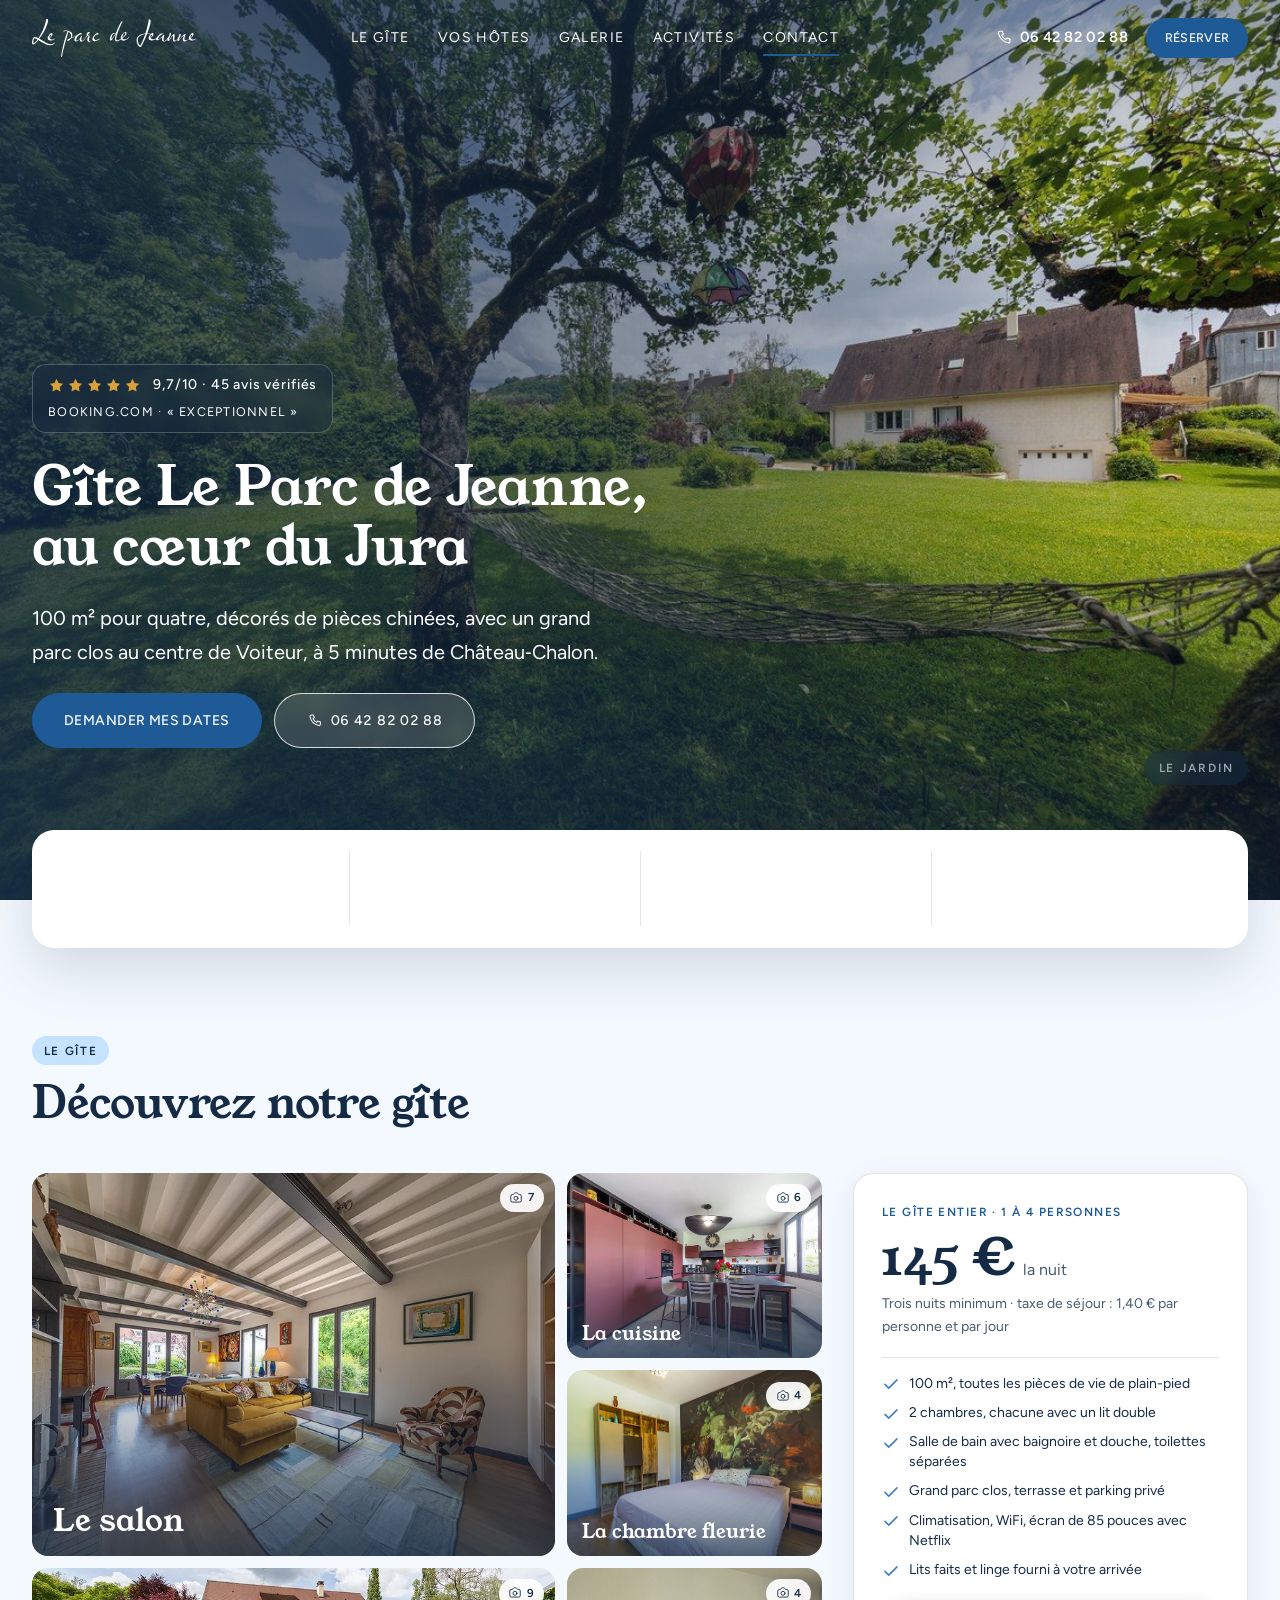
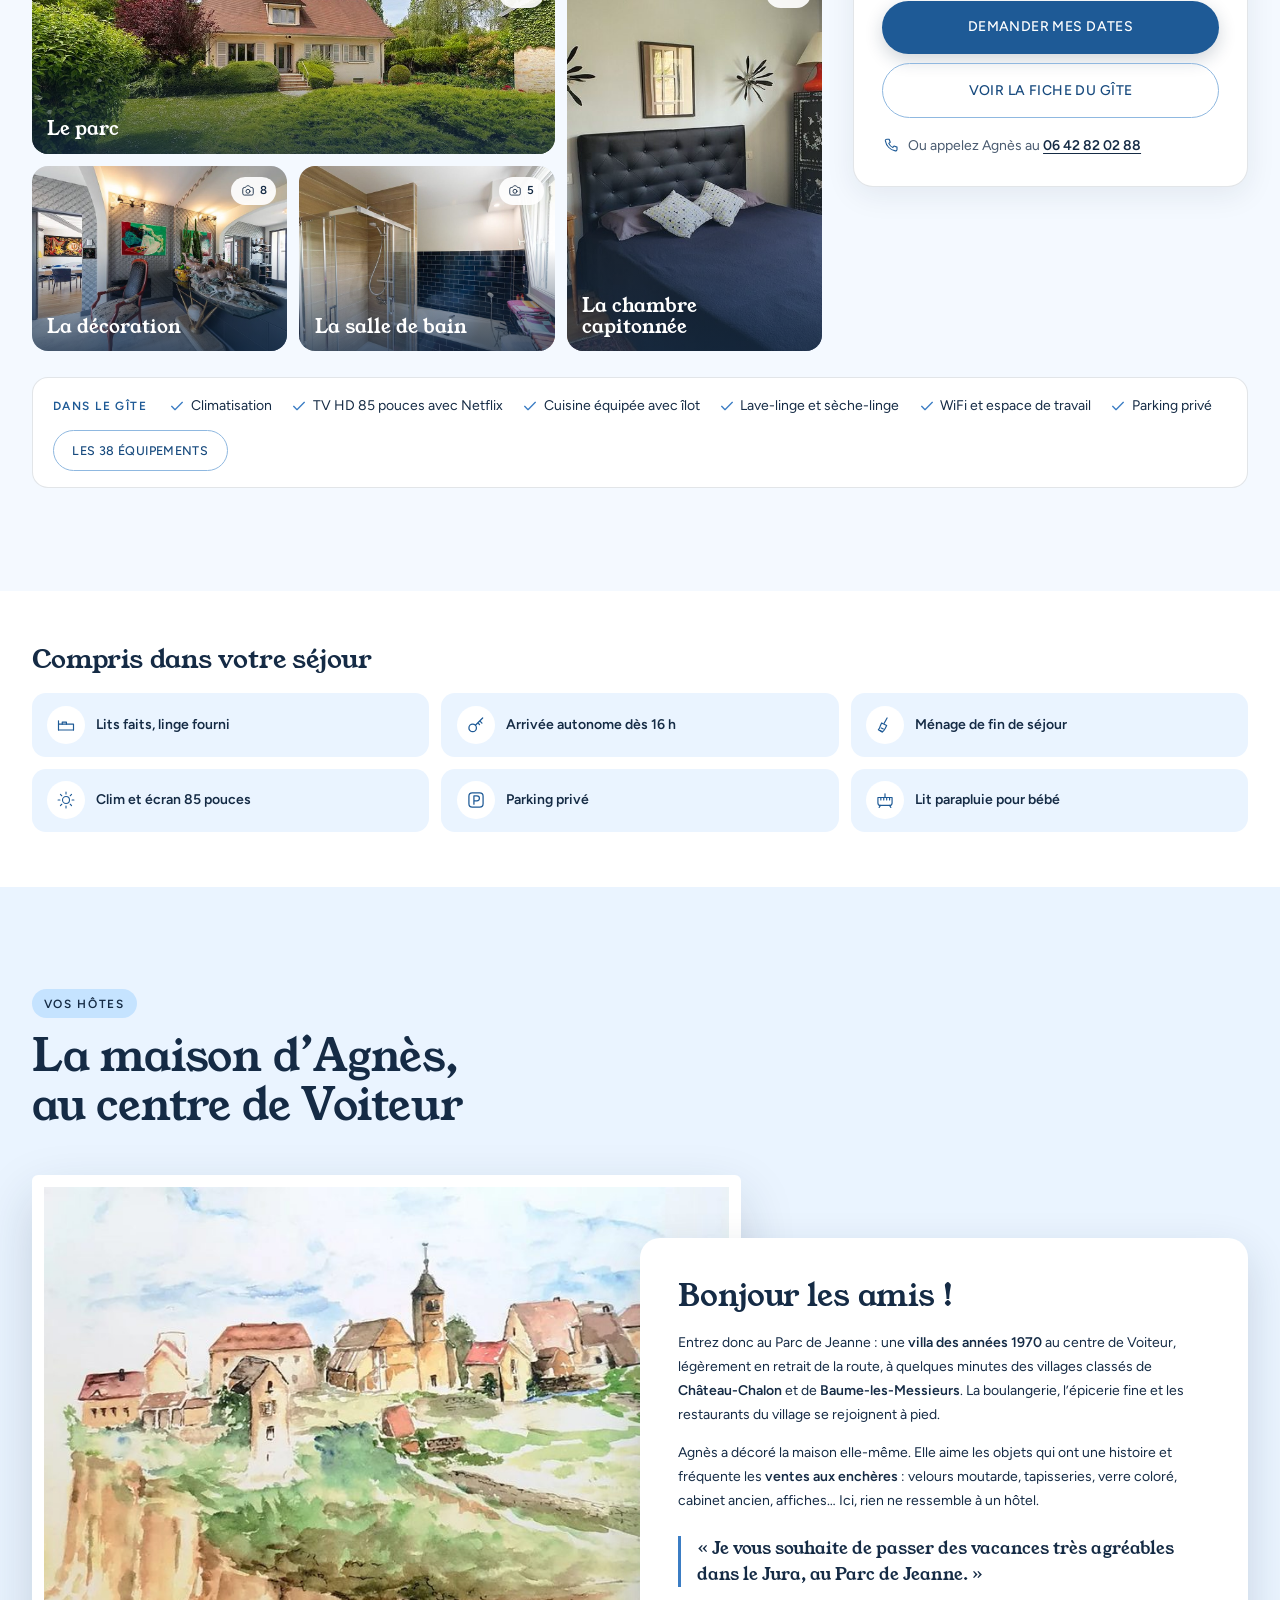
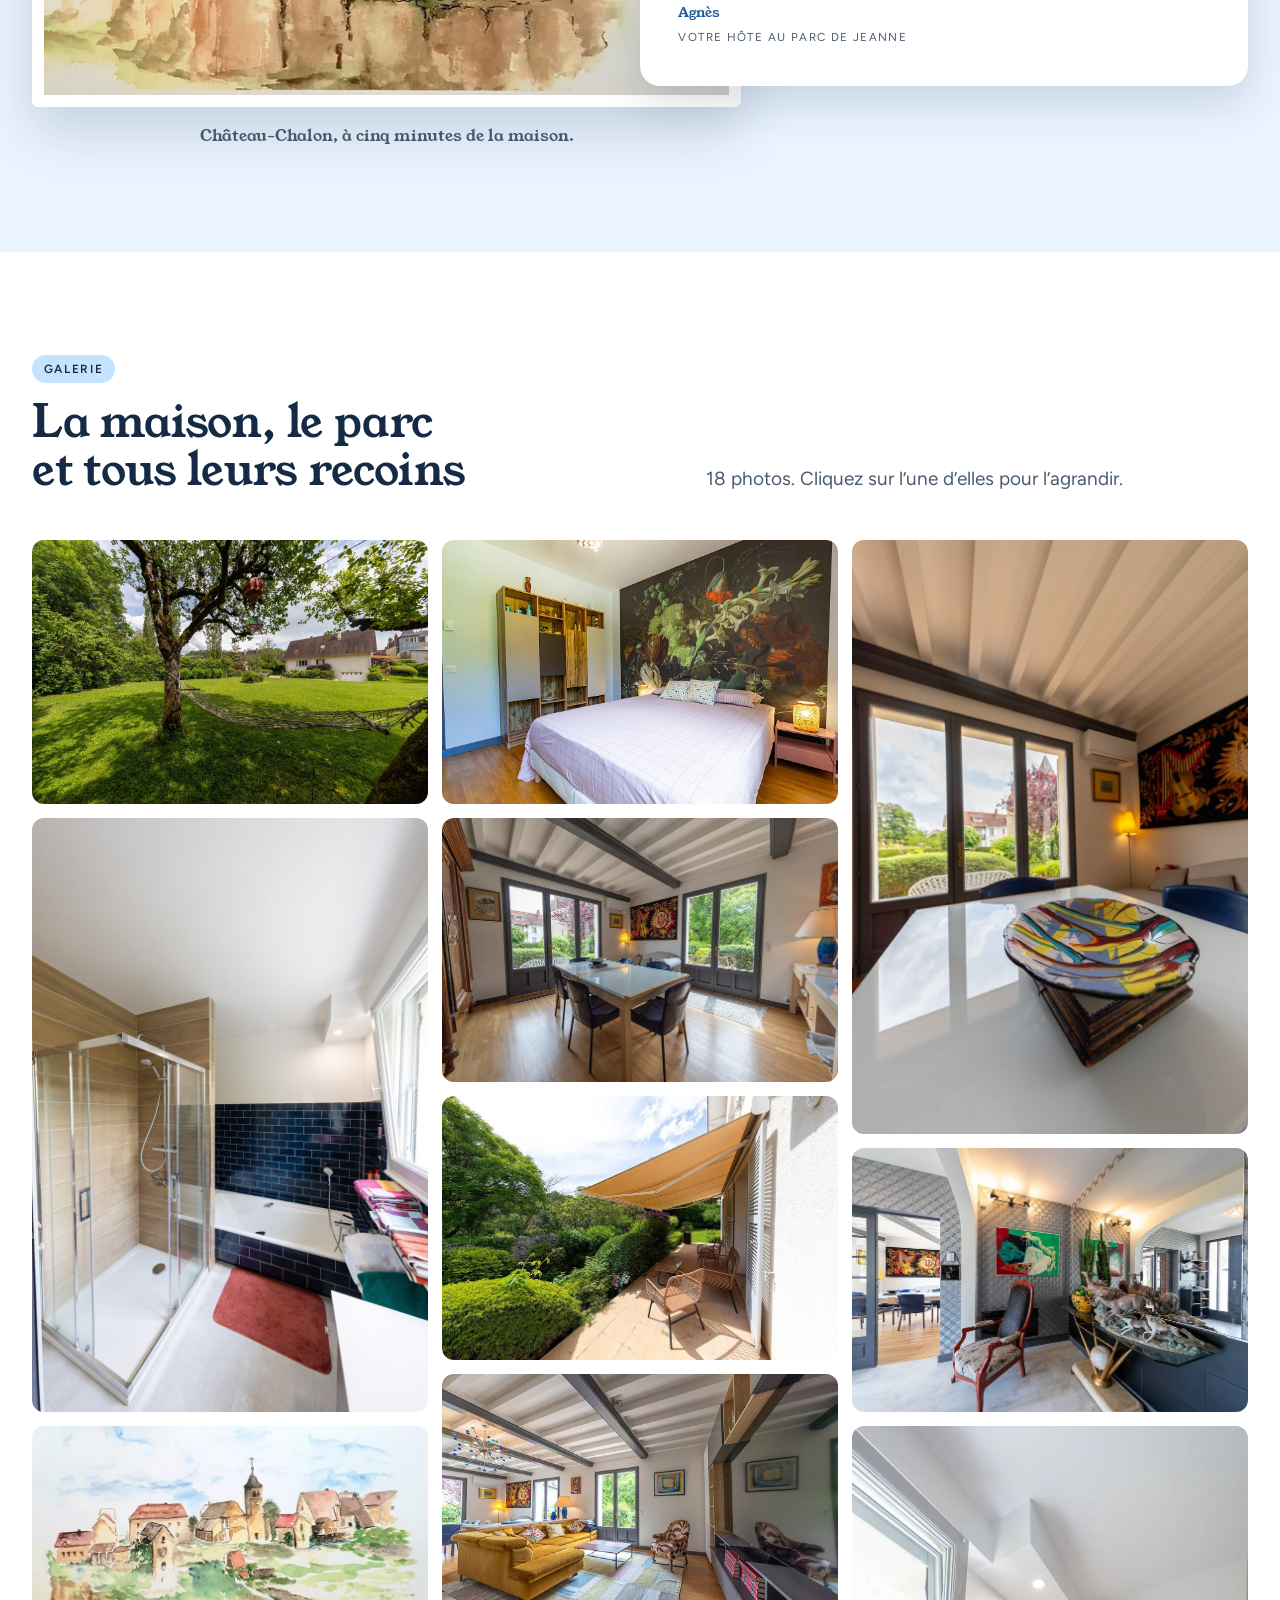
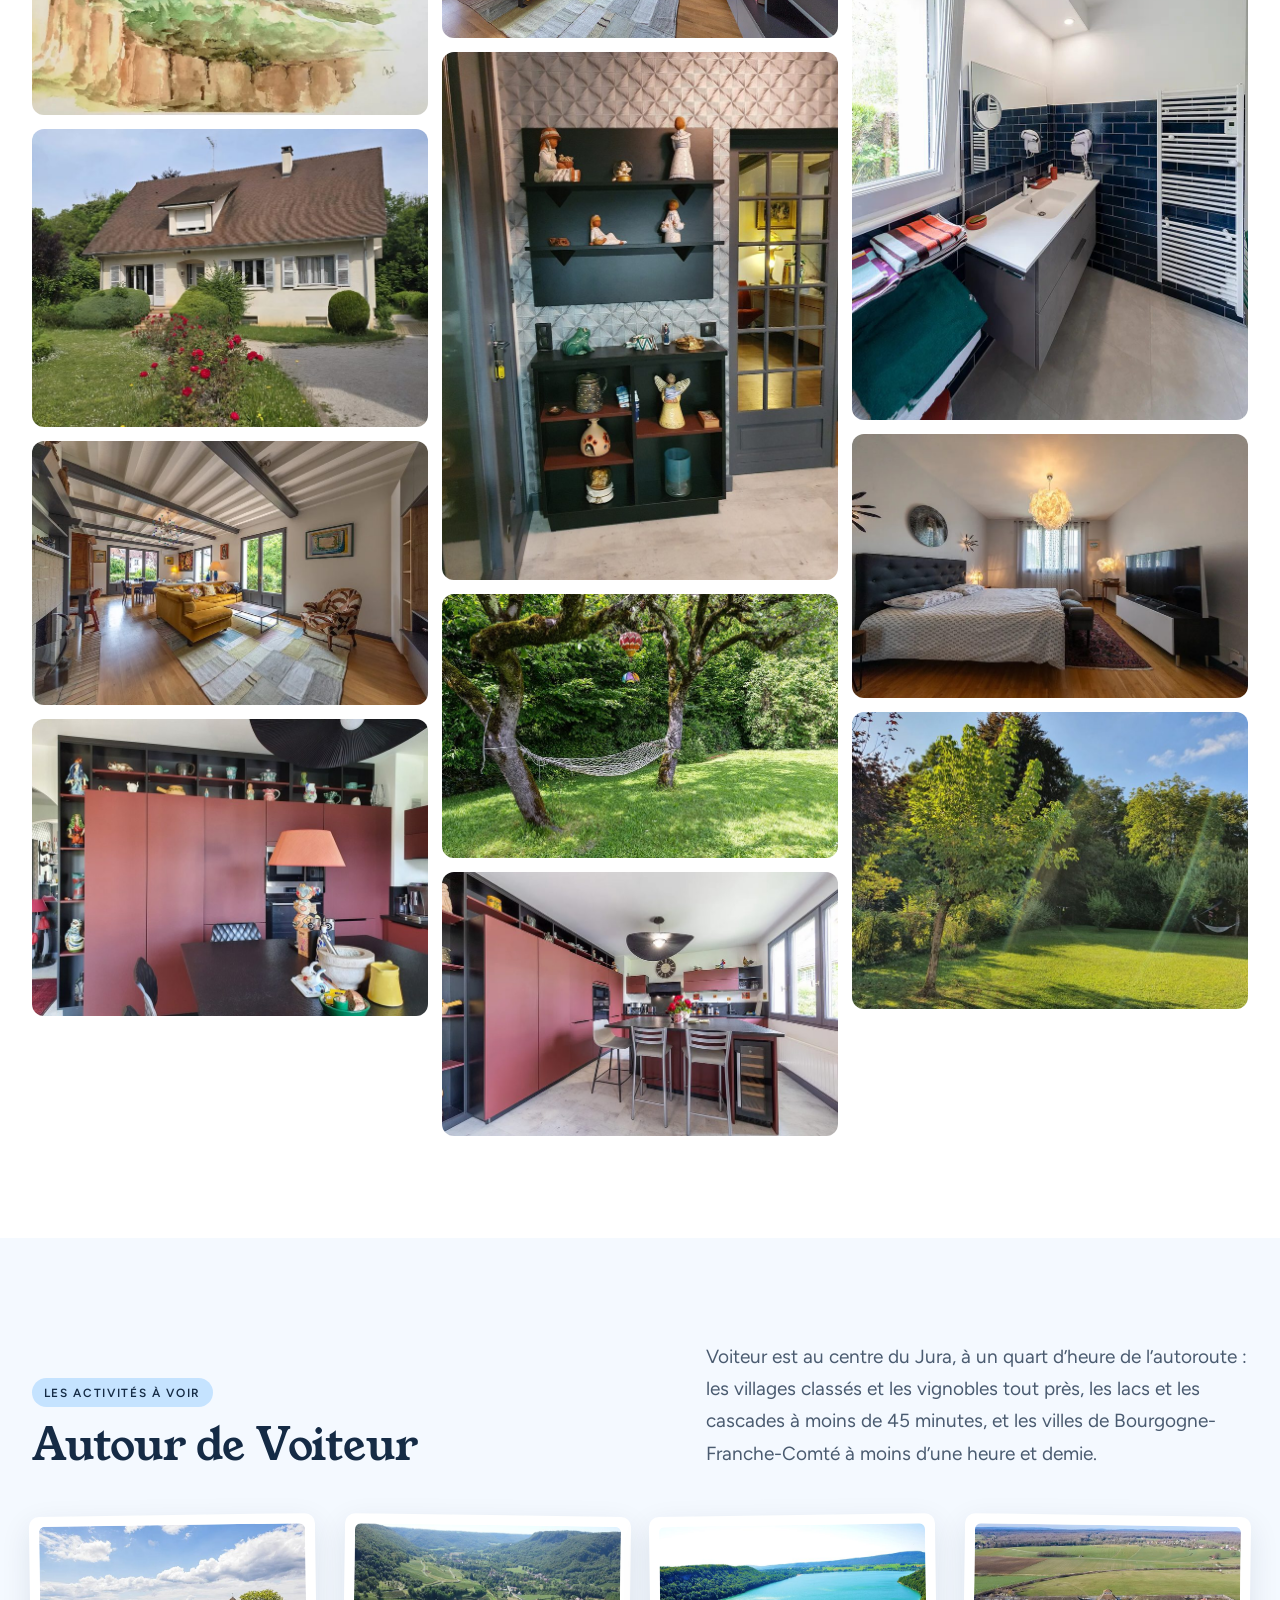
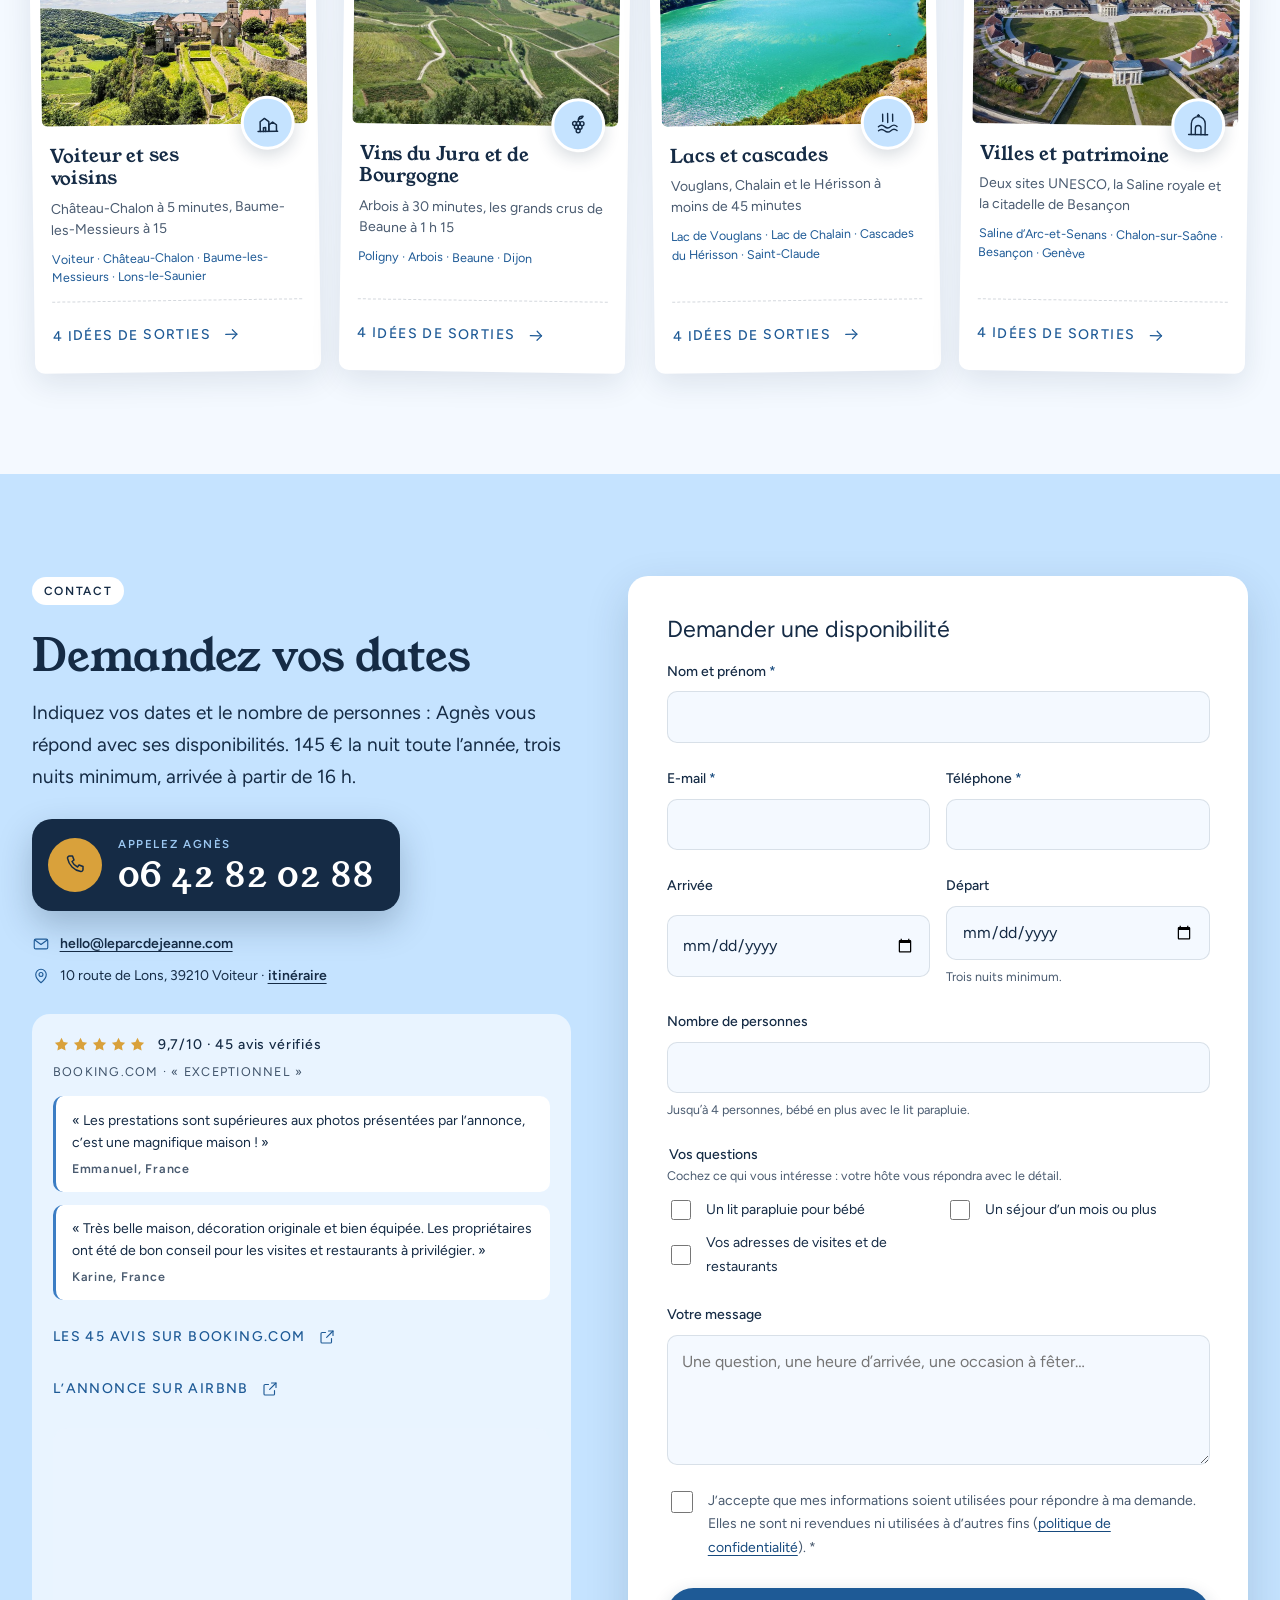
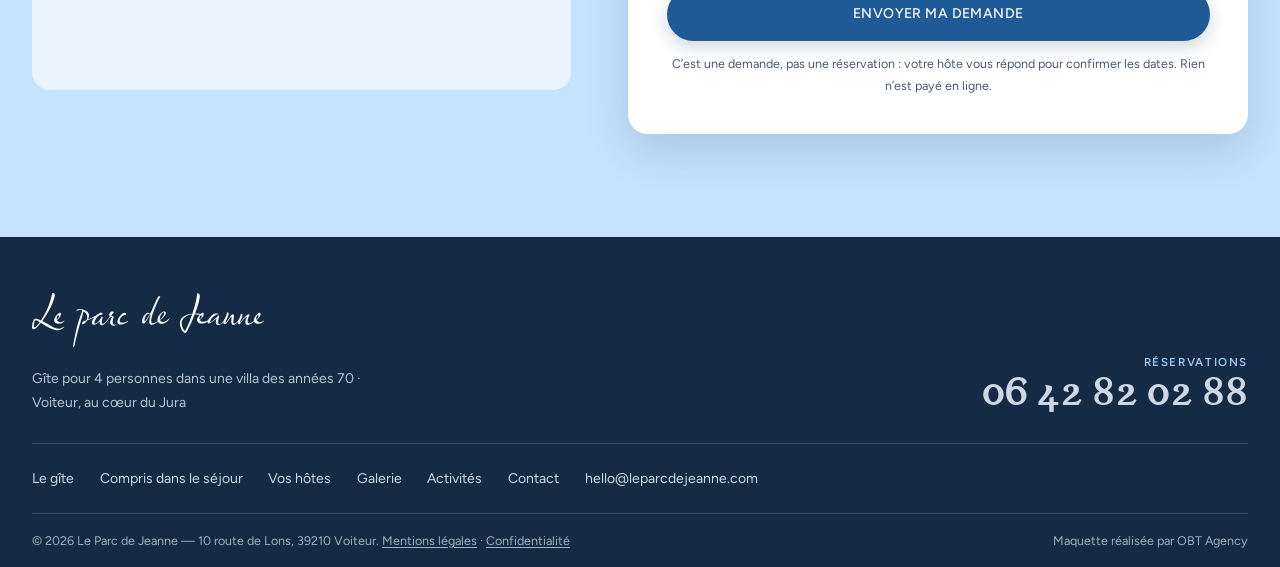
<file: index.html>
<!doctype html>
<html lang="fr" class="sans-js">
<head>
<meta charset="utf-8">
<meta name="viewport" content="width=device-width, initial-scale=1">

<title>Gîte à Voiteur, au cœur du Jura — Le Parc de Jeanne</title>
<meta name="description" content="Gîte de 100 m² pour 4 personnes à Voiteur, à 5 minutes de Château-Chalon : deux chambres, un grand parc clos, un parking privé. Noté 9,7/10 sur Booking.com.">
<meta name="robots" content="noindex, nofollow">
<meta name="theme-color" content="#152B45">

<meta property="og:type" content="website">
<meta property="og:locale" content="fr_FR">
<meta property="og:site_name" content="Le Parc de Jeanne">
<meta property="og:title" content="Gîte Le Parc de Jeanne, au cœur du Jura">
<meta property="og:description" content="Un gîte de 100 m² pour 4 personnes, décoré de pièces chinées, avec un grand parc clos, à Voiteur (Jura).">

<link rel="icon" href="assets/logo/favicon.svg" type="image/svg+xml">

<link rel="preconnect" href="https://fonts.googleapis.com">
<link rel="preconnect" href="https://fonts.gstatic.com" crossorigin>
<link rel="stylesheet" href="https://fonts.googleapis.com/css2?family=Young+Serif&family=Figtree:wght@400;500;600&display=swap">

<style>
  :root{--c-encre:#152B45;--c-ivoire:#F4F9FF;--h-header:76px}
  html{background:var(--c-ivoire)}
  body{margin:0;font-family:"Figtree",Helvetica,Arial,sans-serif;color:var(--c-encre)}
  .loader{position:fixed;inset:0;z-index:9999;display:grid;place-items:center;background:var(--c-encre)}
  .hero{min-height:min(100svh,880px);margin-top:calc(-1*var(--h-header));display:grid;position:relative;overflow:hidden;color:#fff}
  .entete{position:sticky;top:0;z-index:100;height:var(--h-header);display:flex;align-items:center}
  @media (max-width:767px){:root{--h-header:64px}}
</style>

<link rel="stylesheet" href="css/reset.css">
<link rel="stylesheet" href="css/tokens.css">
<link rel="stylesheet" href="css/style.css">
<link rel="stylesheet" href="css/parcdejeanne.css">

<script>document.documentElement.classList.remove('sans-js');</script>
<script>
  /* Rafraîchir la page ramène toujours au hero : le navigateur ne restaure
     plus la position de défilement, et l'ancre (#chambres…) laissée par un
     clic dans le menu est retirée. Un lien direct avec ancre, ouvert pour
     la première fois, garde son comportement normal. */
  (function () {
    if ('scrollRestoration' in history) history.scrollRestoration = 'manual';
    var nav = performance.getEntriesByType && performance.getEntriesByType('navigation')[0];
    var recharge = nav ? nav.type === 'reload' : (performance.navigation && performance.navigation.type === 1);
    if (!recharge) return;
    if (location.hash) history.replaceState(null, '', location.pathname + location.search);
    window.scrollTo(0, 0);
    window.addEventListener('load', function () { window.scrollTo(0, 0); });
  })();
</script>

<script type="application/ld+json">
{
  "@context": "https://schema.org",
  "@type": "LodgingBusiness",
  "name": "Le Parc de Jeanne",
  "description": "Gîte de 100 m² pour 4 personnes dans une villa des années 70 au centre de Voiteur (Jura) : deux chambres, un grand parc clos et un parking privé, à 5 minutes de Château-Chalon.",
  "url": "https://www.leparcdejeanne.com/",
  "telephone": "+33642820288",
  "email": "hello@leparcdejeanne.com",
  "priceRange": "145 € la nuit",
  "address": {
    "@type": "PostalAddress",
    "streetAddress": "10 route de Lons",
    "postalCode": "39210",
    "addressLocality": "Voiteur",
    "addressRegion": "Jura",
    "addressCountry": "FR"
  },
  "geo": {"@type": "GeoCoordinates", "latitude": 46.75452, "longitude": 5.61001},
  "numberOfRooms": 2,
  "petsAllowed": false,
  "checkinTime": "16:00",
  "checkoutTime": "11:00",
  "amenityFeature": [
    {"@type": "LocationFeatureSpecification", "name": "Climatisation", "value": true},
    {"@type": "LocationFeatureSpecification", "name": "Parking privé gratuit", "value": true},
    {"@type": "LocationFeatureSpecification", "name": "WiFi gratuit", "value": true},
    {"@type": "LocationFeatureSpecification", "name": "Jardin clos", "value": true}
  ]
}
</script>
</head>
<body>

<a class="saut-contenu" href="#top">Aller au contenu</a>

<div class="loader" id="loader" aria-hidden="true">
  <div class="loader__fond"><img class="image-fond" src="assets/img/chateau-chalon-pd-2400.jpg" srcset="assets/img/chateau-chalon-pd-800.jpg 800w, assets/img/chateau-chalon-pd-1600.jpg 1600w, assets/img/chateau-chalon-pd-2400.jpg 2400w" sizes="100vw" width="2400" height="1800" data-actif="1" fetchpriority="high" decoding="async" alt=""></div>
  <div class="loader__voile"></div>
  <div class="loader__logo">
    <span class="logo">
      <img class="logo__image" src="assets/logo/logo-blanc.svg" width="408" height="95" alt="">
    </span>
    <span class="loader__lieu">Gîte · Voiteur · au cœur du Jura</span>
  </div>
</div>

<header class="entete" id="entete" data-etat="transparent">
  <div class="contenant entete__grille">
    <a class="logo entete__logo" href="#top" aria-label="Le Parc de Jeanne, retour en haut de page">
      <img class="logo__image logo__image--sombre" src="assets/logo/logo-nuit.svg" width="408" height="95" alt="">
      <img class="logo__image logo__image--clair" src="assets/logo/logo-blanc.svg" width="408" height="95" alt="">
    </a>

    <nav class="nav" aria-label="Navigation principale">
      <ul class="nav__liste">
        <li><a class="nav__lien" data-nav-lien href="#chambres">Le gîte</a></li>
        <li><a class="nav__lien" data-nav-lien href="#maison">Vos hôtes</a></li>
        <li><a class="nav__lien" data-nav-lien href="#galerie">Galerie</a></li>
        <li><a class="nav__lien" data-nav-lien href="#activites">Activités</a></li>
        <li><a class="nav__lien" data-nav-lien href="#contact">Contact</a></li>
      </ul>
    </nav>

    <div class="entete__actions">
            <a class="entete__tel" href="tel:+33642820288" aria-label="Appeler le Parc de Jeanne au 06 42 82 02 88">
        <svg viewBox="0 0 24 24" fill="none" stroke="currentColor" stroke-width="1.5" stroke-linecap="round" stroke-linejoin="round" aria-hidden="true"><path d="M6.5 3h3l1.5 4-2 1.5a11 11 0 0 0 5.5 5.5l1.5-2 4 1.5v3a2 2 0 0 1-2.2 2A16.5 16.5 0 0 1 4.5 5.2 2 2 0 0 1 6.5 3z"/></svg><span>06 42 82 02 88</span>
      </a>
      <a class="btn btn--primaire btn--reserver btn--compact" href="#contact">Réserver</a>
      <button type="button" class="burger" id="burger" aria-expanded="false"
              aria-controls="nav-mobile" aria-label="Ouvrir le menu">
        <span class="burger__ouvrir"><svg viewBox="0 0 24 24" fill="none" stroke="currentColor" stroke-width="1.7" stroke-linecap="round" aria-hidden="true"><path d="M4 7h16M4 12h16M4 17h16"/></svg></span>
        <span class="burger__fermer"><svg viewBox="0 0 24 24" fill="none" stroke="currentColor" stroke-width="1.7" stroke-linecap="round" aria-hidden="true"><path d="M6 6l12 12M18 6L6 18"/></svg></span>
      </button>
    </div>
  </div>
</header>

<div class="nav-mobile texture-aquarelle" id="nav-mobile" aria-label="Menu">
  <nav class="contenant">
    <ul class="nav-mobile__liste">
      <li><a class="nav-mobile__lien" href="#chambres">Le gîte</a></li>
      <li><a class="nav-mobile__lien" href="#prestations">Compris dans le séjour</a></li>
      <li><a class="nav-mobile__lien" href="#maison">Vos hôtes</a></li>
      <li><a class="nav-mobile__lien" href="#galerie">Galerie</a></li>
      <li><a class="nav-mobile__lien" href="#activites">Activités</a></li>
      <li><a class="nav-mobile__lien" href="#contact">Contact</a></li>
    </ul>
    <div class="nav-mobile__pied">
      <a class="btn btn--primaire btn--pleine" href="tel:+33642820288">Appeler le 06 42 82 02 88</a>
    </div>
  </nav>
</div>

<main id="contenu">

<section class="hero hero--pdj" id="top">
  <div class="hero__fond"><div class="diaporama" data-diaporama data-duree="3000"><img class="image-fond" src="assets/img/parc-arbre-villa-1200.jpg" srcset="assets/img/parc-arbre-villa-800.jpg 800w, assets/img/parc-arbre-villa-1200.jpg 1200w" sizes="100vw" width="1200" height="800" data-actif="1" fetchpriority="high" decoding="async" alt=""><span class="hero__legende" aria-hidden="true">Le jardin</span><img class="image-fond" src="assets/img/salon-1200.jpg" srcset="assets/img/salon-800.jpg 800w, assets/img/salon-1200.jpg 1200w" sizes="100vw" width="1200" height="800" fetchpriority="low" decoding="async" alt=""><span class="hero__legende" aria-hidden="true">Le salon</span><img class="image-fond" src="assets/img/ch-fleurs-1200.jpg" srcset="assets/img/ch-fleurs-800.jpg 800w, assets/img/ch-fleurs-1200.jpg 1200w" sizes="100vw" width="1200" height="800" fetchpriority="low" decoding="async" alt=""><span class="hero__legende" aria-hidden="true">La chambre fleurie</span></div></div>
  <div class="hero__voile"></div>
  <div class="contenant hero__contenu">
    <div class="avis-badge avis-badge--clair" data-source="Booking.com" data-note="9,7" data-volume="45"><p class="avis-badge__ligne"><span class="avis-badge__etoiles" aria-hidden="true"><svg viewBox="0 0 24 24" fill="currentColor" aria-hidden="true"><path d="M12 2.6l2.9 5.9 6.5.95-4.7 4.6 1.1 6.5L12 17.5l-5.8 3.05 1.1-6.5-4.7-4.6 6.5-.95z"/></svg><svg viewBox="0 0 24 24" fill="currentColor" aria-hidden="true"><path d="M12 2.6l2.9 5.9 6.5.95-4.7 4.6 1.1 6.5L12 17.5l-5.8 3.05 1.1-6.5-4.7-4.6 6.5-.95z"/></svg><svg viewBox="0 0 24 24" fill="currentColor" aria-hidden="true"><path d="M12 2.6l2.9 5.9 6.5.95-4.7 4.6 1.1 6.5L12 17.5l-5.8 3.05 1.1-6.5-4.7-4.6 6.5-.95z"/></svg><svg viewBox="0 0 24 24" fill="currentColor" aria-hidden="true"><path d="M12 2.6l2.9 5.9 6.5.95-4.7 4.6 1.1 6.5L12 17.5l-5.8 3.05 1.1-6.5-4.7-4.6 6.5-.95z"/></svg><svg viewBox="0 0 24 24" fill="currentColor" aria-hidden="true"><path d="M12 2.6l2.9 5.9 6.5.95-4.7 4.6 1.1 6.5L12 17.5l-5.8 3.05 1.1-6.5-4.7-4.6 6.5-.95z"/></svg></span><span class="avis-badge__note">9,7/10 · 45 avis vérifiés</span></p><p class="avis-badge__source">Booking.com · « Exceptionnel »</p></div>
    <h1 class="hero__titre"><span class="hero__titre-ligne">Gîte Le Parc de Jeanne,</span> au cœur du Jura</h1>
    <p class="hero__sous-titre">
      100 m² pour quatre, décorés de pièces chinées, avec un grand parc clos au centre
      de Voiteur, à 5 minutes de Château‑Chalon.
    </p>
    <div class="hero__ctas">
      <a class="btn btn--primaire btn--reserver" href="#contact">Demander mes dates</a>
      <a class="btn btn--tel" href="tel:+33642820288" aria-label="Contacter Agnès au 06 42 82 02 88">
        <svg viewBox="0 0 24 24" fill="none" stroke="currentColor" stroke-width="1.5" stroke-linecap="round" stroke-linejoin="round" aria-hidden="true"><path d="M6.5 3h3l1.5 4-2 1.5a11 11 0 0 0 5.5 5.5l1.5-2 4 1.5v3a2 2 0 0 1-2.2 2A16.5 16.5 0 0 1 4.5 5.2 2 2 0 0 1 6.5 3z"/></svg><span>06 42 82 02 88</span>
      </a>
    </div>
  </div>
</section>

<section class="reperes" id="points" aria-label="Le Parc de Jeanne en quatre chiffres">
  <div class="contenant">
    <ul class="reperes__carte">
      <li class="repere">
        <span class="repere__icone"><svg viewBox="0 0 24 24" fill="none" stroke="currentColor" stroke-width="1.4" stroke-linecap="round" stroke-linejoin="round" aria-hidden="true"><path d="M3.5 10.5L12 3.5l8.5 7"/><path d="M5.5 9.8V20h13V9.8"/><path d="M10 20v-5.5h4V20"/></svg></span>
        <span class="repere__texte">
          <span class="repere__chiffre">100 m²</span>
          <span class="repere__libelle">de plain-pied, pour 4 personnes</span>
        </span>
      </li>
      <li class="repere">
        <span class="repere__icone"><svg viewBox="0 0 24 24" fill="none" stroke="currentColor" stroke-width="1.4" stroke-linecap="round" stroke-linejoin="round" aria-hidden="true"><path d="M3 18v-7h18v7"/><path d="M3 18h18"/><path d="M3 11V7"/><path d="M7.5 11V8.5h5V11"/></svg></span>
        <span class="repere__texte">
          <span class="repere__chiffre">2 chambres</span>
          <span class="repere__libelle">les lits faits, le linge fourni</span>
        </span>
      </li>
      <li class="repere">
        <span class="repere__icone"><svg viewBox="0 0 24 24" fill="currentColor" aria-hidden="true"><path d="M12 2.6l2.9 5.9 6.5.95-4.7 4.6 1.1 6.5L12 17.5l-5.8 3.05 1.1-6.5-4.7-4.6 6.5-.95z"/></svg></span>
        <span class="repere__texte">
          <span class="repere__chiffre">9,7/10</span>
          <span class="repere__libelle">sur 45 avis Booking.com</span>
        </span>
      </li>
      <li class="repere">
        <span class="repere__icone"><svg viewBox="0 0 24 24" fill="none" stroke="currentColor" stroke-width="1.4" stroke-linecap="round" stroke-linejoin="round" aria-hidden="true"><path d="M3 20h18"/><path d="M5 20V11l4-3 4 3v9"/><path d="M13 20v-6l3.5-2.5L20 14v6"/><path d="M8 20v-3.5h2V20"/></svg></span>
        <span class="repere__texte">
          <span class="repere__chiffre">5 min</span>
          <span class="repere__libelle">de Château-Chalon, l’un des Plus Beaux Villages de France</span>
        </span>
      </li>
    </ul>
  </div>
</section>

<section class="section bloc-gite" id="chambres">
  <div class="contenant">
    <header class="entete-section apparait">
      <div class="entete-section__titre">
        <span class="surtitre">Le gîte</span>
        <h2>Découvrez notre gîte</h2>
      </div>
    </header>

    <div class="gite__grille">
      <div class="mosaique">
        <button type="button" class="tuile tuile--grande apparait" data-rang="0" data-modale-cible="modale-salon" aria-label="Le salon : voir les 7 photos et le détail"><img class="tuile__photo" src="assets/img/salon-large-1200.jpg" srcset="assets/img/salon-large-800.jpg 800w, assets/img/salon-large-1200.jpg 1200w" sizes="(max-width: 767px) 92vw, 40vw" width="1200" height="800" loading="lazy" decoding="async" alt="Le salon et, au fond, la salle à manger ouverte sur le jardin"><span class="tuile__voile" aria-hidden="true"></span><span class="tuile__nom">Le salon</span><span class="tuile__compte" aria-hidden="true"><svg viewBox="0 0 24 24" fill="none" stroke="currentColor" stroke-width="1.5" stroke-linecap="round" stroke-linejoin="round"><path d="M3 8.5A2.5 2.5 0 0 1 5.5 6h1.3a2 2 0 0 0 1.7-.95l.6-1.1A2 2 0 0 1 10.8 3h2.4a2 2 0 0 1 1.7 1l.6 1.05A2 2 0 0 0 17.2 6h1.3A2.5 2.5 0 0 1 21 8.5v8A2.5 2.5 0 0 1 18.5 19h-13A2.5 2.5 0 0 1 3 16.5z"/><circle cx="12" cy="12.5" r="3.4"/></svg>7</span></button>
<button type="button" class="tuile  apparait" data-rang="1" data-modale-cible="modale-cuisine" aria-label="La cuisine : voir les 6 photos et le détail"><img class="tuile__photo" src="assets/img/cuisine-1200.jpg" srcset="assets/img/cuisine-800.jpg 800w, assets/img/cuisine-1200.jpg 1200w" sizes="(max-width: 767px) 46vw, 20vw" width="1200" height="800" loading="lazy" decoding="async" alt="La cuisine et son îlot central"><span class="tuile__voile" aria-hidden="true"></span><span class="tuile__nom">La cuisine</span><span class="tuile__compte" aria-hidden="true"><svg viewBox="0 0 24 24" fill="none" stroke="currentColor" stroke-width="1.5" stroke-linecap="round" stroke-linejoin="round"><path d="M3 8.5A2.5 2.5 0 0 1 5.5 6h1.3a2 2 0 0 0 1.7-.95l.6-1.1A2 2 0 0 1 10.8 3h2.4a2 2 0 0 1 1.7 1l.6 1.05A2 2 0 0 0 17.2 6h1.3A2.5 2.5 0 0 1 21 8.5v8A2.5 2.5 0 0 1 18.5 19h-13A2.5 2.5 0 0 1 3 16.5z"/><circle cx="12" cy="12.5" r="3.4"/></svg>6</span></button>
<button type="button" class="tuile  apparait" data-rang="2" data-modale-cible="modale-chambre-fleurie" aria-label="La chambre fleurie : voir les 4 photos et le détail"><img class="tuile__photo" src="assets/img/ch-fleurs-1200.jpg" srcset="assets/img/ch-fleurs-800.jpg 800w, assets/img/ch-fleurs-1200.jpg 1200w" sizes="(max-width: 767px) 46vw, 20vw" width="1200" height="800" loading="lazy" decoding="async" alt="La chambre au grand papier peint fleuri"><span class="tuile__voile" aria-hidden="true"></span><span class="tuile__nom">La chambre fleurie</span><span class="tuile__compte" aria-hidden="true"><svg viewBox="0 0 24 24" fill="none" stroke="currentColor" stroke-width="1.5" stroke-linecap="round" stroke-linejoin="round"><path d="M3 8.5A2.5 2.5 0 0 1 5.5 6h1.3a2 2 0 0 0 1.7-.95l.6-1.1A2 2 0 0 1 10.8 3h2.4a2 2 0 0 1 1.7 1l.6 1.05A2 2 0 0 0 17.2 6h1.3A2.5 2.5 0 0 1 21 8.5v8A2.5 2.5 0 0 1 18.5 19h-13A2.5 2.5 0 0 1 3 16.5z"/><circle cx="12" cy="12.5" r="3.4"/></svg>4</span></button>
<button type="button" class="tuile tuile--large apparait" data-rang="0" data-modale-cible="modale-parc" aria-label="Le parc : voir les 9 photos et le détail"><img class="tuile__photo" src="assets/img/villa-1200.jpg" srcset="assets/img/villa-800.jpg 800w, assets/img/villa-1200.jpg 1200w" sizes="(max-width: 767px) 92vw, 40vw" width="1200" height="800" loading="lazy" decoding="async" alt="La villa des années 70 au milieu de son parc"><span class="tuile__voile" aria-hidden="true"></span><span class="tuile__nom">Le parc</span><span class="tuile__compte" aria-hidden="true"><svg viewBox="0 0 24 24" fill="none" stroke="currentColor" stroke-width="1.5" stroke-linecap="round" stroke-linejoin="round"><path d="M3 8.5A2.5 2.5 0 0 1 5.5 6h1.3a2 2 0 0 0 1.7-.95l.6-1.1A2 2 0 0 1 10.8 3h2.4a2 2 0 0 1 1.7 1l.6 1.05A2 2 0 0 0 17.2 6h1.3A2.5 2.5 0 0 1 21 8.5v8A2.5 2.5 0 0 1 18.5 19h-13A2.5 2.5 0 0 1 3 16.5z"/><circle cx="12" cy="12.5" r="3.4"/></svg>9</span></button>
<button type="button" class="tuile tuile--haute apparait" data-rang="1" data-modale-cible="modale-chambre-capitonnee" aria-label="La chambre capitonnée : voir les 4 photos et le détail"><img class="tuile__photo" src="assets/img/ch-capiton-meuble-1200.jpg" srcset="assets/img/ch-capiton-meuble-800.jpg 800w, assets/img/ch-capiton-meuble-1200.jpg 1200w" sizes="(max-width: 767px) 92vw, 40vw" width="1200" height="900" loading="lazy" decoding="async" alt="La chambre capitonnée et son cabinet laqué noir"><span class="tuile__voile" aria-hidden="true"></span><span class="tuile__nom">La chambre capitonnée</span><span class="tuile__compte" aria-hidden="true"><svg viewBox="0 0 24 24" fill="none" stroke="currentColor" stroke-width="1.5" stroke-linecap="round" stroke-linejoin="round"><path d="M3 8.5A2.5 2.5 0 0 1 5.5 6h1.3a2 2 0 0 0 1.7-.95l.6-1.1A2 2 0 0 1 10.8 3h2.4a2 2 0 0 1 1.7 1l.6 1.05A2 2 0 0 0 17.2 6h1.3A2.5 2.5 0 0 1 21 8.5v8A2.5 2.5 0 0 1 18.5 19h-13A2.5 2.5 0 0 1 3 16.5z"/><circle cx="12" cy="12.5" r="3.4"/></svg>4</span></button>
<button type="button" class="tuile  apparait" data-rang="2" data-modale-cible="modale-decoration" aria-label="La décoration : voir les 8 photos et le détail"><img class="tuile__photo" src="assets/img/entree-1200.jpg" srcset="assets/img/entree-800.jpg 800w, assets/img/entree-1200.jpg 1200w" sizes="(max-width: 767px) 46vw, 20vw" width="1200" height="800" loading="lazy" decoding="async" alt="Le hall d’entrée, ses tableaux et sa sculpture"><span class="tuile__voile" aria-hidden="true"></span><span class="tuile__nom">La décoration</span><span class="tuile__compte" aria-hidden="true"><svg viewBox="0 0 24 24" fill="none" stroke="currentColor" stroke-width="1.5" stroke-linecap="round" stroke-linejoin="round"><path d="M3 8.5A2.5 2.5 0 0 1 5.5 6h1.3a2 2 0 0 0 1.7-.95l.6-1.1A2 2 0 0 1 10.8 3h2.4a2 2 0 0 1 1.7 1l.6 1.05A2 2 0 0 0 17.2 6h1.3A2.5 2.5 0 0 1 21 8.5v8A2.5 2.5 0 0 1 18.5 19h-13A2.5 2.5 0 0 1 3 16.5z"/><circle cx="12" cy="12.5" r="3.4"/></svg>8</span></button>
<button type="button" class="tuile  apparait" data-rang="0" data-modale-cible="modale-salle-de-bain" aria-label="La salle de bain : voir les 5 photos et le détail"><img class="tuile__photo" src="assets/img/sdb-douche-1067.jpg" srcset="assets/img/sdb-douche-800.jpg 800w, assets/img/sdb-douche-1067.jpg 1067w" sizes="(max-width: 767px) 46vw, 20vw" width="1067" height="1600" loading="lazy" decoding="async" alt="La cabine de douche vitrée et la baignoire, sous le carrelage bleu nuit"><span class="tuile__voile" aria-hidden="true"></span><span class="tuile__nom">La salle de bain</span><span class="tuile__compte" aria-hidden="true"><svg viewBox="0 0 24 24" fill="none" stroke="currentColor" stroke-width="1.5" stroke-linecap="round" stroke-linejoin="round"><path d="M3 8.5A2.5 2.5 0 0 1 5.5 6h1.3a2 2 0 0 0 1.7-.95l.6-1.1A2 2 0 0 1 10.8 3h2.4a2 2 0 0 1 1.7 1l.6 1.05A2 2 0 0 0 17.2 6h1.3A2.5 2.5 0 0 1 21 8.5v8A2.5 2.5 0 0 1 18.5 19h-13A2.5 2.5 0 0 1 3 16.5z"/><circle cx="12" cy="12.5" r="3.4"/></svg>5</span></button>
      </div>
      <aside class="fiche-gite apparait" data-rang="1" aria-label="Tarif et réservation">
        <p class="fiche-gite__surtitre">Le gîte entier · 1 à 4 personnes</p><p class="fiche-gite__prix"><span class="fiche-gite__montant">145 €</span> <span class="fiche-gite__unite">la nuit</span></p><p class="fiche-gite__note">Trois nuits minimum · taxe de séjour : 1,40 € par personne et par jour</p><ul class="fiche-gite__liste"><li><svg viewBox="0 0 24 24" fill="none" stroke="currentColor" stroke-width="2" stroke-linecap="round" stroke-linejoin="round" aria-hidden="true"><path d="M4 12.5l5 5L20 6.5"/></svg><span>100 m², toutes les pièces de vie de plain-pied</span></li><li><svg viewBox="0 0 24 24" fill="none" stroke="currentColor" stroke-width="2" stroke-linecap="round" stroke-linejoin="round" aria-hidden="true"><path d="M4 12.5l5 5L20 6.5"/></svg><span>2 chambres, chacune avec un lit double</span></li><li><svg viewBox="0 0 24 24" fill="none" stroke="currentColor" stroke-width="2" stroke-linecap="round" stroke-linejoin="round" aria-hidden="true"><path d="M4 12.5l5 5L20 6.5"/></svg><span>Salle de bain avec baignoire et douche, toilettes séparées</span></li><li><svg viewBox="0 0 24 24" fill="none" stroke="currentColor" stroke-width="2" stroke-linecap="round" stroke-linejoin="round" aria-hidden="true"><path d="M4 12.5l5 5L20 6.5"/></svg><span>Grand parc clos, terrasse et parking privé</span></li><li><svg viewBox="0 0 24 24" fill="none" stroke="currentColor" stroke-width="2" stroke-linecap="round" stroke-linejoin="round" aria-hidden="true"><path d="M4 12.5l5 5L20 6.5"/></svg><span>Climatisation, WiFi, écran de 85 pouces avec Netflix</span></li><li><svg viewBox="0 0 24 24" fill="none" stroke="currentColor" stroke-width="2" stroke-linecap="round" stroke-linejoin="round" aria-hidden="true"><path d="M4 12.5l5 5L20 6.5"/></svg><span>Lits faits et linge fourni à votre arrivée</span></li></ul><div class="fiche-gite__actions"><a class="btn btn--primaire btn--pleine" href="#contact">Demander mes dates</a><button type="button" class="btn btn--contour btn--pleine" data-modale-cible="modale-gite">Voir la fiche du gîte</button></div><p class="fiche-gite__tel"><svg viewBox="0 0 24 24" fill="none" stroke="currentColor" stroke-width="1.5" stroke-linecap="round" stroke-linejoin="round" aria-hidden="true"><path d="M6.5 3h3l1.5 4-2 1.5a11 11 0 0 0 5.5 5.5l1.5-2 4 1.5v3a2 2 0 0 1-2.2 2A16.5 16.5 0 0 1 4.5 5.2 2 2 0 0 1 6.5 3z"/></svg><span>Ou appelez Agnès au <a href="tel:+33642820288">06 42 82 02 88</a></span></p>
      </aside>
    </div>

    <div class="bande-equipements apparait">
      <p class="bande-equipements__titre">Dans le gîte</p><ul class="bande-equipements__liste"><li><svg viewBox="0 0 24 24" fill="none" stroke="currentColor" stroke-width="2" stroke-linecap="round" stroke-linejoin="round" aria-hidden="true"><path d="M4 12.5l5 5L20 6.5"/></svg><span>Climatisation</span></li><li><svg viewBox="0 0 24 24" fill="none" stroke="currentColor" stroke-width="2" stroke-linecap="round" stroke-linejoin="round" aria-hidden="true"><path d="M4 12.5l5 5L20 6.5"/></svg><span>TV HD 85 pouces avec Netflix</span></li><li><svg viewBox="0 0 24 24" fill="none" stroke="currentColor" stroke-width="2" stroke-linecap="round" stroke-linejoin="round" aria-hidden="true"><path d="M4 12.5l5 5L20 6.5"/></svg><span>Cuisine équipée avec îlot</span></li><li><svg viewBox="0 0 24 24" fill="none" stroke="currentColor" stroke-width="2" stroke-linecap="round" stroke-linejoin="round" aria-hidden="true"><path d="M4 12.5l5 5L20 6.5"/></svg><span>Lave-linge et sèche-linge</span></li><li><svg viewBox="0 0 24 24" fill="none" stroke="currentColor" stroke-width="2" stroke-linecap="round" stroke-linejoin="round" aria-hidden="true"><path d="M4 12.5l5 5L20 6.5"/></svg><span>WiFi et espace de travail</span></li><li><svg viewBox="0 0 24 24" fill="none" stroke="currentColor" stroke-width="2" stroke-linecap="round" stroke-linejoin="round" aria-hidden="true"><path d="M4 12.5l5 5L20 6.5"/></svg><span>Parking privé</span></li></ul><button type="button" class="btn btn--contour btn--compact" data-modale-cible="modale-equipements">Les 38 équipements</button>
    </div>
  </div>
</section>

<section class="bloc-compris" id="prestations" aria-labelledby="compris-titre">
  <div class="contenant compris__bande">
    <h2 class="compris__titre" id="compris-titre">Compris dans votre séjour</h2>
    <ul class="compris__ligne">
      <li class="compris__bloc"><span class="compris__icone" aria-hidden="true"><svg viewBox="0 0 24 24" fill="none" stroke="currentColor" stroke-width="1.4" stroke-linecap="round" stroke-linejoin="round" aria-hidden="true"><path d="M3 18v-7h18v7"/><path d="M3 18h18"/><path d="M3 11V7"/><path d="M7.5 11V8.5h5V11"/></svg></span><span class="compris__libelle">Lits faits, linge fourni</span></li><li class="compris__bloc"><span class="compris__icone" aria-hidden="true"><svg viewBox="0 0 24 24" fill="none" stroke="currentColor" stroke-width="1.5" stroke-linecap="round" stroke-linejoin="round" aria-hidden="true"><circle cx="8" cy="15.5" r="4.5"/><path d="M11.3 12.3 20 3.6M16.5 7.1l2.6 2.6M14.2 9.4l2 2"/></svg></span><span class="compris__libelle">Arrivée autonome dès 16 h</span></li><li class="compris__bloc"><span class="compris__icone" aria-hidden="true"><svg viewBox="0 0 24 24" fill="none" stroke="currentColor" stroke-width="1.4" stroke-linecap="round" stroke-linejoin="round" aria-hidden="true"><path d="M14.5 3.5 11 10"/><path d="M8 9.5l6 3-1.8 3.6c-.9 1.8-2.2 3.3-3.7 4.4L4 17.8c1.2-1.4 2-3 2.4-4.8z"/><path d="M7.5 15.5l2.5 1.2M6 18.5l3.2 1.5"/></svg></span><span class="compris__libelle">Ménage de fin de séjour</span></li><li class="compris__bloc"><span class="compris__icone" aria-hidden="true"><svg viewBox="0 0 24 24" fill="none" stroke="currentColor" stroke-width="1.3" stroke-linecap="round" aria-hidden="true"><circle cx="12" cy="12" r="4.2"/><path d="M12 2.5v2.2M12 19.3v2.2M2.5 12h2.2M19.3 12h2.2M5.3 5.3l1.6 1.6M17.1 17.1l1.6 1.6M5.3 18.7l1.6-1.6M17.1 6.9l1.6-1.6"/></svg></span><span class="compris__libelle">Clim et écran 85 pouces</span></li><li class="compris__bloc"><span class="compris__icone" aria-hidden="true"><svg viewBox="0 0 24 24" fill="none" stroke="currentColor" stroke-width="1.5" stroke-linecap="round" stroke-linejoin="round" aria-hidden="true"><rect x="3.5" y="3.5" width="17" height="17" rx="4"/><path d="M9.5 17V7h3.6a3 3 0 0 1 0 6H9.5"/></svg></span><span class="compris__libelle">Parking privé</span></li><li class="compris__bloc"><span class="compris__icone" aria-hidden="true"><svg viewBox="0 0 24 24" fill="none" stroke="currentColor" stroke-width="1.4" stroke-linecap="round" stroke-linejoin="round" aria-hidden="true"><path d="M3.5 9h17v6.5a3 3 0 0 1-3 3h-11a3 3 0 0 1-3-3z"/><path d="M7 9V12M10.5 9v3M14 9v3M17.5 9v3"/><path d="M6.5 18.5 5 21M17.5 18.5 19 21"/><path d="M12 9V4.5"/></svg></span><span class="compris__libelle">Lit parapluie pour bébé</span></li>
    </ul>
  </div>
</section>

<section class="section bloc-maison" id="maison">
  <div class="contenant">
    <header class="entete-section apparait">
      <div class="entete-section__titre">
        <span class="surtitre">Vos hôtes</span>
        <h2>La maison d’Agnès, au centre de Voiteur</h2>
      </div>
    </header>

    <div class="lettre">
      <figure class="lettre__aquarelle apparait">
        <figure class="placeholder-img placeholder-img--photo" style="--ratio: 4/3" data-img-slot="histoire-01"><img src="assets/img/aquarelle-village-1200.jpg" srcset="assets/img/aquarelle-village-800.jpg 800w, assets/img/aquarelle-village-1200.jpg 1200w" sizes="(max-width: 900px) 92vw, 38vw" width="1200" height="876" loading="lazy" decoding="async" alt="Château-Chalon à l’aquarelle : le village sur son éperon"></figure>
        <figcaption>Château-Chalon, à cinq minutes de la maison.</figcaption>
      </figure>
      <article class="lettre__papier apparait" data-rang="1">
        <h3>Bonjour les amis !</h3>
        <p>
          Entrez donc au Parc de Jeanne : une <strong>villa des années 1970</strong> au centre
          de Voiteur, légèrement en retrait de la route, à quelques minutes des villages classés
          de <strong>Château-Chalon</strong> et de <strong>Baume-les-Messieurs</strong>. La
          boulangerie, l’épicerie fine et les restaurants du village se rejoignent à pied.
        </p>
        <p>
          Agnès a décoré la maison elle-même. Elle aime les objets qui ont une histoire et
          fréquente les <strong>ventes aux enchères</strong> : velours moutarde, tapisseries,
          verre coloré, cabinet ancien, affiches… Ici, rien ne ressemble à un hôtel.
        </p>
        <blockquote class="lettre__citation">
          « Je vous souhaite de passer des vacances très agréables dans le Jura, au Parc
          de Jeanne. »
        </blockquote>
        <p class="lettre__signature">Agnès <span>votre hôte au Parc de Jeanne</span></p>
              </article>
    </div>
  </div>
</section>

<section class="section bloc-galerie" id="galerie">
  <div class="contenant">
    <header class="entete-section apparait">
      <div class="entete-section__titre">
        <span class="surtitre">Galerie</span>
        <h2>La maison, le parc et tous leurs recoins</h2>
      </div>
      <p class="chapo">18 photos. Cliquez sur l’une d’elles pour l’agrandir.</p>
    </header>
    <div class="galerie-colonnes" data-grille-galerie>
      <button type="button" class="galerie__item galerie__item--large" data-cat="parc-de-jeanne" data-modale-cible="modale-galerie" data-vue="0" aria-label="Agrandir : Le vieil arbre du hamac et, au fond du parc, la villa"><figure class="placeholder-img placeholder-img--photo placeholder-img--vignette" style="--ratio: 1200/800" data-img-slot="galerie-01"><img src="assets/img/parc-arbre-villa-1200.jpg" srcset="assets/img/parc-arbre-villa-800.jpg 800w, assets/img/parc-arbre-villa-1200.jpg 1200w" sizes="(max-width: 700px) 46vw, 31vw" width="1200" height="800" loading="lazy" decoding="async" alt="Le vieil arbre du hamac et, au fond du parc, la villa"></figure></button>
<button type="button" class="galerie__item" data-cat="parc-de-jeanne" data-modale-cible="modale-galerie" data-vue="1" aria-label="Agrandir : La cabine de douche vitrée et la baignoire, sous le carrelage bleu nuit"><figure class="placeholder-img placeholder-img--photo placeholder-img--portrait placeholder-img--vignette" style="--ratio: 1067/1600" data-img-slot="galerie-02"><span class="photo__fond" aria-hidden="true" style="background-image: url(assets/img/sdb-douche-800.jpg)"></span><img src="assets/img/sdb-douche-1067.jpg" srcset="assets/img/sdb-douche-800.jpg 800w, assets/img/sdb-douche-1067.jpg 1067w" sizes="(max-width: 700px) 46vw, 31vw" width="1067" height="1600" loading="lazy" decoding="async" alt="La cabine de douche vitrée et la baignoire, sous le carrelage bleu nuit"></figure></button>
<button type="button" class="galerie__item" data-cat="parc-de-jeanne" data-modale-cible="modale-galerie" data-vue="2" aria-label="Agrandir : Château-Chalon à l’aquarelle : le village sur son éperon"><figure class="placeholder-img placeholder-img--photo placeholder-img--vignette" style="--ratio: 1200/876" data-img-slot="galerie-03"><img src="assets/img/aquarelle-village-1200.jpg" srcset="assets/img/aquarelle-village-800.jpg 800w, assets/img/aquarelle-village-1200.jpg 1200w" sizes="(max-width: 700px) 46vw, 31vw" width="1200" height="876" loading="lazy" decoding="async" alt="Château-Chalon à l’aquarelle : le village sur son éperon"></figure></button>
<button type="button" class="galerie__item" data-cat="parc-de-jeanne" data-modale-cible="modale-galerie" data-vue="3" aria-label="Agrandir : La façade de la villa, ses volets gris et les rosiers rouges au bord de l’allée"><figure class="placeholder-img placeholder-img--photo placeholder-img--vignette" style="--ratio: 1600/1206" data-img-slot="galerie-04"><img src="assets/img/villa-roses-1600.jpg" srcset="assets/img/villa-roses-800.jpg 800w, assets/img/villa-roses-1600.jpg 1600w" sizes="(max-width: 700px) 46vw, 31vw" width="1600" height="1206" loading="lazy" decoding="async" alt="La façade de la villa, ses volets gris et les rosiers rouges au bord de l’allée"></figure></button>
<button type="button" class="galerie__item" data-cat="parc-de-jeanne" data-modale-cible="modale-galerie" data-vue="4" aria-label="Agrandir : Le salon et, au fond, la salle à manger ouverte sur le jardin"><figure class="placeholder-img placeholder-img--photo placeholder-img--vignette" style="--ratio: 1200/800" data-img-slot="galerie-05"><img src="assets/img/salon-large-1200.jpg" srcset="assets/img/salon-large-800.jpg 800w, assets/img/salon-large-1200.jpg 1200w" sizes="(max-width: 700px) 46vw, 31vw" width="1200" height="800" loading="lazy" decoding="async" alt="Le salon et, au fond, la salle à manger ouverte sur le jardin"></figure></button>
<button type="button" class="galerie__item" data-cat="parc-de-jeanne" data-modale-cible="modale-galerie" data-vue="5" aria-label="Agrandir : La cuisine rouge et sa collection d’objets colorés"><figure class="placeholder-img placeholder-img--photo placeholder-img--vignette" style="--ratio: 1200/900" data-img-slot="galerie-06"><img src="assets/img/cuisine-objets-1200.jpg" srcset="assets/img/cuisine-objets-800.jpg 800w, assets/img/cuisine-objets-1200.jpg 1200w" sizes="(max-width: 700px) 46vw, 31vw" width="1200" height="900" loading="lazy" decoding="async" alt="La cuisine rouge et sa collection d’objets colorés"></figure></button>
<button type="button" class="galerie__item" data-cat="parc-de-jeanne" data-modale-cible="modale-galerie" data-vue="6" aria-label="Agrandir : La chambre au grand papier peint fleuri"><figure class="placeholder-img placeholder-img--photo placeholder-img--vignette" style="--ratio: 1200/800" data-img-slot="galerie-07"><img src="assets/img/ch-fleurs-1200.jpg" srcset="assets/img/ch-fleurs-800.jpg 800w, assets/img/ch-fleurs-1200.jpg 1200w" sizes="(max-width: 700px) 46vw, 31vw" width="1200" height="800" loading="lazy" decoding="async" alt="La chambre au grand papier peint fleuri"></figure></button>
<button type="button" class="galerie__item" data-cat="parc-de-jeanne" data-modale-cible="modale-galerie" data-vue="7" aria-label="Agrandir : La grande table de la salle à manger, ouverte sur le jardin"><figure class="placeholder-img placeholder-img--photo placeholder-img--vignette" style="--ratio: 1200/800" data-img-slot="galerie-08"><img src="assets/img/sam-1200.jpg" srcset="assets/img/sam-800.jpg 800w, assets/img/sam-1200.jpg 1200w" sizes="(max-width: 700px) 46vw, 31vw" width="1200" height="800" loading="lazy" decoding="async" alt="La grande table de la salle à manger, ouverte sur le jardin"></figure></button>
<button type="button" class="galerie__item" data-cat="parc-de-jeanne" data-modale-cible="modale-galerie" data-vue="8" aria-label="Agrandir : La terrasse sous son store, au bord du parc"><figure class="placeholder-img placeholder-img--photo placeholder-img--vignette" style="--ratio: 1200/800" data-img-slot="galerie-09"><img src="assets/img/terrasse-1200.jpg" srcset="assets/img/terrasse-800.jpg 800w, assets/img/terrasse-1200.jpg 1200w" sizes="(max-width: 700px) 46vw, 31vw" width="1200" height="800" loading="lazy" decoding="async" alt="La terrasse sous son store, au bord du parc"></figure></button>
<button type="button" class="galerie__item" data-cat="parc-de-jeanne" data-modale-cible="modale-galerie" data-vue="9" aria-label="Agrandir : Le salon sous les poutres : canapé de velours moutarde et tapis colorés"><figure class="placeholder-img placeholder-img--photo placeholder-img--vignette" style="--ratio: 1200/800" data-img-slot="galerie-10"><img src="assets/img/salon-1200.jpg" srcset="assets/img/salon-800.jpg 800w, assets/img/salon-1200.jpg 1200w" sizes="(max-width: 700px) 46vw, 31vw" width="1200" height="800" loading="lazy" decoding="async" alt="Le salon sous les poutres : canapé de velours moutarde et tapis colorés"></figure></button>
<button type="button" class="galerie__item" data-cat="parc-de-jeanne" data-modale-cible="modale-galerie" data-vue="10" aria-label="Agrandir : Des figurines chinées sur les étagères, près de la porte vitrée"><figure class="placeholder-img placeholder-img--photo placeholder-img--portrait placeholder-img--vignette" style="--ratio: 1200/1600" data-img-slot="galerie-11"><span class="photo__fond" aria-hidden="true" style="background-image: url(assets/img/deco-figurines-800.jpg)"></span><img src="assets/img/deco-figurines-1200.jpg" srcset="assets/img/deco-figurines-800.jpg 800w, assets/img/deco-figurines-1200.jpg 1200w" sizes="(max-width: 700px) 46vw, 31vw" width="1200" height="1600" loading="lazy" decoding="async" alt="Des figurines chinées sur les étagères, près de la porte vitrée"></figure></button>
<button type="button" class="galerie__item" data-cat="parc-de-jeanne" data-modale-cible="modale-galerie" data-vue="11" aria-label="Agrandir : Le hamac tendu entre deux vieux arbres du parc"><figure class="placeholder-img placeholder-img--photo placeholder-img--vignette" style="--ratio: 1200/800" data-img-slot="galerie-12"><img src="assets/img/hamac-1200.jpg" srcset="assets/img/hamac-800.jpg 800w, assets/img/hamac-1200.jpg 1200w" sizes="(max-width: 700px) 46vw, 31vw" width="1200" height="800" loading="lazy" decoding="async" alt="Le hamac tendu entre deux vieux arbres du parc"></figure></button>
<button type="button" class="galerie__item" data-cat="parc-de-jeanne" data-modale-cible="modale-galerie" data-vue="12" aria-label="Agrandir : La cuisine et son îlot central"><figure class="placeholder-img placeholder-img--photo placeholder-img--vignette" style="--ratio: 1200/800" data-img-slot="galerie-13"><img src="assets/img/cuisine-1200.jpg" srcset="assets/img/cuisine-800.jpg 800w, assets/img/cuisine-1200.jpg 1200w" sizes="(max-width: 700px) 46vw, 31vw" width="1200" height="800" loading="lazy" decoding="async" alt="La cuisine et son îlot central"></figure></button>
<button type="button" class="galerie__item" data-cat="parc-de-jeanne" data-modale-cible="modale-galerie" data-vue="13" aria-label="Agrandir : Une coupe de verre coloré sur la table, face au jardin"><figure class="placeholder-img placeholder-img--photo placeholder-img--portrait placeholder-img--vignette" style="--ratio: 1067/1600" data-img-slot="galerie-14"><span class="photo__fond" aria-hidden="true" style="background-image: url(assets/img/coupe-verre-800.jpg)"></span><img src="assets/img/coupe-verre-1067.jpg" srcset="assets/img/coupe-verre-800.jpg 800w, assets/img/coupe-verre-1067.jpg 1067w" sizes="(max-width: 700px) 46vw, 31vw" width="1067" height="1600" loading="lazy" decoding="async" alt="Une coupe de verre coloré sur la table, face au jardin"></figure></button>
<button type="button" class="galerie__item" data-cat="parc-de-jeanne" data-modale-cible="modale-galerie" data-vue="14" aria-label="Agrandir : Le hall d’entrée, ses tableaux et sa sculpture"><figure class="placeholder-img placeholder-img--photo placeholder-img--vignette" style="--ratio: 1200/800" data-img-slot="galerie-15"><img src="assets/img/entree-1200.jpg" srcset="assets/img/entree-800.jpg 800w, assets/img/entree-1200.jpg 1200w" sizes="(max-width: 700px) 46vw, 31vw" width="1200" height="800" loading="lazy" decoding="async" alt="Le hall d’entrée, ses tableaux et sa sculpture"></figure></button>
<button type="button" class="galerie__item" data-cat="parc-de-jeanne" data-modale-cible="modale-galerie" data-vue="15" aria-label="Agrandir : La salle de bain, son carrelage bleu et son sèche-serviettes"><figure class="placeholder-img placeholder-img--photo placeholder-img--portrait placeholder-img--vignette" style="--ratio: 800/1200" data-img-slot="galerie-16"><span class="photo__fond" aria-hidden="true" style="background-image: url(assets/img/sdb-800.jpg)"></span><img src="assets/img/sdb-800.jpg" srcset="assets/img/sdb-800.jpg 800w" sizes="(max-width: 700px) 46vw, 31vw" width="800" height="1200" loading="lazy" decoding="async" alt="La salle de bain, son carrelage bleu et son sèche-serviettes"></figure></button>
<button type="button" class="galerie__item" data-cat="parc-de-jeanne" data-modale-cible="modale-galerie" data-vue="16" aria-label="Agrandir : La chambre à la tête de lit capitonnée"><figure class="placeholder-img placeholder-img--photo placeholder-img--vignette" style="--ratio: 1200/800" data-img-slot="galerie-17"><img src="assets/img/ch-capiton-1200.jpg" srcset="assets/img/ch-capiton-800.jpg 800w, assets/img/ch-capiton-1200.jpg 1200w" sizes="(max-width: 700px) 46vw, 31vw" width="1200" height="800" loading="lazy" decoding="async" alt="La chambre à la tête de lit capitonnée"></figure></button>
<button type="button" class="galerie__item galerie__item--large" data-cat="parc-de-jeanne" data-modale-cible="modale-galerie" data-vue="17" aria-label="Agrandir : Le parc au soleil du matin, ses grands arbres et sa pelouse"><figure class="placeholder-img placeholder-img--photo placeholder-img--vignette" style="--ratio: 1200/900" data-img-slot="galerie-18"><img src="assets/img/parc-soleil-1200.jpg" srcset="assets/img/parc-soleil-800.jpg 800w, assets/img/parc-soleil-1200.jpg 1200w" sizes="(max-width: 700px) 46vw, 31vw" width="1200" height="900" loading="lazy" decoding="async" alt="Le parc au soleil du matin, ses grands arbres et sa pelouse"></figure></button>
    </div>
  </div>
</section>

<section class="section bloc-alentours" id="activites">
  <div class="contenant">
    <header class="entete-section apparait">
      <div class="entete-section__titre">
        <span class="surtitre">Les activités à voir</span>
        <h2>Autour de Voiteur</h2>
      </div>
      <p class="chapo">
        Voiteur est au centre du Jura, à un quart d’heure de l’autoroute : les villages classés
        et les vignobles tout près, les lacs et les cascades à moins de 45 minutes, et les villes
        de Bourgogne-Franche-Comté à moins d’une heure et demie.
      </p>
    </header>
    <div class="cartes-postales">
      <article class="carte-postale apparait" data-rang="0"><div class="carte-postale__photo"><img class="carte-postale__img" src="assets/img/chateau-chalon-1200.jpg" srcset="assets/img/chateau-chalon-800.jpg 800w, assets/img/chateau-chalon-1200.jpg 1200w" sizes="(max-width: 767px) 92vw, 24vw" width="1200" height="800" loading="lazy" decoding="async" alt="Château-Chalon, perché au-dessus des vignes"><span class="carte-postale__timbre" aria-hidden="true"><svg viewBox="0 0 24 24" fill="none" stroke="currentColor" stroke-width="1.4" stroke-linecap="round" stroke-linejoin="round" aria-hidden="true"><path d="M3 20h18"/><path d="M5 20V11l4-3 4 3v9"/><path d="M13 20v-6l3.5-2.5L20 14v6"/><path d="M8 20v-3.5h2V20"/></svg></span></div><div class="carte-postale__corps"><h3 class="carte-postale__titre">Voiteur et ses voisins</h3><p class="carte-postale__accroche">Château-Chalon à 5 minutes, Baume-les-Messieurs à 15</p><p class="carte-postale__lieux">Voiteur · Château-Chalon · Baume-les-Messieurs · Lons-le-Saunier</p><p class="carte-postale__pied"><button type="button" class="lien-fleche lien-fleche--etendu" data-modale-cible="modale-act-alentours"><span>4 idées de sorties</span><svg viewBox="0 0 24 24" fill="none" stroke="currentColor" stroke-width="1.6" stroke-linecap="round" stroke-linejoin="round" aria-hidden="true"><path d="M4 12h15"/><path d="M13 6l6 6-6 6"/></svg></button></p></div></article>
<article class="carte-postale apparait" data-rang="1"><div class="carte-postale__photo"><img class="carte-postale__img" src="assets/img/vignoble-chateau-chalon-1600.jpg" srcset="assets/img/vignoble-chateau-chalon-800.jpg 800w, assets/img/vignoble-chateau-chalon-1600.jpg 1600w" sizes="(max-width: 767px) 92vw, 24vw" width="1600" height="1067" loading="lazy" decoding="async" alt="Les parcelles de vigne de Château-Chalon au fond de la reculée, vues du village"><span class="carte-postale__timbre" aria-hidden="true"><svg viewBox="0 0 24 24" fill="none" stroke="currentColor" stroke-width="1.3" stroke-linecap="round" stroke-linejoin="round" aria-hidden="true"><path d="M12 8.4V6.3"/><path d="M12.4 6.4c1.8-.1 3.3-1.2 4-2.8-2-.3-3.6.6-4.2 1.9"/><circle cx="8.6" cy="10.4" r="1.85"/><circle cx="12" cy="10.4" r="1.85"/><circle cx="15.4" cy="10.4" r="1.85"/><circle cx="10.3" cy="13.7" r="1.85"/><circle cx="13.7" cy="13.7" r="1.85"/><circle cx="12" cy="17" r="1.85"/></svg></span></div><div class="carte-postale__corps"><h3 class="carte-postale__titre">Vins du Jura et de Bourgogne</h3><p class="carte-postale__accroche">Arbois à 30 minutes, les grands crus de Beaune à 1 h 15</p><p class="carte-postale__lieux">Poligny · Arbois · Beaune · Dijon</p><p class="carte-postale__pied"><button type="button" class="lien-fleche lien-fleche--etendu" data-modale-cible="modale-act-vins"><span>4 idées de sorties</span><svg viewBox="0 0 24 24" fill="none" stroke="currentColor" stroke-width="1.6" stroke-linecap="round" stroke-linejoin="round" aria-hidden="true"><path d="M4 12h15"/><path d="M13 6l6 6-6 6"/></svg></button></p></div></article>
<article class="carte-postale apparait" data-rang="2"><div class="carte-postale__photo"><img class="carte-postale__img" src="assets/img/chalain-1600.jpg" srcset="assets/img/chalain-800.jpg 800w, assets/img/chalain-1600.jpg 1600w" sizes="(max-width: 767px) 92vw, 24vw" width="1600" height="1168" loading="lazy" decoding="async" alt="Les eaux turquoise du lac de Chalain, vues du belvédère de Fontenu"><span class="carte-postale__timbre" aria-hidden="true"><svg viewBox="0 0 24 24" fill="none" stroke="currentColor" stroke-width="1.3" stroke-linecap="round" stroke-linejoin="round" aria-hidden="true"><path d="M7.4 4.2v6.6"/><path d="M12 3.4v8.4"/><path d="M16.6 4.2v6.6"/><path d="M3.4 15.6c1.9-1.7 3.8-1.7 5.7 0s3.8 1.7 5.7 0 3.8-1.7 5.7 0"/><path d="M3.4 19.4c1.9-1.7 3.8-1.7 5.7 0s3.8 1.7 5.7 0 3.8-1.7 5.7 0"/></svg></span></div><div class="carte-postale__corps"><h3 class="carte-postale__titre">Lacs et cascades</h3><p class="carte-postale__accroche">Vouglans, Chalain et le Hérisson à moins de 45 minutes</p><p class="carte-postale__lieux">Lac de Vouglans · Lac de Chalain · Cascades du Hérisson · Saint-Claude</p><p class="carte-postale__pied"><button type="button" class="lien-fleche lien-fleche--etendu" data-modale-cible="modale-act-lacs"><span>4 idées de sorties</span><svg viewBox="0 0 24 24" fill="none" stroke="currentColor" stroke-width="1.6" stroke-linecap="round" stroke-linejoin="round" aria-hidden="true"><path d="M4 12h15"/><path d="M13 6l6 6-6 6"/></svg></button></p></div></article>
<article class="carte-postale apparait" data-rang="3"><div class="carte-postale__photo"><img class="carte-postale__img" src="assets/img/saline-1200.jpg" srcset="assets/img/saline-800.jpg 800w, assets/img/saline-1200.jpg 1200w" sizes="(max-width: 767px) 92vw, 24vw" width="1200" height="800" loading="lazy" decoding="async" alt="La Saline royale d’Arc-et-Senans"><span class="carte-postale__timbre" aria-hidden="true"><svg viewBox="0 0 24 24" fill="none" stroke="currentColor" stroke-width="1.3" stroke-linecap="round" stroke-linejoin="round" aria-hidden="true"><path d="M3.2 20.6h17.6"/><path d="M5.6 20.6V10.4a6.4 6.4 0 0 1 12.8 0v10.2"/><path d="M9.4 20.6v-5.8a2.6 2.6 0 0 1 5.2 0v5.8"/><path d="M12 4V2.2M11.1 3h1.8"/></svg></span></div><div class="carte-postale__corps"><h3 class="carte-postale__titre">Villes et patrimoine</h3><p class="carte-postale__accroche">Deux sites UNESCO, la Saline royale et la citadelle de Besançon</p><p class="carte-postale__lieux">Saline d’Arc-et-Senans · Chalon-sur-Saône · Besançon · Genève</p><p class="carte-postale__pied"><button type="button" class="lien-fleche lien-fleche--etendu" data-modale-cible="modale-act-patrimoine"><span>4 idées de sorties</span><svg viewBox="0 0 24 24" fill="none" stroke="currentColor" stroke-width="1.6" stroke-linecap="round" stroke-linejoin="round" aria-hidden="true"><path d="M4 12h15"/><path d="M13 6l6 6-6 6"/></svg></button></p></div></article>
    </div>
  </div>
</section>

<section class="section bloc-contact contact" id="contact">
  <div class="contenant contact__grille-pdj">
    <div class="contact__infos apparait">
      <span class="surtitre">Contact</span>
      <h2>Demandez vos dates</h2>
      <p class="chapo">
        Indiquez vos dates et le nombre de personnes : Agnès vous répond avec ses
        disponibilités. 145 € la nuit toute l’année, trois nuits minimum, arrivée à partir de 16 h.
      </p>

      <a class="appel" href="tel:+33642820288">
        <span class="appel__icone" aria-hidden="true"><svg viewBox="0 0 24 24" fill="none" stroke="currentColor" stroke-width="1.5" stroke-linecap="round" stroke-linejoin="round" aria-hidden="true"><path d="M6.5 3h3l1.5 4-2 1.5a11 11 0 0 0 5.5 5.5l1.5-2 4 1.5v3a2 2 0 0 1-2.2 2A16.5 16.5 0 0 1 4.5 5.2 2 2 0 0 1 6.5 3z"/></svg></span>
        <span class="appel__texte">
          <span class="appel__label">Appelez Agnès</span>
          <span class="appel__numero">06 42 82 02 88</span>
        </span>
      </a>

      <ul class="contact__coordonnees">
        <li><svg viewBox="0 0 24 24" fill="none" stroke="currentColor" stroke-width="1.5" stroke-linecap="round" stroke-linejoin="round" aria-hidden="true"><rect x="3" y="5.5" width="18" height="13" rx="2"/><path d="M3.8 6.7L12 12.6l8.2-5.9"/></svg><a href="mailto:hello@leparcdejeanne.com">hello@leparcdejeanne.com</a></li>
        <li><svg viewBox="0 0 24 24" fill="none" stroke="currentColor" stroke-width="1.5" stroke-linecap="round" stroke-linejoin="round" aria-hidden="true"><path d="M12 21s7-5.6 7-11a7 7 0 1 0-14 0c0 5.4 7 11 7 11z"/><circle cx="12" cy="10" r="2.6"/></svg><span>10 route de Lons, 39210 Voiteur ·
          <a href="https://www.google.com/maps/dir/?api=1&amp;destination=10%20route%20de%20Lons%2C%2039210%20Voiteur"
             target="_blank" rel="noopener noreferrer">itinéraire</a></span></li>
      </ul>

      <div class="avis-voyageurs">
        <div class="avis-badge" data-source="Booking.com" data-note="9,7" data-volume="45"><p class="avis-badge__ligne"><span class="avis-badge__etoiles" aria-hidden="true"><svg viewBox="0 0 24 24" fill="currentColor" aria-hidden="true"><path d="M12 2.6l2.9 5.9 6.5.95-4.7 4.6 1.1 6.5L12 17.5l-5.8 3.05 1.1-6.5-4.7-4.6 6.5-.95z"/></svg><svg viewBox="0 0 24 24" fill="currentColor" aria-hidden="true"><path d="M12 2.6l2.9 5.9 6.5.95-4.7 4.6 1.1 6.5L12 17.5l-5.8 3.05 1.1-6.5-4.7-4.6 6.5-.95z"/></svg><svg viewBox="0 0 24 24" fill="currentColor" aria-hidden="true"><path d="M12 2.6l2.9 5.9 6.5.95-4.7 4.6 1.1 6.5L12 17.5l-5.8 3.05 1.1-6.5-4.7-4.6 6.5-.95z"/></svg><svg viewBox="0 0 24 24" fill="currentColor" aria-hidden="true"><path d="M12 2.6l2.9 5.9 6.5.95-4.7 4.6 1.1 6.5L12 17.5l-5.8 3.05 1.1-6.5-4.7-4.6 6.5-.95z"/></svg><svg viewBox="0 0 24 24" fill="currentColor" aria-hidden="true"><path d="M12 2.6l2.9 5.9 6.5.95-4.7 4.6 1.1 6.5L12 17.5l-5.8 3.05 1.1-6.5-4.7-4.6 6.5-.95z"/></svg></span><span class="avis-badge__note">9,7/10 · 45 avis vérifiés</span></p><p class="avis-badge__source">Booking.com · « Exceptionnel »</p></div>
        <ul class="citations">
          <li class="citation">
            <p>« Les prestations sont supérieures aux photos présentées par l’annonce, c’est une magnifique maison ! »</p>
            <p class="citation__auteur">Emmanuel, France</p>
          </li>
          <li class="citation">
            <p>« Très belle maison, décoration originale et bien équipée. Les propriétaires ont été de bon conseil pour les visites et restaurants à privilégier. »</p>
            <p class="citation__auteur">Karine, France</p>
          </li>
        </ul>
                <p class="avis-voyageurs__liens">
          <a class="lien-fleche" href="https://www.booking.com/hotel/fr/le-parc-de-jeanne.fr.html"
             target="_blank" rel="noopener noreferrer"><span>Les 45 avis sur Booking.com</span><svg viewBox="0 0 24 24" fill="none" stroke="currentColor" stroke-width="1.5" stroke-linecap="round" stroke-linejoin="round" aria-hidden="true"><path d="M14 4h6v6"/><path d="M20 4l-8.5 8.5"/><path d="M18 14v4.5A1.5 1.5 0 0 1 16.5 20h-11A1.5 1.5 0 0 1 4 18.5v-11A1.5 1.5 0 0 1 5.5 6H10"/></svg></a>
          <a class="lien-fleche" href="https://www.airbnb.fr/rooms/53702807"
             target="_blank" rel="noopener noreferrer"><span>L’annonce sur Airbnb</span><svg viewBox="0 0 24 24" fill="none" stroke="currentColor" stroke-width="1.5" stroke-linecap="round" stroke-linejoin="round" aria-hidden="true"><path d="M14 4h6v6"/><path d="M20 4l-8.5 8.5"/><path d="M18 14v4.5A1.5 1.5 0 0 1 16.5 20h-11A1.5 1.5 0 0 1 4 18.5v-11A1.5 1.5 0 0 1 5.5 6H10"/></svg></a>
        </p>
        <div class="carte-maps carte-maps--encart">
          <iframe
            src="https://www.google.com/maps?q=10+route+de+Lons,+39210+Voiteur&amp;output=embed"
            title="Carte de situation du Parc de Jeanne, 10 route de Lons, 39210 Voiteur"
            loading="lazy" referrerpolicy="no-referrer-when-downgrade"
            allowfullscreen></iframe>
        </div>
      </div>
    </div>

    <div class="formulaire apparait" data-rang="1">
      <h3 style="margin-bottom:1rem">Demander une disponibilité</h3>
            <form id="form-contact" class="formulaire__grille" novalidate
            action="" method="post" data-envoi="mailto">

        <div class="champ champ--large">
          <label class="champ__label" for="f-nom">Nom et prénom <span class="requis" aria-hidden="true">*</span></label>
          <input id="f-nom" name="nom" type="text" autocomplete="name" required
                 aria-describedby="f-nom-erreur">
          <p class="champ__erreur" id="f-nom-erreur" role="alert"></p>
        </div>

        <div class="champ">
          <label class="champ__label" for="f-email">E-mail <span class="requis" aria-hidden="true">*</span></label>
          <input id="f-email" name="email" type="email" autocomplete="email" required
                 aria-describedby="f-email-erreur">
          <p class="champ__erreur" id="f-email-erreur" role="alert"></p>
        </div>

        <div class="champ">
          <label class="champ__label" for="f-tel">Téléphone <span class="requis" aria-hidden="true">*</span></label>
          <input id="f-tel" name="telephone" type="tel" autocomplete="tel" required
                 aria-describedby="f-tel-erreur">
          <p class="champ__erreur" id="f-tel-erreur" role="alert"></p>
        </div>

        <div class="champ">
          <label class="champ__label" for="f-arrivee">Arrivée</label>
          <input id="f-arrivee" name="arrivee" type="date" aria-describedby="f-arrivee-erreur">
          <p class="champ__erreur" id="f-arrivee-erreur" role="alert"></p>
        </div>

        <div class="champ">
          <label class="champ__label" for="f-depart">Départ</label>
          <input id="f-depart" name="depart" type="date" aria-describedby="f-depart-aide f-depart-erreur">
          <p class="champ__aide" id="f-depart-aide">Trois nuits minimum.</p>
          <p class="champ__erreur" id="f-depart-erreur" role="alert"></p>
        </div>

        <div class="champ champ--large">
          <label class="champ__label" for="f-personnes">Nombre de personnes</label>
          <input id="f-personnes" name="personnes" type="number" min="1" max="4" step="1"
                 inputmode="numeric" aria-describedby="f-personnes-aide f-personnes-erreur">
          <p class="champ__aide" id="f-personnes-aide">Jusqu’à 4 personnes, bébé en plus avec le lit parapluie.</p>
          <p class="champ__erreur" id="f-personnes-erreur" role="alert"></p>
        </div>

        <fieldset class="champ champ--large champ-groupe"><legend class="champ__label">Vos questions</legend><p class="champ__aide" id="f-prestations-aide">Cochez ce qui vous intéresse : votre hôte vous répondra avec le détail.</p><div class="cases-prestations"><label class="case-presta"><input type="checkbox" name="prestations" value="Un lit parapluie pour bébé" id="f-presta-q0"><span class="case-presta__nom">Un lit parapluie pour bébé<span class="case-presta__etat" data-etat hidden></span></span></label><label class="case-presta"><input type="checkbox" name="prestations" value="Un séjour d’un mois ou plus" id="f-presta-q1"><span class="case-presta__nom">Un séjour d’un mois ou plus<span class="case-presta__etat" data-etat hidden></span></span></label><label class="case-presta"><input type="checkbox" name="prestations" value="Vos adresses de visites et de restaurants" id="f-presta-q2"><span class="case-presta__nom">Vos adresses de visites et de restaurants<span class="case-presta__etat" data-etat hidden></span></span></label></div><p class="champ__erreur" id="f-prestations-erreur" role="alert"></p></fieldset>

        <div class="champ champ--large">
          <label class="champ__label" for="f-message">Votre message</label>
          <textarea id="f-message" name="message"
                    aria-describedby="f-message-erreur"
                    placeholder="Une question, une heure d’arrivée, une occasion à fêter…"></textarea>
          <p class="champ__aide champ__aide--presta" id="f-message-aide" hidden>
            Décrivez votre demande : c’est à partir de là que votre hôte vous répondra.
          </p>
          <p class="champ__erreur" id="f-message-erreur" role="alert"></p>
        </div>

        <div class="champ consent">
          <input id="f-rgpd" name="rgpd" type="checkbox" required aria-describedby="f-rgpd-erreur">
          <label for="f-rgpd">
            J’accepte que mes informations soient utilisées pour répondre à ma demande.
            Elles ne sont ni revendues ni utilisées à d’autres fins
            (<a href="politique-confidentialite.html">politique de confidentialité</a>).
            <span class="requis" aria-hidden="true">*</span>
          </label>
          <p class="champ__erreur" id="f-rgpd-erreur" role="alert"></p>
        </div>

                <div class="appat" aria-hidden="true">
          <label for="f-appat">Ne pas remplir</label>
          <input id="f-appat" name="_appat" type="text" tabindex="-1" autocomplete="off">
        </div>

        <p class="formulaire__message" id="form-message" role="status" aria-live="polite"></p>

        <div class="champ--large">
          <button type="submit" class="btn btn--primaire btn--pleine">Envoyer ma demande</button>
          <p class="formulaire__note">
            C’est une demande, pas une réservation : votre hôte vous répond pour confirmer
            les dates. Rien n’est payé en ligne.
          </p>
        </div>
      </form>
    </div>
  </div>
</section>

</main>

<footer class="pied pied--pdj">
  <div class="contenant">
    <div class="pied__haut">
      <div>
        <span class="logo pied__logo">
          <img class="logo__image" src="assets/logo/logo-blanc.svg" width="408" height="95"
               alt="Le Parc de Jeanne">
        </span>
        <p class="pied__baseline">
          Gîte pour 4 personnes dans une villa des années 70 · Voiteur, au cœur du Jura
        </p>
      </div>
      <a class="pied__appel" href="tel:+33642820288">
        <span class="pied__appel-label">Réservations</span>
        <span class="pied__appel-numero">06 42 82 02 88</span>
      </a>
    </div>
    <nav class="pied__liens" aria-label="Pied de page">
      <a href="#chambres">Le gîte</a>
      <a href="#prestations">Compris dans le séjour</a>
      <a href="#maison">Vos hôtes</a>
      <a href="#galerie">Galerie</a>
      <a href="#activites">Activités</a>
      <a href="#contact">Contact</a>
      <a href="mailto:hello@leparcdejeanne.com">hello@leparcdejeanne.com</a>
    </nav>
    <div class="pied__bas">
      <p>© 2026 Le Parc de Jeanne — 10 route de Lons, 39210 Voiteur.
        <a href="mentions-legales.html">Mentions légales</a> ·
        <a href="politique-confidentialite.html">Confidentialité</a></p>
      <p>Maquette réalisée par OBT Agency</p>
    </div>
  </div>
</footer>

<div class="dock" aria-label="Contacter le Parc de Jeanne">
  <a class="dock__appel" href="tel:+33642820288"><svg viewBox="0 0 24 24" fill="none" stroke="currentColor" stroke-width="1.5" stroke-linecap="round" stroke-linejoin="round" aria-hidden="true"><path d="M6.5 3h3l1.5 4-2 1.5a11 11 0 0 0 5.5 5.5l1.5-2 4 1.5v3a2 2 0 0 1-2.2 2A16.5 16.5 0 0 1 4.5 5.2 2 2 0 0 1 6.5 3z"/></svg><span>Appeler</span></a>
  <a class="dock__demande" href="#contact">Demander mes dates</a>
</div>

<div class="modale modale--large" id="modale-salon" role="dialog" aria-modal="true" aria-labelledby="modale-salon-titre"><div class="modale__voile" data-modale-fermer></div><div class="modale__boite"><button type="button" class="modale__fermer" data-modale-fermer aria-label="Fermer"><svg viewBox="0 0 24 24" fill="none" stroke="currentColor" stroke-width="1.7" stroke-linecap="round" aria-hidden="true"><path d="M6 6l12 12M18 6L6 18"/></svg></button><div class="modale__corps"><div class="modale__flux"><div class="modale__media modale__media--gauche modale__media--moitie"><div class="carrousel carrousel--fiche" data-carrousel role="group" aria-roledescription="carrousel" aria-label="Galerie photo" tabindex="0"><div class="carrousel__cadre"><div class="carrousel__piste"><div class="carrousel__vue"><figure class="placeholder-img placeholder-img--photo" style="--ratio: 4/3" data-img-slot="salon-01"><img src="assets/img/salon-large-1200.jpg" srcset="assets/img/salon-large-800.jpg 800w, assets/img/salon-large-1200.jpg 1200w" sizes="(max-width: 820px) 90vw, 45vw" width="1200" height="800" loading="lazy" decoding="async" alt="Le salon et, au fond, la salle à manger ouverte sur le jardin"></figure></div><div class="carrousel__vue"><figure class="placeholder-img placeholder-img--photo" style="--ratio: 4/3" data-img-slot="salon-02"><img src="assets/img/salon-1200.jpg" srcset="assets/img/salon-800.jpg 800w, assets/img/salon-1200.jpg 1200w" sizes="(max-width: 820px) 90vw, 45vw" width="1200" height="800" loading="lazy" decoding="async" alt="Le salon sous les poutres : canapé de velours moutarde et tapis colorés"></figure></div><div class="carrousel__vue"><figure class="placeholder-img placeholder-img--photo" style="--ratio: 4/3" data-img-slot="salon-03"><img src="assets/img/canape-1200.jpg" srcset="assets/img/canape-800.jpg 800w, assets/img/canape-1200.jpg 1200w" sizes="(max-width: 820px) 90vw, 45vw" width="1200" height="800" loading="lazy" decoding="async" alt="Le canapé du salon, face aux portes-fenêtres sur le jardin"></figure></div><div class="carrousel__vue"><figure class="placeholder-img placeholder-img--photo placeholder-img--portrait" style="--ratio: 4/3" data-img-slot="salon-04"><span class="photo__fond" aria-hidden="true" style="background-image: url(assets/img/coin-tele-800.jpg)"></span><img src="assets/img/coin-tele-1200.jpg" srcset="assets/img/coin-tele-800.jpg 800w, assets/img/coin-tele-1200.jpg 1200w" sizes="(max-width: 820px) 90vw, 45vw" width="1200" height="1600" loading="lazy" decoding="async" alt="Le coin télévision : l’écran de 85 pouces et le canapé moutarde"></figure></div><div class="carrousel__vue"><figure class="placeholder-img placeholder-img--photo" style="--ratio: 4/3" data-img-slot="salon-05"><img src="assets/img/salon-lampes-1200.jpg" srcset="assets/img/salon-lampes-800.jpg 800w, assets/img/salon-lampes-1200.jpg 1200w" sizes="(max-width: 820px) 90vw, 45vw" width="1200" height="800" loading="lazy" decoding="async" alt="Lampes et vases bleus devant le grand écran du salon"></figure></div><div class="carrousel__vue"><figure class="placeholder-img placeholder-img--photo" style="--ratio: 4/3" data-img-slot="salon-06"><img src="assets/img/meridienne-1200.jpg" srcset="assets/img/meridienne-800.jpg 800w, assets/img/meridienne-1200.jpg 1200w" sizes="(max-width: 820px) 90vw, 45vw" width="1200" height="800" loading="lazy" decoding="async" alt="La méridienne et la grande tapisserie colorée du salon"></figure></div><div class="carrousel__vue"><figure class="placeholder-img placeholder-img--photo" style="--ratio: 4/3" data-img-slot="salon-07"><img src="assets/img/fauteuil-1200.jpg" srcset="assets/img/fauteuil-800.jpg 800w, assets/img/fauteuil-1200.jpg 1200w" sizes="(max-width: 820px) 90vw, 45vw" width="1200" height="800" loading="lazy" decoding="async" alt="Un fauteuil chiné devant la bibliothèque du salon"></figure></div></div><button type="button" class="carrousel__nav carrousel__nav--prec" data-carrousel-prec aria-label="Image précédente"><svg viewBox="0 0 24 24" fill="none" stroke="currentColor" stroke-width="1.7" stroke-linecap="round" stroke-linejoin="round" aria-hidden="true"><path d="M15 5l-7 7 7 7"/></svg></button><button type="button" class="carrousel__nav carrousel__nav--suiv" data-carrousel-suiv aria-label="Image suivante"><svg viewBox="0 0 24 24" fill="none" stroke="currentColor" stroke-width="1.7" stroke-linecap="round" stroke-linejoin="round" aria-hidden="true"><path d="M9 5l7 7-7 7"/></svg></button></div><div class="carrousel__barre"><div class="carrousel__pastilles"></div><p class="carrousel__compteur" aria-live="polite" aria-atomic="true"></p></div><div class="vignettes"><button type="button" class="vignettes__item" data-carrousel-vignette aria-label="Voir l’image 1"><figure class="placeholder-img placeholder-img--photo placeholder-img--vignette" style="--ratio: 4/3" data-img-slot="salon-01"><img src="assets/img/salon-large-1200.jpg" srcset="assets/img/salon-large-800.jpg 800w, assets/img/salon-large-1200.jpg 1200w" sizes="90px" width="1200" height="800" loading="lazy" decoding="async" alt="Le salon et, au fond, la salle à manger ouverte sur le jardin"></figure></button><button type="button" class="vignettes__item" data-carrousel-vignette aria-label="Voir l’image 2"><figure class="placeholder-img placeholder-img--photo placeholder-img--vignette" style="--ratio: 4/3" data-img-slot="salon-02"><img src="assets/img/salon-1200.jpg" srcset="assets/img/salon-800.jpg 800w, assets/img/salon-1200.jpg 1200w" sizes="90px" width="1200" height="800" loading="lazy" decoding="async" alt="Le salon sous les poutres : canapé de velours moutarde et tapis colorés"></figure></button><button type="button" class="vignettes__item" data-carrousel-vignette aria-label="Voir l’image 3"><figure class="placeholder-img placeholder-img--photo placeholder-img--vignette" style="--ratio: 4/3" data-img-slot="salon-03"><img src="assets/img/canape-1200.jpg" srcset="assets/img/canape-800.jpg 800w, assets/img/canape-1200.jpg 1200w" sizes="90px" width="1200" height="800" loading="lazy" decoding="async" alt="Le canapé du salon, face aux portes-fenêtres sur le jardin"></figure></button><button type="button" class="vignettes__item" data-carrousel-vignette aria-label="Voir l’image 4"><figure class="placeholder-img placeholder-img--photo placeholder-img--portrait placeholder-img--vignette" style="--ratio: 4/3" data-img-slot="salon-04"><span class="photo__fond" aria-hidden="true" style="background-image: url(assets/img/coin-tele-800.jpg)"></span><img src="assets/img/coin-tele-1200.jpg" srcset="assets/img/coin-tele-800.jpg 800w, assets/img/coin-tele-1200.jpg 1200w" sizes="90px" width="1200" height="1600" loading="lazy" decoding="async" alt="Le coin télévision : l’écran de 85 pouces et le canapé moutarde"></figure></button><button type="button" class="vignettes__item" data-carrousel-vignette aria-label="Voir l’image 5"><figure class="placeholder-img placeholder-img--photo placeholder-img--vignette" style="--ratio: 4/3" data-img-slot="salon-05"><img src="assets/img/salon-lampes-1200.jpg" srcset="assets/img/salon-lampes-800.jpg 800w, assets/img/salon-lampes-1200.jpg 1200w" sizes="90px" width="1200" height="800" loading="lazy" decoding="async" alt="Lampes et vases bleus devant le grand écran du salon"></figure></button><button type="button" class="vignettes__item" data-carrousel-vignette aria-label="Voir l’image 6"><figure class="placeholder-img placeholder-img--photo placeholder-img--vignette" style="--ratio: 4/3" data-img-slot="salon-06"><img src="assets/img/meridienne-1200.jpg" srcset="assets/img/meridienne-800.jpg 800w, assets/img/meridienne-1200.jpg 1200w" sizes="90px" width="1200" height="800" loading="lazy" decoding="async" alt="La méridienne et la grande tapisserie colorée du salon"></figure></button><button type="button" class="vignettes__item" data-carrousel-vignette aria-label="Voir l’image 7"><figure class="placeholder-img placeholder-img--photo placeholder-img--vignette" style="--ratio: 4/3" data-img-slot="salon-07"><img src="assets/img/fauteuil-1200.jpg" srcset="assets/img/fauteuil-800.jpg 800w, assets/img/fauteuil-1200.jpg 1200w" sizes="90px" width="1200" height="800" loading="lazy" decoding="async" alt="Un fauteuil chiné devant la bibliothèque du salon"></figure></button></div></div></div><header class="modale__entete"><h2 class="modale__titre" id="modale-salon-titre">Le salon</h2><p class="modale__promesse">Exposé au sud, pour les repas à quatre et les soirées cinéma.</p><p class="modale__meta"><span>Velours moutarde, tapisseries et écran de 85 pouces, sous les poutres.</span></p></header><div class="modale__section"><h3>Ce qui vous attend</h3><ul class="benefices"><li class="benefice"><svg viewBox="0 0 24 24" fill="none" stroke="currentColor" stroke-width="2" stroke-linecap="round" stroke-linejoin="round" aria-hidden="true"><path d="M4 12.5l5 5L20 6.5"/></svg><span><b class="benefice__titre">Plein sud</b><span class="benefice__texte">Les portes-fenêtres donnent sur le jardin et font entrer le soleil.</span></span></li><li class="benefice"><svg viewBox="0 0 24 24" fill="none" stroke="currentColor" stroke-width="2" stroke-linecap="round" stroke-linejoin="round" aria-hidden="true"><path d="M4 12.5l5 5L20 6.5"/></svg><span><b class="benefice__titre">Un écran de 85 pouces</b><span class="benefice__texte">Avec Netflix, face au canapé d’angle.</span></span></li><li class="benefice"><svg viewBox="0 0 24 24" fill="none" stroke="currentColor" stroke-width="2" stroke-linecap="round" stroke-linejoin="round" aria-hidden="true"><path d="M4 12.5l5 5L20 6.5"/></svg><span><b class="benefice__titre">Frais l’été</b><span class="benefice__texte">La climatisation prend le relais les jours de chaleur.</span></span></li></ul></div><div class="modale__section modale__section--sous-media"><h3>En quelques mots</h3><div class="modale__texte"><p>Sous le plafond à poutres, le salon mélange un canapé de velours moutarde, des tapis colorés, une grande tapisserie et des lampes aux pieds bleus. Il se prolonge par la salle à manger et sa grande table centrale, et les portes-fenêtres donnent sur le jardin.</p></div></div></div></div><div class="modale__cta"><div class="modale__cta-boutons"><button type="button" class="btn btn--primaire" data-vers-formulaire>Demander une disponibilité</button></div><p class="modale__cta-note">En direct avec votre hôte, sans frais de plateforme · lits faits et linge fourni</p></div></div></div>
<div class="modale modale--large" id="modale-cuisine" role="dialog" aria-modal="true" aria-labelledby="modale-cuisine-titre"><div class="modale__voile" data-modale-fermer></div><div class="modale__boite"><button type="button" class="modale__fermer" data-modale-fermer aria-label="Fermer"><svg viewBox="0 0 24 24" fill="none" stroke="currentColor" stroke-width="1.7" stroke-linecap="round" aria-hidden="true"><path d="M6 6l12 12M18 6L6 18"/></svg></button><div class="modale__corps"><div class="modale__flux"><div class="modale__media modale__media--gauche modale__media--moitie"><div class="carrousel carrousel--fiche" data-carrousel role="group" aria-roledescription="carrousel" aria-label="Galerie photo" tabindex="0"><div class="carrousel__cadre"><div class="carrousel__piste"><div class="carrousel__vue"><figure class="placeholder-img placeholder-img--photo" style="--ratio: 4/3" data-img-slot="cuisine-01"><img src="assets/img/cuisine-1200.jpg" srcset="assets/img/cuisine-800.jpg 800w, assets/img/cuisine-1200.jpg 1200w" sizes="(max-width: 820px) 90vw, 45vw" width="1200" height="800" loading="lazy" decoding="async" alt="La cuisine et son îlot central"></figure></div><div class="carrousel__vue"><figure class="placeholder-img placeholder-img--photo" style="--ratio: 4/3" data-img-slot="cuisine-02"><img src="assets/img/cuisine-objets-1200.jpg" srcset="assets/img/cuisine-objets-800.jpg 800w, assets/img/cuisine-objets-1200.jpg 1200w" sizes="(max-width: 820px) 90vw, 45vw" width="1200" height="900" loading="lazy" decoding="async" alt="La cuisine rouge et sa collection d’objets colorés"></figure></div><div class="carrousel__vue"><figure class="placeholder-img placeholder-img--photo" style="--ratio: 4/3" data-img-slot="cuisine-03"><img src="assets/img/cuisine-entree-1200.jpg" srcset="assets/img/cuisine-entree-800.jpg 800w, assets/img/cuisine-entree-1200.jpg 1200w" sizes="(max-width: 820px) 90vw, 45vw" width="1200" height="800" loading="lazy" decoding="async" alt="La cuisine ouverte sur l’entrée"></figure></div><div class="carrousel__vue"><figure class="placeholder-img placeholder-img--photo" style="--ratio: 4/3" data-img-slot="cuisine-04"><img src="assets/img/sam-1200.jpg" srcset="assets/img/sam-800.jpg 800w, assets/img/sam-1200.jpg 1200w" sizes="(max-width: 820px) 90vw, 45vw" width="1200" height="800" loading="lazy" decoding="async" alt="La grande table de la salle à manger, ouverte sur le jardin"></figure></div><div class="carrousel__vue"><figure class="placeholder-img placeholder-img--photo" style="--ratio: 4/3" data-img-slot="cuisine-05"><img src="assets/img/sam-salon-1200.jpg" srcset="assets/img/sam-salon-800.jpg 800w, assets/img/sam-salon-1200.jpg 1200w" sizes="(max-width: 820px) 90vw, 45vw" width="1200" height="800" loading="lazy" decoding="async" alt="La salle à manger et le salon, exposés au sud"></figure></div><div class="carrousel__vue"><figure class="placeholder-img placeholder-img--photo placeholder-img--portrait" style="--ratio: 4/3" data-img-slot="cuisine-06"><span class="photo__fond" aria-hidden="true" style="background-image: url(assets/img/coupe-verre-800.jpg)"></span><img src="assets/img/coupe-verre-1067.jpg" srcset="assets/img/coupe-verre-800.jpg 800w, assets/img/coupe-verre-1067.jpg 1067w" sizes="(max-width: 820px) 90vw, 45vw" width="1067" height="1600" loading="lazy" decoding="async" alt="Une coupe de verre coloré sur la table, face au jardin"></figure></div></div><button type="button" class="carrousel__nav carrousel__nav--prec" data-carrousel-prec aria-label="Image précédente"><svg viewBox="0 0 24 24" fill="none" stroke="currentColor" stroke-width="1.7" stroke-linecap="round" stroke-linejoin="round" aria-hidden="true"><path d="M15 5l-7 7 7 7"/></svg></button><button type="button" class="carrousel__nav carrousel__nav--suiv" data-carrousel-suiv aria-label="Image suivante"><svg viewBox="0 0 24 24" fill="none" stroke="currentColor" stroke-width="1.7" stroke-linecap="round" stroke-linejoin="round" aria-hidden="true"><path d="M9 5l7 7-7 7"/></svg></button></div><div class="carrousel__barre"><div class="carrousel__pastilles"></div><p class="carrousel__compteur" aria-live="polite" aria-atomic="true"></p></div><div class="vignettes"><button type="button" class="vignettes__item" data-carrousel-vignette aria-label="Voir l’image 1"><figure class="placeholder-img placeholder-img--photo placeholder-img--vignette" style="--ratio: 4/3" data-img-slot="cuisine-01"><img src="assets/img/cuisine-1200.jpg" srcset="assets/img/cuisine-800.jpg 800w, assets/img/cuisine-1200.jpg 1200w" sizes="90px" width="1200" height="800" loading="lazy" decoding="async" alt="La cuisine et son îlot central"></figure></button><button type="button" class="vignettes__item" data-carrousel-vignette aria-label="Voir l’image 2"><figure class="placeholder-img placeholder-img--photo placeholder-img--vignette" style="--ratio: 4/3" data-img-slot="cuisine-02"><img src="assets/img/cuisine-objets-1200.jpg" srcset="assets/img/cuisine-objets-800.jpg 800w, assets/img/cuisine-objets-1200.jpg 1200w" sizes="90px" width="1200" height="900" loading="lazy" decoding="async" alt="La cuisine rouge et sa collection d’objets colorés"></figure></button><button type="button" class="vignettes__item" data-carrousel-vignette aria-label="Voir l’image 3"><figure class="placeholder-img placeholder-img--photo placeholder-img--vignette" style="--ratio: 4/3" data-img-slot="cuisine-03"><img src="assets/img/cuisine-entree-1200.jpg" srcset="assets/img/cuisine-entree-800.jpg 800w, assets/img/cuisine-entree-1200.jpg 1200w" sizes="90px" width="1200" height="800" loading="lazy" decoding="async" alt="La cuisine ouverte sur l’entrée"></figure></button><button type="button" class="vignettes__item" data-carrousel-vignette aria-label="Voir l’image 4"><figure class="placeholder-img placeholder-img--photo placeholder-img--vignette" style="--ratio: 4/3" data-img-slot="cuisine-04"><img src="assets/img/sam-1200.jpg" srcset="assets/img/sam-800.jpg 800w, assets/img/sam-1200.jpg 1200w" sizes="90px" width="1200" height="800" loading="lazy" decoding="async" alt="La grande table de la salle à manger, ouverte sur le jardin"></figure></button><button type="button" class="vignettes__item" data-carrousel-vignette aria-label="Voir l’image 5"><figure class="placeholder-img placeholder-img--photo placeholder-img--vignette" style="--ratio: 4/3" data-img-slot="cuisine-05"><img src="assets/img/sam-salon-1200.jpg" srcset="assets/img/sam-salon-800.jpg 800w, assets/img/sam-salon-1200.jpg 1200w" sizes="90px" width="1200" height="800" loading="lazy" decoding="async" alt="La salle à manger et le salon, exposés au sud"></figure></button><button type="button" class="vignettes__item" data-carrousel-vignette aria-label="Voir l’image 6"><figure class="placeholder-img placeholder-img--photo placeholder-img--portrait placeholder-img--vignette" style="--ratio: 4/3" data-img-slot="cuisine-06"><span class="photo__fond" aria-hidden="true" style="background-image: url(assets/img/coupe-verre-800.jpg)"></span><img src="assets/img/coupe-verre-1067.jpg" srcset="assets/img/coupe-verre-800.jpg 800w, assets/img/coupe-verre-1067.jpg 1067w" sizes="90px" width="1067" height="1600" loading="lazy" decoding="async" alt="Une coupe de verre coloré sur la table, face au jardin"></figure></button></div></div></div><header class="modale__entete"><h2 class="modale__titre" id="modale-cuisine-titre">La cuisine</h2><p class="modale__promesse">On cuisine ensemble autour de l’îlot, on dîne tous à la même table.</p><p class="modale__meta"><span>Une cuisine Schmidt avec îlot central, ouverte sur la grande table.</span></p></header><div class="modale__section"><h3>Ce qui vous attend</h3><ul class="benefices"><li class="benefice"><svg viewBox="0 0 24 24" fill="none" stroke="currentColor" stroke-width="2" stroke-linecap="round" stroke-linejoin="round" aria-hidden="true"><path d="M4 12.5l5 5L20 6.5"/></svg><span><b class="benefice__titre">Tout est neuf</b><span class="benefice__texte">Électroménager neuf, lave-vaisselle, four, micro-ondes, plaques et congélateur.</span></span></li><li class="benefice"><svg viewBox="0 0 24 24" fill="none" stroke="currentColor" stroke-width="2" stroke-linecap="round" stroke-linejoin="round" aria-hidden="true"><path d="M4 12.5l5 5L20 6.5"/></svg><span><b class="benefice__titre">Un îlot pour se retrouver</b><span class="benefice__texte">On prépare le repas en discutant, sans tourner le dos à personne.</span></span></li><li class="benefice"><svg viewBox="0 0 24 24" fill="none" stroke="currentColor" stroke-width="2" stroke-linecap="round" stroke-linejoin="round" aria-hidden="true"><path d="M4 12.5l5 5L20 6.5"/></svg><span><b class="benefice__titre">Raclette ou fondue</b><span class="benefice__texte">Les appareils sont dans les placards : vous êtes dans le Jura.</span></span></li></ul></div><div class="modale__section modale__section--sous-media"><h3>En quelques mots</h3><div class="modale__texte"><p>La cuisine au design moderne, rouge et anthracite, est équipée d’électroménager neuf et d’un îlot central. Elle s’ouvre sur la salle à manger exposée au sud et sa grande table centrale, face au jardin.</p></div></div></div></div><div class="modale__cta"><div class="modale__cta-boutons"><button type="button" class="btn btn--primaire" data-vers-formulaire>Demander une disponibilité</button></div><p class="modale__cta-note">En direct avec votre hôte, sans frais de plateforme · lits faits et linge fourni</p></div></div></div>
<div class="modale modale--large" id="modale-parc" role="dialog" aria-modal="true" aria-labelledby="modale-parc-titre"><div class="modale__voile" data-modale-fermer></div><div class="modale__boite"><button type="button" class="modale__fermer" data-modale-fermer aria-label="Fermer"><svg viewBox="0 0 24 24" fill="none" stroke="currentColor" stroke-width="1.7" stroke-linecap="round" aria-hidden="true"><path d="M6 6l12 12M18 6L6 18"/></svg></button><div class="modale__corps"><div class="modale__flux"><div class="modale__media modale__media--gauche modale__media--moitie"><div class="carrousel carrousel--fiche" data-carrousel role="group" aria-roledescription="carrousel" aria-label="Galerie photo" tabindex="0"><div class="carrousel__cadre"><div class="carrousel__piste"><div class="carrousel__vue"><figure class="placeholder-img placeholder-img--photo" style="--ratio: 4/3" data-img-slot="parc-01"><img src="assets/img/villa-1200.jpg" srcset="assets/img/villa-800.jpg 800w, assets/img/villa-1200.jpg 1200w" sizes="(max-width: 820px) 90vw, 45vw" width="1200" height="800" loading="lazy" decoding="async" alt="La villa des années 70 au milieu de son parc"></figure></div><div class="carrousel__vue"><figure class="placeholder-img placeholder-img--photo" style="--ratio: 4/3" data-img-slot="parc-02"><img src="assets/img/parc-arbre-villa-1200.jpg" srcset="assets/img/parc-arbre-villa-800.jpg 800w, assets/img/parc-arbre-villa-1200.jpg 1200w" sizes="(max-width: 820px) 90vw, 45vw" width="1200" height="800" loading="lazy" decoding="async" alt="Le vieil arbre du hamac et, au fond du parc, la villa"></figure></div><div class="carrousel__vue"><figure class="placeholder-img placeholder-img--photo" style="--ratio: 4/3" data-img-slot="parc-03"><img src="assets/img/hamac-1200.jpg" srcset="assets/img/hamac-800.jpg 800w, assets/img/hamac-1200.jpg 1200w" sizes="(max-width: 820px) 90vw, 45vw" width="1200" height="800" loading="lazy" decoding="async" alt="Le hamac tendu entre deux vieux arbres du parc"></figure></div><div class="carrousel__vue"><figure class="placeholder-img placeholder-img--photo" style="--ratio: 4/3" data-img-slot="parc-04"><img src="assets/img/terrasse-1200.jpg" srcset="assets/img/terrasse-800.jpg 800w, assets/img/terrasse-1200.jpg 1200w" sizes="(max-width: 820px) 90vw, 45vw" width="1200" height="800" loading="lazy" decoding="async" alt="La terrasse sous son store, au bord du parc"></figure></div><div class="carrousel__vue"><figure class="placeholder-img placeholder-img--photo" style="--ratio: 4/3" data-img-slot="parc-05"><img src="assets/img/parc-soleil-1200.jpg" srcset="assets/img/parc-soleil-800.jpg 800w, assets/img/parc-soleil-1200.jpg 1200w" sizes="(max-width: 820px) 90vw, 45vw" width="1200" height="900" loading="lazy" decoding="async" alt="Le parc au soleil du matin, ses grands arbres et sa pelouse"></figure></div><div class="carrousel__vue"><figure class="placeholder-img placeholder-img--photo" style="--ratio: 4/3" data-img-slot="parc-06"><img src="assets/img/villa-roses-1600.jpg" srcset="assets/img/villa-roses-800.jpg 800w, assets/img/villa-roses-1600.jpg 1600w" sizes="(max-width: 820px) 90vw, 45vw" width="1600" height="1206" loading="lazy" decoding="async" alt="La façade de la villa, ses volets gris et les rosiers rouges au bord de l’allée"></figure></div><div class="carrousel__vue"><figure class="placeholder-img placeholder-img--photo" style="--ratio: 4/3" data-img-slot="parc-07"><img src="assets/img/cour-1200.jpg" srcset="assets/img/cour-800.jpg 800w, assets/img/cour-1200.jpg 1200w" sizes="(max-width: 820px) 90vw, 45vw" width="1200" height="900" loading="lazy" decoding="async" alt="Les haies taillées de l’entrée et les maisons de pierre du village"></figure></div><div class="carrousel__vue"><figure class="placeholder-img placeholder-img--photo" style="--ratio: 4/3" data-img-slot="parc-08"><img src="assets/img/allee-mur-1200.jpg" srcset="assets/img/allee-mur-800.jpg 800w, assets/img/allee-mur-1200.jpg 1200w" sizes="(max-width: 820px) 90vw, 45vw" width="1200" height="800" loading="lazy" decoding="async" alt="L’allée, le vieux mur de pierre couvert de lierre et la villa"></figure></div><div class="carrousel__vue"><figure class="placeholder-img placeholder-img--photo" style="--ratio: 4/3" data-img-slot="parc-09"><img src="assets/img/villa-allee-1200.jpg" srcset="assets/img/villa-allee-800.jpg 800w, assets/img/villa-allee-1200.jpg 1200w" sizes="(max-width: 820px) 90vw, 45vw" width="1200" height="800" loading="lazy" decoding="async" alt="L’allée de gravier, le parking privé et la villa, en retrait de la route"></figure></div></div><button type="button" class="carrousel__nav carrousel__nav--prec" data-carrousel-prec aria-label="Image précédente"><svg viewBox="0 0 24 24" fill="none" stroke="currentColor" stroke-width="1.7" stroke-linecap="round" stroke-linejoin="round" aria-hidden="true"><path d="M15 5l-7 7 7 7"/></svg></button><button type="button" class="carrousel__nav carrousel__nav--suiv" data-carrousel-suiv aria-label="Image suivante"><svg viewBox="0 0 24 24" fill="none" stroke="currentColor" stroke-width="1.7" stroke-linecap="round" stroke-linejoin="round" aria-hidden="true"><path d="M9 5l7 7-7 7"/></svg></button></div><div class="carrousel__barre"><div class="carrousel__pastilles"></div><p class="carrousel__compteur" aria-live="polite" aria-atomic="true"></p></div><div class="vignettes"><button type="button" class="vignettes__item" data-carrousel-vignette aria-label="Voir l’image 1"><figure class="placeholder-img placeholder-img--photo placeholder-img--vignette" style="--ratio: 4/3" data-img-slot="parc-01"><img src="assets/img/villa-1200.jpg" srcset="assets/img/villa-800.jpg 800w, assets/img/villa-1200.jpg 1200w" sizes="90px" width="1200" height="800" loading="lazy" decoding="async" alt="La villa des années 70 au milieu de son parc"></figure></button><button type="button" class="vignettes__item" data-carrousel-vignette aria-label="Voir l’image 2"><figure class="placeholder-img placeholder-img--photo placeholder-img--vignette" style="--ratio: 4/3" data-img-slot="parc-02"><img src="assets/img/parc-arbre-villa-1200.jpg" srcset="assets/img/parc-arbre-villa-800.jpg 800w, assets/img/parc-arbre-villa-1200.jpg 1200w" sizes="90px" width="1200" height="800" loading="lazy" decoding="async" alt="Le vieil arbre du hamac et, au fond du parc, la villa"></figure></button><button type="button" class="vignettes__item" data-carrousel-vignette aria-label="Voir l’image 3"><figure class="placeholder-img placeholder-img--photo placeholder-img--vignette" style="--ratio: 4/3" data-img-slot="parc-03"><img src="assets/img/hamac-1200.jpg" srcset="assets/img/hamac-800.jpg 800w, assets/img/hamac-1200.jpg 1200w" sizes="90px" width="1200" height="800" loading="lazy" decoding="async" alt="Le hamac tendu entre deux vieux arbres du parc"></figure></button><button type="button" class="vignettes__item" data-carrousel-vignette aria-label="Voir l’image 4"><figure class="placeholder-img placeholder-img--photo placeholder-img--vignette" style="--ratio: 4/3" data-img-slot="parc-04"><img src="assets/img/terrasse-1200.jpg" srcset="assets/img/terrasse-800.jpg 800w, assets/img/terrasse-1200.jpg 1200w" sizes="90px" width="1200" height="800" loading="lazy" decoding="async" alt="La terrasse sous son store, au bord du parc"></figure></button><button type="button" class="vignettes__item" data-carrousel-vignette aria-label="Voir l’image 5"><figure class="placeholder-img placeholder-img--photo placeholder-img--vignette" style="--ratio: 4/3" data-img-slot="parc-05"><img src="assets/img/parc-soleil-1200.jpg" srcset="assets/img/parc-soleil-800.jpg 800w, assets/img/parc-soleil-1200.jpg 1200w" sizes="90px" width="1200" height="900" loading="lazy" decoding="async" alt="Le parc au soleil du matin, ses grands arbres et sa pelouse"></figure></button><button type="button" class="vignettes__item" data-carrousel-vignette aria-label="Voir l’image 6"><figure class="placeholder-img placeholder-img--photo placeholder-img--vignette" style="--ratio: 4/3" data-img-slot="parc-06"><img src="assets/img/villa-roses-1600.jpg" srcset="assets/img/villa-roses-800.jpg 800w, assets/img/villa-roses-1600.jpg 1600w" sizes="90px" width="1600" height="1206" loading="lazy" decoding="async" alt="La façade de la villa, ses volets gris et les rosiers rouges au bord de l’allée"></figure></button><button type="button" class="vignettes__item" data-carrousel-vignette aria-label="Voir l’image 7"><figure class="placeholder-img placeholder-img--photo placeholder-img--vignette" style="--ratio: 4/3" data-img-slot="parc-07"><img src="assets/img/cour-1200.jpg" srcset="assets/img/cour-800.jpg 800w, assets/img/cour-1200.jpg 1200w" sizes="90px" width="1200" height="900" loading="lazy" decoding="async" alt="Les haies taillées de l’entrée et les maisons de pierre du village"></figure></button><button type="button" class="vignettes__item" data-carrousel-vignette aria-label="Voir l’image 8"><figure class="placeholder-img placeholder-img--photo placeholder-img--vignette" style="--ratio: 4/3" data-img-slot="parc-08"><img src="assets/img/allee-mur-1200.jpg" srcset="assets/img/allee-mur-800.jpg 800w, assets/img/allee-mur-1200.jpg 1200w" sizes="90px" width="1200" height="800" loading="lazy" decoding="async" alt="L’allée, le vieux mur de pierre couvert de lierre et la villa"></figure></button><button type="button" class="vignettes__item" data-carrousel-vignette aria-label="Voir l’image 9"><figure class="placeholder-img placeholder-img--photo placeholder-img--vignette" style="--ratio: 4/3" data-img-slot="parc-09"><img src="assets/img/villa-allee-1200.jpg" srcset="assets/img/villa-allee-800.jpg 800w, assets/img/villa-allee-1200.jpg 1200w" sizes="90px" width="1200" height="800" loading="lazy" decoding="async" alt="L’allée de gravier, le parking privé et la villa, en retrait de la route"></figure></button></div></div></div><header class="modale__entete"><h2 class="modale__titre" id="modale-parc-titre">Le parc</h2><p class="modale__promesse">Le parc qui a donné son nom à la maison vous est ouvert.</p><p class="modale__meta"><span>Un grand parc clos, un hamac entre deux vieux arbres, une terrasse sous le store.</span></p></header><div class="modale__section"><h3>Ce qui vous attend</h3><ul class="benefices"><li class="benefice"><svg viewBox="0 0 24 24" fill="none" stroke="currentColor" stroke-width="2" stroke-linecap="round" stroke-linejoin="round" aria-hidden="true"><path d="M4 12.5l5 5L20 6.5"/></svg><span><b class="benefice__titre">Clos et au calme</b><span class="benefice__texte">Un grand terrain entièrement clôturé, en retrait de la route.</span></span></li><li class="benefice"><svg viewBox="0 0 24 24" fill="none" stroke="currentColor" stroke-width="2" stroke-linecap="round" stroke-linejoin="round" aria-hidden="true"><path d="M4 12.5l5 5L20 6.5"/></svg><span><b class="benefice__titre">Le hamac et le salon de jardin</b><span class="benefice__texte">Pour la sieste à l’ombre et les repas dehors aux beaux jours.</span></span></li><li class="benefice"><svg viewBox="0 0 24 24" fill="none" stroke="currentColor" stroke-width="2" stroke-linecap="round" stroke-linejoin="round" aria-hidden="true"><path d="M4 12.5l5 5L20 6.5"/></svg><span><b class="benefice__titre">La voiture reste dans l’allée</b><span class="benefice__texte">Un parking privé, juste devant la maison.</span></span></li></ul></div><div class="modale__section modale__section--sous-media"><h3>En quelques mots</h3><div class="modale__texte"><p>Autour de la villa, un parc verdoyant de pelouses, de haies taillées et de grands arbres. La terrasse et son salon de jardin donnent directement dessus, et un hamac attend entre deux vieux arbres, au fond du terrain.</p></div></div></div></div><div class="modale__cta"><div class="modale__cta-boutons"><button type="button" class="btn btn--primaire" data-vers-formulaire>Demander une disponibilité</button></div><p class="modale__cta-note">En direct avec votre hôte, sans frais de plateforme · lits faits et linge fourni</p></div></div></div>
<div class="modale modale--large" id="modale-decoration" role="dialog" aria-modal="true" aria-labelledby="modale-decoration-titre"><div class="modale__voile" data-modale-fermer></div><div class="modale__boite"><button type="button" class="modale__fermer" data-modale-fermer aria-label="Fermer"><svg viewBox="0 0 24 24" fill="none" stroke="currentColor" stroke-width="1.7" stroke-linecap="round" aria-hidden="true"><path d="M6 6l12 12M18 6L6 18"/></svg></button><div class="modale__corps"><div class="modale__flux"><div class="modale__media modale__media--gauche modale__media--moitie"><div class="carrousel carrousel--fiche" data-carrousel role="group" aria-roledescription="carrousel" aria-label="Galerie photo" tabindex="0"><div class="carrousel__cadre"><div class="carrousel__piste"><div class="carrousel__vue"><figure class="placeholder-img placeholder-img--photo" style="--ratio: 4/3" data-img-slot="decoration-01"><img src="assets/img/entree-1200.jpg" srcset="assets/img/entree-800.jpg 800w, assets/img/entree-1200.jpg 1200w" sizes="(max-width: 820px) 90vw, 45vw" width="1200" height="800" loading="lazy" decoding="async" alt="Le hall d’entrée, ses tableaux et sa sculpture"></figure></div><div class="carrousel__vue"><figure class="placeholder-img placeholder-img--photo" style="--ratio: 4/3" data-img-slot="decoration-02"><img src="assets/img/deco-lampe-1200.jpg" srcset="assets/img/deco-lampe-800.jpg 800w, assets/img/deco-lampe-1200.jpg 1200w" sizes="(max-width: 820px) 90vw, 45vw" width="1200" height="800" loading="lazy" decoding="async" alt="Une lampe au pied bleu et un tableau, dans le salon"></figure></div><div class="carrousel__vue"><figure class="placeholder-img placeholder-img--photo placeholder-img--portrait" style="--ratio: 4/3" data-img-slot="decoration-03"><span class="photo__fond" aria-hidden="true" style="background-image: url(assets/img/entree-cabinet-800.jpg)"></span><img src="assets/img/entree-cabinet-1200.jpg" srcset="assets/img/entree-cabinet-800.jpg 800w, assets/img/entree-cabinet-1200.jpg 1200w" sizes="(max-width: 820px) 90vw, 45vw" width="1200" height="1600" loading="lazy" decoding="async" alt="Un cabinet ancien et un buste chinés, dans l’entrée"></figure></div><div class="carrousel__vue"><figure class="placeholder-img placeholder-img--photo placeholder-img--portrait" style="--ratio: 4/3" data-img-slot="decoration-04"><span class="photo__fond" aria-hidden="true" style="background-image: url(assets/img/deco-figurines-800.jpg)"></span><img src="assets/img/deco-figurines-1200.jpg" srcset="assets/img/deco-figurines-800.jpg 800w, assets/img/deco-figurines-1200.jpg 1200w" sizes="(max-width: 820px) 90vw, 45vw" width="1200" height="1600" loading="lazy" decoding="async" alt="Des figurines chinées sur les étagères, près de la porte vitrée"></figure></div><div class="carrousel__vue"><figure class="placeholder-img placeholder-img--photo" style="--ratio: 4/3" data-img-slot="decoration-05"><img src="assets/img/meridienne-1200.jpg" srcset="assets/img/meridienne-800.jpg 800w, assets/img/meridienne-1200.jpg 1200w" sizes="(max-width: 820px) 90vw, 45vw" width="1200" height="800" loading="lazy" decoding="async" alt="La méridienne et la grande tapisserie colorée du salon"></figure></div><div class="carrousel__vue"><figure class="placeholder-img placeholder-img--photo" style="--ratio: 4/3" data-img-slot="decoration-06"><img src="assets/img/deco-etagere-1200.jpg" srcset="assets/img/deco-etagere-800.jpg 800w, assets/img/deco-etagere-1200.jpg 1200w" sizes="(max-width: 820px) 90vw, 45vw" width="1200" height="800" loading="lazy" decoding="async" alt="Des objets chinés sur une étagère du salon"></figure></div><div class="carrousel__vue"><figure class="placeholder-img placeholder-img--photo" style="--ratio: 4/3" data-img-slot="decoration-07"><img src="assets/img/couloir-affiches-1200.jpg" srcset="assets/img/couloir-affiches-800.jpg 800w, assets/img/couloir-affiches-1200.jpg 1200w" sizes="(max-width: 820px) 90vw, 45vw" width="1200" height="900" loading="lazy" decoding="async" alt="Le couloir et ses affiches anciennes"></figure></div><div class="carrousel__vue"><figure class="placeholder-img placeholder-img--photo" style="--ratio: 4/3" data-img-slot="decoration-08"><img src="assets/img/fauteuil-1200.jpg" srcset="assets/img/fauteuil-800.jpg 800w, assets/img/fauteuil-1200.jpg 1200w" sizes="(max-width: 820px) 90vw, 45vw" width="1200" height="800" loading="lazy" decoding="async" alt="Un fauteuil chiné devant la bibliothèque du salon"></figure></div></div><button type="button" class="carrousel__nav carrousel__nav--prec" data-carrousel-prec aria-label="Image précédente"><svg viewBox="0 0 24 24" fill="none" stroke="currentColor" stroke-width="1.7" stroke-linecap="round" stroke-linejoin="round" aria-hidden="true"><path d="M15 5l-7 7 7 7"/></svg></button><button type="button" class="carrousel__nav carrousel__nav--suiv" data-carrousel-suiv aria-label="Image suivante"><svg viewBox="0 0 24 24" fill="none" stroke="currentColor" stroke-width="1.7" stroke-linecap="round" stroke-linejoin="round" aria-hidden="true"><path d="M9 5l7 7-7 7"/></svg></button></div><div class="carrousel__barre"><div class="carrousel__pastilles"></div><p class="carrousel__compteur" aria-live="polite" aria-atomic="true"></p></div><div class="vignettes"><button type="button" class="vignettes__item" data-carrousel-vignette aria-label="Voir l’image 1"><figure class="placeholder-img placeholder-img--photo placeholder-img--vignette" style="--ratio: 4/3" data-img-slot="decoration-01"><img src="assets/img/entree-1200.jpg" srcset="assets/img/entree-800.jpg 800w, assets/img/entree-1200.jpg 1200w" sizes="90px" width="1200" height="800" loading="lazy" decoding="async" alt="Le hall d’entrée, ses tableaux et sa sculpture"></figure></button><button type="button" class="vignettes__item" data-carrousel-vignette aria-label="Voir l’image 2"><figure class="placeholder-img placeholder-img--photo placeholder-img--vignette" style="--ratio: 4/3" data-img-slot="decoration-02"><img src="assets/img/deco-lampe-1200.jpg" srcset="assets/img/deco-lampe-800.jpg 800w, assets/img/deco-lampe-1200.jpg 1200w" sizes="90px" width="1200" height="800" loading="lazy" decoding="async" alt="Une lampe au pied bleu et un tableau, dans le salon"></figure></button><button type="button" class="vignettes__item" data-carrousel-vignette aria-label="Voir l’image 3"><figure class="placeholder-img placeholder-img--photo placeholder-img--portrait placeholder-img--vignette" style="--ratio: 4/3" data-img-slot="decoration-03"><span class="photo__fond" aria-hidden="true" style="background-image: url(assets/img/entree-cabinet-800.jpg)"></span><img src="assets/img/entree-cabinet-1200.jpg" srcset="assets/img/entree-cabinet-800.jpg 800w, assets/img/entree-cabinet-1200.jpg 1200w" sizes="90px" width="1200" height="1600" loading="lazy" decoding="async" alt="Un cabinet ancien et un buste chinés, dans l’entrée"></figure></button><button type="button" class="vignettes__item" data-carrousel-vignette aria-label="Voir l’image 4"><figure class="placeholder-img placeholder-img--photo placeholder-img--portrait placeholder-img--vignette" style="--ratio: 4/3" data-img-slot="decoration-04"><span class="photo__fond" aria-hidden="true" style="background-image: url(assets/img/deco-figurines-800.jpg)"></span><img src="assets/img/deco-figurines-1200.jpg" srcset="assets/img/deco-figurines-800.jpg 800w, assets/img/deco-figurines-1200.jpg 1200w" sizes="90px" width="1200" height="1600" loading="lazy" decoding="async" alt="Des figurines chinées sur les étagères, près de la porte vitrée"></figure></button><button type="button" class="vignettes__item" data-carrousel-vignette aria-label="Voir l’image 5"><figure class="placeholder-img placeholder-img--photo placeholder-img--vignette" style="--ratio: 4/3" data-img-slot="decoration-05"><img src="assets/img/meridienne-1200.jpg" srcset="assets/img/meridienne-800.jpg 800w, assets/img/meridienne-1200.jpg 1200w" sizes="90px" width="1200" height="800" loading="lazy" decoding="async" alt="La méridienne et la grande tapisserie colorée du salon"></figure></button><button type="button" class="vignettes__item" data-carrousel-vignette aria-label="Voir l’image 6"><figure class="placeholder-img placeholder-img--photo placeholder-img--vignette" style="--ratio: 4/3" data-img-slot="decoration-06"><img src="assets/img/deco-etagere-1200.jpg" srcset="assets/img/deco-etagere-800.jpg 800w, assets/img/deco-etagere-1200.jpg 1200w" sizes="90px" width="1200" height="800" loading="lazy" decoding="async" alt="Des objets chinés sur une étagère du salon"></figure></button><button type="button" class="vignettes__item" data-carrousel-vignette aria-label="Voir l’image 7"><figure class="placeholder-img placeholder-img--photo placeholder-img--vignette" style="--ratio: 4/3" data-img-slot="decoration-07"><img src="assets/img/couloir-affiches-1200.jpg" srcset="assets/img/couloir-affiches-800.jpg 800w, assets/img/couloir-affiches-1200.jpg 1200w" sizes="90px" width="1200" height="900" loading="lazy" decoding="async" alt="Le couloir et ses affiches anciennes"></figure></button><button type="button" class="vignettes__item" data-carrousel-vignette aria-label="Voir l’image 8"><figure class="placeholder-img placeholder-img--photo placeholder-img--vignette" style="--ratio: 4/3" data-img-slot="decoration-08"><img src="assets/img/fauteuil-1200.jpg" srcset="assets/img/fauteuil-800.jpg 800w, assets/img/fauteuil-1200.jpg 1200w" sizes="90px" width="1200" height="800" loading="lazy" decoding="async" alt="Un fauteuil chiné devant la bibliothèque du salon"></figure></button></div></div></div><header class="modale__entete"><h2 class="modale__titre" id="modale-decoration-titre">La décoration</h2><p class="modale__promesse">Ici, rien ne ressemble à un hôtel.</p><p class="modale__meta"><span>Des pièces chinées aux enchères, une histoire dans chaque recoin.</span></p></header><div class="modale__section"><h3>Ce qui vous attend</h3><ul class="benefices"><li class="benefice"><svg viewBox="0 0 24 24" fill="none" stroke="currentColor" stroke-width="2" stroke-linecap="round" stroke-linejoin="round" aria-hidden="true"><path d="M4 12.5l5 5L20 6.5"/></svg><span><b class="benefice__titre">Des pièces uniques</b><span class="benefice__texte">Meubles, tableaux et objets trouvés au fil des ventes aux enchères.</span></span></li><li class="benefice"><svg viewBox="0 0 24 24" fill="none" stroke="currentColor" stroke-width="2" stroke-linecap="round" stroke-linejoin="round" aria-hidden="true"><path d="M4 12.5l5 5L20 6.5"/></svg><span><b class="benefice__titre">Des couleurs partout</b><span class="benefice__texte">Velours, tapisseries, verre coloré et papier peint fleuri.</span></span></li><li class="benefice"><svg viewBox="0 0 24 24" fill="none" stroke="currentColor" stroke-width="2" stroke-linecap="round" stroke-linejoin="round" aria-hidden="true"><path d="M4 12.5l5 5L20 6.5"/></svg><span><b class="benefice__titre">Une vraie maison</b><span class="benefice__texte">C’est celle de vos hôtes, et ça se sent dans chaque détail.</span></span></li></ul></div><div class="modale__section modale__section--sous-media"><h3>En quelques mots</h3><div class="modale__texte"><p>« Le Parc de Jeanne, c’est notre maison ! » Chaque recoin porte une pièce choisie par votre hôte, passionnée de décoration et habituée des ventes aux enchères : un cabinet ancien dans l’entrée, des figurines sur les étagères, des tableaux et des tapisseries aux murs.</p><p>Contrairement à un hôtel au design neutre, la maison déborde de caractère, de couleurs et de joie. L’idée est simple : que vous vous y sentiez chez vous.</p></div></div></div></div><div class="modale__cta"><div class="modale__cta-boutons"><button type="button" class="btn btn--primaire" data-vers-formulaire>Demander une disponibilité</button></div><p class="modale__cta-note">En direct avec votre hôte, sans frais de plateforme · lits faits et linge fourni</p></div></div></div>
<div class="modale modale--large" id="modale-salle-de-bain" role="dialog" aria-modal="true" aria-labelledby="modale-salle-de-bain-titre"><div class="modale__voile" data-modale-fermer></div><div class="modale__boite"><button type="button" class="modale__fermer" data-modale-fermer aria-label="Fermer"><svg viewBox="0 0 24 24" fill="none" stroke="currentColor" stroke-width="1.7" stroke-linecap="round" aria-hidden="true"><path d="M6 6l12 12M18 6L6 18"/></svg></button><div class="modale__corps"><div class="modale__flux"><div class="modale__media modale__media--gauche modale__media--moitie"><div class="carrousel carrousel--fiche" data-carrousel role="group" aria-roledescription="carrousel" aria-label="Galerie photo" tabindex="0"><div class="carrousel__cadre"><div class="carrousel__piste"><div class="carrousel__vue"><figure class="placeholder-img placeholder-img--photo placeholder-img--portrait" style="--ratio: 4/3" data-img-slot="salle-de-bain-01"><span class="photo__fond" aria-hidden="true" style="background-image: url(assets/img/sdb-douche-800.jpg)"></span><img src="assets/img/sdb-douche-1067.jpg" srcset="assets/img/sdb-douche-800.jpg 800w, assets/img/sdb-douche-1067.jpg 1067w" sizes="(max-width: 820px) 90vw, 45vw" width="1067" height="1600" loading="lazy" decoding="async" alt="La cabine de douche vitrée et la baignoire, sous le carrelage bleu nuit"></figure></div><div class="carrousel__vue"><figure class="placeholder-img placeholder-img--photo placeholder-img--portrait" style="--ratio: 4/3" data-img-slot="salle-de-bain-02"><span class="photo__fond" aria-hidden="true" style="background-image: url(assets/img/sdb-800.jpg)"></span><img src="assets/img/sdb-800.jpg" srcset="assets/img/sdb-800.jpg 800w" sizes="(max-width: 820px) 90vw, 45vw" width="800" height="1200" loading="lazy" decoding="async" alt="La salle de bain, son carrelage bleu et son sèche-serviettes"></figure></div><div class="carrousel__vue"><figure class="placeholder-img placeholder-img--photo placeholder-img--portrait" style="--ratio: 4/3" data-img-slot="salle-de-bain-03"><span class="photo__fond" aria-hidden="true" style="background-image: url(assets/img/sdb-baignoire-800.jpg)"></span><img src="assets/img/sdb-baignoire-1200.jpg" srcset="assets/img/sdb-baignoire-800.jpg 800w, assets/img/sdb-baignoire-1200.jpg 1200w" sizes="(max-width: 820px) 90vw, 45vw" width="1200" height="1600" loading="lazy" decoding="async" alt="La baignoire et le carrelage bleu nuit de la salle de bain"></figure></div><div class="carrousel__vue"><figure class="placeholder-img placeholder-img--photo placeholder-img--portrait" style="--ratio: 4/3" data-img-slot="salle-de-bain-04"><span class="photo__fond" aria-hidden="true" style="background-image: url(assets/img/sdb-douche-2-800.jpg)"></span><img src="assets/img/sdb-douche-2-1200.jpg" srcset="assets/img/sdb-douche-2-800.jpg 800w, assets/img/sdb-douche-2-1200.jpg 1200w" sizes="(max-width: 820px) 90vw, 45vw" width="1200" height="1600" loading="lazy" decoding="async" alt="La cabine de douche et son carrelage façon bois, à côté de la baignoire"></figure></div><div class="carrousel__vue"><figure class="placeholder-img placeholder-img--photo placeholder-img--portrait" style="--ratio: 4/3" data-img-slot="salle-de-bain-05"><span class="photo__fond" aria-hidden="true" style="background-image: url(assets/img/wc-800.jpg)"></span><img src="assets/img/wc-1200.jpg" srcset="assets/img/wc-800.jpg 800w, assets/img/wc-1200.jpg 1200w" sizes="(max-width: 820px) 90vw, 45vw" width="1200" height="1600" loading="lazy" decoding="async" alt="Les toilettes, séparées de la salle de bain"></figure></div></div><button type="button" class="carrousel__nav carrousel__nav--prec" data-carrousel-prec aria-label="Image précédente"><svg viewBox="0 0 24 24" fill="none" stroke="currentColor" stroke-width="1.7" stroke-linecap="round" stroke-linejoin="round" aria-hidden="true"><path d="M15 5l-7 7 7 7"/></svg></button><button type="button" class="carrousel__nav carrousel__nav--suiv" data-carrousel-suiv aria-label="Image suivante"><svg viewBox="0 0 24 24" fill="none" stroke="currentColor" stroke-width="1.7" stroke-linecap="round" stroke-linejoin="round" aria-hidden="true"><path d="M9 5l7 7-7 7"/></svg></button></div><div class="carrousel__barre"><div class="carrousel__pastilles"></div><p class="carrousel__compteur" aria-live="polite" aria-atomic="true"></p></div><div class="vignettes"><button type="button" class="vignettes__item" data-carrousel-vignette aria-label="Voir l’image 1"><figure class="placeholder-img placeholder-img--photo placeholder-img--portrait placeholder-img--vignette" style="--ratio: 4/3" data-img-slot="salle-de-bain-01"><span class="photo__fond" aria-hidden="true" style="background-image: url(assets/img/sdb-douche-800.jpg)"></span><img src="assets/img/sdb-douche-1067.jpg" srcset="assets/img/sdb-douche-800.jpg 800w, assets/img/sdb-douche-1067.jpg 1067w" sizes="90px" width="1067" height="1600" loading="lazy" decoding="async" alt="La cabine de douche vitrée et la baignoire, sous le carrelage bleu nuit"></figure></button><button type="button" class="vignettes__item" data-carrousel-vignette aria-label="Voir l’image 2"><figure class="placeholder-img placeholder-img--photo placeholder-img--portrait placeholder-img--vignette" style="--ratio: 4/3" data-img-slot="salle-de-bain-02"><span class="photo__fond" aria-hidden="true" style="background-image: url(assets/img/sdb-800.jpg)"></span><img src="assets/img/sdb-800.jpg" srcset="assets/img/sdb-800.jpg 800w" sizes="90px" width="800" height="1200" loading="lazy" decoding="async" alt="La salle de bain, son carrelage bleu et son sèche-serviettes"></figure></button><button type="button" class="vignettes__item" data-carrousel-vignette aria-label="Voir l’image 3"><figure class="placeholder-img placeholder-img--photo placeholder-img--portrait placeholder-img--vignette" style="--ratio: 4/3" data-img-slot="salle-de-bain-03"><span class="photo__fond" aria-hidden="true" style="background-image: url(assets/img/sdb-baignoire-800.jpg)"></span><img src="assets/img/sdb-baignoire-1200.jpg" srcset="assets/img/sdb-baignoire-800.jpg 800w, assets/img/sdb-baignoire-1200.jpg 1200w" sizes="90px" width="1200" height="1600" loading="lazy" decoding="async" alt="La baignoire et le carrelage bleu nuit de la salle de bain"></figure></button><button type="button" class="vignettes__item" data-carrousel-vignette aria-label="Voir l’image 4"><figure class="placeholder-img placeholder-img--photo placeholder-img--portrait placeholder-img--vignette" style="--ratio: 4/3" data-img-slot="salle-de-bain-04"><span class="photo__fond" aria-hidden="true" style="background-image: url(assets/img/sdb-douche-2-800.jpg)"></span><img src="assets/img/sdb-douche-2-1200.jpg" srcset="assets/img/sdb-douche-2-800.jpg 800w, assets/img/sdb-douche-2-1200.jpg 1200w" sizes="90px" width="1200" height="1600" loading="lazy" decoding="async" alt="La cabine de douche et son carrelage façon bois, à côté de la baignoire"></figure></button><button type="button" class="vignettes__item" data-carrousel-vignette aria-label="Voir l’image 5"><figure class="placeholder-img placeholder-img--photo placeholder-img--portrait placeholder-img--vignette" style="--ratio: 4/3" data-img-slot="salle-de-bain-05"><span class="photo__fond" aria-hidden="true" style="background-image: url(assets/img/wc-800.jpg)"></span><img src="assets/img/wc-1200.jpg" srcset="assets/img/wc-800.jpg 800w, assets/img/wc-1200.jpg 1200w" sizes="90px" width="1200" height="1600" loading="lazy" decoding="async" alt="Les toilettes, séparées de la salle de bain"></figure></button></div></div></div><header class="modale__entete"><h2 class="modale__titre" id="modale-salle-de-bain-titre">La salle de bain</h2><p class="modale__promesse">La baignoire pour le soir, la douche pour le matin.</p><p class="modale__meta"><span>Baignoire surélevée et douche vitrée, carrelage bleu nuit, toilettes à part.</span></p></header><div class="modale__section"><h3>Ce qui vous attend</h3><ul class="benefices"><li class="benefice"><svg viewBox="0 0 24 24" fill="none" stroke="currentColor" stroke-width="2" stroke-linecap="round" stroke-linejoin="round" aria-hidden="true"><path d="M4 12.5l5 5L20 6.5"/></svg><span><b class="benefice__titre">Les toilettes à part</b><span class="benefice__texte">Dans une pièce séparée : pratique quand on est quatre le matin.</span></span></li><li class="benefice"><svg viewBox="0 0 24 24" fill="none" stroke="currentColor" stroke-width="2" stroke-linecap="round" stroke-linejoin="round" aria-hidden="true"><path d="M4 12.5l5 5L20 6.5"/></svg><span><b class="benefice__titre">Le nécessaire fourni</b><span class="benefice__texte">Serviettes, sèche-cheveux, savon, shampoing, après-shampoing et gel douche.</span></span></li><li class="benefice"><svg viewBox="0 0 24 24" fill="none" stroke="currentColor" stroke-width="2" stroke-linecap="round" stroke-linejoin="round" aria-hidden="true"><path d="M4 12.5l5 5L20 6.5"/></svg><span><b class="benefice__titre">Une buanderie au sous-sol</b><span class="benefice__texte">Lave-linge, sèche-linge et étendoir, pour les longs séjours.</span></span></li></ul></div><div class="modale__section modale__section--sous-media"><h3>En quelques mots</h3><div class="modale__texte"><p>La salle de bain réunit une baignoire surélevée et une cabine de douche vitrée. Le carrelage bleu nuit entoure la baignoire, la douche est habillée d’un carrelage façon bois. Une vasque sur son meuble, un miroir, un sèche-serviettes et une fenêtre complètent la pièce.</p></div></div></div></div><div class="modale__cta"><div class="modale__cta-boutons"><button type="button" class="btn btn--primaire" data-vers-formulaire>Demander une disponibilité</button></div><p class="modale__cta-note">En direct avec votre hôte, sans frais de plateforme · lits faits et linge fourni</p></div></div></div>
<div class="modale modale--large" id="modale-gite" role="dialog" aria-modal="true" aria-labelledby="modale-gite-titre"><div class="modale__voile" data-modale-fermer></div><div class="modale__boite"><button type="button" class="modale__fermer" data-modale-fermer aria-label="Fermer"><svg viewBox="0 0 24 24" fill="none" stroke="currentColor" stroke-width="1.7" stroke-linecap="round" aria-hidden="true"><path d="M6 6l12 12M18 6L6 18"/></svg></button><div class="modale__corps"><div class="modale__flux"><div class="modale__media modale__media--gauche modale__media--moitie"><div class="carrousel carrousel--fiche" data-carrousel role="group" aria-roledescription="carrousel" aria-label="Galerie photo" tabindex="0"><div class="carrousel__cadre"><div class="carrousel__piste"><div class="carrousel__vue"><figure class="placeholder-img placeholder-img--photo" style="--ratio: 3/2" data-img-slot="gite-01"><img src="assets/img/salon-large-1200.jpg" srcset="assets/img/salon-large-800.jpg 800w, assets/img/salon-large-1200.jpg 1200w" sizes="(max-width: 820px) 90vw, 45vw" width="1200" height="800" loading="lazy" decoding="async" alt="Le salon et, au fond, la salle à manger ouverte sur le jardin"></figure></div><div class="carrousel__vue"><figure class="placeholder-img placeholder-img--photo" style="--ratio: 3/2" data-img-slot="gite-02"><img src="assets/img/cuisine-1200.jpg" srcset="assets/img/cuisine-800.jpg 800w, assets/img/cuisine-1200.jpg 1200w" sizes="(max-width: 820px) 90vw, 45vw" width="1200" height="800" loading="lazy" decoding="async" alt="La cuisine et son îlot central"></figure></div><div class="carrousel__vue"><figure class="placeholder-img placeholder-img--photo" style="--ratio: 3/2" data-img-slot="gite-03"><img src="assets/img/sam-1200.jpg" srcset="assets/img/sam-800.jpg 800w, assets/img/sam-1200.jpg 1200w" sizes="(max-width: 820px) 90vw, 45vw" width="1200" height="800" loading="lazy" decoding="async" alt="La grande table de la salle à manger, ouverte sur le jardin"></figure></div><div class="carrousel__vue"><figure class="placeholder-img placeholder-img--photo" style="--ratio: 3/2" data-img-slot="gite-04"><img src="assets/img/ch-fleurs-1200.jpg" srcset="assets/img/ch-fleurs-800.jpg 800w, assets/img/ch-fleurs-1200.jpg 1200w" sizes="(max-width: 820px) 90vw, 45vw" width="1200" height="800" loading="lazy" decoding="async" alt="La chambre au grand papier peint fleuri"></figure></div><div class="carrousel__vue"><figure class="placeholder-img placeholder-img--photo" style="--ratio: 3/2" data-img-slot="gite-05"><img src="assets/img/ch-capiton-1200.jpg" srcset="assets/img/ch-capiton-800.jpg 800w, assets/img/ch-capiton-1200.jpg 1200w" sizes="(max-width: 820px) 90vw, 45vw" width="1200" height="800" loading="lazy" decoding="async" alt="La chambre à la tête de lit capitonnée"></figure></div><div class="carrousel__vue"><figure class="placeholder-img placeholder-img--photo placeholder-img--portrait" style="--ratio: 3/2" data-img-slot="gite-06"><span class="photo__fond" aria-hidden="true" style="background-image: url(assets/img/sdb-baignoire-800.jpg)"></span><img src="assets/img/sdb-baignoire-1200.jpg" srcset="assets/img/sdb-baignoire-800.jpg 800w, assets/img/sdb-baignoire-1200.jpg 1200w" sizes="(max-width: 820px) 90vw, 45vw" width="1200" height="1600" loading="lazy" decoding="async" alt="La baignoire et le carrelage bleu nuit de la salle de bain"></figure></div><div class="carrousel__vue"><figure class="placeholder-img placeholder-img--photo" style="--ratio: 3/2" data-img-slot="gite-07"><img src="assets/img/terrasse-1200.jpg" srcset="assets/img/terrasse-800.jpg 800w, assets/img/terrasse-1200.jpg 1200w" sizes="(max-width: 820px) 90vw, 45vw" width="1200" height="800" loading="lazy" decoding="async" alt="La terrasse sous son store, au bord du parc"></figure></div><div class="carrousel__vue"><figure class="placeholder-img placeholder-img--photo" style="--ratio: 3/2" data-img-slot="gite-08"><img src="assets/img/parc-arbre-villa-1200.jpg" srcset="assets/img/parc-arbre-villa-800.jpg 800w, assets/img/parc-arbre-villa-1200.jpg 1200w" sizes="(max-width: 820px) 90vw, 45vw" width="1200" height="800" loading="lazy" decoding="async" alt="Le vieil arbre du hamac et, au fond du parc, la villa"></figure></div></div><button type="button" class="carrousel__nav carrousel__nav--prec" data-carrousel-prec aria-label="Image précédente"><svg viewBox="0 0 24 24" fill="none" stroke="currentColor" stroke-width="1.7" stroke-linecap="round" stroke-linejoin="round" aria-hidden="true"><path d="M15 5l-7 7 7 7"/></svg></button><button type="button" class="carrousel__nav carrousel__nav--suiv" data-carrousel-suiv aria-label="Image suivante"><svg viewBox="0 0 24 24" fill="none" stroke="currentColor" stroke-width="1.7" stroke-linecap="round" stroke-linejoin="round" aria-hidden="true"><path d="M9 5l7 7-7 7"/></svg></button></div><div class="carrousel__barre"><div class="carrousel__pastilles"></div><p class="carrousel__compteur" aria-live="polite" aria-atomic="true"></p></div><div class="vignettes"><button type="button" class="vignettes__item" data-carrousel-vignette aria-label="Voir l’image 1"><figure class="placeholder-img placeholder-img--photo placeholder-img--vignette" style="--ratio: 3/2" data-img-slot="gite-01"><img src="assets/img/salon-large-1200.jpg" srcset="assets/img/salon-large-800.jpg 800w, assets/img/salon-large-1200.jpg 1200w" sizes="90px" width="1200" height="800" loading="lazy" decoding="async" alt="Le salon et, au fond, la salle à manger ouverte sur le jardin"></figure></button><button type="button" class="vignettes__item" data-carrousel-vignette aria-label="Voir l’image 2"><figure class="placeholder-img placeholder-img--photo placeholder-img--vignette" style="--ratio: 3/2" data-img-slot="gite-02"><img src="assets/img/cuisine-1200.jpg" srcset="assets/img/cuisine-800.jpg 800w, assets/img/cuisine-1200.jpg 1200w" sizes="90px" width="1200" height="800" loading="lazy" decoding="async" alt="La cuisine et son îlot central"></figure></button><button type="button" class="vignettes__item" data-carrousel-vignette aria-label="Voir l’image 3"><figure class="placeholder-img placeholder-img--photo placeholder-img--vignette" style="--ratio: 3/2" data-img-slot="gite-03"><img src="assets/img/sam-1200.jpg" srcset="assets/img/sam-800.jpg 800w, assets/img/sam-1200.jpg 1200w" sizes="90px" width="1200" height="800" loading="lazy" decoding="async" alt="La grande table de la salle à manger, ouverte sur le jardin"></figure></button><button type="button" class="vignettes__item" data-carrousel-vignette aria-label="Voir l’image 4"><figure class="placeholder-img placeholder-img--photo placeholder-img--vignette" style="--ratio: 3/2" data-img-slot="gite-04"><img src="assets/img/ch-fleurs-1200.jpg" srcset="assets/img/ch-fleurs-800.jpg 800w, assets/img/ch-fleurs-1200.jpg 1200w" sizes="90px" width="1200" height="800" loading="lazy" decoding="async" alt="La chambre au grand papier peint fleuri"></figure></button><button type="button" class="vignettes__item" data-carrousel-vignette aria-label="Voir l’image 5"><figure class="placeholder-img placeholder-img--photo placeholder-img--vignette" style="--ratio: 3/2" data-img-slot="gite-05"><img src="assets/img/ch-capiton-1200.jpg" srcset="assets/img/ch-capiton-800.jpg 800w, assets/img/ch-capiton-1200.jpg 1200w" sizes="90px" width="1200" height="800" loading="lazy" decoding="async" alt="La chambre à la tête de lit capitonnée"></figure></button><button type="button" class="vignettes__item" data-carrousel-vignette aria-label="Voir l’image 6"><figure class="placeholder-img placeholder-img--photo placeholder-img--portrait placeholder-img--vignette" style="--ratio: 3/2" data-img-slot="gite-06"><span class="photo__fond" aria-hidden="true" style="background-image: url(assets/img/sdb-baignoire-800.jpg)"></span><img src="assets/img/sdb-baignoire-1200.jpg" srcset="assets/img/sdb-baignoire-800.jpg 800w, assets/img/sdb-baignoire-1200.jpg 1200w" sizes="90px" width="1200" height="1600" loading="lazy" decoding="async" alt="La baignoire et le carrelage bleu nuit de la salle de bain"></figure></button><button type="button" class="vignettes__item" data-carrousel-vignette aria-label="Voir l’image 7"><figure class="placeholder-img placeholder-img--photo placeholder-img--vignette" style="--ratio: 3/2" data-img-slot="gite-07"><img src="assets/img/terrasse-1200.jpg" srcset="assets/img/terrasse-800.jpg 800w, assets/img/terrasse-1200.jpg 1200w" sizes="90px" width="1200" height="800" loading="lazy" decoding="async" alt="La terrasse sous son store, au bord du parc"></figure></button><button type="button" class="vignettes__item" data-carrousel-vignette aria-label="Voir l’image 8"><figure class="placeholder-img placeholder-img--photo placeholder-img--vignette" style="--ratio: 3/2" data-img-slot="gite-08"><img src="assets/img/parc-arbre-villa-1200.jpg" srcset="assets/img/parc-arbre-villa-800.jpg 800w, assets/img/parc-arbre-villa-1200.jpg 1200w" sizes="90px" width="1200" height="800" loading="lazy" decoding="async" alt="Le vieil arbre du hamac et, au fond du parc, la villa"></figure></button></div></div></div><header class="modale__entete"><h2 class="modale__titre" id="modale-gite-titre">Le gîte, pour 4 personnes</h2><p class="modale__promesse">Cent mètres carrés pleins de couleurs, et un grand parc autour.</p><p class="modale__meta"><span>100 M² · 2 CHAMBRES · DE PLAIN-PIED</span></p><p class="modale__tarif">à partir de <span class="modale__tarif__valeur">145 €</span> la nuit</p></header><div class="modale__section"><h3>Ce qui vous attend</h3><ul class="benefices"><li class="benefice"><svg viewBox="0 0 24 24" fill="none" stroke="currentColor" stroke-width="2" stroke-linecap="round" stroke-linejoin="round" aria-hidden="true"><path d="M4 12.5l5 5L20 6.5"/></svg><span><b class="benefice__titre">Les pièces de vie de plain-pied</b><span class="benefice__texte">Cuisine, salon, chambres et salle de bain sur un seul niveau, sans une marche.</span></span></li><li class="benefice"><svg viewBox="0 0 24 24" fill="none" stroke="currentColor" stroke-width="2" stroke-linecap="round" stroke-linejoin="round" aria-hidden="true"><path d="M4 12.5l5 5L20 6.5"/></svg><span><b class="benefice__titre">L’arrivée en autonomie</b><span class="benefice__texte">Les clés vous attendent dans une boîte sécurisée : vous arrivez à l’heure qui vous arrange, à partir de 16 h.</span></span></li><li class="benefice"><svg viewBox="0 0 24 24" fill="none" stroke="currentColor" stroke-width="2" stroke-linecap="round" stroke-linejoin="round" aria-hidden="true"><path d="M4 12.5l5 5L20 6.5"/></svg><span><b class="benefice__titre">Les lits sont faits</b><span class="benefice__texte">Linge de lit et de bain fournis : vous posez les valises, c’est tout.</span></span></li><li class="benefice"><svg viewBox="0 0 24 24" fill="none" stroke="currentColor" stroke-width="2" stroke-linecap="round" stroke-linejoin="round" aria-hidden="true"><path d="M4 12.5l5 5L20 6.5"/></svg><span><b class="benefice__titre">Le parc et le parking</b><span class="benefice__texte">Un grand parc clos, un hamac, un salon de jardin, et la voiture garée dans l’allée.</span></span></li></ul></div><div class="modale__section modale__section--sous-media"><h3>Le gîte</h3><div class="modale__texte"><p>Une villa des années 1970 à l’architecture intemporelle, au centre de Voiteur, légèrement en retrait de la route. Le gîte de 100 m² accueille jusqu’à quatre personnes, en famille ou entre amis.</p><p>La cuisine au design moderne, équipée d’électroménager neuf et d’un îlot central, s’ouvre sur un salon-salle à manger exposé au sud : une grande table, un canapé d’angle et un écran de 85 pouces avec Netflix. Deux chambres avec chacune un lit double, une salle de bain avec baignoire surélevée et douche, des toilettes séparées ; au sous-sol, une buanderie avec lave-linge et sèche-linge.</p></div></div><div class="modale__section"><h3>Les lits</h3><ul class="lits"><li><b>La chambre fleurie</b><span>1 lit double, fait à votre arrivée</span></li><li><b>La chambre capitonnée</b><span>1 lit double, fait à votre arrivée</span></li></ul></div><div class="modale__section"><h3>Équipements du gîte</h3><ul class="equipements"><li><svg viewBox="0 0 24 24" fill="none" stroke="currentColor" stroke-width="2" stroke-linecap="round" stroke-linejoin="round" aria-hidden="true"><path d="M4 12.5l5 5L20 6.5"/></svg><span>Cuisine équipée avec îlot central, lave-vaisselle et four</span></li><li><svg viewBox="0 0 24 24" fill="none" stroke="currentColor" stroke-width="2" stroke-linecap="round" stroke-linejoin="round" aria-hidden="true"><path d="M4 12.5l5 5L20 6.5"/></svg><span>Climatisation et chauffage</span></li><li><svg viewBox="0 0 24 24" fill="none" stroke="currentColor" stroke-width="2" stroke-linecap="round" stroke-linejoin="round" aria-hidden="true"><path d="M4 12.5l5 5L20 6.5"/></svg><span>TV HD 85 pouces avec Netflix</span></li><li><svg viewBox="0 0 24 24" fill="none" stroke="currentColor" stroke-width="2" stroke-linecap="round" stroke-linejoin="round" aria-hidden="true"><path d="M4 12.5l5 5L20 6.5"/></svg><span>WiFi et espace de travail</span></li><li><svg viewBox="0 0 24 24" fill="none" stroke="currentColor" stroke-width="2" stroke-linecap="round" stroke-linejoin="round" aria-hidden="true"><path d="M4 12.5l5 5L20 6.5"/></svg><span>Baignoire surélevée et douche</span></li><li><svg viewBox="0 0 24 24" fill="none" stroke="currentColor" stroke-width="2" stroke-linecap="round" stroke-linejoin="round" aria-hidden="true"><path d="M4 12.5l5 5L20 6.5"/></svg><span>Lave-linge et sèche-linge</span></li></ul></div><div class="modale__section"><h3>Tarifs</h3><div class="bloc-tarif"><div><ul class="bloc-tarif__saisons"><li><span>Toute l’année</span><b>à partir de 145 €</b></li></ul><p class="carte-contact__note">Trois nuits minimum. Tarif du site actuel, à confirmer pour la saison 2027.</p></div><div><h4 class="carte-contact__titre">Compris dans le prix</h4><ul class="bloc-tarif__liste"><li>Les lits faits, le linge de lit et de bain</li><li>Le WiFi, la climatisation, Netflix</li><li>Le parking privé et l’accès au parc</li></ul></div><div><h4 class="carte-contact__titre">En supplément</h4><ul class="bloc-tarif__liste"><li>Taxe de séjour : 1,40 € par personne et par jour</li></ul></div></div></div><div class="modale__section"><h3>Réserver</h3><ul class="equipements"><li><svg viewBox="0 0 24 24" fill="none" stroke="currentColor" stroke-width="2" stroke-linecap="round" stroke-linejoin="round" aria-hidden="true"><path d="M4 12.5l5 5L20 6.5"/></svg><span>Arrivée à partir de 16 h, en autonomie grâce à la boîte à clés</span></li><li><svg viewBox="0 0 24 24" fill="none" stroke="currentColor" stroke-width="2" stroke-linecap="round" stroke-linejoin="round" aria-hidden="true"><path d="M4 12.5l5 5L20 6.5"/></svg><span>Départ avant 11 h</span></li><li><svg viewBox="0 0 24 24" fill="none" stroke="currentColor" stroke-width="2" stroke-linecap="round" stroke-linejoin="round" aria-hidden="true"><path d="M4 12.5l5 5L20 6.5"/></svg><span>Trois nuits minimum</span></li><li><svg viewBox="0 0 24 24" fill="none" stroke="currentColor" stroke-width="2" stroke-linecap="round" stroke-linejoin="round" aria-hidden="true"><path d="M4 12.5l5 5L20 6.5"/></svg><span>Logement non-fumeur · animaux non admis · pas de fêtes</span></li><li><svg viewBox="0 0 24 24" fill="none" stroke="currentColor" stroke-width="2" stroke-linecap="round" stroke-linejoin="round" aria-hidden="true"><path d="M4 12.5l5 5L20 6.5"/></svg><span>Réservation en direct, par e-mail ou par téléphone</span></li></ul></div></div></div><div class="modale__cta"><div class="modale__cta-boutons"><button type="button" class="btn btn--primaire" data-vers-formulaire data-prefill-formule="Le gîte (4 personnes)">Demander mes dates</button></div><p class="modale__cta-note">En direct avec votre hôte, sans frais de plateforme · lits faits et linge fourni</p></div></div></div>
<div class="modale modale--large" id="modale-chambre-fleurie" role="dialog" aria-modal="true" aria-labelledby="modale-chambre-fleurie-titre"><div class="modale__voile" data-modale-fermer></div><div class="modale__boite"><button type="button" class="modale__fermer" data-modale-fermer aria-label="Fermer"><svg viewBox="0 0 24 24" fill="none" stroke="currentColor" stroke-width="1.7" stroke-linecap="round" aria-hidden="true"><path d="M6 6l12 12M18 6L6 18"/></svg></button><div class="modale__corps"><div class="modale__flux"><div class="modale__media modale__media--gauche modale__media--moitie"><div class="carrousel carrousel--fiche" data-carrousel role="group" aria-roledescription="carrousel" aria-label="Galerie photo" tabindex="0"><div class="carrousel__cadre"><div class="carrousel__piste"><div class="carrousel__vue"><figure class="placeholder-img placeholder-img--photo" style="--ratio: 3/2" data-img-slot="chambre-fleurie-01"><img src="assets/img/ch-fleurs-1200.jpg" srcset="assets/img/ch-fleurs-800.jpg 800w, assets/img/ch-fleurs-1200.jpg 1200w" sizes="(max-width: 820px) 90vw, 45vw" width="1200" height="800" loading="lazy" decoding="async" alt="La chambre au grand papier peint fleuri"></figure></div><div class="carrousel__vue"><figure class="placeholder-img placeholder-img--photo" style="--ratio: 3/2" data-img-slot="chambre-fleurie-02"><img src="assets/img/ch-fleurs-lit-1200.jpg" srcset="assets/img/ch-fleurs-lit-800.jpg 800w, assets/img/ch-fleurs-lit-1200.jpg 1200w" sizes="(max-width: 820px) 90vw, 45vw" width="1200" height="800" loading="lazy" decoding="async" alt="Le lit double de la chambre fleurie, près de la fenêtre"></figure></div><div class="carrousel__vue"><figure class="placeholder-img placeholder-img--photo" style="--ratio: 3/2" data-img-slot="chambre-fleurie-03"><img src="assets/img/ch-fleurs-tv-1200.jpg" srcset="assets/img/ch-fleurs-tv-800.jpg 800w, assets/img/ch-fleurs-tv-1200.jpg 1200w" sizes="(max-width: 820px) 90vw, 45vw" width="1200" height="800" loading="lazy" decoding="async" alt="La chambre fleurie côté fenêtre, avec sa télévision"></figure></div><div class="carrousel__vue"><figure class="placeholder-img placeholder-img--photo placeholder-img--portrait" style="--ratio: 3/2" data-img-slot="chambre-fleurie-04"><span class="photo__fond" aria-hidden="true" style="background-image: url(assets/img/ch-fleurs-plaid-800.jpg)"></span><img src="assets/img/ch-fleurs-plaid-1200.jpg" srcset="assets/img/ch-fleurs-plaid-800.jpg 800w, assets/img/ch-fleurs-plaid-1200.jpg 1200w" sizes="(max-width: 820px) 90vw, 45vw" width="1200" height="1600" loading="lazy" decoding="async" alt="La chambre fleurie, coussins rouges et plaid de laine"></figure></div></div><button type="button" class="carrousel__nav carrousel__nav--prec" data-carrousel-prec aria-label="Image précédente"><svg viewBox="0 0 24 24" fill="none" stroke="currentColor" stroke-width="1.7" stroke-linecap="round" stroke-linejoin="round" aria-hidden="true"><path d="M15 5l-7 7 7 7"/></svg></button><button type="button" class="carrousel__nav carrousel__nav--suiv" data-carrousel-suiv aria-label="Image suivante"><svg viewBox="0 0 24 24" fill="none" stroke="currentColor" stroke-width="1.7" stroke-linecap="round" stroke-linejoin="round" aria-hidden="true"><path d="M9 5l7 7-7 7"/></svg></button></div><div class="carrousel__barre"><div class="carrousel__pastilles"></div><p class="carrousel__compteur" aria-live="polite" aria-atomic="true"></p></div><div class="vignettes"><button type="button" class="vignettes__item" data-carrousel-vignette aria-label="Voir l’image 1"><figure class="placeholder-img placeholder-img--photo placeholder-img--vignette" style="--ratio: 3/2" data-img-slot="chambre-fleurie-01"><img src="assets/img/ch-fleurs-1200.jpg" srcset="assets/img/ch-fleurs-800.jpg 800w, assets/img/ch-fleurs-1200.jpg 1200w" sizes="90px" width="1200" height="800" loading="lazy" decoding="async" alt="La chambre au grand papier peint fleuri"></figure></button><button type="button" class="vignettes__item" data-carrousel-vignette aria-label="Voir l’image 2"><figure class="placeholder-img placeholder-img--photo placeholder-img--vignette" style="--ratio: 3/2" data-img-slot="chambre-fleurie-02"><img src="assets/img/ch-fleurs-lit-1200.jpg" srcset="assets/img/ch-fleurs-lit-800.jpg 800w, assets/img/ch-fleurs-lit-1200.jpg 1200w" sizes="90px" width="1200" height="800" loading="lazy" decoding="async" alt="Le lit double de la chambre fleurie, près de la fenêtre"></figure></button><button type="button" class="vignettes__item" data-carrousel-vignette aria-label="Voir l’image 3"><figure class="placeholder-img placeholder-img--photo placeholder-img--vignette" style="--ratio: 3/2" data-img-slot="chambre-fleurie-03"><img src="assets/img/ch-fleurs-tv-1200.jpg" srcset="assets/img/ch-fleurs-tv-800.jpg 800w, assets/img/ch-fleurs-tv-1200.jpg 1200w" sizes="90px" width="1200" height="800" loading="lazy" decoding="async" alt="La chambre fleurie côté fenêtre, avec sa télévision"></figure></button><button type="button" class="vignettes__item" data-carrousel-vignette aria-label="Voir l’image 4"><figure class="placeholder-img placeholder-img--photo placeholder-img--portrait placeholder-img--vignette" style="--ratio: 3/2" data-img-slot="chambre-fleurie-04"><span class="photo__fond" aria-hidden="true" style="background-image: url(assets/img/ch-fleurs-plaid-800.jpg)"></span><img src="assets/img/ch-fleurs-plaid-1200.jpg" srcset="assets/img/ch-fleurs-plaid-800.jpg 800w, assets/img/ch-fleurs-plaid-1200.jpg 1200w" sizes="90px" width="1200" height="1600" loading="lazy" decoding="async" alt="La chambre fleurie, coussins rouges et plaid de laine"></figure></button></div></div></div><header class="modale__entete"><h2 class="modale__titre" id="modale-chambre-fleurie-titre">La chambre fleurie</h2><p class="modale__promesse">Un bouquet de fleurs grand comme le mur, au-dessus du lit.</p><p class="modale__meta"><span>CHAMBRE · 1 LIT DOUBLE</span></p></header><div class="modale__section"><h3>Ce qui vous attend</h3><ul class="benefices"><li class="benefice"><svg viewBox="0 0 24 24" fill="none" stroke="currentColor" stroke-width="2" stroke-linecap="round" stroke-linejoin="round" aria-hidden="true"><path d="M4 12.5l5 5L20 6.5"/></svg><span><b class="benefice__titre">Un décor qui ne ressemble à aucun autre</b><span class="benefice__texte">Tout le mur du lit est tapissé d’un bouquet de fleurs sur fond sombre.</span></span></li><li class="benefice"><svg viewBox="0 0 24 24" fill="none" stroke="currentColor" stroke-width="2" stroke-linecap="round" stroke-linejoin="round" aria-hidden="true"><path d="M4 12.5l5 5L20 6.5"/></svg><span><b class="benefice__titre">Le lit fait à votre arrivée</b><span class="benefice__texte">Draps et serviettes fournis, oreillers et couvertures en plus.</span></span></li><li class="benefice"><svg viewBox="0 0 24 24" fill="none" stroke="currentColor" stroke-width="2" stroke-linecap="round" stroke-linejoin="round" aria-hidden="true"><path d="M4 12.5l5 5L20 6.5"/></svg><span><b class="benefice__titre">La fenêtre sur le jardin</b><span class="benefice__texte">On se réveille face aux arbres du parc.</span></span></li></ul></div><div class="modale__section modale__section--sous-media"><h3>La chambre</h3><div class="modale__texte"><p>Tout le mur du lit est tapissé d’un grand papier peint de fleurs sur fond sombre. Un lit double, des tables de chevet, une télévision, et la fenêtre qui donne sur le jardin.</p></div></div><div class="modale__section"><h3>Les lits</h3><ul class="lits"><li><b>Lit</b><span>1 lit double</span></li></ul></div><div class="modale__section"><h3>Dans la chambre</h3><ul class="equipements"><li><svg viewBox="0 0 24 24" fill="none" stroke="currentColor" stroke-width="2" stroke-linecap="round" stroke-linejoin="round" aria-hidden="true"><path d="M4 12.5l5 5L20 6.5"/></svg><span>Lit fait à votre arrivée</span></li><li><svg viewBox="0 0 24 24" fill="none" stroke="currentColor" stroke-width="2" stroke-linecap="round" stroke-linejoin="round" aria-hidden="true"><path d="M4 12.5l5 5L20 6.5"/></svg><span>Linge de lit en coton</span></li><li><svg viewBox="0 0 24 24" fill="none" stroke="currentColor" stroke-width="2" stroke-linecap="round" stroke-linejoin="round" aria-hidden="true"><path d="M4 12.5l5 5L20 6.5"/></svg><span>Télévision</span></li></ul></div><div class="modale__section"><h3>Réserver</h3><ul class="equipements"><li><svg viewBox="0 0 24 24" fill="none" stroke="currentColor" stroke-width="2" stroke-linecap="round" stroke-linejoin="round" aria-hidden="true"><path d="M4 12.5l5 5L20 6.5"/></svg><span>Arrivée à partir de 16 h, en autonomie grâce à la boîte à clés</span></li><li><svg viewBox="0 0 24 24" fill="none" stroke="currentColor" stroke-width="2" stroke-linecap="round" stroke-linejoin="round" aria-hidden="true"><path d="M4 12.5l5 5L20 6.5"/></svg><span>Départ avant 11 h</span></li><li><svg viewBox="0 0 24 24" fill="none" stroke="currentColor" stroke-width="2" stroke-linecap="round" stroke-linejoin="round" aria-hidden="true"><path d="M4 12.5l5 5L20 6.5"/></svg><span>Trois nuits minimum</span></li><li><svg viewBox="0 0 24 24" fill="none" stroke="currentColor" stroke-width="2" stroke-linecap="round" stroke-linejoin="round" aria-hidden="true"><path d="M4 12.5l5 5L20 6.5"/></svg><span>Logement non-fumeur · animaux non admis · pas de fêtes</span></li><li><svg viewBox="0 0 24 24" fill="none" stroke="currentColor" stroke-width="2" stroke-linecap="round" stroke-linejoin="round" aria-hidden="true"><path d="M4 12.5l5 5L20 6.5"/></svg><span>Réservation en direct, par e-mail ou par téléphone</span></li></ul></div></div></div><div class="modale__cta"><div class="modale__cta-boutons"><button type="button" class="btn btn--primaire" data-vers-formulaire data-prefill-formule="La chambre fleurie">Demander le gîte</button></div><p class="modale__cta-note">En direct avec votre hôte, sans frais de plateforme · lits faits et linge fourni</p></div></div></div>
<div class="modale modale--large" id="modale-chambre-capitonnee" role="dialog" aria-modal="true" aria-labelledby="modale-chambre-capitonnee-titre"><div class="modale__voile" data-modale-fermer></div><div class="modale__boite"><button type="button" class="modale__fermer" data-modale-fermer aria-label="Fermer"><svg viewBox="0 0 24 24" fill="none" stroke="currentColor" stroke-width="1.7" stroke-linecap="round" aria-hidden="true"><path d="M6 6l12 12M18 6L6 18"/></svg></button><div class="modale__corps"><div class="modale__flux"><div class="modale__media modale__media--gauche modale__media--moitie"><div class="carrousel carrousel--fiche" data-carrousel role="group" aria-roledescription="carrousel" aria-label="Galerie photo" tabindex="0"><div class="carrousel__cadre"><div class="carrousel__piste"><div class="carrousel__vue"><figure class="placeholder-img placeholder-img--photo" style="--ratio: 3/2" data-img-slot="chambre-capitonnee-01"><img src="assets/img/ch-capiton-1200.jpg" srcset="assets/img/ch-capiton-800.jpg 800w, assets/img/ch-capiton-1200.jpg 1200w" sizes="(max-width: 820px) 90vw, 45vw" width="1200" height="800" loading="lazy" decoding="async" alt="La chambre à la tête de lit capitonnée"></figure></div><div class="carrousel__vue"><figure class="placeholder-img placeholder-img--photo" style="--ratio: 3/2" data-img-slot="chambre-capitonnee-02"><img src="assets/img/ch-capiton-lit-1200.jpg" srcset="assets/img/ch-capiton-lit-800.jpg 800w, assets/img/ch-capiton-lit-1200.jpg 1200w" sizes="(max-width: 820px) 90vw, 45vw" width="1200" height="800" loading="lazy" decoding="async" alt="Le lit double de la chambre capitonnée"></figure></div><div class="carrousel__vue"><figure class="placeholder-img placeholder-img--photo" style="--ratio: 3/2" data-img-slot="chambre-capitonnee-03"><img src="assets/img/ch-capiton-meuble-1200.jpg" srcset="assets/img/ch-capiton-meuble-800.jpg 800w, assets/img/ch-capiton-meuble-1200.jpg 1200w" sizes="(max-width: 820px) 90vw, 45vw" width="1200" height="900" loading="lazy" decoding="async" alt="La chambre capitonnée et son cabinet laqué noir"></figure></div><div class="carrousel__vue"><figure class="placeholder-img placeholder-img--photo" style="--ratio: 3/2" data-img-slot="chambre-capitonnee-04"><img src="assets/img/ch-capiton-porte-1200.jpg" srcset="assets/img/ch-capiton-porte-800.jpg 800w, assets/img/ch-capiton-porte-1200.jpg 1200w" sizes="(max-width: 820px) 90vw, 45vw" width="1200" height="900" loading="lazy" decoding="async" alt="La chambre capitonnée, porte ouverte sur la salle de bain"></figure></div></div><button type="button" class="carrousel__nav carrousel__nav--prec" data-carrousel-prec aria-label="Image précédente"><svg viewBox="0 0 24 24" fill="none" stroke="currentColor" stroke-width="1.7" stroke-linecap="round" stroke-linejoin="round" aria-hidden="true"><path d="M15 5l-7 7 7 7"/></svg></button><button type="button" class="carrousel__nav carrousel__nav--suiv" data-carrousel-suiv aria-label="Image suivante"><svg viewBox="0 0 24 24" fill="none" stroke="currentColor" stroke-width="1.7" stroke-linecap="round" stroke-linejoin="round" aria-hidden="true"><path d="M9 5l7 7-7 7"/></svg></button></div><div class="carrousel__barre"><div class="carrousel__pastilles"></div><p class="carrousel__compteur" aria-live="polite" aria-atomic="true"></p></div><div class="vignettes"><button type="button" class="vignettes__item" data-carrousel-vignette aria-label="Voir l’image 1"><figure class="placeholder-img placeholder-img--photo placeholder-img--vignette" style="--ratio: 3/2" data-img-slot="chambre-capitonnee-01"><img src="assets/img/ch-capiton-1200.jpg" srcset="assets/img/ch-capiton-800.jpg 800w, assets/img/ch-capiton-1200.jpg 1200w" sizes="90px" width="1200" height="800" loading="lazy" decoding="async" alt="La chambre à la tête de lit capitonnée"></figure></button><button type="button" class="vignettes__item" data-carrousel-vignette aria-label="Voir l’image 2"><figure class="placeholder-img placeholder-img--photo placeholder-img--vignette" style="--ratio: 3/2" data-img-slot="chambre-capitonnee-02"><img src="assets/img/ch-capiton-lit-1200.jpg" srcset="assets/img/ch-capiton-lit-800.jpg 800w, assets/img/ch-capiton-lit-1200.jpg 1200w" sizes="90px" width="1200" height="800" loading="lazy" decoding="async" alt="Le lit double de la chambre capitonnée"></figure></button><button type="button" class="vignettes__item" data-carrousel-vignette aria-label="Voir l’image 3"><figure class="placeholder-img placeholder-img--photo placeholder-img--vignette" style="--ratio: 3/2" data-img-slot="chambre-capitonnee-03"><img src="assets/img/ch-capiton-meuble-1200.jpg" srcset="assets/img/ch-capiton-meuble-800.jpg 800w, assets/img/ch-capiton-meuble-1200.jpg 1200w" sizes="90px" width="1200" height="900" loading="lazy" decoding="async" alt="La chambre capitonnée et son cabinet laqué noir"></figure></button><button type="button" class="vignettes__item" data-carrousel-vignette aria-label="Voir l’image 4"><figure class="placeholder-img placeholder-img--photo placeholder-img--vignette" style="--ratio: 3/2" data-img-slot="chambre-capitonnee-04"><img src="assets/img/ch-capiton-porte-1200.jpg" srcset="assets/img/ch-capiton-porte-800.jpg 800w, assets/img/ch-capiton-porte-1200.jpg 1200w" sizes="90px" width="1200" height="900" loading="lazy" decoding="async" alt="La chambre capitonnée, porte ouverte sur la salle de bain"></figure></button></div></div></div><header class="modale__entete"><h2 class="modale__titre" id="modale-chambre-capitonnee-titre">La chambre capitonnée</h2><p class="modale__promesse">Une chambre aux détails noirs et graphiques.</p><p class="modale__meta"><span>CHAMBRE · 1 LIT DOUBLE</span></p></header><div class="modale__section"><h3>Ce qui vous attend</h3><ul class="benefices"><li class="benefice"><svg viewBox="0 0 24 24" fill="none" stroke="currentColor" stroke-width="2" stroke-linecap="round" stroke-linejoin="round" aria-hidden="true"><path d="M4 12.5l5 5L20 6.5"/></svg><span><b class="benefice__titre">Des meubles qui ont du caractère</b><span class="benefice__texte">Un cabinet laqué noir et des miroirs soleil, dans l’esprit du reste de la maison.</span></span></li><li class="benefice"><svg viewBox="0 0 24 24" fill="none" stroke="currentColor" stroke-width="2" stroke-linecap="round" stroke-linejoin="round" aria-hidden="true"><path d="M4 12.5l5 5L20 6.5"/></svg><span><b class="benefice__titre">Le lit fait à votre arrivée</b><span class="benefice__texte">Draps et serviettes fournis, oreillers et couvertures en plus.</span></span></li><li class="benefice"><svg viewBox="0 0 24 24" fill="none" stroke="currentColor" stroke-width="2" stroke-linecap="round" stroke-linejoin="round" aria-hidden="true"><path d="M4 12.5l5 5L20 6.5"/></svg><span><b class="benefice__titre">La salle de bain à côté</b><span class="benefice__texte">Baignoire surélevée et douche, à deux pas.</span></span></li></ul></div><div class="modale__section modale__section--sous-media"><h3>La chambre</h3><div class="modale__texte"><p>La seconde chambre joue le contraste : une grande tête de lit capitonnée noire, du linge clair, un cabinet laqué et des miroirs en forme de soleil. Un lit double, une télévision, et la salle de bain juste à côté.</p></div></div><div class="modale__section"><h3>Les lits</h3><ul class="lits"><li><b>Lit</b><span>1 lit double</span></li></ul></div><div class="modale__section"><h3>Dans la chambre</h3><ul class="equipements"><li><svg viewBox="0 0 24 24" fill="none" stroke="currentColor" stroke-width="2" stroke-linecap="round" stroke-linejoin="round" aria-hidden="true"><path d="M4 12.5l5 5L20 6.5"/></svg><span>Lit fait à votre arrivée</span></li><li><svg viewBox="0 0 24 24" fill="none" stroke="currentColor" stroke-width="2" stroke-linecap="round" stroke-linejoin="round" aria-hidden="true"><path d="M4 12.5l5 5L20 6.5"/></svg><span>Linge de lit en coton</span></li><li><svg viewBox="0 0 24 24" fill="none" stroke="currentColor" stroke-width="2" stroke-linecap="round" stroke-linejoin="round" aria-hidden="true"><path d="M4 12.5l5 5L20 6.5"/></svg><span>Télévision</span></li></ul></div><div class="modale__section"><h3>Réserver</h3><ul class="equipements"><li><svg viewBox="0 0 24 24" fill="none" stroke="currentColor" stroke-width="2" stroke-linecap="round" stroke-linejoin="round" aria-hidden="true"><path d="M4 12.5l5 5L20 6.5"/></svg><span>Arrivée à partir de 16 h, en autonomie grâce à la boîte à clés</span></li><li><svg viewBox="0 0 24 24" fill="none" stroke="currentColor" stroke-width="2" stroke-linecap="round" stroke-linejoin="round" aria-hidden="true"><path d="M4 12.5l5 5L20 6.5"/></svg><span>Départ avant 11 h</span></li><li><svg viewBox="0 0 24 24" fill="none" stroke="currentColor" stroke-width="2" stroke-linecap="round" stroke-linejoin="round" aria-hidden="true"><path d="M4 12.5l5 5L20 6.5"/></svg><span>Trois nuits minimum</span></li><li><svg viewBox="0 0 24 24" fill="none" stroke="currentColor" stroke-width="2" stroke-linecap="round" stroke-linejoin="round" aria-hidden="true"><path d="M4 12.5l5 5L20 6.5"/></svg><span>Logement non-fumeur · animaux non admis · pas de fêtes</span></li><li><svg viewBox="0 0 24 24" fill="none" stroke="currentColor" stroke-width="2" stroke-linecap="round" stroke-linejoin="round" aria-hidden="true"><path d="M4 12.5l5 5L20 6.5"/></svg><span>Réservation en direct, par e-mail ou par téléphone</span></li></ul></div></div></div><div class="modale__cta"><div class="modale__cta-boutons"><button type="button" class="btn btn--primaire" data-vers-formulaire data-prefill-formule="La chambre capitonnée">Demander le gîte</button></div><p class="modale__cta-note">En direct avec votre hôte, sans frais de plateforme · lits faits et linge fourni</p></div></div></div>
<div class="modale modale--lightbox" id="modale-galerie" role="dialog" aria-modal="true" aria-labelledby="modale-galerie-titre"><div class="modale__voile" data-modale-fermer></div><div class="modale__boite"><button type="button" class="modale__fermer" data-modale-fermer aria-label="Fermer"><svg viewBox="0 0 24 24" fill="none" stroke="currentColor" stroke-width="1.7" stroke-linecap="round" aria-hidden="true"><path d="M6 6l12 12M18 6L6 18"/></svg></button><div class="modale__corps"><div class="modale__section" style="margin-top:0"><div class="carrousel" data-carrousel role="group" aria-roledescription="carrousel" aria-label="Galerie photo" tabindex="0"><div class="carrousel__cadre"><div class="carrousel__piste"><div class="carrousel__vue"><figure class="placeholder-img placeholder-img--photo" style="--ratio: 1200/800" data-img-slot="galerie-01"><img src="assets/img/parc-arbre-villa-1200.jpg" srcset="assets/img/parc-arbre-villa-800.jpg 800w, assets/img/parc-arbre-villa-1200.jpg 1200w" sizes="(max-width: 1100px) 94vw, 1100px" width="1200" height="800" loading="lazy" decoding="async" alt="Le vieil arbre du hamac et, au fond du parc, la villa"></figure></div><div class="carrousel__vue"><figure class="placeholder-img placeholder-img--photo placeholder-img--portrait" style="--ratio: 1067/1600" data-img-slot="galerie-02"><span class="photo__fond" aria-hidden="true" style="background-image: url(assets/img/sdb-douche-800.jpg)"></span><img src="assets/img/sdb-douche-1067.jpg" srcset="assets/img/sdb-douche-800.jpg 800w, assets/img/sdb-douche-1067.jpg 1067w" sizes="(max-width: 1100px) 94vw, 1100px" width="1067" height="1600" loading="lazy" decoding="async" alt="La cabine de douche vitrée et la baignoire, sous le carrelage bleu nuit"></figure></div><div class="carrousel__vue"><figure class="placeholder-img placeholder-img--photo" style="--ratio: 1200/876" data-img-slot="galerie-03"><img src="assets/img/aquarelle-village-1200.jpg" srcset="assets/img/aquarelle-village-800.jpg 800w, assets/img/aquarelle-village-1200.jpg 1200w" sizes="(max-width: 1100px) 94vw, 1100px" width="1200" height="876" loading="lazy" decoding="async" alt="Château-Chalon à l’aquarelle : le village sur son éperon"></figure></div><div class="carrousel__vue"><figure class="placeholder-img placeholder-img--photo" style="--ratio: 1600/1206" data-img-slot="galerie-04"><img src="assets/img/villa-roses-1600.jpg" srcset="assets/img/villa-roses-800.jpg 800w, assets/img/villa-roses-1600.jpg 1600w" sizes="(max-width: 1100px) 94vw, 1100px" width="1600" height="1206" loading="lazy" decoding="async" alt="La façade de la villa, ses volets gris et les rosiers rouges au bord de l’allée"></figure></div><div class="carrousel__vue"><figure class="placeholder-img placeholder-img--photo" style="--ratio: 1200/800" data-img-slot="galerie-05"><img src="assets/img/salon-large-1200.jpg" srcset="assets/img/salon-large-800.jpg 800w, assets/img/salon-large-1200.jpg 1200w" sizes="(max-width: 1100px) 94vw, 1100px" width="1200" height="800" loading="lazy" decoding="async" alt="Le salon et, au fond, la salle à manger ouverte sur le jardin"></figure></div><div class="carrousel__vue"><figure class="placeholder-img placeholder-img--photo" style="--ratio: 1200/900" data-img-slot="galerie-06"><img src="assets/img/cuisine-objets-1200.jpg" srcset="assets/img/cuisine-objets-800.jpg 800w, assets/img/cuisine-objets-1200.jpg 1200w" sizes="(max-width: 1100px) 94vw, 1100px" width="1200" height="900" loading="lazy" decoding="async" alt="La cuisine rouge et sa collection d’objets colorés"></figure></div><div class="carrousel__vue"><figure class="placeholder-img placeholder-img--photo" style="--ratio: 1200/800" data-img-slot="galerie-07"><img src="assets/img/ch-fleurs-1200.jpg" srcset="assets/img/ch-fleurs-800.jpg 800w, assets/img/ch-fleurs-1200.jpg 1200w" sizes="(max-width: 1100px) 94vw, 1100px" width="1200" height="800" loading="lazy" decoding="async" alt="La chambre au grand papier peint fleuri"></figure></div><div class="carrousel__vue"><figure class="placeholder-img placeholder-img--photo" style="--ratio: 1200/800" data-img-slot="galerie-08"><img src="assets/img/sam-1200.jpg" srcset="assets/img/sam-800.jpg 800w, assets/img/sam-1200.jpg 1200w" sizes="(max-width: 1100px) 94vw, 1100px" width="1200" height="800" loading="lazy" decoding="async" alt="La grande table de la salle à manger, ouverte sur le jardin"></figure></div><div class="carrousel__vue"><figure class="placeholder-img placeholder-img--photo" style="--ratio: 1200/800" data-img-slot="galerie-09"><img src="assets/img/terrasse-1200.jpg" srcset="assets/img/terrasse-800.jpg 800w, assets/img/terrasse-1200.jpg 1200w" sizes="(max-width: 1100px) 94vw, 1100px" width="1200" height="800" loading="lazy" decoding="async" alt="La terrasse sous son store, au bord du parc"></figure></div><div class="carrousel__vue"><figure class="placeholder-img placeholder-img--photo" style="--ratio: 1200/800" data-img-slot="galerie-10"><img src="assets/img/salon-1200.jpg" srcset="assets/img/salon-800.jpg 800w, assets/img/salon-1200.jpg 1200w" sizes="(max-width: 1100px) 94vw, 1100px" width="1200" height="800" loading="lazy" decoding="async" alt="Le salon sous les poutres : canapé de velours moutarde et tapis colorés"></figure></div><div class="carrousel__vue"><figure class="placeholder-img placeholder-img--photo placeholder-img--portrait" style="--ratio: 1200/1600" data-img-slot="galerie-11"><span class="photo__fond" aria-hidden="true" style="background-image: url(assets/img/deco-figurines-800.jpg)"></span><img src="assets/img/deco-figurines-1200.jpg" srcset="assets/img/deco-figurines-800.jpg 800w, assets/img/deco-figurines-1200.jpg 1200w" sizes="(max-width: 1100px) 94vw, 1100px" width="1200" height="1600" loading="lazy" decoding="async" alt="Des figurines chinées sur les étagères, près de la porte vitrée"></figure></div><div class="carrousel__vue"><figure class="placeholder-img placeholder-img--photo" style="--ratio: 1200/800" data-img-slot="galerie-12"><img src="assets/img/hamac-1200.jpg" srcset="assets/img/hamac-800.jpg 800w, assets/img/hamac-1200.jpg 1200w" sizes="(max-width: 1100px) 94vw, 1100px" width="1200" height="800" loading="lazy" decoding="async" alt="Le hamac tendu entre deux vieux arbres du parc"></figure></div><div class="carrousel__vue"><figure class="placeholder-img placeholder-img--photo" style="--ratio: 1200/800" data-img-slot="galerie-13"><img src="assets/img/cuisine-1200.jpg" srcset="assets/img/cuisine-800.jpg 800w, assets/img/cuisine-1200.jpg 1200w" sizes="(max-width: 1100px) 94vw, 1100px" width="1200" height="800" loading="lazy" decoding="async" alt="La cuisine et son îlot central"></figure></div><div class="carrousel__vue"><figure class="placeholder-img placeholder-img--photo placeholder-img--portrait" style="--ratio: 1067/1600" data-img-slot="galerie-14"><span class="photo__fond" aria-hidden="true" style="background-image: url(assets/img/coupe-verre-800.jpg)"></span><img src="assets/img/coupe-verre-1067.jpg" srcset="assets/img/coupe-verre-800.jpg 800w, assets/img/coupe-verre-1067.jpg 1067w" sizes="(max-width: 1100px) 94vw, 1100px" width="1067" height="1600" loading="lazy" decoding="async" alt="Une coupe de verre coloré sur la table, face au jardin"></figure></div><div class="carrousel__vue"><figure class="placeholder-img placeholder-img--photo" style="--ratio: 1200/800" data-img-slot="galerie-15"><img src="assets/img/entree-1200.jpg" srcset="assets/img/entree-800.jpg 800w, assets/img/entree-1200.jpg 1200w" sizes="(max-width: 1100px) 94vw, 1100px" width="1200" height="800" loading="lazy" decoding="async" alt="Le hall d’entrée, ses tableaux et sa sculpture"></figure></div><div class="carrousel__vue"><figure class="placeholder-img placeholder-img--photo placeholder-img--portrait" style="--ratio: 800/1200" data-img-slot="galerie-16"><span class="photo__fond" aria-hidden="true" style="background-image: url(assets/img/sdb-800.jpg)"></span><img src="assets/img/sdb-800.jpg" srcset="assets/img/sdb-800.jpg 800w" sizes="(max-width: 1100px) 94vw, 1100px" width="800" height="1200" loading="lazy" decoding="async" alt="La salle de bain, son carrelage bleu et son sèche-serviettes"></figure></div><div class="carrousel__vue"><figure class="placeholder-img placeholder-img--photo" style="--ratio: 1200/800" data-img-slot="galerie-17"><img src="assets/img/ch-capiton-1200.jpg" srcset="assets/img/ch-capiton-800.jpg 800w, assets/img/ch-capiton-1200.jpg 1200w" sizes="(max-width: 1100px) 94vw, 1100px" width="1200" height="800" loading="lazy" decoding="async" alt="La chambre à la tête de lit capitonnée"></figure></div><div class="carrousel__vue"><figure class="placeholder-img placeholder-img--photo" style="--ratio: 1200/900" data-img-slot="galerie-18"><img src="assets/img/parc-soleil-1200.jpg" srcset="assets/img/parc-soleil-800.jpg 800w, assets/img/parc-soleil-1200.jpg 1200w" sizes="(max-width: 1100px) 94vw, 1100px" width="1200" height="900" loading="lazy" decoding="async" alt="Le parc au soleil du matin, ses grands arbres et sa pelouse"></figure></div></div><button type="button" class="carrousel__nav carrousel__nav--prec" data-carrousel-prec aria-label="Image précédente"><svg viewBox="0 0 24 24" fill="none" stroke="currentColor" stroke-width="1.7" stroke-linecap="round" stroke-linejoin="round" aria-hidden="true"><path d="M15 5l-7 7 7 7"/></svg></button><button type="button" class="carrousel__nav carrousel__nav--suiv" data-carrousel-suiv aria-label="Image suivante"><svg viewBox="0 0 24 24" fill="none" stroke="currentColor" stroke-width="1.7" stroke-linecap="round" stroke-linejoin="round" aria-hidden="true"><path d="M9 5l7 7-7 7"/></svg></button></div><div class="carrousel__barre"><div class="carrousel__pastilles"></div><p class="carrousel__compteur" aria-live="polite" aria-atomic="true"></p></div></div><p class="modale__legende" id="modale-galerie-titre">Galerie photo — Le Parc de Jeanne, Voiteur</p></div></div></div></div>
<div class="modale modale--large" id="modale-act-alentours" role="dialog" aria-modal="true" aria-labelledby="modale-act-alentours-titre"><div class="modale__voile" data-modale-fermer></div><div class="modale__boite"><button type="button" class="modale__fermer" data-modale-fermer aria-label="Fermer"><svg viewBox="0 0 24 24" fill="none" stroke="currentColor" stroke-width="1.7" stroke-linecap="round" aria-hidden="true"><path d="M6 6l12 12M18 6L6 18"/></svg></button><div class="modale__corps"><div class="modale__flux"><div class="modale__media modale__media--droite"><div class="activite__galeries" id="modale-act-alentours-galeries"><div class="activite__galerie" data-galerie="banniere" data-actif="1"><p class="activite__galerie-titre">Voiteur et ses voisins autour de Voiteur</p><div class="carrousel carrousel--bandeau" data-carrousel role="group" aria-roledescription="carrousel" aria-label="Galerie photo" tabindex="0"><div class="carrousel__cadre"><div class="carrousel__piste"><div class="carrousel__vue"><figure class="placeholder-img placeholder-img--photo" style="--ratio: 16/9" data-img-slot="act-alentours-01"><img src="assets/img/chateau-chalon-1200.jpg" srcset="assets/img/chateau-chalon-800.jpg 800w, assets/img/chateau-chalon-1200.jpg 1200w" sizes="(max-width: 820px) 92vw, 46vw" width="1200" height="800" loading="lazy" decoding="async" alt="Château-Chalon, perché au-dessus des vignes"></figure></div><div class="carrousel__vue"><figure class="placeholder-img placeholder-img--photo" style="--ratio: 16/9" data-img-slot="act-alentours-02"><img src="assets/img/voiteur-1200.jpg" srcset="assets/img/voiteur-800.jpg 800w, assets/img/voiteur-1200.jpg 1200w" sizes="(max-width: 820px) 92vw, 46vw" width="1200" height="800" loading="lazy" decoding="async" alt="Le village de Voiteur"></figure></div><div class="carrousel__vue"><figure class="placeholder-img placeholder-img--photo" style="--ratio: 16/9" data-img-slot="act-alentours-03"><img src="assets/img/baume-600.jpg" srcset="assets/img/baume-600.jpg 600w" sizes="(max-width: 820px) 92vw, 46vw" width="600" height="400" loading="lazy" decoding="async" alt="La reculée de Baume-les-Messieurs"></figure></div><div class="carrousel__vue"><figure class="placeholder-img placeholder-img--photo" style="--ratio: 16/9" data-img-slot="act-alentours-04"><img src="assets/img/chateau-chalon-2-600.jpg" srcset="assets/img/chateau-chalon-2-600.jpg 600w" sizes="(max-width: 820px) 92vw, 46vw" width="600" height="400" loading="lazy" decoding="async" alt="Les maisons de pierre de Château-Chalon"></figure></div></div><button type="button" class="carrousel__nav carrousel__nav--prec" data-carrousel-prec aria-label="Image précédente"><svg viewBox="0 0 24 24" fill="none" stroke="currentColor" stroke-width="1.7" stroke-linecap="round" stroke-linejoin="round" aria-hidden="true"><path d="M15 5l-7 7 7 7"/></svg></button><button type="button" class="carrousel__nav carrousel__nav--suiv" data-carrousel-suiv aria-label="Image suivante"><svg viewBox="0 0 24 24" fill="none" stroke="currentColor" stroke-width="1.7" stroke-linecap="round" stroke-linejoin="round" aria-hidden="true"><path d="M9 5l7 7-7 7"/></svg></button></div><div class="carrousel__barre"><div class="carrousel__pastilles"></div><p class="carrousel__compteur" aria-live="polite" aria-atomic="true"></p></div></div></div></div></div><header class="modale__entete"><h2 class="modale__titre modale__titre--embleme" id="modale-act-alentours-titre"><span class="modale__embleme" aria-hidden="true"><svg viewBox="0 0 24 24" fill="none" stroke="currentColor" stroke-width="1.4" stroke-linecap="round" stroke-linejoin="round" aria-hidden="true"><path d="M3 20h18"/><path d="M5 20V11l4-3 4 3v9"/><path d="M13 20v-6l3.5-2.5L20 14v6"/><path d="M8 20v-3.5h2V20"/></svg></span>Voiteur et ses voisins</h2><p class="chapo">Voiteur occupe une position centrale dans le Jura, au pied des villages classés. Tout ce qu’il faut est à pied, et les deux plus beaux sites du secteur sont à moins d’un quart d’heure.</p></header><div class="modale__section"><h3>Nos idées, de la plus proche à la plus lointaine</h3><div class="filtres-distance" data-groupe-filtres="distance"><span class="filtres-distance__label">Temps de route</span><button type="button" class="filtre" data-filtre-distance="15" aria-pressed="false">Moins de 15 min</button><button type="button" class="filtre" data-filtre-distance="30" aria-pressed="false">Moins de 30 min</button><button type="button" class="filtre" data-filtre-distance="tout" aria-pressed="true">Tout le secteur</button><span class="filtres-distance__label" data-compte-lieux aria-live="polite">4 lieux</span></div><div class="lieux" data-liste-lieux><article class="lieu" data-minutes="0"><div><h4 class="lieu__titre">Le village de Voiteur</h4><p class="lieu__meta"><span>Voiteur</span><span aria-hidden="true">·</span><span>à pied</span></p><p class="lieu__accroche">Boulangerie, épicerie fine, petites boutiques et restaurants, au centre du village.</p></div><div class="lieu__actions"><a class="btn btn--contour btn--compact" href="https://www.google.com/maps/dir/?api=1&origin=10%20route%20de%20Lons%2C%2039210%20Voiteur%2C%20France&destination=Voiteur%2C%20Jura&travelmode=driving" target="_blank" rel="noopener noreferrer" title="Itinéraire depuis le Parc de Jeanne jusqu’à Le village de Voiteur"><svg viewBox="0 0 24 24" fill="none" stroke="currentColor" stroke-width="1.5" stroke-linecap="round" stroke-linejoin="round" aria-hidden="true"><path d="M12 21s6.5-5.4 6.5-10.5a6.5 6.5 0 1 0-13 0C5.5 15.6 12 21 12 21z"/><path d="M9.5 10.5h5M12.5 8l2 2.5-2 2.5"/></svg><span>Itinéraire</span></a></div></article><article class="lieu" data-minutes="5"><div><h4 class="lieu__titre">Château-Chalon</h4><p class="lieu__meta"><span>Château-Chalon</span><span aria-hidden="true">·</span><span>≈ 5 min</span></p><p class="lieu__accroche">Le village médiéval perché sur son éperon rocheux, les ruines du château fort, la vue sur les vignes, et le vin jaune dans ses caves.</p></div><div class="lieu__actions"><a class="btn btn--contour btn--compact" href="https://www.google.com/maps/dir/?api=1&origin=10%20route%20de%20Lons%2C%2039210%20Voiteur%2C%20France&destination=Ch%C3%A2teau-Chalon%2C%20Jura&travelmode=driving" target="_blank" rel="noopener noreferrer" title="Itinéraire depuis le Parc de Jeanne jusqu’à Château-Chalon"><svg viewBox="0 0 24 24" fill="none" stroke="currentColor" stroke-width="1.5" stroke-linecap="round" stroke-linejoin="round" aria-hidden="true"><path d="M12 21s6.5-5.4 6.5-10.5a6.5 6.5 0 1 0-13 0C5.5 15.6 12 21 12 21z"/><path d="M9.5 10.5h5M12.5 8l2 2.5-2 2.5"/></svg><span>Itinéraire</span></a></div></article><article class="lieu" data-minutes="15"><div><h4 class="lieu__titre">La reculée de Baume-les-Messieurs</h4><p class="lieu__meta"><span>Baume-les-Messieurs</span><span aria-hidden="true">·</span><span>≈ 15 min</span></p><p class="lieu__accroche">L’un des sites les plus impressionnants du Jura : des falaises calcaires, un village médiéval, une abbaye et une cascade.</p></div><div class="lieu__actions"><a class="btn btn--contour btn--compact" href="https://www.google.com/maps/dir/?api=1&origin=10%20route%20de%20Lons%2C%2039210%20Voiteur%2C%20France&destination=Abbaye%20de%20Baume-les-Messieurs&travelmode=driving" target="_blank" rel="noopener noreferrer" title="Itinéraire depuis le Parc de Jeanne jusqu’à La reculée de Baume-les-Messieurs"><svg viewBox="0 0 24 24" fill="none" stroke="currentColor" stroke-width="1.5" stroke-linecap="round" stroke-linejoin="round" aria-hidden="true"><path d="M12 21s6.5-5.4 6.5-10.5a6.5 6.5 0 1 0-13 0C5.5 15.6 12 21 12 21z"/><path d="M9.5 10.5h5M12.5 8l2 2.5-2 2.5"/></svg><span>Itinéraire</span></a></div></article><article class="lieu" data-minutes="15"><div><h4 class="lieu__titre">Lons-le-Saunier</h4><p class="lieu__meta"><span>Lons-le-Saunier</span><span aria-hidden="true">·</span><span>≈ 15 min</span></p><p class="lieu__accroche">La ville thermale et ses thermes, et le musée des Beaux-Arts et d’Archéologie.</p></div><div class="lieu__actions"><a class="btn btn--contour btn--compact" href="https://www.google.com/maps/dir/?api=1&origin=10%20route%20de%20Lons%2C%2039210%20Voiteur%2C%20France&destination=Thermes%20Ledonia%2C%20Lons-le-Saunier&travelmode=driving" target="_blank" rel="noopener noreferrer" title="Itinéraire depuis le Parc de Jeanne jusqu’à Lons-le-Saunier"><svg viewBox="0 0 24 24" fill="none" stroke="currentColor" stroke-width="1.5" stroke-linecap="round" stroke-linejoin="round" aria-hidden="true"><path d="M12 21s6.5-5.4 6.5-10.5a6.5 6.5 0 1 0-13 0C5.5 15.6 12 21 12 21z"/><path d="M9.5 10.5h5M12.5 8l2 2.5-2 2.5"/></svg><span>Itinéraire</span></a></div></article></div></div></div></div><div class="modale__cta"><div class="modale__cta-boutons"><button type="button" class="btn btn--primaire" data-vers-formulaire>Nous demander conseil</button></div><p class="modale__cta-note">En direct avec votre hôte, sans frais de plateforme · lits faits et linge fourni</p></div></div></div>
<div class="modale modale--large" id="modale-act-vins" role="dialog" aria-modal="true" aria-labelledby="modale-act-vins-titre"><div class="modale__voile" data-modale-fermer></div><div class="modale__boite"><button type="button" class="modale__fermer" data-modale-fermer aria-label="Fermer"><svg viewBox="0 0 24 24" fill="none" stroke="currentColor" stroke-width="1.7" stroke-linecap="round" aria-hidden="true"><path d="M6 6l12 12M18 6L6 18"/></svg></button><div class="modale__corps"><div class="modale__flux"><div class="modale__media modale__media--droite"><div class="activite__galeries" id="modale-act-vins-galeries"><div class="activite__galerie" data-galerie="banniere" data-actif="1"><p class="activite__galerie-titre">Vins du Jura et de Bourgogne autour de Voiteur</p><div class="carrousel carrousel--bandeau" data-carrousel role="group" aria-roledescription="carrousel" aria-label="Galerie photo" tabindex="0"><div class="carrousel__cadre"><div class="carrousel__piste"><div class="carrousel__vue"><figure class="placeholder-img placeholder-img--photo" style="--ratio: 16/9" data-img-slot="act-vins-01"><img src="assets/img/vignoble-chateau-chalon-1600.jpg" srcset="assets/img/vignoble-chateau-chalon-800.jpg 800w, assets/img/vignoble-chateau-chalon-1600.jpg 1600w" sizes="(max-width: 820px) 92vw, 46vw" width="1600" height="1067" loading="lazy" decoding="async" alt="Les parcelles de vigne de Château-Chalon au fond de la reculée, vues du village"></figure></div><div class="carrousel__vue"><figure class="placeholder-img placeholder-img--photo" style="--ratio: 16/9" data-img-slot="act-vins-02"><img src="assets/img/arbois-1200.jpg" srcset="assets/img/arbois-800.jpg 800w, assets/img/arbois-1200.jpg 1200w" sizes="(max-width: 820px) 92vw, 46vw" width="1200" height="800" loading="lazy" decoding="async" alt="Arbois, capitale des vins du Jura"></figure></div><div class="carrousel__vue"><figure class="placeholder-img placeholder-img--photo" style="--ratio: 16/9" data-img-slot="act-vins-03"><img src="assets/img/poligny-600.jpg" srcset="assets/img/poligny-600.jpg 600w" sizes="(max-width: 820px) 92vw, 46vw" width="600" height="400" loading="lazy" decoding="async" alt="Poligny"></figure></div><div class="carrousel__vue"><figure class="placeholder-img placeholder-img--photo" style="--ratio: 16/9" data-img-slot="act-vins-04"><img src="assets/img/beaune-1200.jpg" srcset="assets/img/beaune-800.jpg 800w, assets/img/beaune-1200.jpg 1200w" sizes="(max-width: 820px) 92vw, 46vw" width="1200" height="800" loading="lazy" decoding="async" alt="Les toits de tuiles vernissées de l’Hôtel-Dieu de Beaune"></figure></div><div class="carrousel__vue"><figure class="placeholder-img placeholder-img--photo" style="--ratio: 16/9" data-img-slot="act-vins-05"><img src="assets/img/dijon-1200.jpg" srcset="assets/img/dijon-800.jpg 800w, assets/img/dijon-1200.jpg 1200w" sizes="(max-width: 820px) 92vw, 46vw" width="1200" height="800" loading="lazy" decoding="async" alt="Dijon"></figure></div></div><button type="button" class="carrousel__nav carrousel__nav--prec" data-carrousel-prec aria-label="Image précédente"><svg viewBox="0 0 24 24" fill="none" stroke="currentColor" stroke-width="1.7" stroke-linecap="round" stroke-linejoin="round" aria-hidden="true"><path d="M15 5l-7 7 7 7"/></svg></button><button type="button" class="carrousel__nav carrousel__nav--suiv" data-carrousel-suiv aria-label="Image suivante"><svg viewBox="0 0 24 24" fill="none" stroke="currentColor" stroke-width="1.7" stroke-linecap="round" stroke-linejoin="round" aria-hidden="true"><path d="M9 5l7 7-7 7"/></svg></button></div><div class="carrousel__barre"><div class="carrousel__pastilles"></div><p class="carrousel__compteur" aria-live="polite" aria-atomic="true"></p></div></div></div></div></div><header class="modale__entete"><h2 class="modale__titre modale__titre--embleme" id="modale-act-vins-titre"><span class="modale__embleme" aria-hidden="true"><svg viewBox="0 0 24 24" fill="none" stroke="currentColor" stroke-width="1.3" stroke-linecap="round" stroke-linejoin="round" aria-hidden="true"><path d="M12 8.4V6.3"/><path d="M12.4 6.4c1.8-.1 3.3-1.2 4-2.8-2-.3-3.6.6-4.2 1.9"/><circle cx="8.6" cy="10.4" r="1.85"/><circle cx="12" cy="10.4" r="1.85"/><circle cx="15.4" cy="10.4" r="1.85"/><circle cx="10.3" cy="13.7" r="1.85"/><circle cx="13.7" cy="13.7" r="1.85"/><circle cx="12" cy="17" r="1.85"/></svg></span>Vins du Jura et de Bourgogne</h2><p class="chapo">Le gîte est au cœur du vignoble jurassien, celui du vin jaune et du vin de paille. La Bourgogne commence à une heure de route.</p></header><div class="modale__section"><h3>Nos idées, de la plus proche à la plus lointaine</h3><div class="filtres-distance" data-groupe-filtres="distance"><span class="filtres-distance__label">Temps de route</span><button type="button" class="filtre" data-filtre-distance="15" aria-pressed="false">Moins de 15 min</button><button type="button" class="filtre" data-filtre-distance="30" aria-pressed="false">Moins de 30 min</button><button type="button" class="filtre" data-filtre-distance="tout" aria-pressed="true">Tout le secteur</button><span class="filtres-distance__label" data-compte-lieux aria-live="polite">4 lieux</span></div><div class="lieux" data-liste-lieux><article class="lieu" data-minutes="20"><div><h4 class="lieu__titre">Poligny</h4><p class="lieu__meta"><span>Poligny</span><span aria-hidden="true">·</span><span>≈ 20 min</span></p><p class="lieu__accroche">La petite ville du comté, à la sortie du vignoble.</p></div><div class="lieu__actions"><a class="btn btn--contour btn--compact" href="https://www.google.com/maps/dir/?api=1&origin=10%20route%20de%20Lons%2C%2039210%20Voiteur%2C%20France&destination=Poligny%2C%20Jura&travelmode=driving" target="_blank" rel="noopener noreferrer" title="Itinéraire depuis le Parc de Jeanne jusqu’à Poligny"><svg viewBox="0 0 24 24" fill="none" stroke="currentColor" stroke-width="1.5" stroke-linecap="round" stroke-linejoin="round" aria-hidden="true"><path d="M12 21s6.5-5.4 6.5-10.5a6.5 6.5 0 1 0-13 0C5.5 15.6 12 21 12 21z"/><path d="M9.5 10.5h5M12.5 8l2 2.5-2 2.5"/></svg><span>Itinéraire</span></a></div></article><article class="lieu" data-minutes="30"><div><h4 class="lieu__titre">Arbois</h4><p class="lieu__meta"><span>Arbois</span><span aria-hidden="true">·</span><span>≈ 30 min</span></p><p class="lieu__accroche">La capitale des vins du Jura, ses vins jaunes et vins de paille, et le musée de la Vigne et du Vin.</p></div><div class="lieu__actions"><a class="btn btn--contour btn--compact" href="https://www.google.com/maps/dir/?api=1&origin=10%20route%20de%20Lons%2C%2039210%20Voiteur%2C%20France&destination=Arbois%2C%20Jura&travelmode=driving" target="_blank" rel="noopener noreferrer" title="Itinéraire depuis le Parc de Jeanne jusqu’à Arbois"><svg viewBox="0 0 24 24" fill="none" stroke="currentColor" stroke-width="1.5" stroke-linecap="round" stroke-linejoin="round" aria-hidden="true"><path d="M12 21s6.5-5.4 6.5-10.5a6.5 6.5 0 1 0-13 0C5.5 15.6 12 21 12 21z"/><path d="M9.5 10.5h5M12.5 8l2 2.5-2 2.5"/></svg><span>Itinéraire</span></a></div></article><article class="lieu" data-minutes="75"><div><h4 class="lieu__titre">Beaune</h4><p class="lieu__meta"><span>Beaune</span><span aria-hidden="true">·</span><span>≈ 1 h 15</span></p><p class="lieu__accroche">L’Hôtel-Dieu et son toit de tuiles vernissées, les caves historiques et les vins de la Côte de Beaune.</p></div><div class="lieu__actions"><a class="btn btn--contour btn--compact" href="https://www.google.com/maps/dir/?api=1&origin=10%20route%20de%20Lons%2C%2039210%20Voiteur%2C%20France&destination=Hospices%20de%20Beaune%2C%20Beaune&travelmode=driving" target="_blank" rel="noopener noreferrer" title="Itinéraire depuis le Parc de Jeanne jusqu’à Beaune"><svg viewBox="0 0 24 24" fill="none" stroke="currentColor" stroke-width="1.5" stroke-linecap="round" stroke-linejoin="round" aria-hidden="true"><path d="M12 21s6.5-5.4 6.5-10.5a6.5 6.5 0 1 0-13 0C5.5 15.6 12 21 12 21z"/><path d="M9.5 10.5h5M12.5 8l2 2.5-2 2.5"/></svg><span>Itinéraire</span></a></div></article><article class="lieu" data-minutes="75"><div><h4 class="lieu__titre">Dijon</h4><p class="lieu__meta"><span>Dijon</span><span aria-hidden="true">·</span><span>≈ 1 h 15</span></p><p class="lieu__accroche">Le palais des ducs de Bourgogne, la cathédrale Saint-Bénigne, la moutarde et les vignobles tout autour.</p></div><div class="lieu__actions"><a class="btn btn--contour btn--compact" href="https://www.google.com/maps/dir/?api=1&origin=10%20route%20de%20Lons%2C%2039210%20Voiteur%2C%20France&destination=Palais%20des%20ducs%20et%20des%20%C3%89tats%20de%20Bourgogne%2C%20Dijon&travelmode=driving" target="_blank" rel="noopener noreferrer" title="Itinéraire depuis le Parc de Jeanne jusqu’à Dijon"><svg viewBox="0 0 24 24" fill="none" stroke="currentColor" stroke-width="1.5" stroke-linecap="round" stroke-linejoin="round" aria-hidden="true"><path d="M12 21s6.5-5.4 6.5-10.5a6.5 6.5 0 1 0-13 0C5.5 15.6 12 21 12 21z"/><path d="M9.5 10.5h5M12.5 8l2 2.5-2 2.5"/></svg><span>Itinéraire</span></a></div></article></div></div></div></div><div class="modale__cta"><div class="modale__cta-boutons"><button type="button" class="btn btn--primaire" data-vers-formulaire>Nous demander conseil</button></div><p class="modale__cta-note">En direct avec votre hôte, sans frais de plateforme · lits faits et linge fourni</p></div></div></div>
<div class="modale modale--large" id="modale-act-lacs" role="dialog" aria-modal="true" aria-labelledby="modale-act-lacs-titre"><div class="modale__voile" data-modale-fermer></div><div class="modale__boite"><button type="button" class="modale__fermer" data-modale-fermer aria-label="Fermer"><svg viewBox="0 0 24 24" fill="none" stroke="currentColor" stroke-width="1.7" stroke-linecap="round" aria-hidden="true"><path d="M6 6l12 12M18 6L6 18"/></svg></button><div class="modale__corps"><div class="modale__flux"><div class="modale__media modale__media--droite"><div class="activite__galeries" id="modale-act-lacs-galeries"><div class="activite__galerie" data-galerie="banniere" data-actif="1"><p class="activite__galerie-titre">Lacs et cascades autour de Voiteur</p><div class="carrousel carrousel--bandeau" data-carrousel role="group" aria-roledescription="carrousel" aria-label="Galerie photo" tabindex="0"><div class="carrousel__cadre"><div class="carrousel__piste"><div class="carrousel__vue"><figure class="placeholder-img placeholder-img--photo" style="--ratio: 16/9" data-img-slot="act-lacs-01"><img src="assets/img/chalain-1600.jpg" srcset="assets/img/chalain-800.jpg 800w, assets/img/chalain-1600.jpg 1600w" sizes="(max-width: 820px) 92vw, 46vw" width="1600" height="1168" loading="lazy" decoding="async" alt="Les eaux turquoise du lac de Chalain, vues du belvédère de Fontenu"></figure></div><div class="carrousel__vue"><figure class="placeholder-img placeholder-img--photo" style="--ratio: 16/9" data-img-slot="act-lacs-02"><img src="assets/img/vouglans-1600.jpg" srcset="assets/img/vouglans-800.jpg 800w, assets/img/vouglans-1600.jpg 1600w" sizes="(max-width: 820px) 92vw, 46vw" width="1600" height="1200" loading="lazy" decoding="async" alt="Le lac de Vouglans entre ses forêts, vu du belvédère du Regardoir"></figure></div><div class="carrousel__vue"><figure class="placeholder-img placeholder-img--photo" style="--ratio: 16/9" data-img-slot="act-lacs-03"><img src="assets/img/quatre-lacs-600.jpg" srcset="assets/img/quatre-lacs-600.jpg 600w" sizes="(max-width: 820px) 92vw, 46vw" width="600" height="400" loading="lazy" decoding="async" alt="Les lacs du Jura vus d’en haut"></figure></div><div class="carrousel__vue"><figure class="placeholder-img placeholder-img--photo" style="--ratio: 16/9" data-img-slot="act-lacs-04"><img src="assets/img/doucier-600.jpg" srcset="assets/img/doucier-600.jpg 600w" sizes="(max-width: 820px) 92vw, 46vw" width="600" height="400" loading="lazy" decoding="async" alt="Doucier, près du lac de Chalain"></figure></div><div class="carrousel__vue"><figure class="placeholder-img placeholder-img--photo" style="--ratio: 16/9" data-img-slot="act-lacs-05"><img src="assets/img/saint-claude-1200.jpg" srcset="assets/img/saint-claude-800.jpg 800w, assets/img/saint-claude-1200.jpg 1200w" sizes="(max-width: 820px) 92vw, 46vw" width="1200" height="800" loading="lazy" decoding="async" alt="Saint-Claude, au cœur du Haut-Jura"></figure></div></div><button type="button" class="carrousel__nav carrousel__nav--prec" data-carrousel-prec aria-label="Image précédente"><svg viewBox="0 0 24 24" fill="none" stroke="currentColor" stroke-width="1.7" stroke-linecap="round" stroke-linejoin="round" aria-hidden="true"><path d="M15 5l-7 7 7 7"/></svg></button><button type="button" class="carrousel__nav carrousel__nav--suiv" data-carrousel-suiv aria-label="Image suivante"><svg viewBox="0 0 24 24" fill="none" stroke="currentColor" stroke-width="1.7" stroke-linecap="round" stroke-linejoin="round" aria-hidden="true"><path d="M9 5l7 7-7 7"/></svg></button></div><div class="carrousel__barre"><div class="carrousel__pastilles"></div><p class="carrousel__compteur" aria-live="polite" aria-atomic="true"></p></div></div></div></div></div><header class="modale__entete"><h2 class="modale__titre modale__titre--embleme" id="modale-act-lacs-titre"><span class="modale__embleme" aria-hidden="true"><svg viewBox="0 0 24 24" fill="none" stroke="currentColor" stroke-width="1.3" stroke-linecap="round" stroke-linejoin="round" aria-hidden="true"><path d="M7.4 4.2v6.6"/><path d="M12 3.4v8.4"/><path d="M16.6 4.2v6.6"/><path d="M3.4 15.6c1.9-1.7 3.8-1.7 5.7 0s3.8 1.7 5.7 0 3.8-1.7 5.7 0"/><path d="M3.4 19.4c1.9-1.7 3.8-1.7 5.7 0s3.8 1.7 5.7 0 3.8-1.7 5.7 0"/></svg></span>Lacs et cascades</h2><p class="chapo">Montagnes, forêts et lacs cristallins : le Jura est le paradis de la randonnée, du VTT et des sports nautiques. Voici ceux que vos hôtes vous recommandent.</p></header><div class="modale__section"><h3>Nos idées, de la plus proche à la plus lointaine</h3><div class="filtres-distance" data-groupe-filtres="distance"><span class="filtres-distance__label">Temps de route</span><button type="button" class="filtre" data-filtre-distance="15" aria-pressed="false">Moins de 15 min</button><button type="button" class="filtre" data-filtre-distance="30" aria-pressed="false">Moins de 30 min</button><button type="button" class="filtre" data-filtre-distance="tout" aria-pressed="true">Tout le secteur</button><span class="filtres-distance__label" data-compte-lieux aria-live="polite">4 lieux</span></div><div class="lieux" data-liste-lieux><article class="lieu" data-minutes="35"><div><h4 class="lieu__titre">Le lac de Vouglans</h4><p class="lieu__meta"><span>Pont de la Pyle</span><span aria-hidden="true">·</span><span>≈ 35 min</span></p><p class="lieu__accroche">Baignade, voile ou kayak sur le grand lac du Jura.</p></div><div class="lieu__actions"><a class="btn btn--contour btn--compact" href="https://www.google.com/maps/dir/?api=1&origin=10%20route%20de%20Lons%2C%2039210%20Voiteur%2C%20France&destination=Pont%20de%20la%20Pyle%2C%20Jura&travelmode=driving" target="_blank" rel="noopener noreferrer" title="Itinéraire depuis le Parc de Jeanne jusqu’à Le lac de Vouglans"><svg viewBox="0 0 24 24" fill="none" stroke="currentColor" stroke-width="1.5" stroke-linecap="round" stroke-linejoin="round" aria-hidden="true"><path d="M12 21s6.5-5.4 6.5-10.5a6.5 6.5 0 1 0-13 0C5.5 15.6 12 21 12 21z"/><path d="M9.5 10.5h5M12.5 8l2 2.5-2 2.5"/></svg><span>Itinéraire</span></a></div></article><article class="lieu" data-minutes="40"><div><h4 class="lieu__titre">Le lac de Chalain</h4><p class="lieu__meta"><span>Doucier</span><span aria-hidden="true">·</span><span>≈ 40 min</span></p><p class="lieu__accroche">Une randonnée autour du lac, ou une baignade pour se détendre.</p></div><div class="lieu__actions"><a class="btn btn--contour btn--compact" href="https://www.google.com/maps/dir/?api=1&origin=10%20route%20de%20Lons%2C%2039210%20Voiteur%2C%20France&destination=Lac%20de%20Chalain%2C%20Doucier&travelmode=driving" target="_blank" rel="noopener noreferrer" title="Itinéraire depuis le Parc de Jeanne jusqu’à Le lac de Chalain"><svg viewBox="0 0 24 24" fill="none" stroke="currentColor" stroke-width="1.5" stroke-linecap="round" stroke-linejoin="round" aria-hidden="true"><path d="M12 21s6.5-5.4 6.5-10.5a6.5 6.5 0 1 0-13 0C5.5 15.6 12 21 12 21z"/><path d="M9.5 10.5h5M12.5 8l2 2.5-2 2.5"/></svg><span>Itinéraire</span></a></div></article><article class="lieu" data-minutes="40"><div><h4 class="lieu__titre">Les cascades du Hérisson</h4><p class="lieu__meta"><span>Ménétrux-en-Joux</span><span aria-hidden="true">·</span><span>≈ 40 min</span></p><p class="lieu__accroche">L’incontournable de la randonnée dans le Jura, et une suite de chutes spectaculaires.</p></div><div class="lieu__actions"><a class="btn btn--contour btn--compact" href="https://www.google.com/maps/dir/?api=1&origin=10%20route%20de%20Lons%2C%2039210%20Voiteur%2C%20France&destination=Maison%20des%20Cascades%2C%20M%C3%A9n%C3%A9trux-en-Joux&travelmode=driving" target="_blank" rel="noopener noreferrer" title="Itinéraire depuis le Parc de Jeanne jusqu’à Les cascades du Hérisson"><svg viewBox="0 0 24 24" fill="none" stroke="currentColor" stroke-width="1.5" stroke-linecap="round" stroke-linejoin="round" aria-hidden="true"><path d="M12 21s6.5-5.4 6.5-10.5a6.5 6.5 0 1 0-13 0C5.5 15.6 12 21 12 21z"/><path d="M9.5 10.5h5M12.5 8l2 2.5-2 2.5"/></svg><span>Itinéraire</span></a></div></article><article class="lieu" data-minutes="65"><div><h4 class="lieu__titre">Saint-Claude et le Haut-Jura</h4><p class="lieu__meta"><span>Saint-Claude</span><span aria-hidden="true">·</span><span>≈ 1 h 05</span></p><p class="lieu__accroche">Au cœur du Parc naturel régional du Haut-Jura : l’artisanat du bois, la pipe, et les forêts, lacs et cascades pour randonner.</p></div><div class="lieu__actions"><a class="btn btn--contour btn--compact" href="https://www.google.com/maps/dir/?api=1&origin=10%20route%20de%20Lons%2C%2039210%20Voiteur%2C%20France&destination=Saint-Claude%2C%20Jura&travelmode=driving" target="_blank" rel="noopener noreferrer" title="Itinéraire depuis le Parc de Jeanne jusqu’à Saint-Claude et le Haut-Jura"><svg viewBox="0 0 24 24" fill="none" stroke="currentColor" stroke-width="1.5" stroke-linecap="round" stroke-linejoin="round" aria-hidden="true"><path d="M12 21s6.5-5.4 6.5-10.5a6.5 6.5 0 1 0-13 0C5.5 15.6 12 21 12 21z"/><path d="M9.5 10.5h5M12.5 8l2 2.5-2 2.5"/></svg><span>Itinéraire</span></a></div></article></div></div></div></div><div class="modale__cta"><div class="modale__cta-boutons"><button type="button" class="btn btn--primaire" data-vers-formulaire>Nous demander conseil</button></div><p class="modale__cta-note">En direct avec votre hôte, sans frais de plateforme · lits faits et linge fourni</p></div></div></div>
<div class="modale modale--large" id="modale-act-patrimoine" role="dialog" aria-modal="true" aria-labelledby="modale-act-patrimoine-titre"><div class="modale__voile" data-modale-fermer></div><div class="modale__boite"><button type="button" class="modale__fermer" data-modale-fermer aria-label="Fermer"><svg viewBox="0 0 24 24" fill="none" stroke="currentColor" stroke-width="1.7" stroke-linecap="round" aria-hidden="true"><path d="M6 6l12 12M18 6L6 18"/></svg></button><div class="modale__corps"><div class="modale__flux"><div class="modale__media modale__media--droite"><div class="activite__galeries" id="modale-act-patrimoine-galeries"><div class="activite__galerie" data-galerie="banniere" data-actif="1"><p class="activite__galerie-titre">Villes et patrimoine autour de Voiteur</p><div class="carrousel carrousel--bandeau" data-carrousel role="group" aria-roledescription="carrousel" aria-label="Galerie photo" tabindex="0"><div class="carrousel__cadre"><div class="carrousel__piste"><div class="carrousel__vue"><figure class="placeholder-img placeholder-img--photo" style="--ratio: 16/9" data-img-slot="act-patrimoine-01"><img src="assets/img/saline-1200.jpg" srcset="assets/img/saline-800.jpg 800w, assets/img/saline-1200.jpg 1200w" sizes="(max-width: 820px) 92vw, 46vw" width="1200" height="800" loading="lazy" decoding="async" alt="La Saline royale d’Arc-et-Senans"></figure></div><div class="carrousel__vue"><figure class="placeholder-img placeholder-img--photo" style="--ratio: 16/9" data-img-slot="act-patrimoine-02"><img src="assets/img/besancon-1200.jpg" srcset="assets/img/besancon-800.jpg 800w, assets/img/besancon-1200.jpg 1200w" sizes="(max-width: 820px) 92vw, 46vw" width="1200" height="800" loading="lazy" decoding="async" alt="Besançon et le Doubs"></figure></div><div class="carrousel__vue"><figure class="placeholder-img placeholder-img--photo" style="--ratio: 16/9" data-img-slot="act-patrimoine-03"><img src="assets/img/lons-1200.jpg" srcset="assets/img/lons-800.jpg 800w, assets/img/lons-1200.jpg 1200w" sizes="(max-width: 820px) 92vw, 46vw" width="1200" height="800" loading="lazy" decoding="async" alt="Lons-le-Saunier"></figure></div><div class="carrousel__vue"><figure class="placeholder-img placeholder-img--photo" style="--ratio: 16/9" data-img-slot="act-patrimoine-04"><img src="assets/img/chalon-1200.jpg" srcset="assets/img/chalon-800.jpg 800w, assets/img/chalon-1200.jpg 1200w" sizes="(max-width: 820px) 92vw, 46vw" width="1200" height="800" loading="lazy" decoding="async" alt="Chalon-sur-Saône et la Saône"></figure></div><div class="carrousel__vue"><figure class="placeholder-img placeholder-img--photo" style="--ratio: 16/9" data-img-slot="act-patrimoine-05"><img src="assets/img/geneve-1200.jpg" srcset="assets/img/geneve-800.jpg 800w, assets/img/geneve-1200.jpg 1200w" sizes="(max-width: 820px) 92vw, 46vw" width="1200" height="800" loading="lazy" decoding="async" alt="Genève et le lac Léman"></figure></div></div><button type="button" class="carrousel__nav carrousel__nav--prec" data-carrousel-prec aria-label="Image précédente"><svg viewBox="0 0 24 24" fill="none" stroke="currentColor" stroke-width="1.7" stroke-linecap="round" stroke-linejoin="round" aria-hidden="true"><path d="M15 5l-7 7 7 7"/></svg></button><button type="button" class="carrousel__nav carrousel__nav--suiv" data-carrousel-suiv aria-label="Image suivante"><svg viewBox="0 0 24 24" fill="none" stroke="currentColor" stroke-width="1.7" stroke-linecap="round" stroke-linejoin="round" aria-hidden="true"><path d="M9 5l7 7-7 7"/></svg></button></div><div class="carrousel__barre"><div class="carrousel__pastilles"></div><p class="carrousel__compteur" aria-live="polite" aria-atomic="true"></p></div></div></div></div></div><header class="modale__entete"><h2 class="modale__titre modale__titre--embleme" id="modale-act-patrimoine-titre"><span class="modale__embleme" aria-hidden="true"><svg viewBox="0 0 24 24" fill="none" stroke="currentColor" stroke-width="1.3" stroke-linecap="round" stroke-linejoin="round" aria-hidden="true"><path d="M3.2 20.6h17.6"/><path d="M5.6 20.6V10.4a6.4 6.4 0 0 1 12.8 0v10.2"/><path d="M9.4 20.6v-5.8a2.6 2.6 0 0 1 5.2 0v5.8"/><path d="M12 4V2.2M11.1 3h1.8"/></svg></span>Villes et patrimoine</h2><p class="chapo">Des villes d’art et d’histoire à une heure de route, et deux sites inscrits au patrimoine mondial de l’UNESCO. Vos hôtes se feront un plaisir de vous conseiller.</p></header><div class="modale__section"><h3>Nos idées, de la plus proche à la plus lointaine</h3><div class="filtres-distance" data-groupe-filtres="distance"><span class="filtres-distance__label">Temps de route</span><button type="button" class="filtre" data-filtre-distance="15" aria-pressed="false">Moins de 15 min</button><button type="button" class="filtre" data-filtre-distance="30" aria-pressed="false">Moins de 30 min</button><button type="button" class="filtre" data-filtre-distance="tout" aria-pressed="true">Tout le secteur</button><span class="filtres-distance__label" data-compte-lieux aria-live="polite">4 lieux</span></div><div class="lieux" data-liste-lieux><article class="lieu" data-minutes="50"><div><h4 class="lieu__titre">La Saline royale d’Arc-et-Senans</h4><p class="lieu__meta"><span>Arc-et-Senans</span><span aria-hidden="true">·</span><span>≈ 50 min</span></p><p class="lieu__accroche">Une saline du XVIIIe siècle inscrite au patrimoine mondial de l’UNESCO, chef-d’œuvre de l’architecture industrielle.</p></div><div class="lieu__actions"><a class="btn btn--contour btn--compact" href="https://www.google.com/maps/dir/?api=1&origin=10%20route%20de%20Lons%2C%2039210%20Voiteur%2C%20France&destination=Saline%20royale%2C%20Arc-et-Senans&travelmode=driving" target="_blank" rel="noopener noreferrer" title="Itinéraire depuis le Parc de Jeanne jusqu’à La Saline royale d’Arc-et-Senans"><svg viewBox="0 0 24 24" fill="none" stroke="currentColor" stroke-width="1.5" stroke-linecap="round" stroke-linejoin="round" aria-hidden="true"><path d="M12 21s6.5-5.4 6.5-10.5a6.5 6.5 0 1 0-13 0C5.5 15.6 12 21 12 21z"/><path d="M9.5 10.5h5M12.5 8l2 2.5-2 2.5"/></svg><span>Itinéraire</span></a><a class="btn btn--contour btn--compact" href="https://www.salineroyale.com/" target="_blank" rel="noopener noreferrer"><svg viewBox="0 0 24 24" fill="none" stroke="currentColor" stroke-width="1.5" stroke-linecap="round" stroke-linejoin="round" aria-hidden="true"><path d="M14 4h6v6"/><path d="M20 4l-8.5 8.5"/><path d="M18 14v4.5A1.5 1.5 0 0 1 16.5 20h-11A1.5 1.5 0 0 1 4 18.5v-11A1.5 1.5 0 0 1 5.5 6H10"/></svg><span>Site officiel</span></a></div></article><article class="lieu" data-minutes="70"><div><h4 class="lieu__titre">Chalon-sur-Saône</h4><p class="lieu__meta"><span>Chalon-sur-Saône</span><span aria-hidden="true">·</span><span>≈ 1 h 10</span></p><p class="lieu__accroche">Les berges aménagées de la Saône, la cathédrale Saint-Vincent et le pont Saint-Laurent.</p></div><div class="lieu__actions"><a class="btn btn--contour btn--compact" href="https://www.google.com/maps/dir/?api=1&origin=10%20route%20de%20Lons%2C%2039210%20Voiteur%2C%20France&destination=Chalon-sur-Sa%C3%B4ne&travelmode=driving" target="_blank" rel="noopener noreferrer" title="Itinéraire depuis le Parc de Jeanne jusqu’à Chalon-sur-Saône"><svg viewBox="0 0 24 24" fill="none" stroke="currentColor" stroke-width="1.5" stroke-linecap="round" stroke-linejoin="round" aria-hidden="true"><path d="M12 21s6.5-5.4 6.5-10.5a6.5 6.5 0 1 0-13 0C5.5 15.6 12 21 12 21z"/><path d="M9.5 10.5h5M12.5 8l2 2.5-2 2.5"/></svg><span>Itinéraire</span></a></div></article><article class="lieu" data-minutes="80"><div><h4 class="lieu__titre">Besançon</h4><p class="lieu__meta"><span>Besançon</span><span aria-hidden="true">·</span><span>≈ 1 h 20</span></p><p class="lieu__accroche">La citadelle classée à l’UNESCO, le centre historique, la maison natale de Victor Hugo et les bords du Doubs.</p></div><div class="lieu__actions"><a class="btn btn--contour btn--compact" href="https://www.google.com/maps/dir/?api=1&origin=10%20route%20de%20Lons%2C%2039210%20Voiteur%2C%20France&destination=Citadelle%20de%20Besan%C3%A7on&travelmode=driving" target="_blank" rel="noopener noreferrer" title="Itinéraire depuis le Parc de Jeanne jusqu’à Besançon"><svg viewBox="0 0 24 24" fill="none" stroke="currentColor" stroke-width="1.5" stroke-linecap="round" stroke-linejoin="round" aria-hidden="true"><path d="M12 21s6.5-5.4 6.5-10.5a6.5 6.5 0 1 0-13 0C5.5 15.6 12 21 12 21z"/><path d="M9.5 10.5h5M12.5 8l2 2.5-2 2.5"/></svg><span>Itinéraire</span></a></div></article><article class="lieu" data-minutes="120"><div><h4 class="lieu__titre">Genève</h4><p class="lieu__meta"><span>Genève (Suisse)</span><span aria-hidden="true">·</span><span>≈ 2 h</span></p><p class="lieu__accroche">Le Jet d’eau, le Palais des Nations, les musées et les rives du lac Léman.</p></div><div class="lieu__actions"><a class="btn btn--contour btn--compact" href="https://www.google.com/maps/dir/?api=1&origin=10%20route%20de%20Lons%2C%2039210%20Voiteur%2C%20France&destination=Jet%20d%27eau%2C%20Gen%C3%A8ve&travelmode=driving" target="_blank" rel="noopener noreferrer" title="Itinéraire depuis le Parc de Jeanne jusqu’à Genève"><svg viewBox="0 0 24 24" fill="none" stroke="currentColor" stroke-width="1.5" stroke-linecap="round" stroke-linejoin="round" aria-hidden="true"><path d="M12 21s6.5-5.4 6.5-10.5a6.5 6.5 0 1 0-13 0C5.5 15.6 12 21 12 21z"/><path d="M9.5 10.5h5M12.5 8l2 2.5-2 2.5"/></svg><span>Itinéraire</span></a></div></article></div></div></div></div><div class="modale__cta"><div class="modale__cta-boutons"><button type="button" class="btn btn--primaire" data-vers-formulaire>Nous demander conseil</button></div><p class="modale__cta-note">En direct avec votre hôte, sans frais de plateforme · lits faits et linge fourni</p></div></div></div>
<div class="modale modale--large" id="modale-equipements" role="dialog" aria-modal="true" aria-labelledby="modale-equipements-titre"><div class="modale__voile" data-modale-fermer></div><div class="modale__boite"><button type="button" class="modale__fermer" data-modale-fermer aria-label="Fermer"><svg viewBox="0 0 24 24" fill="none" stroke="currentColor" stroke-width="1.7" stroke-linecap="round" aria-hidden="true"><path d="M6 6l12 12M18 6L6 18"/></svg></button><div class="modale__corps"><header class="modale__entete"><h2 class="modale__titre" id="modale-equipements-titre">Les équipements du gîte</h2><p class="modale__meta"><span>38 équipements</span><span aria-hidden="true">·</span><span>Le gîte, 100 m²</span></p></header><div class="equipements-groupes"><section class="equipements-groupe"><h3 class="equipements-groupe__titre">Cuisine</h3><ul class="equipements"><li><svg viewBox="0 0 24 24" fill="none" stroke="currentColor" stroke-width="2" stroke-linecap="round" stroke-linejoin="round" aria-hidden="true"><path d="M4 12.5l5 5L20 6.5"/></svg><span>Électroménager neuf et îlot central</span></li><li><svg viewBox="0 0 24 24" fill="none" stroke="currentColor" stroke-width="2" stroke-linecap="round" stroke-linejoin="round" aria-hidden="true"><path d="M4 12.5l5 5L20 6.5"/></svg><span>Réfrigérateur et congélateur</span></li><li><svg viewBox="0 0 24 24" fill="none" stroke="currentColor" stroke-width="2" stroke-linecap="round" stroke-linejoin="round" aria-hidden="true"><path d="M4 12.5l5 5L20 6.5"/></svg><span>Four, micro-ondes et plaques de cuisson</span></li><li><svg viewBox="0 0 24 24" fill="none" stroke="currentColor" stroke-width="2" stroke-linecap="round" stroke-linejoin="round" aria-hidden="true"><path d="M4 12.5l5 5L20 6.5"/></svg><span>Lave-vaisselle</span></li><li><svg viewBox="0 0 24 24" fill="none" stroke="currentColor" stroke-width="2" stroke-linecap="round" stroke-linejoin="round" aria-hidden="true"><path d="M4 12.5l5 5L20 6.5"/></svg><span>Cafetière Keurig et grille-pain</span></li><li><svg viewBox="0 0 24 24" fill="none" stroke="currentColor" stroke-width="2" stroke-linecap="round" stroke-linejoin="round" aria-hidden="true"><path d="M4 12.5l5 5L20 6.5"/></svg><span>Appareils à raclette et à fondue</span></li><li><svg viewBox="0 0 24 24" fill="none" stroke="currentColor" stroke-width="2" stroke-linecap="round" stroke-linejoin="round" aria-hidden="true"><path d="M4 12.5l5 5L20 6.5"/></svg><span>Vaisselle, verres à vin et ustensiles</span></li></ul></section><section class="equipements-groupe"><h3 class="equipements-groupe__titre">Salon et salle à manger<span class="equipements-groupe__note">Exposés au sud</span></h3><ul class="equipements"><li><svg viewBox="0 0 24 24" fill="none" stroke="currentColor" stroke-width="2" stroke-linecap="round" stroke-linejoin="round" aria-hidden="true"><path d="M4 12.5l5 5L20 6.5"/></svg><span>TV HD 85 pouces avec Netflix</span></li><li><svg viewBox="0 0 24 24" fill="none" stroke="currentColor" stroke-width="2" stroke-linecap="round" stroke-linejoin="round" aria-hidden="true"><path d="M4 12.5l5 5L20 6.5"/></svg><span>Canapé d’angle</span></li><li><svg viewBox="0 0 24 24" fill="none" stroke="currentColor" stroke-width="2" stroke-linecap="round" stroke-linejoin="round" aria-hidden="true"><path d="M4 12.5l5 5L20 6.5"/></svg><span>Grande table de salle à manger</span></li><li><svg viewBox="0 0 24 24" fill="none" stroke="currentColor" stroke-width="2" stroke-linecap="round" stroke-linejoin="round" aria-hidden="true"><path d="M4 12.5l5 5L20 6.5"/></svg><span>Espace de travail</span></li><li><svg viewBox="0 0 24 24" fill="none" stroke="currentColor" stroke-width="2" stroke-linecap="round" stroke-linejoin="round" aria-hidden="true"><path d="M4 12.5l5 5L20 6.5"/></svg><span>Livres et de quoi lire</span></li></ul></section><section class="equipements-groupe"><h3 class="equipements-groupe__titre">Chambres et linge</h3><ul class="equipements"><li><svg viewBox="0 0 24 24" fill="none" stroke="currentColor" stroke-width="2" stroke-linecap="round" stroke-linejoin="round" aria-hidden="true"><path d="M4 12.5l5 5L20 6.5"/></svg><span>Deux lits doubles, faits à l’arrivée</span></li><li><svg viewBox="0 0 24 24" fill="none" stroke="currentColor" stroke-width="2" stroke-linecap="round" stroke-linejoin="round" aria-hidden="true"><path d="M4 12.5l5 5L20 6.5"/></svg><span>Linge de lit en coton et serviettes</span></li><li><svg viewBox="0 0 24 24" fill="none" stroke="currentColor" stroke-width="2" stroke-linecap="round" stroke-linejoin="round" aria-hidden="true"><path d="M4 12.5l5 5L20 6.5"/></svg><span>Oreillers et couvertures supplémentaires</span></li><li><svg viewBox="0 0 24 24" fill="none" stroke="currentColor" stroke-width="2" stroke-linecap="round" stroke-linejoin="round" aria-hidden="true"><path d="M4 12.5l5 5L20 6.5"/></svg><span>Stores ou rideaux occultants</span></li><li><svg viewBox="0 0 24 24" fill="none" stroke="currentColor" stroke-width="2" stroke-linecap="round" stroke-linejoin="round" aria-hidden="true"><path d="M4 12.5l5 5L20 6.5"/></svg><span>Placard, commode et cintres</span></li><li><svg viewBox="0 0 24 24" fill="none" stroke="currentColor" stroke-width="2" stroke-linecap="round" stroke-linejoin="round" aria-hidden="true"><path d="M4 12.5l5 5L20 6.5"/></svg><span>Fer à repasser</span></li></ul></section><section class="equipements-groupe"><h3 class="equipements-groupe__titre">Salle de bain</h3><ul class="equipements"><li><svg viewBox="0 0 24 24" fill="none" stroke="currentColor" stroke-width="2" stroke-linecap="round" stroke-linejoin="round" aria-hidden="true"><path d="M4 12.5l5 5L20 6.5"/></svg><span>Baignoire surélevée et douche</span></li><li><svg viewBox="0 0 24 24" fill="none" stroke="currentColor" stroke-width="2" stroke-linecap="round" stroke-linejoin="round" aria-hidden="true"><path d="M4 12.5l5 5L20 6.5"/></svg><span>Toilettes séparées</span></li><li><svg viewBox="0 0 24 24" fill="none" stroke="currentColor" stroke-width="2" stroke-linecap="round" stroke-linejoin="round" aria-hidden="true"><path d="M4 12.5l5 5L20 6.5"/></svg><span>Sèche-cheveux</span></li><li><svg viewBox="0 0 24 24" fill="none" stroke="currentColor" stroke-width="2" stroke-linecap="round" stroke-linejoin="round" aria-hidden="true"><path d="M4 12.5l5 5L20 6.5"/></svg><span>Savon, shampoing, après-shampoing et gel douche</span></li></ul></section><section class="equipements-groupe"><h3 class="equipements-groupe__titre">Buanderie<span class="equipements-groupe__note">Au sous-sol</span></h3><ul class="equipements"><li><svg viewBox="0 0 24 24" fill="none" stroke="currentColor" stroke-width="2" stroke-linecap="round" stroke-linejoin="round" aria-hidden="true"><path d="M4 12.5l5 5L20 6.5"/></svg><span>Lave-linge</span></li><li><svg viewBox="0 0 24 24" fill="none" stroke="currentColor" stroke-width="2" stroke-linecap="round" stroke-linejoin="round" aria-hidden="true"><path d="M4 12.5l5 5L20 6.5"/></svg><span>Sèche-linge</span></li><li><svg viewBox="0 0 24 24" fill="none" stroke="currentColor" stroke-width="2" stroke-linecap="round" stroke-linejoin="round" aria-hidden="true"><path d="M4 12.5l5 5L20 6.5"/></svg><span>Étendoir à linge</span></li></ul></section><section class="equipements-groupe"><h3 class="equipements-groupe__titre">Confort et sécurité</h3><ul class="equipements"><li><svg viewBox="0 0 24 24" fill="none" stroke="currentColor" stroke-width="2" stroke-linecap="round" stroke-linejoin="round" aria-hidden="true"><path d="M4 12.5l5 5L20 6.5"/></svg><span>Climatisation</span></li><li><svg viewBox="0 0 24 24" fill="none" stroke="currentColor" stroke-width="2" stroke-linecap="round" stroke-linejoin="round" aria-hidden="true"><path d="M4 12.5l5 5L20 6.5"/></svg><span>Chauffage</span></li><li><svg viewBox="0 0 24 24" fill="none" stroke="currentColor" stroke-width="2" stroke-linecap="round" stroke-linejoin="round" aria-hidden="true"><path d="M4 12.5l5 5L20 6.5"/></svg><span>WiFi</span></li><li><svg viewBox="0 0 24 24" fill="none" stroke="currentColor" stroke-width="2" stroke-linecap="round" stroke-linejoin="round" aria-hidden="true"><path d="M4 12.5l5 5L20 6.5"/></svg><span>Détecteurs de fumée et de monoxyde de carbone</span></li></ul></section><section class="equipements-groupe"><h3 class="equipements-groupe__titre">Famille</h3><ul class="equipements"><li><svg viewBox="0 0 24 24" fill="none" stroke="currentColor" stroke-width="2" stroke-linecap="round" stroke-linejoin="round" aria-hidden="true"><path d="M4 12.5l5 5L20 6.5"/></svg><span>Lit parapluie</span></li></ul></section><section class="equipements-groupe"><h3 class="equipements-groupe__titre">Dehors</h3><ul class="equipements"><li><svg viewBox="0 0 24 24" fill="none" stroke="currentColor" stroke-width="2" stroke-linecap="round" stroke-linejoin="round" aria-hidden="true"><path d="M4 12.5l5 5L20 6.5"/></svg><span>Parc entièrement clos</span></li><li><svg viewBox="0 0 24 24" fill="none" stroke="currentColor" stroke-width="2" stroke-linecap="round" stroke-linejoin="round" aria-hidden="true"><path d="M4 12.5l5 5L20 6.5"/></svg><span>Terrasse et salon de jardin</span></li><li><svg viewBox="0 0 24 24" fill="none" stroke="currentColor" stroke-width="2" stroke-linecap="round" stroke-linejoin="round" aria-hidden="true"><path d="M4 12.5l5 5L20 6.5"/></svg><span>Hamac</span></li><li><svg viewBox="0 0 24 24" fill="none" stroke="currentColor" stroke-width="2" stroke-linecap="round" stroke-linejoin="round" aria-hidden="true"><path d="M4 12.5l5 5L20 6.5"/></svg><span>Barbecue</span></li><li><svg viewBox="0 0 24 24" fill="none" stroke="currentColor" stroke-width="2" stroke-linecap="round" stroke-linejoin="round" aria-hidden="true"><path d="M4 12.5l5 5L20 6.5"/></svg><span>Parking privé dans l’allée</span></li></ul></section><section class="equipements-groupe"><h3 class="equipements-groupe__titre">Services</h3><ul class="equipements"><li><svg viewBox="0 0 24 24" fill="none" stroke="currentColor" stroke-width="2" stroke-linecap="round" stroke-linejoin="round" aria-hidden="true"><path d="M4 12.5l5 5L20 6.5"/></svg><span>Arrivée autonome avec boîte à clés</span></li><li><svg viewBox="0 0 24 24" fill="none" stroke="currentColor" stroke-width="2" stroke-linecap="round" stroke-linejoin="round" aria-hidden="true"><path d="M4 12.5l5 5L20 6.5"/></svg><span>Dépôt de bagages possible</span></li><li><svg viewBox="0 0 24 24" fill="none" stroke="currentColor" stroke-width="2" stroke-linecap="round" stroke-linejoin="round" aria-hidden="true"><path d="M4 12.5l5 5L20 6.5"/></svg><span>Séjours de 28 nuits et plus acceptés</span></li></ul></section></div></div></div></div>

<script src="js/carousel.js" defer></script>
<script src="js/modal.js" defer></script>
<script src="js/nav.js" defer></script>
<script src="js/filtres.js" defer></script>
<script src="js/form.js" defer></script>
<script src="js/compteurs.js" defer></script>
<script src="js/loader.js" defer></script>

</body>
</html>
</file>
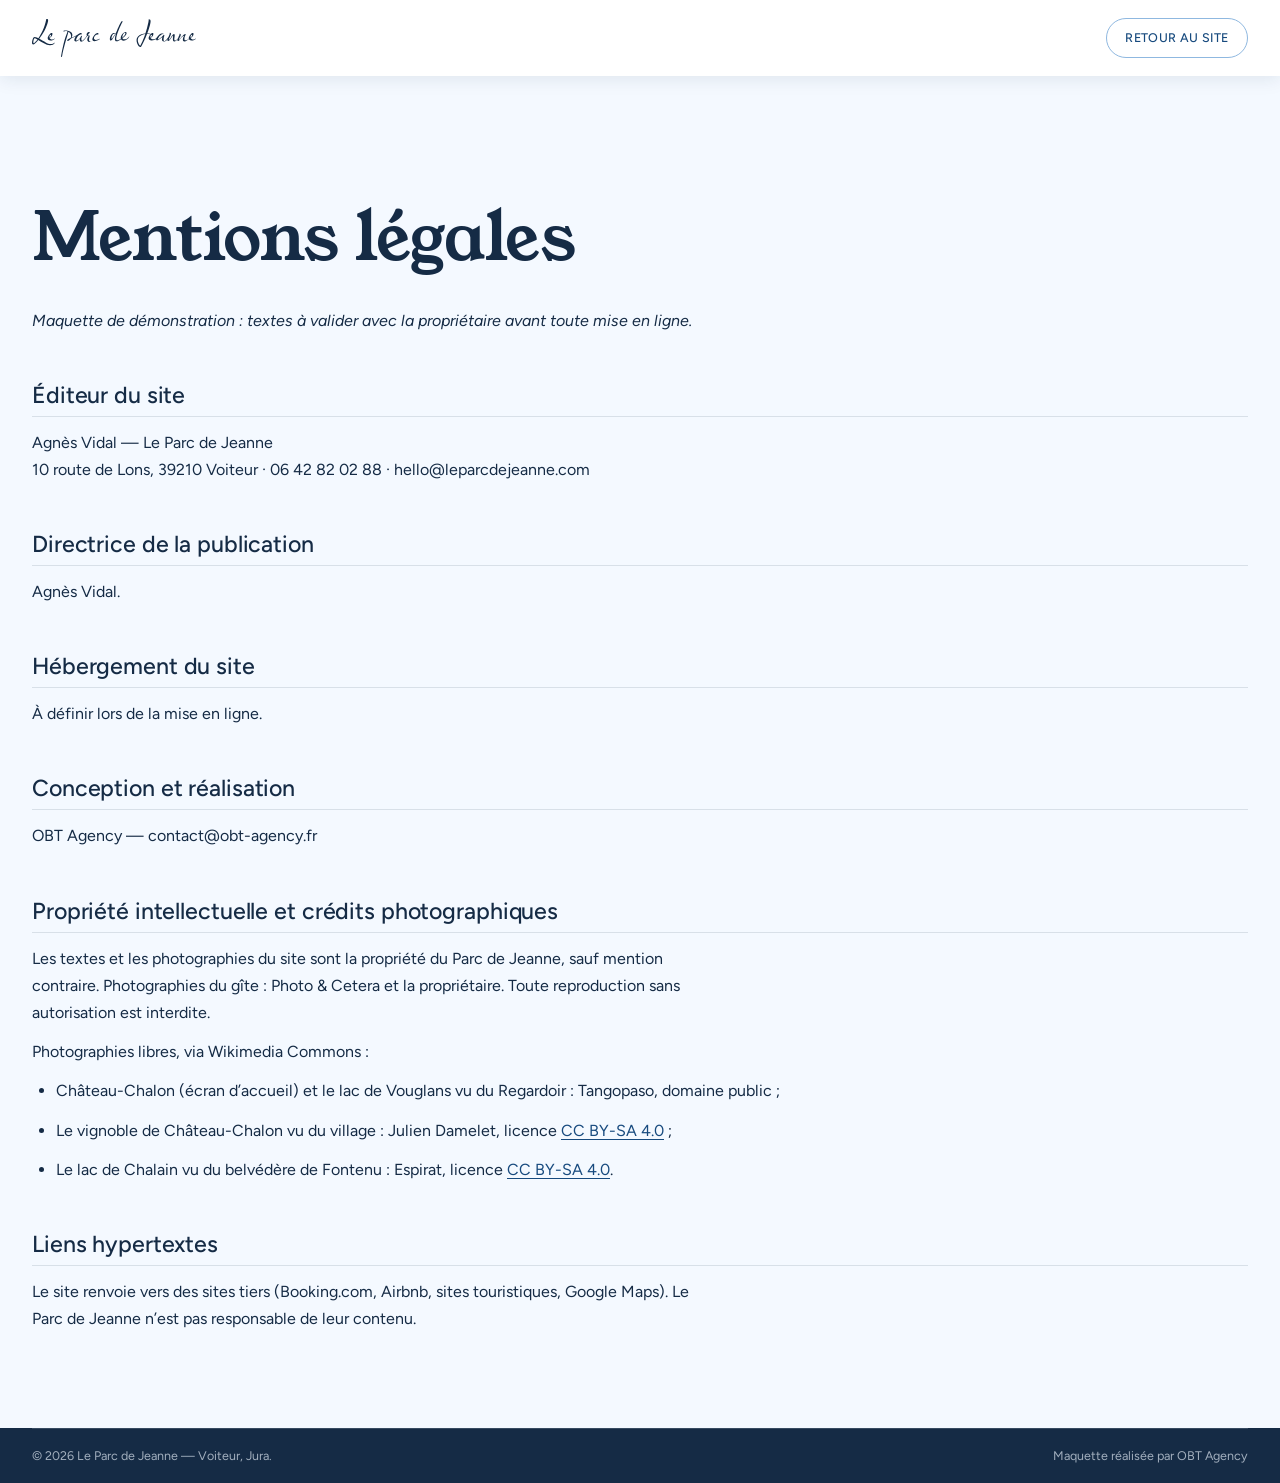
<file: mentions-legales.html>
<!doctype html>
<html lang="fr">
<head>
<meta charset="utf-8">
<meta name="viewport" content="width=device-width, initial-scale=1">
<title>Mentions légales — Le Parc de Jeanne</title>
<meta name="robots" content="noindex, nofollow">
<link rel="preconnect" href="https://fonts.googleapis.com">
<link rel="preconnect" href="https://fonts.gstatic.com" crossorigin>
<link rel="stylesheet" href="https://fonts.googleapis.com/css2?family=Young+Serif&family=Figtree:wght@400;500;600&display=swap">
<link rel="icon" href="assets/logo/favicon.svg" type="image/svg+xml">
<link rel="stylesheet" href="css/reset.css">
<link rel="stylesheet" href="css/tokens.css">
<link rel="stylesheet" href="css/style.css">
<link rel="stylesheet" href="css/parcdejeanne.css">
</head>
<body>
<header class="entete" data-etat="opaque">
  <div class="contenant entete__grille">
    <a class="logo entete__logo" href="index.html" aria-label="Le Parc de Jeanne, retour à l’accueil">
      <img class="logo__image logo__image--sombre" src="assets/logo/logo-nuit.svg" width="408" height="95" alt="">
    </a>
    <span></span>
    <div class="entete__actions"><a class="btn btn--contour btn--compact" href="index.html">Retour au site</a></div>
  </div>
</header>
<main id="contenu" class="page-legale">
  <div class="contenant">
    <h1>Mentions légales</h1>
    <p><em>Maquette de démonstration : textes à valider avec la propriétaire avant toute mise en ligne.</em></p>
    <h2>Éditeur du site</h2>
    <p>Agnès Vidal — Le Parc de Jeanne<br>
    10 route de Lons, 39210 Voiteur · 06 42 82 02 88 · hello@leparcdejeanne.com</p>
    <h2>Directrice de la publication</h2>
    <p>Agnès Vidal.</p>
    <h2>Hébergement du site</h2>
    <p>À définir lors de la mise en ligne.</p>
    <h2>Conception et réalisation</h2>
    <p>OBT Agency — contact@obt-agency.fr</p>
    <h2>Propriété intellectuelle et crédits photographiques</h2>
    <p>Les textes et les photographies du site sont la propriété du Parc de Jeanne, sauf mention contraire. Photographies du gîte : Photo &amp; Cetera et la propriétaire. Toute reproduction sans autorisation est interdite.</p>
    <p>Photographies libres, via Wikimedia Commons :</p>
    <ul>
      <li>Château-Chalon (écran d’accueil) et le lac de Vouglans vu du Regardoir : Tangopaso, domaine public ;</li>
      <li>Le vignoble de Château-Chalon vu du village : Julien Damelet, licence <a href="https://creativecommons.org/licenses/by-sa/4.0/deed.fr" target="_blank" rel="noopener noreferrer">CC BY-SA 4.0</a> ;</li>
      <li>Le lac de Chalain vu du belvédère de Fontenu : Espirat, licence <a href="https://creativecommons.org/licenses/by-sa/4.0/deed.fr" target="_blank" rel="noopener noreferrer">CC BY-SA 4.0</a>.</li>
    </ul>
    <h2>Liens hypertextes</h2>
    <p>Le site renvoie vers des sites tiers (Booking.com, Airbnb, sites touristiques, Google Maps). Le Parc de Jeanne n’est pas responsable de leur contenu.</p>
  </div>
</main>
<footer class="pied"><div class="contenant"><div class="pied__bas"><p>© 2026 Le Parc de Jeanne — Voiteur, Jura.</p><p>Maquette réalisée par OBT Agency</p></div></div></footer>
</body>
</html>
</file>
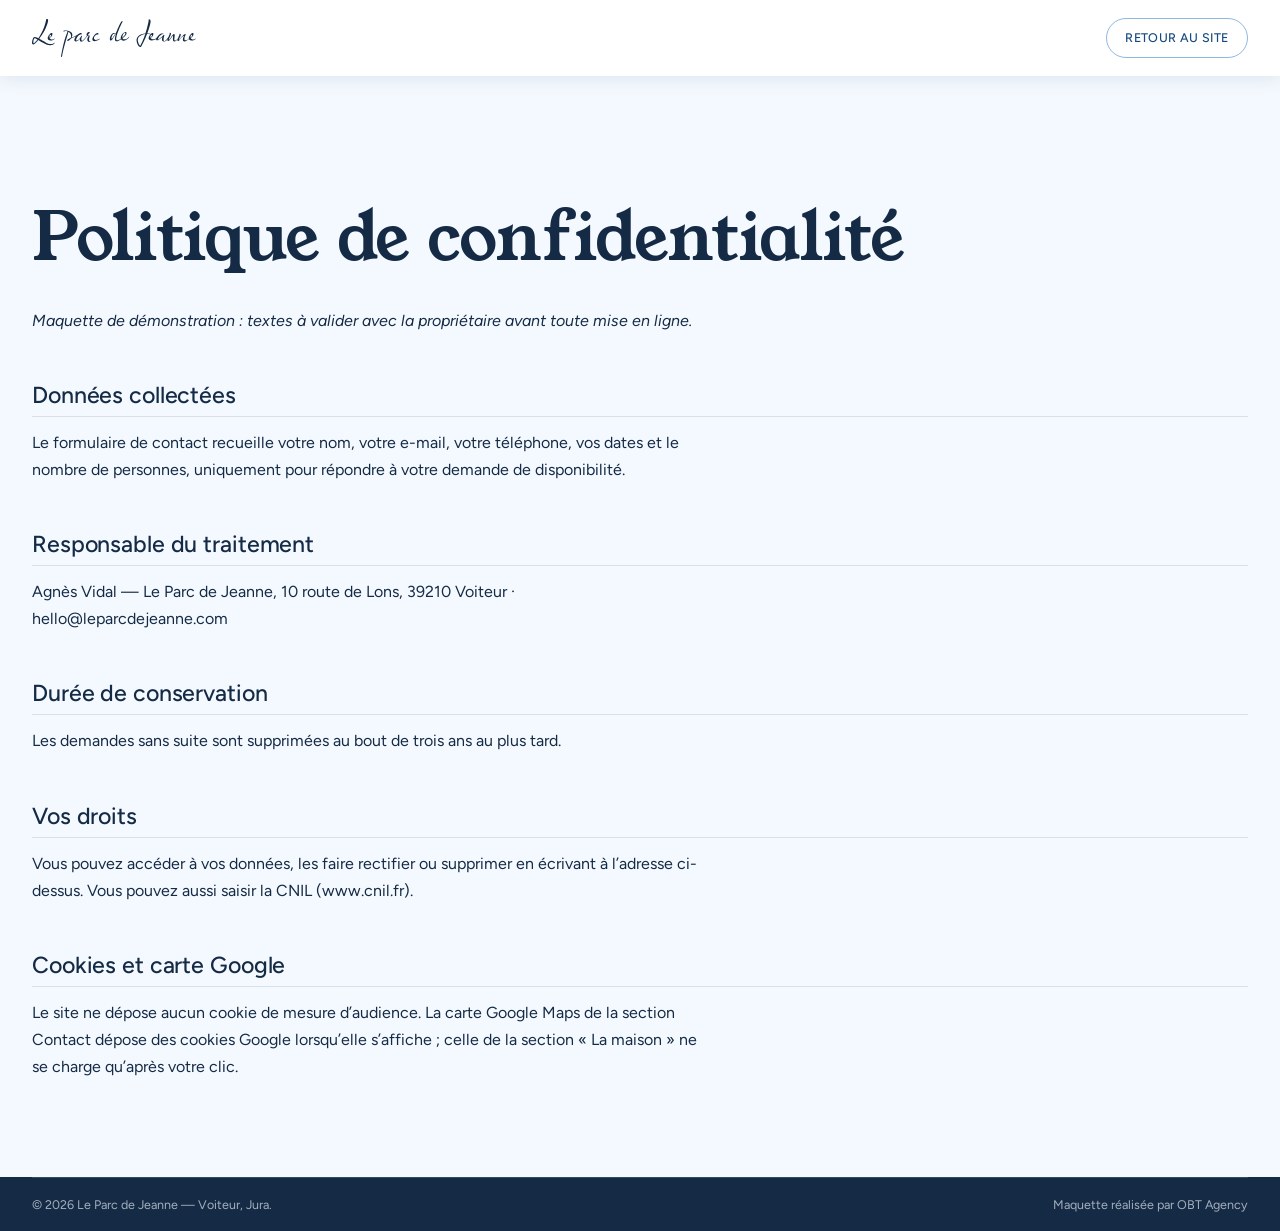
<file: politique-confidentialite.html>
<!doctype html>
<html lang="fr">
<head>
<meta charset="utf-8">
<meta name="viewport" content="width=device-width, initial-scale=1">
<title>Politique de confidentialité — Le Parc de Jeanne</title>
<meta name="robots" content="noindex, nofollow">
<link rel="preconnect" href="https://fonts.googleapis.com">
<link rel="preconnect" href="https://fonts.gstatic.com" crossorigin>
<link rel="stylesheet" href="https://fonts.googleapis.com/css2?family=Young+Serif&family=Figtree:wght@400;500;600&display=swap">
<link rel="icon" href="assets/logo/favicon.svg" type="image/svg+xml">
<link rel="stylesheet" href="css/reset.css">
<link rel="stylesheet" href="css/tokens.css">
<link rel="stylesheet" href="css/style.css">
<link rel="stylesheet" href="css/parcdejeanne.css">
</head>
<body>
<header class="entete" data-etat="opaque">
  <div class="contenant entete__grille">
    <a class="logo entete__logo" href="index.html" aria-label="Le Parc de Jeanne, retour à l’accueil">
      <img class="logo__image logo__image--sombre" src="assets/logo/logo-nuit.svg" width="408" height="95" alt="">
    </a>
    <span></span>
    <div class="entete__actions"><a class="btn btn--contour btn--compact" href="index.html">Retour au site</a></div>
  </div>
</header>
<main id="contenu" class="page-legale">
  <div class="contenant">
    <h1>Politique de confidentialité</h1>
    <p><em>Maquette de démonstration : textes à valider avec la propriétaire avant toute mise en ligne.</em></p>
    <h2>Données collectées</h2>
    <p>Le formulaire de contact recueille votre nom, votre e-mail, votre téléphone, vos dates et le nombre de personnes, uniquement pour répondre à votre demande de disponibilité.</p>
    <h2>Responsable du traitement</h2>
    <p>Agnès Vidal — Le Parc de Jeanne, 10 route de Lons, 39210 Voiteur · hello@leparcdejeanne.com</p>
    <h2>Durée de conservation</h2>
    <p>Les demandes sans suite sont supprimées au bout de trois ans au plus tard.</p>
    <h2>Vos droits</h2>
    <p>Vous pouvez accéder à vos données, les faire rectifier ou supprimer en écrivant à l’adresse ci-dessus. Vous pouvez aussi saisir la CNIL (www.cnil.fr).</p>
    <h2>Cookies et carte Google</h2>
    <p>Le site ne dépose aucun cookie de mesure d’audience. La carte Google Maps de la section Contact dépose des cookies Google lorsqu’elle s’affiche ; celle de la section « La maison » ne se charge qu’après votre clic.</p>
  </div>
</main>
<footer class="pied"><div class="contenant"><div class="pied__bas"><p>© 2026 Le Parc de Jeanne — Voiteur, Jura.</p><p>Maquette réalisée par OBT Agency</p></div></div></footer>
</body>
</html>
</file>
<file: css/tokens.css>
/* ============================================================
   LE PARC DE JEANNE — Jetons de design (palette « Ciel de Jeanne »)
   Le bleu ciel #C5E3FF est celui du site actuel : c'est l'identité de
   la maison, on le garde. Autour de lui, un bleu nuit pour le texte, un
   bleu profond pour les boutons, et une seule couleur chaude, la moutarde
   du canapé du salon, réservée aux étoiles et aux petits pictos.
   Ne pas introduire de couleur en dur ailleurs.
   Les noms de variables sont hérités du gabarit : seule la valeur change.
   ============================================================ */

:root{
  /* — Le bleu de la marque et ses nuances — */
  --c-ciel:        #C5E3FF; /* le bleu du site actuel */
  --c-ciel-pale:   #EAF4FF;
  --c-ciel-voile:  #F4F9FF;
  --c-faience:     #3B7DC4; /* les vases bleus du salon : décor */

  /* — Neutres : bleu nuit et blanc — */
  --c-encre:      #152B45; /* bleu nuit : textes, pied de page */
  --c-encre-doux: #4A5B70; /* textes secondaires */
  --c-blanc:      #FFFFFF;
  --c-ivoire:     #F4F9FF; /* fond de page : ciel très pâle */

  /* — Nuances de ciel (les rôles « chauds » du gabarit) — */
  --c-creme:      #EAF4FF;
  --c-sable:      #C5E3FF;
  --c-peche:      #9CC8F2; /* sur-titres sur fond nuit */
  --c-abricot:    #D9A13B; /* moutarde : pictos sur fond sombre */
  --c-terre:      #8FB8E0; /* bordures des boutons contour */

  /* — Bleus d'accent — */
  --c-rose-poudre:#DCEBFA; /* sélection de texte */
  --c-rose:       #3B7DC4;
  --c-corail:     #2F6FB0;
  --c-framboise:  #174A7E;

  /* — Variantes accessibles pour le TEXTE accentué (≥ 4,5:1 sur ciel) — */
  --c-bois-rose:      #1E5A96; /* sur-titres, liens : 5,3:1 sur #C5E3FF */
  --c-bois-rose-sombre:#174A7E;
  --c-bois-rose-fond: #1E5A96; /* bouton « Réserver » */
  --c-terre-texte:    #8A5A12; /* moutarde foncée, pour du texte */

  /* — Bleu profond : les boutons — */
  --c-bois:        #1E5A96; /* blanc dessus : 7,1:1 */
  --c-bois-fonce:  #174A7E; /* survol */

  /* — Le cadre du motif signature : le bleu de la marque — */
  --c-mauve:      #C5E3FF;

  /* — Moutarde : les étoiles — */
  --c-ocre:       #D9A13B;

  /* — Rôles sémantiques — */
  --fond-page:        var(--c-ivoire);
  --texte:            var(--c-encre);
  --texte-doux:       var(--c-encre-doux);
  --texte-inverse:    var(--c-ciel-pale);
  --accent:           var(--c-bois-rose);
  --accent-decor:     var(--c-faience);
  --accent-fonce:     var(--c-bois-rose-sombre);
  --action-fond:      var(--c-bois);
  --action-texte:     var(--c-blanc);
  --action-fond-survol: var(--c-bois-fonce);
  --etoile:           var(--c-ocre);
  --bordure-douce:    rgba(21,43,69,.12);
  --texte-brun:       var(--c-terre-texte);

  --degrade-logo: linear-gradient(100deg,
    var(--c-faience) 0%, var(--c-ciel) 60%, var(--c-ciel-pale) 100%);

  /* — Typographie : un serif rétro des années 70 + un sans lisible — */
  --f-titre:  "Young Serif", Georgia, serif;
  --f-ui:     "Figtree", "Helvetica Neue", Arial, sans-serif;
  --f-corps:  "Figtree", "Segoe UI", Roboto, Helvetica, Arial, sans-serif;

  --fs-h1:    clamp(2.3rem, 5.2vw, 4.4rem);
  --fs-h2:    clamp(1.8rem, 3.4vw, 2.8rem);
  --fs-h3:    clamp(1.2rem, 2vw, 1.45rem);
  --fs-h4:    clamp(1.05rem, 1.4vw, 1.15rem);
  --fs-body:  clamp(1rem, 1.1vw, 1.0625rem);
  --fs-petit: .875rem;
  --fs-micro: .78125rem;

  --lh-titre: 1.12;
  --lh-corps: 1.7;
  --ls-surtitre: .14em;

  /* — Espacements — */
  --e-1: .25rem;  --e-2: .5rem;   --e-3: .75rem;  --e-4: 1rem;
  --e-5: 1.5rem;  --e-6: 2rem;    --e-7: 3rem;    --e-8: 4rem;
  --e-9: 6rem;    --e-10: 8rem;
  --section-y: clamp(3.5rem, 8vw, 7rem);
  --gouttiere:  clamp(1rem, 2.5vw, 2rem);
  --largeur-max: 1280px;
  --largeur-texte: 68ch;

  /* — Rayons : des courbes douces, comme le mobilier des années 70 — */
  --r-pilule: 999px;
  --r-carte:  14px;
  --r-champ:  10px;
  --r-modale: 18px;
  --r-vignette: 8px;

  /* — Ombres, teintées de bleu nuit — */
  --ombre-carte:  0 8px 30px rgba(21,43,69,.08);
  --ombre-survol: 0 16px 44px rgba(21,43,69,.16);
  --ombre-header: 0 2px 18px rgba(21,43,69,.10);

  /* — Mouvement — */
  --t-rapide: .18s ease;
  --t-base:   .25s ease;
  --t-lent:   .5s cubic-bezier(.22,.61,.36,1);
  --t-rideau: .9s cubic-bezier(.76,0,.24,1);

  --fs-mobile-texte: .9375rem;
  --h-puce: calc(.8rem + 1.3 * var(--fs-micro) + 2px);

  --h-header: 76px;
  --z-header: 100;
  --z-modale: 500;
  --z-loader: 9999;
}

@media (max-width: 767px){
  :root{ --h-header: 64px; }
}

:root{ color-scheme: only light; }
</file>
<file: css/style.css>
/* ============================================================
   LE PARC DE JEANNE — Feuille principale (gabarit T’Nature, couleurs passées au bleu)
   Sommaire
     1. Base et typographie
     2. Utilitaires de mise en page
     3. Texture aquarelle et motif signature
     4. Placeholders d'images (brief photo)
     5. Boutons, puces, badge d'avis, logo
     6. Écran de chargement
     7. En-tête et navigation
     8. Hero
     9. Bande des points forts
    10. La Maison
    11. Les Chambres
    12. Prestations
    13. Galerie
    14. Activités
    15. Contact
    16. Pied de page
    17. Modales et carrousels
    18. Pages légales
    19. Apparitions au scroll
   ============================================================ */

/* ========== 1. BASE ET TYPOGRAPHIE ========== */

html{ scroll-behavior: smooth; }

body{
  font-family: var(--f-corps);
  font-size: var(--fs-body);
  line-height: var(--lh-corps);
  color: var(--texte);
  background: var(--fond-page);
}

/* Verrou du défilement quand une modale ou le menu est ouvert */
body.est-verrouille{ overflow: hidden; }

h1, h2{
  font-family: var(--f-titre);
  font-weight: 400;
  line-height: var(--lh-titre);
  letter-spacing: .01em;
}
h1{ font-size: var(--fs-h1); }
h2{ font-size: var(--fs-h2); }

h3, h4, h5, h6{
  font-family: var(--f-ui);
  font-weight: 500;
  line-height: 1.25;
}
h3{ font-size: var(--fs-h3); }
h4{ font-size: var(--fs-h4); }

p{ max-width: var(--largeur-texte); }
/* Le texte n'est jamais justifié : défaut corrigé de l'ancien site. */
p, li{ text-align: left; }

a{ text-decoration-thickness: 1px; text-underline-offset: .18em; }

strong{ font-weight: 600; }

::selection{ background: var(--c-rose-poudre); color: var(--c-encre); }

/* Lien d'évitement */
.saut-contenu{
  position: absolute; left: -9999px; top: 0;
  z-index: calc(var(--z-loader) + 1);
  background: var(--c-encre); color: var(--c-blanc);
  padding: var(--e-3) var(--e-5);
  border-radius: 0 0 var(--r-champ) 0;
  font-family: var(--f-ui);
}
.saut-contenu:focus{ left: 0; }

.lecture-seule{
  position: absolute; width: 1px; height: 1px;
  padding: 0; margin: -1px; overflow: hidden;
  clip: rect(0 0 0 0); white-space: nowrap; border: 0;
}

/* ========== 2. UTILITAIRES DE MISE EN PAGE ========== */

.contenant{
  width: 100%;
  max-width: var(--largeur-max);
  margin-inline: auto;
  padding-inline: var(--gouttiere);
}
.contenant--etroit{ max-width: 860px; }

.section{ padding-block: var(--section-y); position: relative; }
.section--ivoire{ background: var(--c-ivoire); }
.section--blanc{ background: var(--c-blanc); }
.section--encre{ background: var(--c-encre); color: var(--texte-inverse); }

.section__entete{
  max-width: 760px;
  margin-bottom: clamp(2rem, 4vw, 3.5rem);
}
.section__entete--centre{ margin-inline: auto; text-align: center; }
/* `p, li { text-align: left }` cible directement le <p> : il l'emporte sur le
   centrage hérité du parent, et les sous-titres restaient alignés à gauche
   dans un bloc pourtant centré. Il faut donc viser le <p> explicitement. */
.section__entete--centre p{ margin-inline: auto; text-align: center; }

.surtitre{
  display: block;
  font-family: var(--f-ui);
  font-size: var(--fs-petit);
  font-weight: 500;
  letter-spacing: var(--ls-surtitre);
  text-transform: uppercase;
  color: var(--accent);
  margin-bottom: var(--e-3);
}
.section--encre .surtitre{ color: var(--c-peche); }

.chapo{
  font-size: clamp(1.0625rem, 1.5vw, 1.1875rem);
  color: var(--texte-doux);
  margin-top: var(--e-4);
}

/* Séparateur : le brin d'herbes du logo */
.brin{
  display: block;
  width: 26px; height: auto;
  margin: var(--e-6) auto;
  color: var(--texte);
  opacity: .55;
}

/* ========== 3. TEXTURE AQUARELLE ET MOTIF SIGNATURE ========== */

/* Reproduction en CSS pur de la texture du carré du logo.
   Aucune image : quatre lavis radiaux + un grain SVG en multiply. */
.texture-aquarelle{
  position: relative;
  isolation: isolate;
  background-color: var(--c-creme);
  background-image:
    radial-gradient(60% 50% at 20% 25%, rgba(150,196,240,.55) 0%, transparent 70%),
    radial-gradient(50% 45% at 78% 18%, rgba(226,240,255,.65) 0%, transparent 72%),
    radial-gradient(55% 55% at 62% 80%, rgba(197,227,255,.50) 0%, transparent 70%),
    radial-gradient(40% 40% at 12% 82%, rgba(59,125,196,.35) 0%, transparent 75%);
}
.texture-aquarelle::after{
  content: "";
  position: absolute; inset: 0;
  pointer-events: none;
  opacity: .16;
  mix-blend-mode: multiply;
  z-index: -1;
  background-image: url("data:image/svg+xml,%3Csvg xmlns='http://www.w3.org/2000/svg' width='200' height='200'%3E%3Cfilter id='g'%3E%3CfeTurbulence type='fractalNoise' baseFrequency='.9' numOctaves='3' stitchTiles='stitch'/%3E%3CfeColorMatrix type='saturate' values='0'/%3E%3C/filter%3E%3Crect width='200' height='200' filter='url(%23g)' opacity='.55'/%3E%3C/svg%3E");
}
/* Variante très pâle, pour la section Contact */
.texture-aquarelle--pale{ background-color: #F4F9FF; }
/* z-index négatif indispensable : sans lui, ce voile positionné se peint
   PAR-DESSUS le contenu en flux et délave les titres de la section Contact,
   qui paraissaient alors d'une autre couleur que les autres. */
.texture-aquarelle--pale::before{
  content: ""; position: absolute; inset: 0; z-index: -1;
  background: var(--c-blanc); opacity: .6; pointer-events: none;
}

/* Le motif signature : rectangle mauve plein + carré aquarelle décalé.
   Cadre décalé derrière la photo de la section La maison. */
.motif-signature{
  position: relative;
  padding: 0 2rem 2rem 0;   /* réserve la place du décalage */
}
.motif-signature::before{
  content: "";
  position: absolute;
  inset: 2rem 0 0 2rem;
  background: var(--c-mauve);
  border-radius: 4px;
}
.motif-signature > *{ position: relative; z-index: 1; }

.motif-signature--inverse{ padding: 0 0 2rem 2rem; }
.motif-signature--inverse::before{ inset: 2rem 2rem 0 0; }

.motif-signature--petit{ padding: 0 1.25rem 1.25rem 0; }
.motif-signature--petit::before{ inset: 1.25rem 0 0 1.25rem; }

/* Pastille décorative en texture, utilisée en fond de section */
.tache-aquarelle{
  position: absolute;
  border-radius: 50%;
  filter: blur(28px);
  opacity: .5;
  pointer-events: none;
  z-index: 0;
}

/* ========== 4. PLACEHOLDERS D'IMAGES ========== */

/* Chaque emplacement d'image du site est un brief photo.
   Le ratio est déclaré pour que la mise en page finale soit
   exactement celle du site livré : CLS nul au remplacement. */
.placeholder-img{
  position: relative;
  display: flex;
  flex-direction: column;
  align-items: center;
  justify-content: center;
  gap: var(--e-2);
  aspect-ratio: var(--ratio, 3/2);
  margin: 0;
  padding: clamp(.75rem, 2.5%, 1.5rem);
  text-align: center;
  overflow: hidden;
  border-radius: inherit;
  background-color: var(--c-creme);
  background-image:
    radial-gradient(60% 50% at 20% 25%, rgba(150,196,240,.42) 0%, transparent 70%),
    radial-gradient(50% 45% at 78% 18%, rgba(226,240,255,.50) 0%, transparent 72%),
    radial-gradient(55% 55% at 62% 80%, rgba(197,227,255,.38) 0%, transparent 70%);
  color: var(--c-encre-doux);
}
.placeholder-img::before{
  content: "";
  position: absolute; inset: 6px;
  border: 2px dashed var(--c-terre);
  border-radius: inherit;
  pointer-events: none;
  opacity: .75;
}
.placeholder-img__icone{ color: var(--c-terre); flex: none; }
.placeholder-img__icone svg{ width: 26px; height: 26px; }
.placeholder-img__texte{
  font-family: var(--f-ui);
  font-size: clamp(.72rem, 1.15vw, .85rem);
  line-height: 1.45;
  max-width: 34ch;
  /* Sur les très petites vignettes, on tronque proprement */
  overflow: hidden;
  display: -webkit-box;
  -webkit-line-clamp: 5;
  -webkit-box-orient: vertical;
}
.placeholder-img__meta{
  font-family: var(--f-ui);
  font-size: var(--fs-micro);
  letter-spacing: .06em;
  text-transform: uppercase;
  color: var(--texte-brun);
  flex: none;
}
/* Version sombre, pour le loader et le hero */
.placeholder-img--sombre{
  background-color: #152B45;
  background-image:
    radial-gradient(70% 60% at 25% 25%, rgba(59,125,196,.28) 0%, transparent 70%),
    radial-gradient(60% 55% at 80% 70%, rgba(59,125,196,.18) 0%, transparent 72%);
  color: rgba(238,246,255,.82);
}
.placeholder-img--sombre::before{ border-color: rgba(59,125,196,.45); }
.placeholder-img--sombre .placeholder-img__icone,
.placeholder-img--sombre .placeholder-img__meta{ color: rgba(59,125,196,.75); }
/* Vignette : on masque le texte, illisible en dessous de 150 px */
.placeholder-img--vignette .placeholder-img__texte,
.placeholder-img--vignette .placeholder-img__meta{ display: none; }

/* ---------- Emplacement pourvu : la vraie photo ----------
   La photo livrée prend la boîte du brief qu'elle remplace — même ratio,
   même rayon, même position dans la grille. C'est ce qui fait qu'aucune
   mise en page n'a bougé en passant des placeholders aux photos. */
.placeholder-img--photo{
  padding: 0;
  background-image: none;
  background-color: var(--c-creme);   /* le temps que l'image arrive */
}
.placeholder-img--photo::before{ display: none; }
.placeholder-img--photo img{
  width: 100%;
  height: 100%;
  object-fit: cover;
  display: block;
}

/* ---------- Fond plein écran : hero et rideau de chargement ---------- */
.image-fond{
  position: absolute; inset: 0;
  width: 100%; height: 100%;
  object-fit: cover;
  display: block;
}
/* Diaporama : les vues sont superposées, une seule est opaque. Le fondu dure
   un peu plus d'une seconde, sur trois secondes d'affichage. */
.diaporama{ position: absolute; inset: 0; }
.diaporama .image-fond{ opacity: 0; transition: opacity 1.1s ease; }
.diaporama .image-fond[data-actif="1"]{ opacity: 1; }
@media (prefers-reduced-motion: reduce){
  .diaporama .image-fond{ transition: none; }
}

/* ========== 5. BOUTONS, PUCES, AVIS, LOGO ========== */

.btn{
  display: inline-flex;
  align-items: center;
  justify-content: center;
  gap: var(--e-2);
  min-height: 48px;
  padding: .9rem 2rem;
  border-radius: var(--r-pilule);
  font-family: var(--f-ui);
  font-size: var(--fs-petit);
  font-weight: 500;
  letter-spacing: .08em;
  text-transform: uppercase;
  text-decoration: none;
  text-align: center;
  transition: background-color var(--t-base), color var(--t-base),
              transform var(--t-base), box-shadow var(--t-base),
              border-color var(--t-base);
}
.btn:hover{ transform: translateY(-2px); }
.btn:active{ transform: translateY(0); }

.btn--primaire{
  background: var(--action-fond);
  color: var(--action-texte);
  box-shadow: 0 6px 18px rgba(21,43,69,.18);
}
.btn--primaire:hover{ background: var(--action-fond-survol); box-shadow: var(--ombre-survol); }

/* Le « Réserver » de la barre de menu et du hero : les deux états du bouton
   primaire, échangés. Le rose bois est posé d'emblée — c'est l'action qu'on
   veut voir venir — et l'anthracite prend le relais au survol. Partout
   ailleurs c'est l'inverse : anthracite au repos, rose à l'approche. */
.btn--reserver{ background: var(--c-bois-rose-fond); }
.btn--reserver:hover{ background: var(--action-fond); }

.btn--secondaire{
  background: transparent;
  color: var(--c-blanc);
  border: 1.5px solid rgba(255,255,255,.75);
}
.btn--secondaire:hover{ background: rgba(255,255,255,.14); border-color: #fff; }

.btn--contour{
  background: transparent;
  color: var(--texte);
  border: 1.5px solid var(--c-terre);
}
.btn--contour:hover{ background: var(--c-creme); border-color: var(--accent); }

.btn--compact{ min-height: 40px; padding: .55rem 1.15rem; font-size: var(--fs-micro); }
.btn--pleine{ width: 100%; }

/* CTA en lien fléché — mise en page reprise de la référence client */
.lien-fleche{
  display: inline-flex;
  align-items: center;
  gap: var(--e-3);
  min-height: 44px;
  font-family: var(--f-ui);
  font-size: var(--fs-petit);
  font-weight: 500;
  letter-spacing: .1em;
  text-transform: uppercase;
  text-decoration: none;
  color: var(--texte);
  transition: color var(--t-base), gap var(--t-base);
}
.lien-fleche svg{ width: 18px; height: 18px; flex: none; transition: transform var(--t-base); }
.lien-fleche:hover{ color: var(--accent-fonce); gap: var(--e-4); }
.lien-fleche:hover svg{ transform: translateX(3px); }

/* Puces d'équipement — style de la référence client */
.puces{ display: flex; flex-wrap: wrap; gap: var(--e-2); }
.puce{
  display: inline-flex;
  align-items: center;
  padding: .4rem .85rem;
  border: 1px solid var(--bordure-douce);
  border-radius: var(--r-pilule);
  font-family: var(--f-ui);
  font-size: var(--fs-micro);
  line-height: 1.3;
  color: var(--texte-doux);
  background: var(--c-blanc);
}
.puce--todo{
  border-style: dashed;
  border-color: var(--c-terre);
  color: var(--texte-brun);
  font-style: italic;
}

/* Étiquette de saison / de statut */
.etiquette{
  display: inline-flex;
  align-items: center;
  gap: var(--e-1);
  padding: .3rem .7rem;
  border-radius: var(--r-pilule);
  background: var(--c-creme);
  color: var(--texte);
  font-family: var(--f-ui);
  font-size: var(--fs-micro);
  letter-spacing: .06em;
  text-transform: uppercase;
}
.etiquette--loin{ background: var(--c-mauve); }
.etiquette--sur-image{
  position: absolute;
  top: var(--e-4); left: var(--e-4);
  background: rgba(255,255,255,.92);
  backdrop-filter: blur(6px);
  box-shadow: 0 2px 10px rgba(21,43,69,.12);
  z-index: 2;
}

/* Badge d'avis — une seule source de vérité pour la note (brief §5) */
.avis-badge{
  display: inline-flex;
  flex-direction: column;
  align-items: center;
  gap: var(--e-1);
  font-family: var(--f-ui);
}
.avis-badge__ligne{ display: inline-flex; align-items: center; gap: var(--e-3); }
.avis-badge__etoiles{ display: inline-flex; gap: 2px; color: var(--etoile); }
.avis-badge__etoiles svg{ width: 17px; height: 17px; }
.avis-badge__note{
  font-size: var(--fs-petit);
  font-weight: 500;
  letter-spacing: .06em;
}
.avis-badge__source{
  font-size: var(--fs-micro);
  letter-spacing: .1em;
  text-transform: uppercase;
  opacity: .8;
}
.avis-badge--clair{ color: var(--c-blanc); }
.avis-badge--clair .avis-badge__etoiles{ color: var(--c-sable); }
/* Sur le hero, la source ne doit pas être atténuée : le voile est déjà
   sombre et l'opacité ferait tomber le contraste sous 4,5:1. */
.avis-badge--clair .avis-badge__source{ opacity: 1; }

/* Logo — le vrai, extrait de la carte de visite fournie par la cliente
   (voir assets/logo/LISEZ-MOI.md : comment il en a été tiré, et comment le
   refabriquer). Deux cadrages : le lettrage seul, assez large pour tenir dans
   la hauteur d'en-tête ; le lettrage + le brin, pour le rideau de chargement
   et le pied de page. Et pour chacun une version blanche.

   Le lettrage reste en couleur dans les deux versions : c'est une aquarelle,
   la repeindre en blanc la ferait disparaître. Seuls le « T’ », la baseline
   et les deux tirets passent au blanc. */
.logo{
  display: inline-flex;
  align-items: center;
  text-decoration: none;
  line-height: 0;            /* supprime le blanc sous l'image en ligne */
}
.logo__image{
  display: block;
  width: auto;
  height: var(--h-logo, 44px);
}

/* ========== 6. ÉCRAN DE CHARGEMENT ========== */

.loader{
  position: fixed; inset: 0;
  z-index: var(--z-loader);
  display: grid; place-items: center;
  overflow: hidden;
  background: var(--c-encre);
  transform: translateY(0);
  transition: transform var(--t-rideau);
}
.loader[data-sortie="1"]{ transform: translateY(-100%); }

.loader__fond{ position: absolute; inset: 0; }
.loader__fond .placeholder-img,
.loader__fond .image-fond{
  width: 100%; height: 100%;
  aspect-ratio: auto;
  border-radius: 0;
  animation: loader-zoom 3s ease-out both;
}
@keyframes loader-zoom{ from{ transform: scale(1); } to{ transform: scale(1.06); } }

/* Le voile du rideau : la photo livrée est un paysage de plein jour, très
   clair. À 45 % le logo blanc s'y perdait ; à 58 % il se détache et la photo
   reste lisible. */
.loader__voile{
  position: absolute; inset: 0;
  background: var(--c-encre);
  opacity: .58;
}
/* Halo sombre sous le logo. La photo du rideau est un paysage de plein jour :
   avec le seul voile uniforme, le blanc du lettrage tombait à 3,5:1. Épaissir
   le voile jusqu'à 4,5:1 aurait éteint la photo ; un halo local l'assombrit là
   où c'est nécessaire et la laisse claire ailleurs. Mesuré : 7:1 au centre. */
.loader__logo::before{
  content: "";
  position: absolute;
  inset: -22% -14%;
  background: radial-gradient(closest-side, rgba(21,43,69,.58), rgba(21,43,69,0) 100%);
  pointer-events: none;
}
.loader__logo > *{ position: relative; }

.loader__logo{
  position: relative;
  --h-logo: clamp(6.5rem, 17vw, 10.5rem);
  display: grid; place-items: center;
  animation: loader-logo .7s ease-out both;
}
@keyframes loader-logo{
  from{ opacity: 0; transform: translateY(12px); }
  to{ opacity: 1; transform: translateY(0); }
}

/* ========== 7. EN-TÊTE ET NAVIGATION ========== */

.entete{
  position: sticky; top: 0;
  z-index: var(--z-header);
  height: var(--h-header);
  display: flex; align-items: center;
  transition: background-color var(--t-base), box-shadow var(--t-base);
}
.entete__grille{
  display: grid;
  grid-template-columns: auto 1fr auto;
  align-items: center;
  gap: var(--e-4);
  width: 100%;
}
.entete__logo{ --h-logo: 44px; justify-self: start; }
@media (max-width: 767px){ .entete__logo{ --h-logo: 34px; } }

/* Au-dessus du hero, l'en-tête est transparent : le logo passe en blanc,
   comme les liens de menu. Deux images superposées dans le HTML, une seule
   affichée — le basculement se fait sans JavaScript et sans requête en plus,
   les deux fichiers étant chargés avec la page. */
.entete__logo .logo__image--clair{ display: none; }
.entete[data-etat="transparent"] .logo__image--sombre{ display: none; }
.entete[data-etat="transparent"] .logo__image--clair{ display: block; }

/* État par-dessus le hero : transparent, tout en blanc */
.entete[data-etat="transparent"]{ background: transparent; box-shadow: none; }
.entete[data-etat="transparent"] .nav__lien{ color: var(--c-blanc); }
.entete[data-etat="transparent"] .burger{ color: var(--c-blanc); }

/* État après 80 px de défilement : opaque */
.entete[data-etat="opaque"]{
  background: var(--c-blanc);
  box-shadow: var(--ombre-header);
}

.nav{ justify-self: center; }
.nav__liste{ display: flex; gap: clamp(1rem, 2.2vw, 2.2rem); }
.nav__lien{
  position: relative;
  display: inline-block;
  padding: .4rem 0;
  font-family: var(--f-ui);
  font-size: var(--fs-petit);
  font-weight: 400;
  letter-spacing: .1em;
  text-transform: uppercase;
  text-decoration: none;
  color: var(--texte);
  transition: color var(--t-base);
}
.nav__lien::after{
  content: "";
  position: absolute; left: 0; bottom: 0;
  width: 100%; height: 2px;
  background: var(--accent);   /* bois de rose : 3:1 mini exigé pour un composant */
  transform: scaleX(0);
  transform-origin: left;
  transition: transform var(--t-base);
}
.nav__lien:hover{ color: var(--accent); }
.nav__lien:hover::after,
.nav__lien[aria-current="true"]::after{ transform: scaleX(1); }
.nav__lien[aria-current="true"]{ color: var(--accent); }

.entete__actions{ justify-self: end; display: flex; align-items: center; gap: var(--e-3); }

.burger{
  display: none;
  width: 44px; height: 44px;
  place-items: center;
  color: var(--texte);
}
.burger svg{ width: 24px; height: 24px; }
.burger__fermer{ display: none; }
.burger[aria-expanded="true"] .burger__ouvrir{ display: none; }
.burger[aria-expanded="true"] .burger__fermer{ display: block; }

/* Panneau mobile */
.nav-mobile{
  position: fixed; inset: 0;
  z-index: calc(var(--z-header) - 1);
  display: none;
  padding: calc(var(--h-header) + var(--e-6)) var(--gouttiere) var(--e-6);
  overflow-y: auto;
}
.nav-mobile[data-ouvert="1"]{ display: block; }
.nav-mobile__liste{ display: grid; gap: var(--e-2); position: relative; z-index: 1; }
.nav-mobile__lien{
  display: block;
  padding: var(--e-4) 0;
  border-bottom: 1px solid rgba(21,43,69,.12);
  font-family: var(--f-ui);
  font-size: 1.5rem;
  letter-spacing: .04em;
  text-decoration: none;
  color: var(--texte);
}
.nav-mobile__lien[aria-current="true"]{ color: var(--accent-fonce); }
.nav-mobile__pied{ margin-top: var(--e-6); position: relative; z-index: 1; }

@media (max-width: 1023px){
  .nav{ display: none; }
  .burger{ display: grid; }
}

/* ========== 8. HERO ========== */

.hero{
  position: relative;
  min-height: min(100svh, 900px);
  margin-top: calc(-1 * var(--h-header));
  display: grid;
  align-items: center;
  overflow: hidden;
  color: var(--c-blanc);
  isolation: isolate;
}
.hero__fond{ position: absolute; inset: 0; z-index: -2; }
.hero__fond .placeholder-img{ width: 100%; height: 100%; aspect-ratio: auto; border-radius: 0; }
/* Voile dégradé : garantit un contraste ≥ 4,5:1 sur tous les textes */
.hero__voile{
  position: absolute; inset: 0; z-index: -1;
  /* Le brief prévoit 0 % en haut ; on part de 34 % car un ciel clair sous des
     liens de menu blancs ne passerait pas 4,5:1. À revérifier une fois la
     vraie photo en place (README §« Contrastes »). */
  background: linear-gradient(to bottom,
    rgba(21,43,69,.34) 0%,
    rgba(21,43,69,.42) 35%,
    rgba(21,43,69,.66) 100%);
}
.hero__contenu{
  display: grid;
  justify-items: center;
  gap: var(--e-5);
  text-align: center;
  padding-block: calc(var(--h-header) + var(--e-7)) var(--e-9);
}
.hero__titre{
  max-width: 22ch;
  text-shadow: 0 2px 18px rgba(21,43,69,.35);
}
.hero__sous-titre{
  /* Le bloc est centré, mais `p, li { text-align: left }` vise le <p> lui-même
     et l'emporte sur le centrage hérité : il faut le dire ici aussi. */
  text-align: center;
  margin-inline: auto;
  max-width: 52ch;
  font-size: clamp(1.0625rem, 1.6vw, 1.25rem);
  text-shadow: 0 1px 10px rgba(21,43,69,.4);
}
.hero__ctas{ display: flex; flex-wrap: wrap; gap: var(--e-3); justify-content: center; }

.hero__chevron{
  position: absolute;
  left: 50%; bottom: var(--e-5);
  transform: translateX(-50%);
  color: rgba(255,255,255,.8);
  animation: chevron 1.9s ease-in-out infinite;
}
.hero__chevron svg{ width: 26px; height: 26px; }
@keyframes chevron{
  0%,100%{ transform: translate(-50%, 0); opacity: .55; }
  50%{ transform: translate(-50%, 7px); opacity: 1; }
}
@media (prefers-reduced-motion: reduce){ .hero__chevron{ display: none; } }

/* ========== 9. BANDE DES POINTS FORTS ========== */

.points{ background: var(--c-encre); color: var(--texte-inverse); }
.points__liste{
  display: grid;
  grid-template-columns: repeat(4, 1fr);
  /* Marge verticale : assez d'air pour que la bande respire, sans en faire
     un bloc à part entière. Les textes ne bougent pas. */
  padding-block: clamp(1.4rem, 2.6vw, 2.15rem);
}
.points__item{
  display: grid;
  justify-items: center;
  gap: var(--e-2);
  padding-inline: var(--e-4);
  text-align: center;
  border-left: 1px solid rgba(238,246,255,.2);
}
.points__item:first-child{ border-left: 0; }
/* Les copies ne servent qu'au défilement mobile (voir §22) */
.points__item--copie{ display: none; }
.points__icone{ color: var(--c-creme); }
.points__icone svg{ width: 32px; height: 32px; }
.points__chiffre{
  font-family: var(--f-titre);
  font-size: clamp(1.75rem, 3.2vw, 2.6rem);
  line-height: 1;
  color: var(--c-blanc);
}
.points__libelle{
  font-family: var(--f-ui);
  font-size: var(--fs-micro);
  letter-spacing: .04em;
  color: rgba(238,246,255,.85);
  max-width: 22ch;
}

@media (max-width: 900px){
  .points__liste{
    display: flex;
    gap: var(--e-4);
    overflow-x: auto;
    scroll-snap-type: x mandatory;
    -webkit-overflow-scrolling: touch;
    scrollbar-width: none;
    padding-inline: var(--gouttiere);
    margin-inline: calc(-1 * var(--gouttiere));
    /* Moins d'air au-dessus et en dessous qu'en grand écran : sur un
       téléphone cette bande n'est qu'un préambule, elle ne doit pas manger la
       place de ce qui vient après. */
    padding-block: var(--e-4);
  }
  .points__liste::-webkit-scrollbar{ display: none; }
  /* Le chiffre remonte à côté de son icône au lieu de passer dessous : une
     rangée de moins par carte, et la bande y gagne la hauteur d'une ligne.
     Flex plutôt que grille : les trois enfants se suivent, et le libellé,
     forcé à toute la largeur, repart seul à la ligne — le couple icône +
     chiffre reste centré, ce qu'une grille à deux colonnes ne donnait pas,
     le libellé qui les enjambe élargissant les colonnes à sa guise. */
  .points__item{
    display: flex;
    flex-wrap: wrap;
    align-items: center;
    justify-content: center;
    column-gap: var(--e-2);
    row-gap: var(--e-1);
    flex: 0 0 min(58vw, 215px);
    scroll-snap-align: center;
    border-left: 0;
    padding: var(--e-4);
    background: rgba(238,246,255,.06);
    border-radius: var(--r-carte);
  }
  /* `line-height: 0` : sans lui le SVG s'assoit sur la ligne de base et traîne
     sous lui le creux réservé aux jambages — l'icône paraîtrait remontée par
     rapport au chiffre qu'elle accompagne. */
  .points__icone{ line-height: 0; }
  .points__icone svg{ width: 26px; height: 26px; }
  .points__chiffre{ font-size: 1.5rem; }
  .points__libelle{ flex: 0 0 100%; }
}

/* ========== 10. LA MAISON ========== */

.maison{ position: relative; overflow: hidden; }
.maison .tache-aquarelle{
  width: 380px; height: 380px;
  top: -120px; right: -110px;
  background: radial-gradient(circle, var(--c-rose-poudre) 0%, transparent 70%);
}

.histoire{
  display: grid;
  grid-template-columns: 5fr 6fr;
  gap: clamp(2rem, 5vw, 4.5rem);
  align-items: start;
  position: relative;
  z-index: 1;
}
.histoire__visuel{ position: relative; }
.histoire__visuel .placeholder-img{ border-radius: var(--r-carte); box-shadow: var(--ombre-carte); }

.histoire__texte > * + *{ margin-top: var(--e-4); }

.encadre-equipe{
  margin-top: var(--e-6);
  display: grid;
  grid-template-columns: auto 1fr;
  gap: var(--e-4);
  align-items: center;
  padding: var(--e-5);
  background: var(--c-blanc);
  border-radius: var(--r-carte);
  box-shadow: var(--ombre-carte);
}
.encadre-equipe__portrait{
  width: 84px; height: 84px;
  border-radius: 50%;
  overflow: hidden;
  flex: none;
}
.encadre-equipe__portrait .placeholder-img{ aspect-ratio: 1/1; border-radius: 50%; }
.encadre-equipe blockquote{ margin: 0; }
.encadre-equipe__citation{
  font-family: var(--f-titre);
  font-size: clamp(1.15rem, 2vw, 1.5rem);
  line-height: 1.25;
  color: var(--texte);
}
.encadre-equipe__signature{
  display: block;
  margin-top: var(--e-2);
  font-family: var(--f-ui);
  font-size: var(--fs-micro);
  letter-spacing: .08em;
  text-transform: uppercase;
  color: var(--texte-doux);
  font-style: normal;
}

/* Les Espaces */
.espaces{ margin-top: clamp(3rem, 7vw, 5.5rem); position: relative; z-index: 1; }
.espaces__grille{
  display: grid;
  grid-template-columns: repeat(auto-fit, minmax(280px, 1fr));
  gap: var(--gouttiere);
  margin-top: var(--e-6);
}
.carte-espace{
  position: relative;
  display: block;
  width: 100%;
  aspect-ratio: 4/3;
  border-radius: var(--r-carte);
  overflow: hidden;
  box-shadow: var(--ombre-carte);
  text-align: left;
  transition: box-shadow var(--t-base), transform var(--t-base);
}
.carte-espace:hover{ transform: translateY(-3px); box-shadow: var(--ombre-survol); }
.carte-espace__media{ position: absolute; inset: 0; transition: transform var(--t-lent); }
.carte-espace__media .placeholder-img{ width: 100%; height: 100%; aspect-ratio: auto; border-radius: 0; }
.carte-espace:hover .carte-espace__media{ transform: scale(1.03); }
.carte-espace__voile{
  position: absolute; inset: 0;
  background: linear-gradient(to top, rgba(21,43,69,.78) 0%, rgba(21,43,69,.18) 45%, transparent 75%);
}
.carte-espace__pied{
  position: absolute;
  left: 0; right: 0; bottom: 0;
  display: flex; align-items: flex-end; justify-content: space-between; gap: var(--e-3);
  padding: var(--e-4) var(--e-5);
  color: var(--c-blanc);
}
.carte-espace__titre{
  font-family: var(--f-titre);
  font-size: clamp(1.4rem, 2.4vw, 1.9rem);
  line-height: 1.1;
}
.carte-espace__loupe{
  flex: none;
  display: grid; place-items: center;
  width: 38px; height: 38px;
  border-radius: 50%;
  background: rgba(255,255,255,.2);
  backdrop-filter: blur(4px);
}
.carte-espace__loupe svg{ width: 18px; height: 18px; }

/* Carte carte-Google-Maps : écran de consentement RGPD */
.carte-maps{
  position: relative;
  aspect-ratio: 4/3;
  border-radius: var(--r-carte);
  overflow: hidden;
  box-shadow: var(--ombre-carte);
  background: var(--c-creme);
}
.carte-maps iframe{ width: 100%; height: 100%; border: 0; }
.consentement{
  position: absolute; inset: 0;
  display: grid;
  align-content: center;
  justify-items: center;
  gap: var(--e-3);
  padding: var(--e-5);
  text-align: center;
  background-color: var(--c-creme);
  background-image:
    radial-gradient(60% 50% at 20% 25%, rgba(150,196,240,.5) 0%, transparent 70%),
    radial-gradient(50% 45% at 78% 18%, rgba(226,240,255,.55) 0%, transparent 72%);
}
.consentement__icone{ color: var(--c-terre); }
.consentement__icone svg{ width: 30px; height: 30px; }
.consentement__titre{ font-family: var(--f-ui); font-weight: 500; }
.consentement__note{
  font-size: var(--fs-micro);
  color: var(--texte-doux);
  max-width: 34ch;
}

@media (max-width: 900px){
  .histoire{ grid-template-columns: 1fr; }
  .histoire__visuel{ order: -1; }
}

/* ========== 11. LES CHAMBRES ==========
   Mise en page des cartes reprise de la référence visuelle client :
   image + pastille, titre, ligne de métadonnées en capitales espacées,
   puces d'équipement, puis CTA en lien fléché en bas. */

.chambres__grille{
  display: grid;
  grid-template-columns: repeat(3, 1fr);
  gap: var(--gouttiere);
}
@media (max-width: 1023px){ .chambres__grille{ grid-template-columns: repeat(2, 1fr); } }
/* Une seule colonne dès 767 px : c'est là que le rail prend la main, et
   « La maison entière » doit alors se poser au-dessus de lui, pas à côté. */
@media (max-width: 767px){ .chambres__grille{ grid-template-columns: 1fr; } }

.carte-chambre{
  display: flex;
  flex-direction: column;
  /* Hauteur naturelle : c'est ce qui rend les quatre chambres identiques
     entre elles, la différence avec la carte « maison entière » étant
     comblée par le bloc mauve. */
  flex: 0 0 auto;
  background: var(--c-blanc);
  border-radius: var(--r-carte);
  box-shadow: var(--ombre-carte);
  overflow: hidden;
  transition: transform var(--t-base), box-shadow var(--t-base);
}
.chambres__cellule:hover .carte-chambre{
  transform: translateY(-3px);
  box-shadow: var(--ombre-survol);
}
.carte-chambre--phare{ border: 2px solid var(--accent); }
.carte-chambre--phare .carte-chambre__titre{ color: var(--accent-fonce); }

/* Cellule de grille : elle s'étire sur toute la hauteur de la ligne. La carte
   garde sa hauteur de contenu, et le bloc mauve comble la différence. */
.chambres__cellule{
  display: flex;
  flex-direction: column;
}

/* Bloc de comblement, repris du mauve du motif signature de la section
   « La maison ». Arrondi en bas seulement, et séparé de la carte par une
   marge : il se lit comme un socle, pas comme un prolongement de la carte. */
.chambres__comble{
  display: none;              /* affiché seulement là où il est utile, plus bas */
  flex: 1 1 auto;
  /* Hauteur plancher : depuis que les cinq cartes de chambre réservent le même
     nombre de lignes, elles ont grandi et l'écart avec la carte « maison
     entière » s'est refermé — le bloc était tombé à trois pixels, autant dire
     disparu. Il a maintenant une hauteur à lui ; quand l'écart est plus grand,
     il s'étire pour le combler comme avant. */
  min-height: 92px;
  margin-top: var(--e-3);
  border-radius: 0 0 var(--r-carte) var(--r-carte);
  /* Même fond que la carte « Autres prestations sur demande » : ivoire et deux
     lavis très doux. Les deux blocs jouent le même rôle — remplir une case
     sans photo — et se ressemblent donc. Sur le blanc de cette section, ce fond
     seul ne se voyait pas : le liseré et l'ombre — ceux des cartes du site — le
     posent comme un vrai rectangle sans changer sa couleur. */
  background-color: var(--c-ivoire);
  background-image:
    radial-gradient(60% 50% at 30% 30%, rgba(197,227,255,.5) 0%, transparent 70%),
    radial-gradient(50% 45% at 75% 70%, rgba(226,240,255,.55) 0%, transparent 72%);
  border: 1px solid var(--bordure-douce);
  box-shadow: var(--ombre-carte);
}

/* La carte « maison entière » occupe alors toute la hauteur de sa cellule :
   sans ça, le bloc plancher creusait un vide sous elle. Son bouton reste collé
   en bas, l'air se répartit au-dessus. */
.chambres__cellule .carte-chambre--phare{ flex: 1 1 auto; }
.carte-chambre--phare .carte-chambre__pied{ margin-top: auto; }

/* Le comble n'a de sens qu'à côté de la carte « maison entière », plus haute.
   Les positions dépendent du nombre de colonnes : en 3 colonnes la première
   ligne est [maison · Chambre 1 · Chambre 2], en 2 colonnes [maison · Chambre 1].
   Ailleurs il n'y a rien à combler, donc on ne l'affiche pas — ce qui écarte
   aussi tout risque de débordement quand la différence de hauteur est nulle.
   Les rangs se comptent DANS LA PISTE, qui ne contient plus que les chambres :
   `display: contents` aplatit les boîtes, pas l'arbre du document, et
   `nth-child` lit l'arbre. D'où le décalage d'un cran depuis que « La maison
   entière » a quitté la piste. */
@media (min-width: 1024px){
  .chambres__piste .chambres__cellule:nth-child(1) .chambres__comble,
  .chambres__piste .chambres__cellule:nth-child(2) .chambres__comble{ display: block; }
}
@media (min-width: 768px) and (max-width: 1023px){
  .chambres__piste .chambres__cellule:nth-child(1) .chambres__comble{ display: block; }
}

.carte-chambre__media{
  position: relative;
  overflow: hidden;
}
.carte-chambre__media .placeholder-img{
  border-radius: 0;
  transition: transform var(--t-lent);
}
.carte-chambre:hover .carte-chambre__media .placeholder-img{ transform: scale(1.03); }

.carte-chambre__corps{
  display: flex;
  flex-direction: column;
  gap: var(--e-3);
  padding: var(--e-5);
  flex: 1;
}
.carte-chambre__titre{
  font-family: var(--f-ui);
  font-size: 1.375rem;
  font-weight: 500;
  letter-spacing: .005em;
  color: var(--texte);
}
.carte-chambre__meta{
  font-family: var(--f-ui);
  font-size: var(--fs-micro);
  font-weight: 400;
  letter-spacing: .14em;
  text-transform: uppercase;
  color: var(--texte-doux);
  margin-top: calc(-1 * var(--e-2));
}
/* La ligne de métadonnées est un emplacement de hauteur fixe : deux lignes.
   Sans cette réserve, « SUITE · 54 M² · CAPACITÉ À CONFIRMER » tient sur une
   ligne alors que « CHAMBRE · SURFACE À CONFIRMER · CAPACITÉ À CONFIRMER » en
   prend deux, et les cartes cessent d'avoir la même hauteur. Réserver la place
   règle le problème définitivement, y compris quand les vrais libellés
   arriveront. La carte « maison entière » est exclue : elle est volontairement
   plus haute, lui ajouter une ligne vide ne ferait qu'un trou. */
/* Les cinq cartes de chambre doivent faire la même hauteur, quel que soit le
   texte qu'on y met. Plutôt que de figer la hauteur de la carte — qui casserait
   au premier libellé plus long — on réserve à chaque bloc le nombre de lignes
   du plus bavard : deux lignes de titre, deux de métadonnées, trois de résumé,
   trois rangs de pastilles. Un texte plus court laisse du blanc ; il ne décale
   plus la grille. */
.carte-chambre:not(.carte-chambre--phare) .carte-chambre__titre{
  min-height: 2.5em;   /* 2 lignes à line-height 1,25 */
}
.carte-chambre:not(.carte-chambre--phare) .carte-chambre__meta{
  min-height: 3.4em;   /* 2 lignes à line-height 1.7 */
}
.carte-chambre:not(.carte-chambre--phare) .carte-chambre__resume{
  min-height: 5.1em;   /* 3 lignes à line-height 1.7 */
}
.carte-chambre:not(.carte-chambre--phare) .carte-chambre__puces{
  min-height: calc(3 * var(--h-puce) + 2 * var(--e-2));
}
.carte-chambre__resume{
  font-size: var(--fs-petit);
  color: var(--texte-doux);
  max-width: none;
}
.carte-chambre__puces{ margin-top: var(--e-1); }
.carte-chambre__tarif{
  margin-top: auto;
  padding-top: var(--e-3);
  font-family: var(--f-ui);
  font-size: var(--fs-petit);
  color: var(--texte);
}
.carte-chambre__tarif b{ font-weight: 500; }
.carte-chambre__pied{
  padding-top: var(--e-2);
  border-top: 1px solid var(--bordure-douce);
}

/* ========== 12. PRESTATIONS ==========
   Grille asymétrique : la randonnée avec les ânes occupe 2×2. */

.prestations__grille{
  /* Quatre cartes de format identique sur une ligne : petits dejeuners, anes,
     raquettes, autres. En dessous de 1200 px elles se rangent en 2x2. */
  display: grid;
  grid-template-columns: repeat(4, 1fr);
  gap: var(--gouttiere);
  align-items: stretch;
}
@media (max-width: 1199px){
  .prestations__grille{ grid-template-columns: repeat(2, 1fr); }
}
@media (max-width: 700px){
  .prestations__grille{ grid-template-columns: 1fr; }
}

.carte-presta{
  position: relative;
  display: flex;
  flex-direction: column;
  text-align: left;
  background: var(--c-blanc);
  border-radius: var(--r-carte);
  box-shadow: var(--ombre-carte);
  overflow: hidden;
  transition: transform var(--t-base), box-shadow var(--t-base);
}
.carte-presta:hover{ transform: translateY(-3px); box-shadow: var(--ombre-survol); }
.carte-presta__media{ position: relative; overflow: hidden; }
.carte-presta__media .placeholder-img{ border-radius: 0; transition: transform var(--t-lent); }
.carte-presta:hover .carte-presta__media .placeholder-img{ transform: scale(1.03); }
.carte-presta__corps{
  display: flex; flex-direction: column; gap: var(--e-2);
  padding: var(--e-5); flex: 1;
}
.carte-presta__titre{
  font-family: var(--f-ui);
  font-size: var(--fs-h3);
  font-weight: 500;
}
.carte-presta__accroche{ font-size: var(--fs-petit); color: var(--texte-doux); max-width: none; }
.carte-presta__pied{
  display: flex; align-items: center; justify-content: space-between;
  gap: var(--e-3); margin-top: auto; padding-top: var(--e-4);
}
.carte-presta__savoir{
  font-family: var(--f-ui);
  font-size: var(--fs-micro);
  letter-spacing: .1em;
  text-transform: uppercase;
  color: var(--accent-fonce);
  display: inline-flex; align-items: center; gap: var(--e-2);
}
.carte-presta__savoir svg{ width: 16px; height: 16px; transition: transform var(--t-base); }
.carte-presta:hover .carte-presta__savoir svg{ transform: translateX(3px); }

/* ========== 13. GALERIE ========== */

/* Tuiles de hauteur uniforme : c'est ce qui garantit qu'aucune case ne reste
   vide. Les deux dernières sont panoramiques et complètent la dernière ligne,
   avec une largeur adaptée au nombre de colonnes de chaque rupture. */
.galerie__grille{
  display: grid;
  grid-template-columns: repeat(4, 1fr);
  gap: 12px;
}
.galerie__item{
  position: relative;
  border-radius: var(--r-vignette);
  overflow: hidden;
  padding: 0;
  transition: transform var(--t-base), box-shadow var(--t-base);
}
.galerie__item .placeholder-img{ aspect-ratio: 4/3; border-radius: 0; }
.galerie__item:hover{ transform: scale(1.015); box-shadow: var(--ombre-survol); z-index: 1; }

/* Le remplissage de la grille dépend du nombre de tuiles ET du nombre de
   colonnes. Avec les 16 photos livrées :
     — 4 colonnes : 16 tuiles d'une colonne = 4 lignes pleines. Aucune tuile
       panoramique, sinon il reste deux cases vides en bas ;
     — 3 et 2 colonnes : les deux tuiles les plus panoramiques prennent deux
       colonnes, ce qui porte le compte à 18 cases — divisible par 3 comme
       par 2. `dense` rebouche au passage les trous que le placement
       automatique laisserait devant une tuile double. */
.galerie__item--large{ grid-column: span 1; }

@media (max-width: 1023px){
  .galerie__grille{ grid-template-columns: repeat(3, 1fr); grid-auto-flow: dense; }
  .galerie__item--large{ grid-column: span 2; }
  .galerie__item--large .placeholder-img{ aspect-ratio: 8/3; }
}
@media (max-width: 700px){
  .galerie__grille{ grid-template-columns: repeat(2, 1fr); }
  .galerie__item--large{ grid-column: span 2; }
}

/* ========== 14. ACTIVITÉS ========== */

.activites__grille{
  /* Flex plutôt que grid : c'est ce qui permet de centrer les deux cartes de
     la seconde ligne au lieu de les coller à gauche. */
  display: flex;
  flex-wrap: wrap;
  justify-content: center;
  gap: var(--gouttiere);
}
/* Carte à fond aquarelle. Le fond est une région du lavis de la carte de
   visite (outils/fonds-activites.py) ; le voile BLANC qui s'épaissit vers le
   bas est ce qui permet d'écrire dessus en anthracite. Assombrir le lavis
   pour y mettre du texte blanc le faisait virer au gris sale — voir le
   README §« Fonds des activités ». Le contraste est vérifié par le script
   qui fabrique les images : au pire 5,1:1. */
.carte-activite{
  flex: 0 1 calc((100% - 2 * var(--gouttiere)) / 3);
  min-width: 240px;
  position: relative;
  isolation: isolate;
  overflow: hidden;
  display: flex;
  min-height: 300px;
  text-align: left;
  background: var(--c-creme);
  border-radius: var(--r-carte);
  box-shadow: var(--ombre-carte);
  transition: transform var(--t-base), box-shadow var(--t-base);
}
.carte-activite:hover{ transform: translateY(-3px); box-shadow: var(--ombre-survol); }
@media (max-width: 900px){
  .carte-activite{ flex: 0 1 calc((100% - var(--gouttiere)) / 2); }
}
@media (max-width: 560px){
  .carte-activite{ flex: 1 1 100%; }
}
.carte-activite__fond{
  position: absolute; inset: 0; z-index: -2;
  width: 100%; height: 100%;
  object-fit: cover;
  transition: transform var(--t-lent);
}
.carte-activite:hover .carte-activite__fond{ transform: scale(1.04); }
.carte-activite__voile{
  position: absolute; inset: 0; z-index: -1;
  background: linear-gradient(180deg,
    rgba(255,255,255,.30) 0%,
    rgba(255,255,255,.55) 45%,
    rgba(255,255,255,.84) 100%);
}
.carte-activite__corps{
  display: flex; flex-direction: column; gap: var(--e-3);
  width: 100%;
  padding: var(--e-5);
  justify-content: flex-end;   /* le texte se pose dans le bas de la carte */
}
.carte-activite__embleme{ color: var(--texte); margin-bottom: auto; }
.carte-activite__embleme svg{ width: 40px; height: 40px; }
.carte-activite__titre{ font-family: var(--f-ui); font-size: var(--fs-h3); font-weight: 500; }
/* Anthracite et non gris doux : le gris doux ne tient pas 4,5:1 au-dessus des
   éclaboussures de rose du lavis. */
.carte-activite__accroche{ font-size: var(--fs-petit); color: var(--texte); max-width: none; }
/* Y compris au survol : le bois de rose plafonne à 3,4:1 sur le lavis. */
.carte-activite__pied .lien-fleche,
.carte-activite:hover .carte-activite__pied .lien-fleche{ color: var(--texte); }
.carte-activite__compte{
  font-family: var(--f-ui);
  font-size: var(--fs-micro);
  letter-spacing: .08em;
  text-transform: uppercase;
  color: var(--accent-fonce);
  display: inline-flex; align-items: center; gap: var(--e-2);
}
.carte-activite__compte svg{ width: 16px; height: 16px; transition: transform var(--t-base); }
.carte-activite:hover .carte-activite__compte svg{ transform: translateX(3px); }

/* Liste de lieux dans la modale */
.lieux{ display: grid; gap: var(--e-3); }
.lieu{
  display: grid;
  grid-template-columns: 1fr auto;
  gap: var(--e-3) var(--e-5);
  align-items: start;
  padding: var(--e-4);
  border: 1px solid var(--bordure-douce);
  border-radius: var(--r-champ);
  background: var(--c-blanc);
}
.lieu[hidden]{ display: none !important; }
.lieu__titre{ font-family: var(--f-ui); font-size: 1.0625rem; font-weight: 500; }
.lieu__meta{
  display: flex; flex-wrap: wrap; align-items: center; gap: var(--e-2);
  margin-top: 2px;
  font-family: var(--f-ui);
  font-size: var(--fs-micro);
  color: var(--texte-doux);
}
.lieu__accroche{ font-size: var(--fs-petit); color: var(--texte-doux); margin-top: var(--e-2); max-width: 62ch; }
.lieu__actions{ display: flex; flex-wrap: wrap; gap: var(--e-2); align-self: center; }
@media (max-width: 640px){
  .lieu{ grid-template-columns: 1fr; }
  .lieu__actions{ align-self: start; }
}

.filtres-distance{
  display: flex; flex-wrap: wrap; gap: var(--e-2);
  padding-bottom: var(--e-4);
  margin-bottom: var(--e-4);
  border-bottom: 1px solid var(--bordure-douce);
}
.filtres-distance__label{
  font-family: var(--f-ui); font-size: var(--fs-micro);
  letter-spacing: .08em; text-transform: uppercase;
  color: var(--texte-doux); align-self: center; margin-right: var(--e-2);
}

/* ========== 15. CONTACT ========== */

.contact{ position: relative; }
.contact__grille{
  display: grid;
  grid-template-columns: 6fr 5fr;
  gap: clamp(2rem, 4vw, 3.5rem);
  align-items: start;
  position: relative; z-index: 1;
}
@media (max-width: 900px){ .contact__grille{ grid-template-columns: 1fr; } }

.formulaire{
  padding: clamp(1.5rem, 3vw, 2.5rem);
  background: var(--c-blanc);
  border-radius: var(--r-carte);
  box-shadow: var(--ombre-carte);
}
.formulaire__grille{
  display: grid;
  grid-template-columns: repeat(2, 1fr);
  gap: var(--e-4);
}
/* Sous 560 px, une seule colonne : les champs de date ont une largeur
   minimale incompressible (« jj/mm/aaaa » plus l'icône du calendrier), et à
   deux colonnes le formulaire faisait 420 px de large sur un écran de 375.
   Le navigateur élargissait alors toute la page pour l'y faire tenir. */
@media (max-width: 560px){
  .formulaire__grille{ grid-template-columns: 1fr; }
}
.champ{ display: grid; gap: var(--e-2); }
.champ--large{ grid-column: 1 / -1; }
.champ__label{
  font-family: var(--f-ui);
  font-size: var(--fs-petit);
  font-weight: 500;
  color: var(--texte);
}
.champ__label .requis{ color: var(--accent-fonce); }
.champ input, .champ select, .champ textarea{
  width: 100%;
  min-height: 48px;
  padding: .7rem .9rem;
  border: 1px solid var(--bordure-douce);
  border-radius: var(--r-champ);
  background: var(--c-ivoire);
  font-family: var(--f-corps);
  font-size: var(--fs-body);
  color: var(--texte);
  transition: border-color var(--t-base), background-color var(--t-base);
}
.champ textarea{ min-height: 130px; padding-top: .8rem; }
.champ input:hover, .champ select:hover, .champ textarea:hover{ border-color: var(--c-terre); }
.champ input:focus, .champ select:focus, .champ textarea:focus{
  background: var(--c-blanc);
  border-color: var(--accent);
}
.champ input[aria-invalid="true"],
.champ select[aria-invalid="true"],
.champ textarea[aria-invalid="true"]{
  border-color: var(--accent-fonce);
  background: #FDF1EE;
}
.champ__erreur{
  font-family: var(--f-ui);
  font-size: var(--fs-micro);
  color: var(--accent-fonce);
  min-height: 1em;
}
.champ__erreur:empty{ min-height: 0; }
.champ__aide{
  font-family: var(--f-ui);
  font-size: var(--fs-micro);
  line-height: 1.45;
  color: var(--texte-doux);
  max-width: none;
}

/* ---------- Prestations supplémentaires : un groupe de cases ---------- */
.champ-groupe{
  display: grid;
  gap: var(--e-2);
  border: 0;
  padding: 0;
  margin: 0;
  min-width: 0;        /* un <fieldset> refuse de rétrécir sans ça */
}
.cases-prestations{
  display: grid;
  grid-template-columns: repeat(auto-fit, minmax(230px, 1fr));
  gap: var(--e-2) var(--e-4);
  margin-top: var(--e-1);
}
.case-presta{
  display: grid;
  grid-template-columns: auto 1fr;
  gap: var(--e-3);
  align-items: center;
  font-size: var(--fs-petit);
  cursor: pointer;
}
.case-presta input{
  width: 20px; height: 20px; min-height: 0;
  accent-color: var(--c-encre);
}
.case-presta__nom{ display: block; }
/* L'état d'une case verrouillée, dit en toutes lettres sous son intitulé :
   « compris dans le prix de la chambre ». Sans cette ligne, une case cochée
   qu'on ne peut pas décocher est une énigme. */
.case-presta__etat{
  display: block;
  font-family: var(--f-ui);
  font-size: var(--fs-micro);
  color: var(--texte-doux);
  line-height: 1.35;
}
/* Prestation comprise dans la formule : cochée, verrouillée, mais bien
   présente — ce n'est pas une ligne grisée, c'est une ligne acquise. */
.case-presta--incluse{ cursor: default; }
.case-presta--incluse .case-presta__nom{ color: var(--texte); }

.consent{
  grid-column: 1 / -1;
  display: grid;
  grid-template-columns: auto 1fr;
  gap: var(--e-3);
  align-items: start;
}
/* Le message d'erreur occupe les deux colonnes. Placé automatiquement, il
   tombait dans la première — celle de la case à cocher — et sa largeur y
   poussait l'étiquette vers la droite dès qu'un texte s'y affichait. */
.consent .champ__erreur{ grid-column: 1 / -1; }
.consent input[type="checkbox"]{
  width: 22px; height: 22px; min-height: 0;
  margin-top: 2px;
  accent-color: var(--c-encre);
  flex: none;
}
.consent label{ font-size: var(--fs-petit); color: var(--texte-doux); }
.consent a{ color: var(--accent-fonce); }

/* Piège à robots : invisible pour l'humain, sans CAPTCHA */
.appat{
  position: absolute !important;
  left: -9999px !important;
  width: 1px; height: 1px; overflow: hidden;
}

.formulaire__message{
  grid-column: 1 / -1;
  padding: var(--e-4);
  border-radius: var(--r-champ);
  font-size: var(--fs-petit);
}
.formulaire__message[data-type="succes"]{ background: #F2F8F2; border: 1px solid #BFD9BF; }
.formulaire__message[data-type="erreur"]{ background: #FDF1EE; border: 1px solid var(--c-rose); }
.formulaire__message:empty{ display: none; }

/* Colonne droite : 4 cartes */
.contact__cartes{
  display: grid;
  grid-template-columns: repeat(2, 1fr);
  gap: var(--gouttiere);
}
@media (max-width: 1150px){ .contact__cartes{ grid-template-columns: 1fr; } }
.carte-contact{
  display: grid; gap: var(--e-2);
  padding: var(--e-5);
  background: var(--c-blanc);
  border-radius: var(--r-carte);
  box-shadow: var(--ombre-carte);
}
.carte-contact--large{ grid-column: 1 / -1; }
/* Le bouton « 86 avis sur Airbnb » se cale à droite de sa carte. */
.carte-contact--avis .carte-contact__liens{ justify-self: end; }
.carte-contact__icone{ color: var(--accent); }
.carte-contact__icone svg{ width: 24px; height: 24px; }
.carte-contact__titre{
  font-family: var(--f-ui);
  font-size: var(--fs-micro);
  font-weight: 500;
  letter-spacing: .1em;
  text-transform: uppercase;
  color: var(--texte-doux);
}
.carte-contact__valeur{
  font-family: var(--f-ui);
  font-size: clamp(1.05rem, 1.7vw, 1.3rem);
  font-weight: 500;
  color: var(--texte);
  text-decoration: none;
  word-break: break-word;
}
.carte-contact__valeur:hover{ color: var(--accent-fonce); }
.carte-contact__note{ font-size: var(--fs-micro); color: var(--texte-doux); }
.carte-contact blockquote{
  margin: 0;
  font-size: var(--fs-petit);
  font-style: italic;
  color: var(--texte-doux);
}
.carte-contact__liens{ display: flex; flex-wrap: wrap; gap: var(--e-2); margin-top: var(--e-2); }

/* ========== 16. PIED DE PAGE ========== */

.pied{ background: var(--c-encre); color: var(--texte-inverse); }
.pied__grille{
  display: grid;
  grid-template-columns: 1.4fr 1fr 1fr 1.2fr;
  gap: clamp(1.5rem, 3vw, 3rem);
  padding-block: clamp(3rem, 6vw, 4.5rem) var(--e-6);
}
@media (max-width: 900px){ .pied__grille{ grid-template-columns: 1fr 1fr; } }
@media (max-width: 600px){ .pied__grille{ grid-template-columns: 1fr; } }

.pied__logo{ --h-logo: 92px; align-items: flex-start; }
.pied__baseline{
  margin-top: var(--e-3);
  font-size: var(--fs-petit);
  color: rgba(238,246,255,.75);
  max-width: 30ch;
}
.pied__titre{
  font-family: var(--f-ui);
  font-size: var(--fs-micro);
  font-weight: 500;
  letter-spacing: .12em;
  text-transform: uppercase;
  color: var(--c-peche);
  margin-bottom: var(--e-4);
}
.pied__liste{ display: grid; gap: var(--e-2); }
.pied a{
  color: rgba(238,246,255,.85);
  text-decoration: none;
  font-size: var(--fs-petit);
  transition: color var(--t-base);
}
.pied a:hover{ color: var(--c-blanc); text-decoration: underline; }
.pied__social{
  display: inline-flex; align-items: center; gap: var(--e-2);
  margin-top: var(--e-4);
}
.pied__social svg{ width: 22px; height: 22px; }
.pied__bas{
  display: flex; flex-wrap: wrap; align-items: center; justify-content: space-between;
  gap: var(--e-3);
  padding-block: var(--e-4);
  border-top: 1px solid rgba(238,246,255,.15);
  font-size: var(--fs-micro);
  color: rgba(238,246,255,.65);
}
.pied__bas a{ font-size: var(--fs-micro); }

/* ========== 17. MODALES ET CARROUSELS ========== */

.modale{
  position: fixed; inset: 0;
  z-index: var(--z-modale);
  display: none;
  padding: var(--e-4);
  place-items: center;
}
.modale[data-ouvert="1"]{ display: grid; }
.modale__voile{
  position: absolute; inset: 0;
  background: rgba(21,43,69,.6);
  backdrop-filter: blur(4px);
}
/* C'est le CORPS qui défile, pas la boîte : la croix de fermeture, posée sur
   la boîte, reste donc à l'écran du début à la fin de la modale — y compris
   au bas d'une fiche longue. La barre d'action collante, elle, est dans le
   corps et continue de se coller au bas de la zone de défilement. */
.modale__boite{
  position: relative;
  display: flex;
  flex-direction: column;
  width: min(1100px, 92vw);
  max-height: 88vh;
  overflow: hidden;
  background: var(--c-blanc);
  border-radius: var(--r-modale);
  box-shadow: 0 30px 80px rgba(21,43,69,.35);
  animation: modale-entree var(--t-base) both;
}
.modale--large .modale__boite{ width: min(1240px, 94vw); }
@keyframes modale-entree{
  from{ opacity: 0; transform: translateY(14px) scale(.99); }
  to{ opacity: 1; transform: none; }
}
.modale__fermer{
  position: absolute; top: var(--e-4); right: var(--e-4);
  z-index: 5;
  display: grid; place-items: center;
  width: 44px; height: 44px;
  border-radius: 50%;
  background: rgba(255,255,255,.92);
  color: var(--texte);
  box-shadow: 0 2px 12px rgba(21,43,69,.18);
  transition: background-color var(--t-base), transform var(--t-base);
}
.modale__fermer:hover{ background: var(--c-creme); transform: rotate(90deg); }
.modale__fermer svg{ width: 20px; height: 20px; }
.modale__corps{
  padding: clamp(1.25rem, 3vw, 2.25rem);
  overflow-y: auto;
  overscroll-behavior: contain;
}
/* Seul l'en-tête se décale sous la croix : le reste du corps garde toute la
   largeur. */
.modale__entete{ margin-bottom: var(--e-5); padding-right: 52px; }
.modale__titre{
  font-family: var(--f-titre);
  font-size: clamp(1.9rem, 3.6vw, 2.9rem);
  line-height: 1.05;
}
.modale__titre--embleme{ display: flex; align-items: center; gap: var(--e-3); }
.modale__embleme{ color: var(--accent); flex: none; }
.modale__embleme svg{ width: 34px; height: 34px; display: block; }
.modale__meta{
  display: flex; flex-wrap: wrap; align-items: center; gap: var(--e-3);
  margin-top: var(--e-2);
  font-family: var(--f-ui);
  font-size: var(--fs-petit);
  color: var(--texte-doux);
}
/* Prix rappele en haut de modale de chambre, juste avant « Ce qui vous attend » */
.modale__tarif{
  margin-top: var(--e-4);
  margin-bottom: 0;
  font-family: var(--f-ui);
  font-size: var(--fs-petit);
  color: var(--texte-doux);
}
.modale__tarif__valeur{
  font-family: var(--f-titre);
  font-size: clamp(1.375rem, 2.2vw, 1.75rem);
  line-height: 1;
  color: var(--accent);
  margin-inline: .12em;
}
.modale__tarif--demande{
  font-family: var(--f-titre);
  font-size: clamp(1.125rem, 1.8vw, 1.375rem);
  color: var(--accent);
}

.modale__section{ margin-top: var(--e-6); }
.modale__section > h3{
  font-family: var(--f-ui);
  font-size: var(--fs-micro);
  font-weight: 500;
  letter-spacing: .12em;
  text-transform: uppercase;
  color: var(--accent);
  margin-bottom: var(--e-3);
}
.modale__texte > * + *{ margin-top: var(--e-3); }

/* Le texte des modales occupe toute la largeur de sa colonne.
   La limite globale de 68 caractères (confort de lecture) laissait un vide à
   droite dans les modales, où la colonne de texte est déjà étroite du fait du
   média flottant : la borne n'y sert plus à rien et se voit. */
.modale__corps p,
.modale__corps li,
.modale__corps blockquote{ max-width: none; }
.lieu__accroche{ max-width: none; }

/* Chaque section de modale établit son propre contexte de formatage.
   Sans ça, un bloc voisin d'un flottant a une boîte pleine largeur — seules
   ses LIGNES sont décalées. Les blocs à fond coloré (tarifs, verbatims,
   fiches d'adresse) passaient donc sous l'image, et l'on voyait une carte
   large dont le texte s'arrêtait au milieu. `flow-root` fait rétrécir la
   boîte pour longer le flottant, et les sections situées sous le bas de
   l'image reprennent d'elles-mêmes toute la largeur. */
.modale__flux > .modale__section{ display: flow-root; }

/* La partie descriptive passe toujours SOUS l'image, jamais à côté. Sans ça,
   son alignement dépendait de la longueur de la liste de bénéfices qui la
   précède : long, elle dépassait l'image et le texte reprenait à gauche ;
   court, elle restait collée au flanc droit de l'image. Deux fiches ne se
   ressemblaient plus. `clear` rend la mise en page indépendante du texte. */
.modale__section--sous-media{ clear: both; }

/* Barre d'action, posée au bas de la boîte — hors de la zone qui défile.
   Elle ne bouge donc pas d'un pixel pendant qu'on parcourt la fiche. */
.modale__cta{
  flex: none;
  display: grid; gap: var(--e-2);
  padding: var(--e-4) clamp(1.25rem, 3vw, 2.25rem);
  background: var(--c-blanc);
  border-top: 1px solid var(--bordure-douce);
}
.modale__cta-boutons{
  display: flex; flex-wrap: wrap; align-items: center; gap: var(--e-3);
}
.modale__cta .btn{ flex: 1 1 auto; }
/* Ligne de réassurance : elle lève les trois objections de dernière seconde
   (délai de réponse, fiabilité, frais). Elle ne dit que des faits déjà
   affichés ailleurs sur le site. */
.modale__cta-note{
  font-family: var(--f-ui);
  font-size: var(--fs-micro);
  color: var(--texte-doux);
  max-width: none;
}
.modale__cta a:not(.btn){
  font-family: var(--f-ui);
  font-size: var(--fs-micro);
  letter-spacing: .08em;
  text-transform: uppercase;
  color: var(--texte-doux);
}

/* ---------- Argumentaire : promesse, puis bénéfices ----------
   L'ordre de lecture d'une modale est celui d'une page de vente : ce qu'on
   promet, ce qu'on y gagne, ce que les autres en disent, puis les détails,
   le prix, et l'action. Le descriptif n'a pas disparu, il est descendu. */
.modale__promesse{
  margin-top: var(--e-3);
  font-family: var(--f-corps);
  font-size: clamp(1.0625rem, 1.5vw, 1.25rem);
  line-height: 1.5;
  color: var(--texte);
  max-width: none;
}
.benefices{ display: grid; gap: var(--e-3); }
.benefice{
  display: flex; align-items: flex-start; gap: var(--e-3);
  font-size: var(--fs-petit);
}
.benefice > svg{
  width: 20px; height: 20px; flex: none;
  margin-top: 2px;
  color: var(--accent);
}
.benefice__titre{
  display: block;
  font-family: var(--f-ui);
  font-weight: 500;
  font-size: var(--fs-body);
  color: var(--texte);
}
.benefice__texte{ display: block; color: var(--texte-doux); }

/* Bloc tarif */
.bloc-tarif{
  display: grid;
  grid-template-columns: repeat(auto-fit, minmax(200px, 1fr));
  gap: var(--e-4);
  padding: var(--e-5);
  background: var(--c-ivoire);
  border-radius: var(--r-champ);
}
.bloc-tarif__prix{
  font-family: var(--f-titre);
  font-size: clamp(1.5rem, 2.6vw, 2rem);
  line-height: 1.1;
}
.bloc-tarif__liste{ display: grid; gap: var(--e-1); font-size: var(--fs-petit); }
.bloc-tarif__liste li{ display: flex; gap: var(--e-2); }
.bloc-tarif__liste li::before{ content: "·"; color: var(--accent); font-weight: 700; }

/* Grille d'équipements */
.equipements{
  display: grid;
  grid-template-columns: repeat(auto-fit, minmax(180px, 1fr));
  gap: var(--e-2) var(--e-4);
}
.equipements li{
  display: flex; align-items: center; gap: var(--e-2);
  font-size: var(--fs-petit);
}
.equipements svg{ width: 15px; height: 15px; color: var(--accent); flex: none; }

/* Liste ordonnée du déroulé d'une prestation */
.deroule{ counter-reset: etape; display: grid; gap: var(--e-3); }
.deroule li{
  counter-increment: etape;
  display: grid; grid-template-columns: auto 1fr; gap: var(--e-3);
  align-items: start;
  font-size: var(--fs-petit);
}
.deroule li::before{
  content: counter(etape);
  display: grid; place-items: center;
  width: 26px; height: 26px;
  border-radius: 50%;
  background: var(--c-creme);
  font-family: var(--f-ui);
  font-size: var(--fs-micro);
  font-weight: 500;
}

/* Verbatims d'avis */
.verbatims{ display: grid; gap: var(--e-4); }
.verbatim{
  padding: var(--e-4);
  background: var(--c-ivoire);
  border-radius: var(--r-champ);
  border-left: 3px solid var(--accent-decor);
}
.verbatim p{ font-style: italic; font-size: var(--fs-petit); max-width: none; }
.verbatim footer{
  margin-top: var(--e-2);
  font-family: var(--f-ui);
  font-size: var(--fs-micro);
  letter-spacing: .04em;
  color: var(--texte-doux);
}

/* Carrousel */
.carrousel{ position: relative; }
.carrousel__cadre{ position: relative; overflow: hidden; border-radius: var(--r-carte); }
.carrousel__piste{ display: flex; transition: transform var(--t-lent); }
.carrousel__vue{ flex: 0 0 100%; }
/* ---------- Photos verticales dans les carrousels ----------
   Le cadre garde un format fixe : sinon il changerait de hauteur à chaque vue,
   et le texte qui l'entoure sauterait à chaque clic. C'est donc l'IMAGE qui
   s'adapte au cadre : une photo prise à la verticale y est posée entière, dans
   sa hauteur, sur un fond crème — jamais rognée en bandeau horizontal. Les
   photos horizontales, elles, continuent de remplir le cadre.
   Le cadre est passé de 3:2 à 4:3 : moins large, il laisse plus de place aux
   verticales tout en ne coupant presque rien aux horizontales. */
.carrousel__vue .placeholder-img{ border-radius: 0; aspect-ratio: 4/3; }
.carrousel__vue .placeholder-img--portrait img{
  object-fit: contain;
  position: relative;
  z-index: 1;
}
/* Derrière elle, sa propre image en grand et floutée, plutôt qu'une bande de
   couleur unie : les côtés reprennent les teintes de la photo et le cadre
   cesse de ressembler à un trou.

   Le doublon n'existe QUE dans les carrousels : ailleurs la photo remplit son
   cadre et ce fond ne servirait qu'à télécharger un fichier de plus. Masqué
   avec `display: none`, il n'est pas chargé du tout.
   L'agrandissement de 12 % masque les bords délavés que le flou laisse. */
.photo__fond{ display: none; }
.carrousel__vue .placeholder-img--portrait .photo__fond{
  display: block;
  position: absolute;
  inset: 0;
  z-index: 0;
  background-size: cover;
  background-position: center;
  transform: scale(1.12);
  filter: blur(26px) saturate(1.15) brightness(.92);
}
/* Dans la lightbox, le cadre est sombre : le fond flouté y est assombri pour
   que la photo reste le point clair de l'écran. */
.modale--lightbox .carrousel__vue .placeholder-img--portrait .photo__fond{
  filter: blur(26px) saturate(1.1) brightness(.55);
}
.modale--lightbox .carrousel__vue .placeholder-img--photo{ background: var(--c-encre); }
.carrousel--bandeau .carrousel__vue .placeholder-img{ aspect-ratio: 16/6; }
@media (max-width: 700px){
  .carrousel--bandeau .carrousel__vue .placeholder-img{ aspect-ratio: 3/2; }
}
.carrousel__nav{
  position: absolute; top: 50%;
  transform: translateY(-50%);
  display: grid; place-items: center;
  width: 44px; height: 44px;
  border-radius: 50%;
  background: rgba(255,255,255,.9);
  color: var(--texte);
  box-shadow: 0 2px 12px rgba(21,43,69,.2);
  transition: background-color var(--t-base);
}
.carrousel__nav:hover{ background: var(--c-blanc); }
.carrousel__nav svg{ width: 20px; height: 20px; }
.carrousel__nav--prec{ left: var(--e-3); }
.carrousel__nav--suiv{ right: var(--e-3); }
.carrousel__nav[disabled]{ opacity: .4; cursor: default; }

.carrousel__barre{
  display: flex; align-items: center; justify-content: center; gap: var(--e-3);
  margin-top: var(--e-3);
}
.carrousel__pastilles{ display: flex; gap: var(--e-2); }
.carrousel__pastille{
  width: 8px; height: 8px;
  border-radius: 50%;
  background: var(--c-terre);
  opacity: .45;
  transition: all var(--t-base);
}
.carrousel__pastille[aria-current="true"]{ opacity: 1; width: 22px; border-radius: var(--r-pilule); background: var(--c-encre); }
.carrousel__compteur{
  font-family: var(--f-ui);
  font-size: var(--fs-micro);
  color: var(--texte-doux);
  font-variant-numeric: tabular-nums;
}

/* Bande de vignettes sous la grande image */
.vignettes{
  display: flex; gap: var(--e-2);
  margin-top: var(--e-3);
  overflow-x: auto;
  scrollbar-width: thin;
  padding-bottom: var(--e-2);
}
.vignettes__item{
  flex: 0 0 92px;
  border-radius: var(--r-vignette);
  overflow: hidden;
  opacity: .55;
  transition: opacity var(--t-base), outline-color var(--t-base);
  outline: 2px solid transparent;
  outline-offset: 2px;
}
.vignettes__item[aria-current="true"]{ opacity: 1; outline-color: var(--c-encre); }
.vignettes__item:hover{ opacity: .85; }
.vignettes__item .placeholder-img{ aspect-ratio: 3/2; border-radius: 0; }

/* Lightbox de la galerie */
.modale--lightbox .modale__boite{
  width: min(1100px, 94vw);
  background: transparent;
  box-shadow: none;
}
.modale--lightbox .modale__corps{ padding: 0; }
.modale--lightbox .carrousel__cadre{ background: var(--c-encre); }
.modale__legende{
  margin-top: var(--e-3);
  text-align: center;
  color: var(--c-ivoire);
  font-size: var(--fs-petit);
}

/* Modale de choix de réservation */
.choix-reservation{ display: grid; gap: var(--e-4); }
.choix-reservation__note{
  padding: var(--e-4);
  background: var(--c-creme);
  border-radius: var(--r-champ);
  font-size: var(--fs-petit);
}
/* Phrase qui a remplace le bouton « Reserver sur Airbnb » */
.choix-reservation__direct{
  margin: 0;
  text-align: center;
  font-size: var(--fs-petit);
  color: var(--texte-doux);
}

/* ---------- Bas de la section Espaces : equipements a gauche, carte a droite ---------- */
.espaces__bas{
  display: grid;
  grid-template-columns: 1fr 1fr;
  gap: var(--gouttiere);
  margin-top: var(--gouttiere);
  align-items: stretch;
}
@media (max-width: 860px){
  .espaces__bas{ grid-template-columns: 1fr; }
}
.carte-maps--colonne{ aspect-ratio: auto; min-height: 340px; }

.equipements-maison{
  display: flex;
  flex-direction: column;
  gap: var(--e-4);
  padding: var(--e-5);
  background: var(--c-blanc);
  border-radius: var(--r-carte);
  box-shadow: var(--ombre-carte);
}
.equipements-maison__titre{
  margin: 0;
  font-family: var(--f-titre);
  font-size: var(--fs-h3);
  font-weight: 400;
  line-height: 1.2;
}
/* Les trois points ferment la premiere colonne de l'apercu : ils disent que la
   liste continue, le bouton juste en dessous l'ouvre en entier. Alignes sur le
   texte des autres lignes, pas sur leurs coches. */
.equipements__suite{
  padding-left: calc(15px + var(--e-2));
  color: var(--accent);
  font-size: 1.3rem;
  line-height: 1;
  letter-spacing: .12em;
}
/* Le bouton est pousse en bas : les deux colonnes gardent la meme hauteur
   quel que soit le nombre de lignes de l'apercu. */
.equipements-maison > .btn{ align-self: flex-start; margin-top: auto; }

/* ---------- La fiche complete, ouverte par « Voir tous les equipements » ---------- */
.equipements-groupes{
  margin-top: var(--e-6);
  display: grid;
  grid-template-columns: repeat(auto-fit, minmax(260px, 1fr));
  gap: var(--e-6) var(--gouttiere);
  align-items: start;
}
.equipements-groupe__titre{
  margin: 0 0 var(--e-3);
  font-family: var(--f-ui);
  font-size: var(--fs-micro);
  font-weight: 500;
  letter-spacing: .12em;
  text-transform: uppercase;
  color: var(--accent);
}
.equipements-groupe__note{
  display: block;
  margin-top: .25em;
  letter-spacing: 0;
  text-transform: none;
  font-weight: 400;
  color: var(--texte-doux);
}
/* Dans la fiche complete chaque groupe tient sa colonne : une seule colonne d'items. */
.equipements-groupe .equipements{ grid-template-columns: 1fr; }
.equipements-groupe .equipements li{ align-items: flex-start; }
.equipements-groupe .equipements svg{ margin-top: .25em; }

/* ========== 18. PAGES LÉGALES ========== */

.page-legale{ padding-block: calc(var(--h-header) + var(--e-7)) var(--e-9); }
.page-legale h1{ margin-bottom: var(--e-6); }
.page-legale h2{
  font-family: var(--f-ui);
  font-size: var(--fs-h3);
  font-weight: 500;
  margin-top: var(--e-7);
  margin-bottom: var(--e-3);
  padding-bottom: var(--e-2);
  border-bottom: 1px solid var(--bordure-douce);
}
.page-legale h3{ margin-top: var(--e-5); margin-bottom: var(--e-2); }
.page-legale p, .page-legale li{ margin-top: var(--e-3); }
.page-legale ul{ padding-left: var(--e-5); list-style: disc; }
.page-legale a{ color: var(--accent-fonce); }
.a-confirmer{
  display: inline-block;
  padding: .1rem .5rem;
  border: 1px dashed var(--c-terre);
  border-radius: var(--r-pilule);
  background: var(--c-creme);
  font-family: var(--f-ui);
  font-size: var(--fs-micro);
  color: var(--texte-brun);
  white-space: nowrap;
}

/* ========== 19. APPARITIONS AU SCROLL ========== */

.apparait{
  opacity: 0;
  transform: translateY(24px);
  transition: opacity .5s ease, transform .5s ease;
  transition-delay: var(--delai, 0ms);
}
.apparait[data-vu="1"]{ opacity: 1; transform: none; }

@media (prefers-reduced-motion: reduce){
  /* `transition: none` et pas seulement `opacity: 1` : si la transition ne
     s'exécute pas (onglet en arrière-plan, moteur qui la throttle, page non
     rendue), l'élément resterait bloqué à son opacité de départ, donc
     invisible. On veut la valeur finale appliquée immédiatement. */
  .apparait{ opacity: 1; transform: none; transition: none; }
  html{ scroll-behavior: auto; }
  .loader{ display: none !important; }
}

/* Sans JavaScript : rien ne doit rester masqué, et rien n'est animé —
   même raison que ci-dessus, la valeur doit s'appliquer sans transition. */
.sans-js .apparait{ opacity: 1; transform: none; transition: none; }
.sans-js .loader{ display: none !important; }

/* ========== 20. MODE DÉGRADÉ SANS JAVASCRIPT ==========
   `<html class="sans-js">` est retiré par un script inline dès le <head>.
   Sans JS, la classe reste : les modales se déplient en sections normales
   et tout le contenu est lisible et indexable. */

.sans-js .modale{
  display: block;
  position: static;
  inset: auto;
  padding: 0;
  margin-block: var(--e-6);
}
.sans-js .modale__voile,
.sans-js .modale__fermer,
.sans-js [data-rail-copie],
.sans-js .carrousel__nav,
.sans-js .carrousel__barre,
.sans-js .vignettes,
.sans-js .filtres-distance,
.sans-js .galerie__filtres{ display: none !important; }
/* Sans JavaScript, l'en-tête ne peut pas changer d'état au défilement : on le
   fige en version opaque, faute de quoi liens et logo blancs se perdent sur le
   contenu clair dès qu'on descend. */
.sans-js .entete{ background: var(--c-blanc); box-shadow: var(--ombre-header); }
.sans-js .entete .nav__lien,
.sans-js .entete .burger{ color: var(--texte); }
.sans-js .logo__image--clair{ display: none !important; }
.sans-js .logo__image--sombre{ display: block !important; }

.sans-js .modale__corps{ overflow: visible; }
.sans-js .modale__boite{
  width: 100%;
  max-height: none;
  overflow: visible;
  animation: none;
  box-shadow: var(--ombre-carte);
  border: 1px solid var(--bordure-douce);
}
.sans-js .modale__cta{ position: static; backdrop-filter: none; }
/* Le carrousel devient une simple grille d'images */
.sans-js .carrousel__cadre{ overflow: visible; }
.sans-js .carrousel__piste{
  display: grid;
  grid-template-columns: repeat(auto-fit, minmax(240px, 1fr));
  gap: var(--e-2);
  transform: none !important;
}
.sans-js .carrousel__vue{ flex: none; }
.sans-js .carrousel__vue .placeholder-img{ border-radius: var(--r-vignette); }
/* Les cartes cliquables deviennent des ancres visibles */
.sans-js [data-modale-cible]{ cursor: pointer; }
.sans-js .consentement{ position: static; }

/* ========== 21. AJUSTEMENTS DES PLACEHOLDERS PLEIN ÉCRAN ==========
   Sur le hero et le loader, le brief photo est centré par défaut et vient
   se placer derrière le titre. On le renvoie en bas à gauche : il reste
   lisible pour le photographe sans concurrencer le contenu. */

.hero__fond .placeholder-img,
.loader__fond .placeholder-img{
  align-items: flex-start;
  justify-content: flex-end;
  text-align: left;
  padding: var(--e-6) var(--gouttiere);
  gap: var(--e-1);
}
.hero__fond .placeholder-img__texte,
.loader__fond .placeholder-img__texte{
  max-width: 46ch;
  -webkit-line-clamp: 3;
}
.hero__fond .placeholder-img::before,
.loader__fond .placeholder-img::before{ inset: 10px; }

/* ============================================================
   22. MODIFICATIONS DEMANDÉES — révision du 10 septembre 2026
   ============================================================ */

/* ---------- Titre de section tenu sur une seule ligne ---------- */
.section__entete--large{ max-width: none; }
@media (min-width: 1024px){
  .titre-une-ligne{
    /* Taille plafonnée pour que le titre tienne en une ligne sans déborder ;
       en dessous de 1024 px on laisse le retour à la ligne se faire. */
    font-size: clamp(1.9rem, 3.1vw, 2.7rem);
    white-space: nowrap;
  }
}

/* ---------- Carte « Nous trouver » sur toute la largeur ---------- */
.carte-maps--pleine{
  grid-column: 1 / -1;
  aspect-ratio: auto;
  min-height: 320px;
}
.carte-maps--pleine .consentement{ position: absolute; }

/* ---------- « Nous trouver » : bouton en haut à droite, plan élastique ----------
   Deux colonnes : le texte à gauche, le bouton d'itinéraire calé dans le coin
   haut droit ; le plan reprend toute la largeur en dessous et s'étire pour
   occuper ce qui reste. C'est cet étirement qui aligne le bas de la carte sur
   le bas du formulaire, sans hauteur écrite en dur nulle part. */
.carte-contact--trouver{
  grid-template-columns: 1fr auto;
  align-content: start;
}
.carte-contact--trouver > *{ grid-column: 1; }
/* Le bouton d'itinéraire est posé sur la LIGNE DE L'ADRESSE, à droite : il
   arrive donc à la hauteur de « 1 rue de l'Église », et non tout en haut de la
   carte. */
.carte-contact--trouver .carte-contact__liens--coin{
  grid-column: 2;
  grid-row: 3;
  justify-self: end;
  align-self: start;
  margin: 0;
}
.carte-contact--trouver .carte-maps{
  grid-column: 1 / -1;
  margin-top: 0;
}
.carte-maps--remplit{ aspect-ratio: auto; min-height: 180px; }

@media (min-width: 901px){
  /* Les deux colonnes du contact partagent la hauteur de la plus haute : le
     formulaire la fixe, la colonne de cartes s'y cale. */
  .contact__grille{ align-items: stretch; }
  .contact__cartes{ grid-template-rows: auto auto 1fr; }
  /* C'est le PLAN qui absorbe la hauteur restante — quatre lignes, la
     quatrième élastique. Quand c'était la ligne de l'adresse qui s'étirait,
     le plan se retrouvait repoussé tout en bas de la carte, loin du code
     postal. */
  .carte-contact--trouver{ grid-template-rows: auto auto auto 1fr; }
  .carte-contact--trouver .carte-maps{ min-height: 180px; height: 100%; }
}

/* ---------- Mise en page des modales : média flottant ----------
   Le flottement fait que le texte passe à côté du média PUIS reprend
   en dessous, sans colonne vide — ce que ne permet pas une grille. */
.modale__flux::after{ content: ""; display: block; clear: both; }

.modale__media{
  width: min(42%, 400px);
  margin-bottom: var(--e-5);
}
/* Fiches de la maison, des chambres et des prestations : exactement la moitié
   de la boîte pour l'image, l'autre moitié pour le texte. La gouttière est
   prise sur la colonne de texte, pas sur l'image. */
.modale__media--moitie{ width: 50%; }
.modale__media--gauche{ float: left; margin-right: clamp(1.25rem, 2.5vw, 2rem); }
.modale__media--droite{ float: right; margin-left: clamp(1.25rem, 2.5vw, 2rem); }

/* Le média reste visible pendant qu'on parcourt une longue liste */
.modale__media--droite{ position: sticky; top: 0; }

.modale__flux > .modale__entete:first-child,
.modale__flux > *:first-child{ margin-top: 0; }

@media (max-width: 820px){
  .modale__media{
    float: none !important;
    position: static;
    width: 100%;
    margin: 0 0 var(--e-5) 0;
  }
}

.modale__aide{
  font-family: var(--f-ui);
  font-size: var(--fs-micro);
  color: var(--texte-doux);
  margin-bottom: var(--e-3);
}

/* ---------- Cartes entièrement cliquables ----------
   Le lien du pied porte un ::after qui couvre toute la carte : un seul
   élément interactif, HTML valide, un seul arrêt de tabulation. */
.carte-chambre--cliquable,
.carte-presta--cliquable,
.carte-activite--cliquable{ position: relative; }

.lien-fleche--etendu::after{
  content: "";
  position: absolute;
  inset: 0;
  z-index: 1;
  border-radius: var(--r-carte);
}
.carte-chambre--cliquable:hover,
.carte-presta--cliquable:hover,
.carte-activite--cliquable:hover{ cursor: pointer; }

/* Le focus clavier encadre la carte entière, pas seulement le lien */
.lien-fleche--etendu:focus-visible{ outline: none; }
.lien-fleche--etendu:focus-visible::after{
  outline: 2px solid var(--accent);
  outline-offset: 3px;
}

/* Les puces et le tarif ne doivent pas intercepter le clic */
.carte-chambre__puces,
.carte-chambre__tarif,
.carte-presta__accroche,
.carte-activite__accroche{ position: relative; z-index: 0; }

/* ---------- Prestations : la carte sans image ---------- */
.carte-presta__sans-image{
  display: grid;
  place-items: center;
  aspect-ratio: 3/2;
  background-color: var(--c-ivoire);
  background-image:
    radial-gradient(60% 50% at 30% 30%, rgba(197,227,255,.5) 0%, transparent 70%),
    radial-gradient(50% 45% at 75% 70%, rgba(226,240,255,.55) 0%, transparent 72%);
  border-bottom: 1px solid var(--bordure-douce);
}
.carte-presta__symbole{ color: var(--c-terre); opacity: .8; }
.carte-presta__symbole svg{ width: 46px; height: auto; }

.carte-activite__pied,
.carte-presta__pied{ margin-top: auto; padding-top: var(--e-4); }

/* Les quatre prestations regroupées dans la modale « autres » */
.sous-prestas{ display: grid; gap: var(--e-5); }
.sous-presta{
  padding: var(--e-5);
  background: var(--c-ivoire);
  border-radius: var(--r-champ);
  border-left: 3px solid var(--accent-decor);
}
.sous-presta__titre{
  display: flex; flex-wrap: wrap; align-items: center; gap: var(--e-3);
  margin-bottom: var(--e-2);
  font-size: 1.0625rem;
}
.sous-presta__accroche{ color: var(--texte-doux); font-size: var(--fs-petit); }
.sous-presta p + p{ margin-top: var(--e-2); }
.sous-presta .deroule{ margin-top: var(--e-3); }

/* ---------- Activités : maître-détail ----------
   Une seule galerie visible à la fois, à droite ; la liste des adresses
   reste à gauche. Cliquer une adresse échange la galerie. */
.activite__galeries{ display: block; }
.activite__galerie[hidden]{ display: none !important; }
.activite__galerie-titre{
  display: flex; flex-direction: column; gap: 2px;
  margin-bottom: var(--e-3);
  font-family: var(--f-ui);
  font-size: var(--fs-petit);
  font-weight: 500;
  color: var(--texte);
}
.activite__galerie-titre span{
  font-weight: 400;
  font-size: var(--fs-micro);
  color: var(--texte-doux);
}
.activite__galerie-note{
  margin-top: var(--e-3);
  font-size: var(--fs-micro);
  color: var(--texte-doux);
}

.lieu--cliquable{ cursor: pointer; transition: border-color var(--t-base), background-color var(--t-base); }
.lieu--cliquable:hover{ border-color: var(--accent); background: var(--c-ivoire); }
.lieu--cliquable[data-actif="1"]{
  border-color: var(--accent);
  background: var(--c-ivoire);
  box-shadow: inset 3px 0 0 var(--accent);
}
.lieu__declencheur{
  font: inherit;
  color: inherit;
  text-align: left;
  padding: 0;
}
.lieu__declencheur:hover{ color: var(--accent-fonce); text-decoration: underline; }

/* En maître-détail, la liste défile sans emporter toute la modale */
@media (min-width: 821px){
  .modale__flux .lieux{
    max-height: 62vh;
    overflow-y: auto;
    overscroll-behavior: contain;
    padding-right: var(--e-3);
  }
}

/* ---------- Texture de papier sur les sections blanches ---------- */
.section--blanc{
  position: relative;
  isolation: isolate;
  background-color: var(--c-blanc);
}
.section--blanc::before{
  content: "";
  position: absolute; inset: 0;
  z-index: -1;
  pointer-events: none;
  opacity: .5;
  mix-blend-mode: multiply;
  /* Fibres de papier : deux bruits fractals superposés, l'un fin l'autre plus
     large, pour éviter le motif régulier qui trahit une texture générée. */
  background-image:
    url("data:image/svg+xml,%3Csvg xmlns='http://www.w3.org/2000/svg' width='220' height='220'%3E%3Cfilter id='p'%3E%3CfeTurbulence type='fractalNoise' baseFrequency='.85' numOctaves='4' stitchTiles='stitch'/%3E%3CfeColorMatrix type='saturate' values='0'/%3E%3C/filter%3E%3Crect width='220' height='220' filter='url(%23p)' opacity='.42'/%3E%3C/svg%3E"),
    url("data:image/svg+xml,%3Csvg xmlns='http://www.w3.org/2000/svg' width='560' height='560'%3E%3Cfilter id='q'%3E%3CfeTurbulence type='fractalNoise' baseFrequency='.035' numOctaves='2' stitchTiles='stitch'/%3E%3CfeColorMatrix type='saturate' values='0'/%3E%3C/filter%3E%3Crect width='560' height='560' filter='url(%23q)' opacity='.2'/%3E%3C/svg%3E");
  background-size: 220px 220px, 560px 560px;
}

/* Sans JavaScript : le maître-détail n'a plus de sens, on montre tout */
.sans-js .activite__galerie[hidden]{ display: block !important; }
.sans-js .modale__media{ float: none !important; position: static; width: 100%; }
.sans-js .modale__flux .lieux{ max-height: none; overflow: visible; }
.sans-js .lien-fleche--etendu::after{ display: none; }


/* ========== 22. MOBILE — RÉGLAGES PROPRES AU TÉLÉPHONE ==========
   Tout ce qui suit ne s'applique qu'en dessous de 768 px, à la demande du
   client : l'ordinateur garde le badge Airbnb du hero, ses tailles de texte,
   sa bande statique en quatre colonnes, les vignettes des carrousels et la
   ligne de réassurance des fiches.
   ============================================================ */

/* ---------- En-tête ---------- */
@media (max-width: 767px){
  /* Le bouton « Réserver » disparaît de la barre : le menu suffit, et la
     barre respire. Il reste dans le hero, juste en dessous. */
  .entete__actions .btn{ display: none; }
  /* Le burger se rapproche du bord : il reprend la moitié de la gouttière du
     conteneur. Sa zone tactile de 44 px, elle, ne bouge pas. */
  .entete__actions{ margin-right: calc(-1 * var(--gouttiere) / 2); }
}

/* Panneau de menu ouvert : l'en-tête repasse en blanc. Au-dessus du hero il
   est transparent, avec logo et croix blancs — sur le fond clair du panneau,
   ils devenaient invisibles. Vaut partout où le menu existe (≤ 1023 px). */
@media (max-width: 1023px){
  /* `[data-etat]` est là pour la spécificité, pas pour filtrer : les règles de
     l'état « transparent » valent (0,2,0), une simple classe ne les aurait pas
     emportées et l'en-tête serait resté transparent, logo blanc compris. */
  .entete[data-etat].entete--menu-ouvert{
    background: var(--c-blanc);
    box-shadow: var(--ombre-header);
  }
  .entete[data-etat].entete--menu-ouvert .burger{ color: var(--texte); }
  .entete[data-etat].entete--menu-ouvert .logo__image--clair{ display: none; }
  .entete[data-etat].entete--menu-ouvert .logo__image--sombre{ display: block; }
}

@media (max-width: 767px){
  /* ---------- Hero ---------- */
  /* La source de la note — « Airbnb · Superhôte depuis 8 ans » — sort : sur un
     écran étroit elle passait à la ligne et poussait le titre vers le bas.
     La note elle-même (4,93/5 · 86 avis) reste. */
  .hero .avis-badge__source{ display: none; }
  .hero__sous-titre{ font-size: var(--fs-mobile-texte); }

  /* ---------- Corps de texte des sections Maison et Chambres ----------
     Même taille que le sous-titre du hero : sur un téléphone, le pas entre les
     deux ne se voyait pas, et les paragraphes prenaient trop de hauteur. */
  #maison p, #maison li,
  #chambres p, #chambres li{ font-size: var(--fs-mobile-texte); }
  #maison .surtitre, #chambres .surtitre,
  #maison .etiquette, #chambres .etiquette,
  #maison .puce, #chambres .puce,
  #maison .carte-chambre__meta{ font-size: var(--fs-micro); }

  /* ---------- Fiches : ni vignettes, ni pastilles, ni réassurance ----------
     Il reste les flèches : elles suffisent à dire qu'il y a d'autres photos.
     La bande de vignettes prenait un tiers de la hauteur utile. */
  .carrousel--fiche .vignettes,
  .carrousel--fiche .carrousel__barre{ display: none; }
  .modale__cta-note{ display: none; }
  /* La puce qui sépare les métadonnées de la note : sur une ligne qui passe à
     la ligne, elle restait suspendue en fin de ligne. */
  .modale__meta > span[aria-hidden="true"]:not(.avis-badge__etoiles){ display: none; }
}

/* ---------- Les rails : sur téléphone, les cartes tournent ----------
   Un même dispositif pour les Espaces, les Chambres, les Prestations et les
   Activités. Empilées, ces quatre sections faisaient des milliers de pixels
   de haut sur un téléphone — la seule des Chambres en faisait 4 400, cinq
   écrans à traverser. En rang, les cartes se suivent, se calent au milieu de
   l'écran et tournent sans fin.

   Le balisage n'a besoin que de trois attributs : `data-rail` sur le cadre,
   `data-rail-piste` sur la rangée, `data-rail-copie` sur les copies qui font
   la boucle. Le comportement suit (carousel.js, `TN.rail`).

   Le défilement est celui du navigateur : on glisse au doigt, avec son
   inertie et son calage. Les flèches ne font que lui demander d'avancer d'une
   carte. Sans JavaScript elles s'effacent (§20), les copies aussi, et la
   rangée reste glissable.

   Ce bloc est volontairement écrit APRÈS toutes les grilles de section : à
   poids égal, c'est la dernière règle qui gagne, et c'est elle qu'on veut. */
@media (max-width: 767px){
  /* `min-width: 0` : le cadre des chambres est une case de grille, et une case
     refuse par défaut de devenir plus étroite que son contenu. Sans cette
     ligne, les quinze cartes de la piste poussent la colonne à plus de
     4 000 px et c'est la page entière qui déborde à l'horizontale au lieu de
     la piste qui défile. Les trois autres rails sont de simples blocs et ne
     connaissent pas ce piège — la règle est posée pour tous, elle ne coûte
     rien là où elle ne sert pas. */
  [data-rail]{ position: relative; min-width: 0; }
  [data-rail-piste]{
    /* La carte se mesure sur l'écran et non sur la zone intérieure de la
       piste : celle-ci dépend du retrait ci-dessous, qui dépend lui-même de
       la carte — en pourcentage, le calcul tournerait en rond. */
    --carte: 72vw;
    display: flex;
    flex-wrap: nowrap;
    /* Les activités sont centrées en grand écran, pour rattraper la seconde
       ligne. Centrer un contenu qui déborde rend son début inatteignable au
       défilement : ici, la piste repart de la gauche. */
    justify-content: flex-start;
    gap: var(--gouttiere);
    overflow-x: auto;
    scroll-snap-type: x mandatory;
    -webkit-overflow-scrolling: touch;
    scrollbar-width: none;
    /* La piste traverse l'écran d'un bord à l'autre — d'où la marge négative,
       qui annule la gouttière du contenant. Le retrait latéral, lui, vaut
       exactement ce qui reste de l'écran une fois la carte posée : sans lui,
       la première et la dernière ne pourraient pas se centrer, faute de place
       pour défiler au-delà. */
    padding-inline: calc((100vw - var(--carte)) / 2);
    margin-inline: calc(-1 * var(--gouttiere));
  }
  [data-rail-piste]::-webkit-scrollbar{ display: none; }
  /* Chaque carte s'arrête au milieu de l'écran, ses deux voisines dépassant
     d'autant de part et d'autre. Pas de `scroll-padding` : le retrait étant le
     même à gauche et à droite, le centre de la zone de calage est déjà celui
     de l'écran.
     `min-width` est remis à zéro : les cartes d'activité en portent un de
     240 px qui, sur un écran étroit, les rendrait plus larges que ce que le
     retrait a prévu — et le calage tomberait à côté du centre. */
  [data-rail-piste] > *{
    flex: 0 0 var(--carte);
    min-width: 0;
    scroll-snap-align: center;
  }
  /* Pas d'apparition carte par carte dans un rail (§19) : l'observateur prend
     l'écran pour référence, et les cartes posées hors de l'écran, à droite, ne
     seraient « vues » qu'au moment où on les amène — arrivées blanches,
     remplies une demi-seconde plus tard, sous les yeux du visiteur. Empilées,
     elles entraient par le bas, une par une : le cas ne se posait pas. */
  [data-rail-piste] .apparait{ opacity: 1; transform: none; transition: none; }
}

@media (min-width: 768px){
  /* Hors du rail, ni copies ni flèches. La classe des flèches est doublée
     pour passer devant `.carrousel__nav`, dont elles héritent le rond blanc :
     à poids égal c'est la plus spécifique qui gagne. Ne pas « simplifier ». */
  [data-rail-copie]{ display: none; }
  .carrousel__nav.rail__nav{ display: none; }

  /* Les chambres, et elles seules : le cadre et la piste s'effacent, et les
     cinq cellules redeviennent des cases de la grille, à la suite de « La
     maison entière ». La mise en page en grand écran ne bouge donc pas d'un
     pixel — c'est tout l'intérêt de `display: contents` ici. */
  .chambres__rail, .chambres__piste{ display: contents; }
}

/* ---------- La bande de chiffres défile ----------
   Une seule piste, les quatre points écrits deux fois, translatée de la moitié
   de sa largeur : au moment où la copie arrive à la place de l'original,
   l'animation reboucle et le raccord est invisible.
   La marge est portée par les items et non par un `gap` : avec un `gap`, la
   moitié de la piste ne tombe pas sur un multiple entier d'items et le
   raccord saute d'un demi-espace à chaque tour. */
@media (max-width: 767px){
  .points{ overflow: hidden; }
  .points > .contenant{ max-width: none; padding-inline: 0; }
  .points__liste{
    display: flex;
    width: max-content;
    gap: 0;
    overflow: visible;
    scroll-snap-type: none;
    padding-inline: 0;
    margin-inline: 0;
    animation: defile-points 30s linear infinite;
  }
  .points__item,
  .points__item--copie{
    display: flex;
    flex: 0 0 auto;
    width: min(58vw, 215px);
    margin-right: var(--e-4);
    scroll-snap-align: none;
  }
  /* La bande ne s'arrête jamais, survol compris : c'est demandé. Le moyen de
     l'arrêter reste la préférence système « animations réduites », prise en
     compte juste en dessous — c'est elle qui répond au critère WCAG 2.2.2. */
}
@keyframes defile-points{
  from{ transform: translateX(0); }
  to{ transform: translateX(-50%); }
}
/* Animations réduites : la bande ne défile plus, elle redevient une rangée
   qu'on fait glisser au doigt. */
@media (max-width: 767px) and (prefers-reduced-motion: reduce){
  .points__liste{ animation: none; overflow-x: auto; scroll-snap-type: x mandatory; }
  .points__item{ scroll-snap-align: center; }
  .points__item--copie{ display: none; }
}
</file>
<file: css/parcdejeanne.css>
/* ============================================================
   LE PARC DE JEANNE — Couche d'identité et composants propres
   Chargée après style.css (gabarit T’Nature : structure, modales,
   carrousels, formulaire, en-tête). Depuis la refonte du 26/09/2026
   (« que ça s'en inspire, mais pas autant »), ce fichier porte aussi
   les sections qui ne ressemblent plus au gabarit : hero à gauche,
   repères flottants, mosaïque du gîte et sa fiche tarif, ligne
   « compris » (V3), lettre d'Agnès, galerie en colonnes, cartes
   postales, contact téléphone d'abord (la carte dans l'encadré des
   avis, V3), pied de page, barre d'appel mobile, visionneuse (V3).
   ============================================================ */

/* ================================================================
   1. IDENTITÉ : typographie, sur-titres, logo, boutons
   ================================================================ */
h1, h2, h3{ font-weight: 400; letter-spacing: -.005em; }
h2{ text-wrap: balance; }
h3{ line-height: 1.25; }
::selection{ background: var(--c-rose-poudre); color: var(--c-encre); }

/* Sur-titres : une étiquette ronde, comme une pastille d'époque */
.surtitre{
  display: inline-block;
  padding: .38em 1em .34em;
  border-radius: var(--r-pilule);
  background: var(--c-ciel);
  color: var(--c-encre);
  font-size: .74rem;
  font-weight: 600;
  letter-spacing: .14em;
}
.bloc-contact .surtitre{ background: var(--c-blanc); }

/* Le logo : le lettrage manuscrit du site actuel, très large (4,3 pour 1) */
.entete__logo{ --h-logo: 38px; }
@media (max-width: 767px){ .entete__logo{ --h-logo: 30px; } }
.loader__logo{ --h-logo: clamp(3.2rem, 9vw, 6.4rem); gap: 1.1rem; }
.loader__lieu{
  position: relative;
  font-family: var(--f-ui);
  font-size: clamp(.68rem, 1.4vw, .88rem);
  font-weight: 500;
  letter-spacing: .24em;
  text-transform: uppercase;
  color: var(--c-ciel-pale);
  text-align: center;
  padding-inline: 1rem;
}
/* La photo d'entrée : le village reste dans le cadre, même en portrait */
.loader__fond .image-fond{ object-position: 32% 40%; }
.pied__logo{ --h-logo: 54px; }

/* Boutons : des pilules bleu profond */
.btn{ letter-spacing: .03em; }
.btn svg{ width: 1.15em; height: 1.15em; flex: none; }
.btn--primaire{ box-shadow: 0 6px 18px rgba(21,43,69,.20); }
.btn--reserver{ background: var(--c-bois-rose-fond); }
.btn--reserver:hover{ background: var(--c-bois-fonce); }
.btn--contour{ border-color: var(--c-terre); color: var(--c-bois-fonce); }
.btn--contour:hover{ background: var(--c-ciel-pale); border-color: var(--c-bois); }
.lien-fleche{ color: var(--c-bois); }
.lien-fleche:hover{ color: var(--c-bois-fonce); }

/* Le bouton téléphone du hero : le numéro en clair */
.btn--tel{
  background: rgba(255,255,255,.14);
  color: var(--c-blanc);
  border: 1.5px solid rgba(255,255,255,.8);
  -webkit-backdrop-filter: blur(6px);
  backdrop-filter: blur(6px);
  letter-spacing: .05em;
  font-variant-numeric: tabular-nums;
}
.btn--tel:hover{ background: var(--c-blanc); color: var(--c-encre); }

/* La navigation : trait et survol en bleu profond */
.nav__lien::after{ background: var(--c-bois); }
.nav__lien:hover,
.nav__lien[aria-current="true"]{ color: var(--c-bois); }
.nav-mobile__lien[aria-current="true"]{ color: var(--c-bois); }
.entete[data-etat="transparent"] .nav__lien:hover{ color: var(--c-ciel); }

/* Le lavis bleu (panneau de menu mobile) */
.texture-aquarelle{
  background-color: var(--c-ciel);
  background-image:
    radial-gradient(60% 55% at 15% 20%, rgba(255,255,255,.55) 0%, transparent 70%),
    radial-gradient(55% 50% at 85% 85%, rgba(59,125,196,.16) 0%, transparent 72%);
}
.texture-aquarelle::after{ opacity: .07; }

/* ================================================================
   2. EN-TÊTE : le numéro de téléphone en clair, comme sur le site actuel
   ================================================================ */
.entete__tel{
  display: inline-flex;
  align-items: center;
  gap: .45rem;
  margin-right: .4rem;
  font-family: var(--f-ui);
  font-size: .92rem;
  font-weight: 600;
  letter-spacing: .02em;
  color: var(--c-encre);
  text-decoration: none;
  white-space: nowrap;
  transition: color var(--t-base);
}
.entete__tel svg{ width: 18px; height: 18px; flex: none; }
.entete__tel:hover{ color: var(--c-bois); }
.entete[data-etat="transparent"] .entete__tel{ color: var(--c-blanc); }
.entete[data-etat="transparent"] .entete__tel:hover{ color: var(--c-ciel); }
/* Entre la tablette et le petit portable : l'icône seule, dans un rond */
@media (max-width: 1180px){
  .entete__tel{
    width: 40px; height: 40px; justify-content: center;
    border: 1.5px solid currentColor; border-radius: 50%;
  }
  .entete__tel span{
    position: absolute; width: 1px; height: 1px; overflow: hidden;
    clip: rect(0 0 0 0); white-space: nowrap;
  }
}
/* Au téléphone, c'est la barre d'appel du bas qui prend le relais */
@media (max-width: 767px){ .entete__tel{ display: none; } }

/* ================================================================
   3. HERO : le texte à gauche, une légende par photo
   ================================================================ */
.hero--pdj{ align-items: end; }
.hero--pdj .hero__voile{
  background:
    linear-gradient(90deg, rgba(21,43,69,.74) 0%, rgba(21,43,69,.42) 42%, rgba(21,43,69,.06) 78%),
    linear-gradient(0deg, rgba(21,43,69,.55) 0%, rgba(21,43,69,0) 42%),
    linear-gradient(180deg, rgba(21,43,69,.38) 0%, rgba(21,43,69,0) 22%);
}
.hero--pdj .hero__contenu{
  justify-items: start;
  text-align: left;
  gap: var(--e-5);
  padding-block: calc(var(--h-header) + var(--e-8)) clamp(7.5rem, 12vw, 9.5rem);
}
.hero--pdj .hero__titre{
  max-width: 15ch;
  font-size: clamp(2.4rem, 5.4vw, 4.6rem);
  text-wrap: balance;
  text-align: left;
}
.hero--pdj .hero__sous-titre{
  text-align: left;
  margin-inline: 0;
  max-width: 44ch;
}
.hero--pdj .hero__ctas{ justify-content: flex-start; }

/* Le badge Booking : une pastille vitrée, alignée à gauche */
.hero--pdj .avis-badge{
  align-items: flex-start;
  padding: .55rem .95rem .6rem;
  border-radius: 14px;
  background: rgba(21,43,69,.34);
  border: 1px solid rgba(255,255,255,.22);
  -webkit-backdrop-filter: blur(8px);
  backdrop-filter: blur(8px);
}
.avis-badge__etoiles{ color: var(--etoile); }
.avis-badge--clair .avis-badge__etoiles{ color: var(--c-abricot); }

/* Légende de la photo en cours, en bas à droite : elle suit le fondu */
.hero__legende{
  position: absolute;
  right: max(var(--gouttiere), calc((100% - var(--largeur-max)) / 2 + var(--gouttiere)));
  bottom: clamp(6.2rem, 9vw, 7.4rem);
  z-index: 1;
  padding: .42rem .9rem;
  border-radius: var(--r-pilule);
  background: rgba(21,43,69,.5);
  -webkit-backdrop-filter: blur(6px);
  backdrop-filter: blur(6px);
  color: var(--c-blanc);
  font-family: var(--f-ui);
  font-size: .74rem;
  font-weight: 600;
  letter-spacing: .16em;
  text-transform: uppercase;
  opacity: 0;
  transition: opacity 1.1s ease;
  pointer-events: none;
}
.image-fond[data-actif="1"] + .hero__legende{ opacity: 1; }
@media (max-width: 767px){ .hero__legende{ display: none; } }

/* ================================================================
   4. QUATRE REPÈRES : une carte blanche à cheval sur le hero
   ================================================================ */
.reperes{
  position: relative;
  z-index: 2;
  margin-top: calc(-1 * clamp(3.4rem, 5.5vw, 4.4rem));
}
.reperes__carte{
  list-style: none;
  margin: 0;
  padding: clamp(1rem, 1.8vw, 1.35rem) clamp(.8rem, 2vw, 1.6rem);
  display: grid;
  grid-template-columns: repeat(4, minmax(0, 1fr));
  background: var(--c-blanc);
  border-radius: 22px;
  box-shadow: 0 20px 56px rgba(21,43,69,.16);
}
.repere{
  display: flex;
  align-items: center;
  gap: .9rem;
  padding: .35rem clamp(.6rem, 1.4vw, 1.3rem);
  border-left: 1px solid var(--bordure-douce);
}
.repere:first-child{ border-left: 0; }
.repere__icone{
  flex: none;
  display: grid; place-items: center;
  width: 50px; height: 50px;
  border-radius: 50%;
  background: var(--c-ciel);
  color: var(--c-bois);
}
.repere__icone svg{ width: 24px; height: 24px; }
.repere__texte{ display: grid; gap: .2rem; min-width: 0; }
.repere__chiffre{
  font-family: var(--f-titre);
  font-size: clamp(1.3rem, 2.1vw, 1.85rem);
  line-height: 1;
  color: var(--c-encre);
  white-space: nowrap;
}
.repere__libelle{ font-size: .78rem; line-height: 1.35; color: var(--texte-doux); }
@media (max-width: 1023px){
  .reperes__carte{ grid-template-columns: repeat(2, minmax(0, 1fr)); row-gap: 1.1rem; }
  .repere:nth-child(3){ border-left: 0; }
}
@media (max-width: 480px){
  .repere{ gap: .6rem; padding-inline: .45rem; }
  .repere__icone{ width: 38px; height: 38px; }
  .repere__icone svg{ width: 19px; height: 19px; }
  .repere__libelle{ font-size: .72rem; }
}

/* Compteurs (js/compteurs.js) : les classes n'existent qu'avec JavaScript
   et sans « animations réduites » ; sinon la carte s'affiche telle quelle. */
.compteur{ display: inline-block; text-align: center; font-variant-numeric: tabular-nums; }
.repere--attente .repere__icone,
.repere--attente .repere__texte{ opacity: 0; transform: translateY(12px); }
.repere--entre .repere__icone,
.repere--entre .repere__texte{
  opacity: 1; transform: none;
  transition: opacity .7s ease, transform .7s cubic-bezier(.22,.61,.36,1);
  transition-delay: var(--delai-point, 0ms);
}
.repere--entre .repere__texte{ transition-delay: calc(var(--delai-point, 0ms) + 90ms); }

/* ================================================================
   5. EN-TÊTES DE SECTION : titre à gauche, chapô à droite
   ================================================================ */
.entete-section{
  display: grid;
  grid-template-columns: minmax(0, 1.15fr) minmax(0, 1fr);
  gap: clamp(1rem, 4vw, 4rem);
  align-items: end;
  margin-bottom: clamp(1.8rem, 3.5vw, 2.8rem);
}
.entete-section__titre .surtitre{ margin-bottom: .9rem; }
.entete-section h2{ margin: 0; max-width: 20ch; }
.entete-section .chapo{ margin: 0; max-width: 52ch; }
@media (max-width: 900px){
  .entete-section{ grid-template-columns: 1fr; align-items: start; gap: .9rem; }
}

/* Les fonds, section par section */
.bloc-gite{ background: var(--c-ivoire); padding-top: clamp(3.5rem, 7vw, 5.5rem); }
.bloc-compris{ background: var(--c-blanc); }
.bloc-maison{ background: var(--c-ciel-pale); }
.bloc-galerie{ background: var(--c-blanc); }
.bloc-alentours{ background: var(--c-ivoire); }
.bloc-contact{ background: var(--c-ciel); }

/* ================================================================
   6. LE GÎTE : mosaïque des pièces et fiche tarif
   ================================================================ */
.gite__grille{
  display: grid;
  grid-template-columns: minmax(0, 2fr) minmax(290px, 1fr);
  gap: clamp(1rem, 2.4vw, 2rem);
  align-items: start;
}
.mosaique{
  display: grid;
  grid-template-columns: repeat(3, minmax(0, 1fr));
  grid-auto-rows: clamp(150px, 14.5vw, 205px);
  gap: 12px;
}
.tuile{
  position: relative;
  isolation: isolate;
  overflow: hidden;
  display: block;
  padding: 0;
  border: 0;
  border-radius: 16px;
  background: var(--c-ciel-pale);
  text-align: left;
  cursor: pointer;
}
.tuile--grande{ grid-column: span 2; grid-row: span 2; }
/* V3 : sept pièces. Le parc en large, la salle de bain en hauteur */
.tuile--large{ grid-column: span 2; }
.tuile--haute{ grid-row: span 2; }
.tuile__photo{
  position: absolute; inset: 0;
  width: 100%; height: 100%;
  object-fit: cover;
  transition: transform .7s cubic-bezier(.22,.61,.36,1);
}
.tuile:hover .tuile__photo{ transform: scale(1.05); }
.tuile__voile{
  position: absolute; inset: 0;
  background: linear-gradient(180deg, rgba(21,43,69,0) 45%, rgba(21,43,69,.74) 100%);
}
.tuile__nom{
  position: absolute; left: .95rem; right: 3.2rem; bottom: .8rem;
  font-family: var(--f-titre);
  font-size: clamp(1rem, 1.45vw, 1.22rem);
  line-height: 1.15;
  color: var(--c-blanc);
}
.tuile--grande .tuile__nom{ font-size: clamp(1.4rem, 2.4vw, 2rem); left: 1.3rem; bottom: 1.1rem; }
.tuile__compte{
  position: absolute; top: .7rem; right: .7rem;
  display: inline-flex; align-items: center; gap: .3rem;
  padding: .28rem .6rem;
  border-radius: var(--r-pilule);
  background: rgba(255,255,255,.92);
  color: var(--c-encre);
  font-family: var(--f-ui);
  font-size: .72rem;
  font-weight: 600;
}
.tuile__compte svg{ width: 14px; height: 14px; }
.tuile:focus-visible{ outline: 3px solid var(--c-faience); outline-offset: 3px; }

.fiche-gite{
  position: sticky;
  top: calc(var(--h-header) + 1rem);
  padding: clamp(1.25rem, 2.2vw, 1.8rem);
  background: var(--c-blanc);
  border: 1px solid var(--bordure-douce);
  border-radius: 20px;
  box-shadow: var(--ombre-carte);
}
.fiche-gite__surtitre{
  margin: 0 0 .6rem;
  font-family: var(--f-ui);
  font-size: .74rem;
  font-weight: 600;
  letter-spacing: .12em;
  text-transform: uppercase;
  color: var(--c-bois);
}
.fiche-gite__prix{ margin: 0; display: flex; align-items: baseline; gap: .5rem; }
.fiche-gite__montant{
  font-family: var(--f-titre);
  font-size: clamp(2.6rem, 4vw, 3.4rem);
  line-height: 1;
  color: var(--c-encre);
}
.fiche-gite__unite{ font-size: 1rem; color: var(--texte-doux); }
.fiche-gite__note{ margin: .55rem 0 1.1rem; font-size: var(--fs-petit); color: var(--texte-doux); }
.fiche-gite__liste{
  list-style: none;
  margin: 0 0 1.3rem;
  padding: 1rem 0 0;
  border-top: 1px solid var(--bordure-douce);
  display: grid;
  gap: .55rem;
}
.fiche-gite__liste li{ display: flex; gap: .55rem; font-size: var(--fs-petit); line-height: 1.45; }
.fiche-gite__liste svg{ flex: none; width: 18px; height: 18px; margin-top: .1rem; color: var(--c-faience); }
.fiche-gite__actions{ display: grid; gap: .6rem; }
.fiche-gite__tel{
  margin: 1rem 0 0;
  display: flex; align-items: center; gap: .5rem;
  font-size: var(--fs-petit);
  color: var(--texte-doux);
}
.fiche-gite__tel svg{ flex: none; width: 18px; height: 18px; color: var(--c-bois); }
.fiche-gite__tel a{ color: var(--c-encre); font-weight: 600; white-space: nowrap; }

.bande-equipements{
  margin-top: clamp(1rem, 2.4vw, 1.6rem);
  display: flex; flex-wrap: wrap; align-items: center;
  gap: .8rem 1.4rem;
  padding: 1rem 1.25rem;
  background: var(--c-blanc);
  border: 1px solid var(--bordure-douce);
  border-radius: 16px;
}
.bande-equipements__titre{
  margin: 0;
  font-family: var(--f-ui);
  font-size: .74rem;
  font-weight: 600;
  letter-spacing: .12em;
  text-transform: uppercase;
  color: var(--c-bois);
}
.bande-equipements__liste{
  list-style: none; margin: 0; padding: 0;
  flex: 1 1 auto;
  display: flex; flex-wrap: wrap; gap: .45rem 1.2rem;
}
.bande-equipements__liste li{ display: inline-flex; align-items: center; gap: .35rem; font-size: var(--fs-petit); }
.bande-equipements__liste svg{ width: 16px; height: 16px; color: var(--c-faience); }

@media (max-width: 1023px){
  .gite__grille{ grid-template-columns: 1fr; }
  .fiche-gite{ position: static; }
}
@media (max-width: 767px){
  .mosaique{ grid-template-columns: repeat(2, minmax(0, 1fr)); grid-auto-rows: 148px; gap: 10px; }
  .tuile--grande{ grid-column: span 2; grid-row: span 2; }
  /* Deux colonnes : le parc prend toute la largeur, la salle de bain deux
     rangées ; les sept tuiles tombent juste (2 × 6) */
}

/* ================================================================
   7. COMPRIS DANS VOTRE SÉJOUR : deux lignes de petits blocs (V4)
   Tom : de petits blocs sans photo ni texte (V3), puis « sur deux
   lignes et pas une seule » (V4) : trois colonnes, deux au téléphone.
   ================================================================ */
.bloc-compris{ padding-block: clamp(2.4rem, 4.5vw, 3.4rem); }
.compris__bande{ display: grid; gap: 1.15rem; }
.compris__titre{ margin: 0; font-size: clamp(1.3rem, 2.1vw, 1.65rem); }
.compris__ligne{
  list-style: none; margin: 0; padding: 0;
  display: grid;
  grid-template-columns: repeat(3, minmax(0, 1fr));
  gap: .75rem;
}
.compris__bloc{
  display: flex; align-items: center; gap: .7rem;
  padding: .8rem .95rem;
  border-radius: 14px;
  background: var(--c-ciel-pale);
  font-family: var(--f-ui);
  font-size: var(--fs-petit);
  font-weight: 600;
  line-height: 1.3;
  color: var(--c-encre);
}
.compris__icone{
  flex: none;
  display: grid; place-items: center;
  width: 38px; height: 38px;
  border-radius: 50%;
  background: var(--c-blanc);
  color: var(--c-bois);
}
.compris__icone svg{ width: 20px; height: 20px; }
@media (max-width: 640px){
  .compris__ligne{ grid-template-columns: repeat(2, minmax(0, 1fr)); gap: .55rem; }
  .compris__bloc{ gap: .55rem; padding: .7rem .75rem; font-size: .84rem; }
  .compris__icone{ width: 32px; height: 32px; }
  .compris__icone svg{ width: 17px; height: 17px; }
}

/* ================================================================
   8. VOS HÔTES : la lettre d'Agnès, posée sur l'aquarelle
   ================================================================ */
.lettre{
  display: grid;
  grid-template-columns: repeat(12, minmax(0, 1fr));
  align-items: center;
}
.lettre__aquarelle{ grid-column: 1 / 8; grid-row: 1; margin: 0; transform: rotate(-1.8deg); }
.lettre__aquarelle .placeholder-img{
  border: 12px solid var(--c-blanc);
  border-radius: 6px;
  box-shadow: 0 22px 54px rgba(21,43,69,.18);
}
.lettre__aquarelle figcaption{
  margin-top: 1rem;
  font-family: var(--f-titre);
  font-size: .98rem;
  color: var(--texte-doux);
  text-align: center;
}
.lettre__papier{
  grid-column: 7 / 13; grid-row: 1;
  position: relative; z-index: 1;
  padding: clamp(1.5rem, 3vw, 2.6rem);
  background: var(--c-blanc);
  border-radius: 20px;
  box-shadow: var(--ombre-survol);
}
.lettre__papier h3{ margin: 0 0 1rem; font-family: var(--f-titre); font-size: clamp(1.5rem, 2.4vw, 2rem); }
.lettre__papier p{ font-size: var(--fs-petit); line-height: 1.72; }
.lettre__citation{
  margin: 1.4rem 0 .8rem;
  padding: 0 0 0 1rem;
  border-left: 3px solid var(--c-faience);
  font-family: var(--f-titre);
  font-size: 1.08rem;
  line-height: 1.5;
  color: var(--c-encre);
}
.lettre__signature{ margin: 0; font-family: var(--f-titre); font-size: 1.35rem; color: var(--c-bois); }
.lettre__signature span{
  display: block; margin-top: .2rem;
  font-family: var(--f-ui); font-size: .72rem; letter-spacing: .12em; text-transform: uppercase;
  color: var(--texte-doux);
}
@media (max-width: 900px){
  .lettre{ grid-template-columns: 1fr; }
  .lettre__aquarelle{ grid-column: 1; margin-inline: .4rem; transform: rotate(-1.2deg); }
  .lettre__aquarelle figcaption{ display: none; }
  .lettre__papier{ grid-column: 1; grid-row: 2; margin: -2.2rem .4rem 0; }
}

/* ================================================================
   9. GALERIE : en colonnes, chaque photo garde son format
   ================================================================ */
.galerie-colonnes{ columns: 3 240px; column-gap: 14px; }
.galerie-colonnes .galerie__item{
  display: block;
  width: 100%;
  margin: 0 0 14px;
  break-inside: avoid;
  border-radius: 12px;
}
.galerie-colonnes .galerie__item .placeholder-img{ aspect-ratio: var(--ratio); }
@media (max-width: 700px){
  .galerie-colonnes{ columns: 2; column-gap: 10px; }
  .galerie-colonnes .galerie__item{ margin-bottom: 10px; }
}

/* ================================================================
   10. LES ALENTOURS : des cartes postales
   ================================================================ */
.cartes-postales{
  display: grid;
  grid-template-columns: repeat(4, minmax(0, 1fr));
  gap: clamp(1rem, 2vw, 1.5rem);
}
.carte-postale{
  position: relative;
  display: flex; flex-direction: column;
  padding: 10px 10px 0;
  background: var(--c-blanc);
  border-radius: 10px;
  box-shadow: 0 10px 30px rgba(21,43,69,.10);
  transition: transform .35s cubic-bezier(.22,.61,.36,1), box-shadow .35s;
}
.carte-postale:nth-child(odd){ transform: rotate(-.8deg); }
.carte-postale:nth-child(even){ transform: rotate(.8deg); }
.carte-postale:hover{ transform: translateY(-4px); box-shadow: var(--ombre-survol); }
.carte-postale__photo{ position: relative; aspect-ratio: 4 / 3; }
.carte-postale__img{
  display: block;
  width: 100%; height: 100%;
  object-fit: cover;
  border-radius: 6px;
  background: var(--c-ciel-pale);
}
.carte-postale__timbre{
  position: absolute; right: .8rem; bottom: -26px;
  display: grid; place-items: center;
  width: 54px; height: 54px;
  border-radius: 50%;
  border: 3px solid var(--c-blanc);
  background: var(--c-ciel);
  color: var(--c-encre);
  box-shadow: 0 6px 16px rgba(21,43,69,.16);
}
.carte-postale__timbre svg{ width: 26px; height: 26px; }
.carte-postale__corps{ display: flex; flex-direction: column; flex: 1 1 auto; padding: 1.1rem .5rem 0; }
.carte-postale__titre{
  margin: .1rem 3.4rem .5rem 0;
  font-family: var(--f-titre);
  font-size: 1.18rem;
  line-height: 1.2;
  color: var(--c-encre);
}
.carte-postale__accroche{ margin: 0 0 .6rem; font-size: var(--fs-petit); line-height: 1.5; color: var(--texte-doux); }
.carte-postale__lieux{ margin: 0 0 .9rem; font-size: .78rem; line-height: 1.5; color: var(--c-bois); }
.carte-postale__pied{
  margin: auto 0 0;
  padding: .75rem 0 .9rem;
  border-top: 1px dashed rgba(21,43,69,.18);
}
@media (max-width: 1100px){ .cartes-postales{ grid-template-columns: repeat(2, minmax(0, 1fr)); } }
@media (max-width: 560px){
  .cartes-postales{ grid-template-columns: 1fr; }
  .carte-postale, .carte-postale:nth-child(odd), .carte-postale:nth-child(even){ transform: none; }
}
@media (prefers-reduced-motion: reduce){
  .carte-postale, .tuile__photo{ transition: none; }
}

/* ================================================================
   11. CONTACT : le téléphone d'abord, le formulaire à côté
   ================================================================ */
.contact__grille-pdj{
  display: grid;
  grid-template-columns: minmax(0, 1fr) minmax(0, 1.15fr);
  gap: clamp(2rem, 4.5vw, 4.5rem);
  align-items: start;
}
.contact__infos h2{ margin: .9rem 0 1rem; }
.contact__infos .chapo{ margin: 0; color: var(--c-encre); }
.appel{
  display: flex; align-items: center; gap: 1rem;
  width: fit-content;
  margin: 1.6rem 0 1.3rem;
  padding: 1rem 1.6rem 1rem 1rem;
  border-radius: 20px;
  background: var(--c-encre);
  color: var(--c-blanc);
  text-decoration: none;
  box-shadow: 0 14px 34px rgba(21,43,69,.25);
  transition: transform var(--t-base), background-color var(--t-base);
}
.appel:hover{ transform: translateY(-2px); background: #0F2236; }
.appel__icone{
  display: grid; place-items: center;
  width: 54px; height: 54px;
  border-radius: 50%;
  background: var(--c-abricot);
  color: var(--c-encre);
}
.appel__icone svg{ width: 24px; height: 24px; }
.appel__texte{ display: grid; gap: .1rem; }
.appel__label{
  font-family: var(--f-ui); font-size: .72rem; font-weight: 600;
  letter-spacing: .14em; text-transform: uppercase;
  color: var(--c-peche);
}
.appel__numero{
  font-family: var(--f-titre);
  font-size: clamp(1.6rem, 3vw, 2.2rem);
  line-height: 1.1;
  font-variant-numeric: tabular-nums;
}
.contact__coordonnees{ list-style: none; margin: 0 0 1.6rem; padding: 0; display: grid; gap: .55rem; }
.contact__coordonnees li{ display: flex; align-items: center; gap: .6rem; font-size: var(--fs-petit); }
.contact__coordonnees svg{ flex: none; width: 18px; height: 18px; color: var(--c-bois); }
.contact__coordonnees a{ color: var(--c-encre); font-weight: 600; overflow-wrap: anywhere; }
.avis-voyageurs{
  padding: 1.2rem 1.3rem;
  border-radius: 18px;
  background: rgba(255,255,255,.62);
}
.avis-voyageurs .avis-badge{ align-items: flex-start; }
/* Les deux annonces côte à côte, puis la carte juste en dessous (V3) */
.avis-voyageurs__liens{ display: flex; flex-wrap: wrap; gap: .45rem 1.4rem; margin: .95rem 0 0; max-width: none; }
.carte-maps--encart{
  aspect-ratio: auto;
  height: clamp(210px, 19vw, 250px);
  margin-top: 1.1rem;
  border-radius: 14px;
  box-shadow: none;
}
.carte-maps--encart iframe{ display: block; width: 100%; height: 100%; border: 0; }
.bloc-contact .formulaire{ border-radius: 20px; box-shadow: var(--ombre-survol); }
@media (max-width: 900px){
  .contact__grille-pdj{ grid-template-columns: 1fr; }
  .appel{ width: 100%; }
}

/* Deux avis de voyageurs, cités mot pour mot */
.citations{ list-style: none; margin: .9rem 0 0; padding: 0; display: grid; gap: .8rem; }
.citation{
  margin: 0;
  padding: .85rem 1rem;
  background: var(--c-blanc);
  border-radius: var(--r-champ);
  border-left: 3px solid var(--c-faience);
}
.citation p{ margin: 0; font-size: var(--fs-petit); line-height: 1.55; max-width: none; }
.citation .citation__auteur{
  margin-top: .35rem;
  font-family: var(--f-ui); font-size: var(--fs-micro); font-weight: 600; letter-spacing: .06em;
  color: var(--texte-doux);
}

/* Formulaire : les erreurs en rouge (une erreur bleue ne se lit pas comme une erreur) */
.champ input[aria-invalid="true"],
.champ select[aria-invalid="true"],
.champ textarea[aria-invalid="true"]{ border-color: #B42318; }
.champ__erreur{ color: #B42318; }
.formulaire__message[data-type="erreur"]{ color: #B42318; }
.formulaire__note{
  margin: .8rem 0 0;
  font-size: var(--fs-micro);
  color: var(--texte-doux);
  text-align: center;
  max-width: none;
}

/* ================================================================
   12. PIED DE PAGE
   ================================================================ */
.pied--pdj .pied__haut{
  display: flex; flex-wrap: wrap; align-items: flex-end; justify-content: space-between;
  gap: 2rem;
  padding-block: clamp(2.5rem, 5vw, 3.5rem) 1.8rem;
  border-bottom: 1px solid rgba(238,246,255,.15);
}
.pied--pdj .pied__baseline{ max-width: 38ch; }
.pied__appel{ display: grid; justify-items: end; text-decoration: none; color: var(--c-blanc); }
.pied__appel-label{
  font-family: var(--f-ui); font-size: .72rem; font-weight: 600;
  letter-spacing: .14em; text-transform: uppercase;
  color: var(--c-peche);
}
.pied__appel-numero{
  font-family: var(--f-titre);
  font-size: clamp(1.6rem, 3vw, 2.3rem);
  line-height: 1.15;
  font-variant-numeric: tabular-nums;
}
.pied--pdj a.pied__appel:hover{ text-decoration: none; color: var(--c-ciel); }
.pied__liens{ display: flex; flex-wrap: wrap; gap: .6rem 1.6rem; padding-block: 1.4rem; }
.pied--pdj .pied__bas a{ color: inherit; text-decoration: underline; }
@media (max-width: 600px){ .pied__appel{ justify-items: start; } }

/* ================================================================
   13. BARRE D'APPEL (téléphone uniquement)
   ================================================================ */
.dock{ display: none; }
@media (max-width: 767px){
  .dock{
    position: fixed; left: 12px; right: 12px; bottom: 12px;
    z-index: 90;
    display: grid; grid-template-columns: auto 1fr; gap: 8px;
    padding: 7px;
    border-radius: var(--r-pilule);
    background: rgba(255,255,255,.93);
    -webkit-backdrop-filter: blur(10px);
    backdrop-filter: blur(10px);
    box-shadow: 0 10px 30px rgba(21,43,69,.24);
  }
  .dock__appel,
  .dock__demande{
    display: inline-flex; align-items: center; justify-content: center; gap: .45rem;
    min-height: 46px;
    padding: 0 1.15rem;
    border-radius: var(--r-pilule);
    font-family: var(--f-ui); font-size: .92rem; font-weight: 600;
    text-decoration: none;
  }
  .dock__appel{ background: var(--c-ciel); color: var(--c-encre); }
  .dock__appel svg{ width: 18px; height: 18px; }
  .dock__demande{ background: var(--c-bois); color: var(--c-blanc); }
  body{ padding-bottom: 80px; }
}

/* ================================================================
   14. DANS LES FICHES (modales du gabarit)
   ================================================================ */
.modale__tarif__valeur{ font-family: var(--f-titre); font-weight: 400; }
/* Tarif du gîte */
.bloc-tarif__saisons{ list-style: none; margin: 0; padding: 0; display: grid; gap: .5rem; }
.bloc-tarif__saisons li{
  display: flex; justify-content: space-between; gap: 1rem;
  padding: .7rem 1rem;
  background: var(--c-blanc);
  border: 1px solid var(--bordure-douce);
  border-radius: var(--r-champ);
  font-family: var(--f-ui);
  font-size: var(--fs-petit);
}
.bloc-tarif__saisons b{ color: var(--accent); font-weight: 600; white-space: nowrap; }
.bloc-tarif .carte-contact__note{ margin-top: .5rem; }
/* Les lits, pièce par pièce */
.lits{ list-style: none; margin: 0; padding: 0; display: grid; gap: .5rem; }
.lits li{
  display: grid; grid-template-columns: minmax(9rem, auto) 1fr; gap: 1rem;
  padding: .7rem 1rem;
  background: var(--c-blanc);
  border: 1px solid var(--bordure-douce);
  border-left: 3px solid var(--c-faience);
  border-radius: var(--r-champ);
  font-family: var(--f-ui);
  font-size: var(--fs-petit);
}
.lits b{ color: var(--c-bois); font-weight: 600; }
@media (max-width: 480px){ .lits li{ grid-template-columns: 1fr; gap: .2rem; } }
/* Les adresses des alentours : pas de galerie par lieu */
.lieu{ cursor: default; }
.lieu__titre{ font-family: var(--f-ui); font-weight: 600; }
/* Les filtres de temps de route (le gabarit ne les habille pas) */
.filtre{
  padding: .45rem .95rem;
  border: 1px solid var(--c-terre);
  border-radius: var(--r-pilule);
  background: var(--c-blanc);
  font-family: var(--f-ui);
  font-size: var(--fs-micro);
  letter-spacing: .04em;
  color: var(--c-encre);
  cursor: pointer;
  transition: background-color var(--t-rapide), border-color var(--t-rapide), color var(--t-rapide);
}
.filtre:hover{ border-color: var(--c-bois); }
.filtre[aria-pressed="true"]{ background: var(--c-bois); border-color: var(--c-bois); color: var(--c-blanc); }
.filtre:focus-visible{ outline: 2px solid var(--c-faience); outline-offset: 2px; }

/* ---------- Correctifs de la première passe ---------- */
/* Titre du hero : la coupure tombe après « Jeanne, » en grand écran */
.hero--pdj .hero__titre{ max-width: 21ch; font-size: clamp(2.3rem, 4.7vw, 4.1rem); }
.hero__titre-ligne{ display: block; }
@media (max-width: 600px){ .hero__titre-ligne{ display: inline; } }
/* La lettre : le reset du gabarit met les paragraphes bout à bout */
.lettre__papier p + p{ margin-top: .85rem; }
/* Titre du hero : deux lignes nettes, et un voile plus dense sous le texte */
.hero--pdj .hero__titre{ max-width: none; font-size: clamp(2.2rem, 4.2vw, 3.7rem); }
.hero--pdj .hero__voile{
  background:
    linear-gradient(90deg, rgba(21,43,69,.8) 0%, rgba(21,43,69,.5) 50%, rgba(21,43,69,.1) 85%),
    linear-gradient(0deg, rgba(21,43,69,.55) 0%, rgba(21,43,69,0) 42%),
    linear-gradient(180deg, rgba(21,43,69,.38) 0%, rgba(21,43,69,0) 22%);
}
/* L'écran d'entrée : un voile plus léger, pour garder le ciel bleu au-dessus
   de Château-Chalon — le halo du gabarit sous le logo assure le contraste. */
.loader__voile{ opacity: .4; }

/* ================================================================
   15. VISIONNEUSE DE LA GALERIE (V3) : la photo entière
   Tom : « l'image est trop zoomée, on ne voit pas tout ». Le gabarit
   posait chaque photo dans un cadre 4:3 de 1 100 px de large, plus
   haut que l'écran d'un portable, et recadrait les horizontales.
   Ici, le cadre ne dépasse jamais 72 % de la hauteur de l'écran et la
   photo y est posée entière (contain), sur le bleu nuit.
   ================================================================ */
.modale--lightbox .modale__boite{ width: min(1000px, 92vw); }
.modale--lightbox .carrousel__vue .placeholder-img{
  aspect-ratio: auto;
  height: min(72vh, 667px, 61.3vw);
  background: var(--c-encre);
}
.modale--lightbox .carrousel__vue .placeholder-img img{ object-fit: contain; }
</file>
